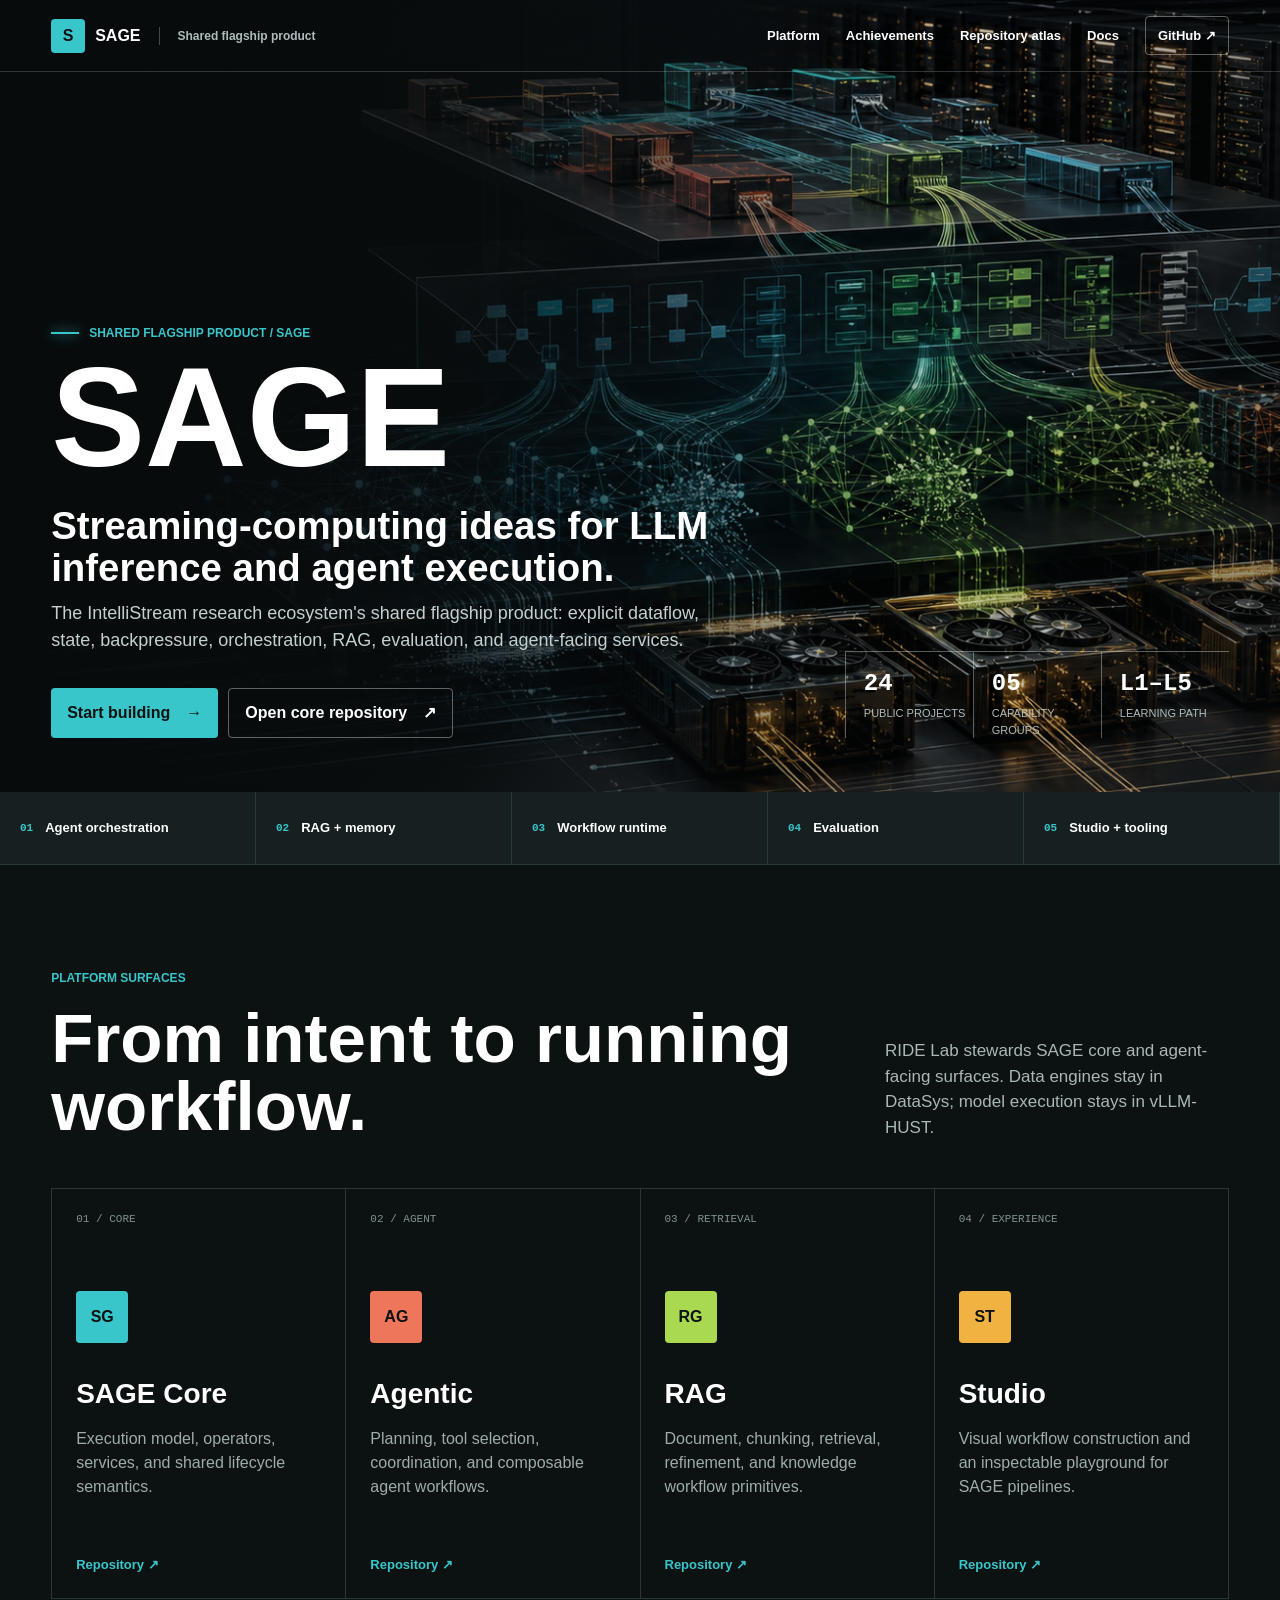
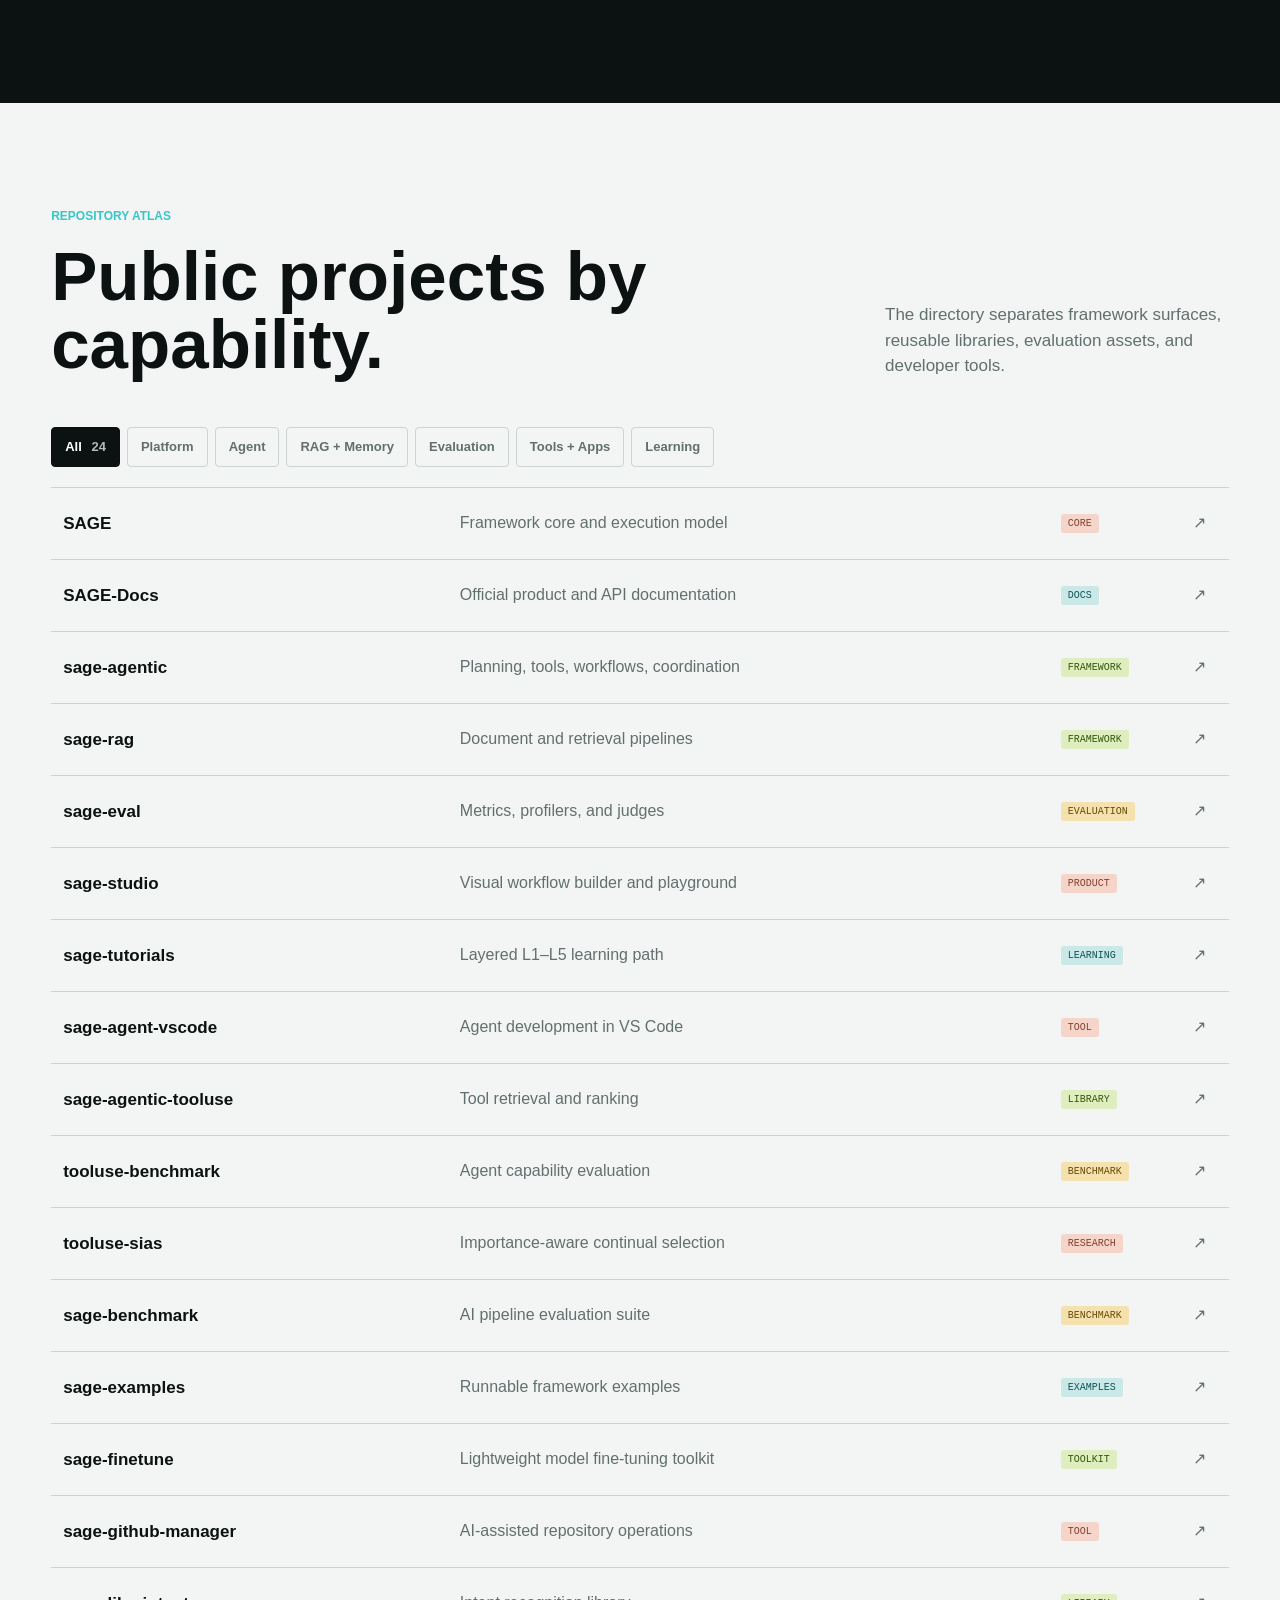
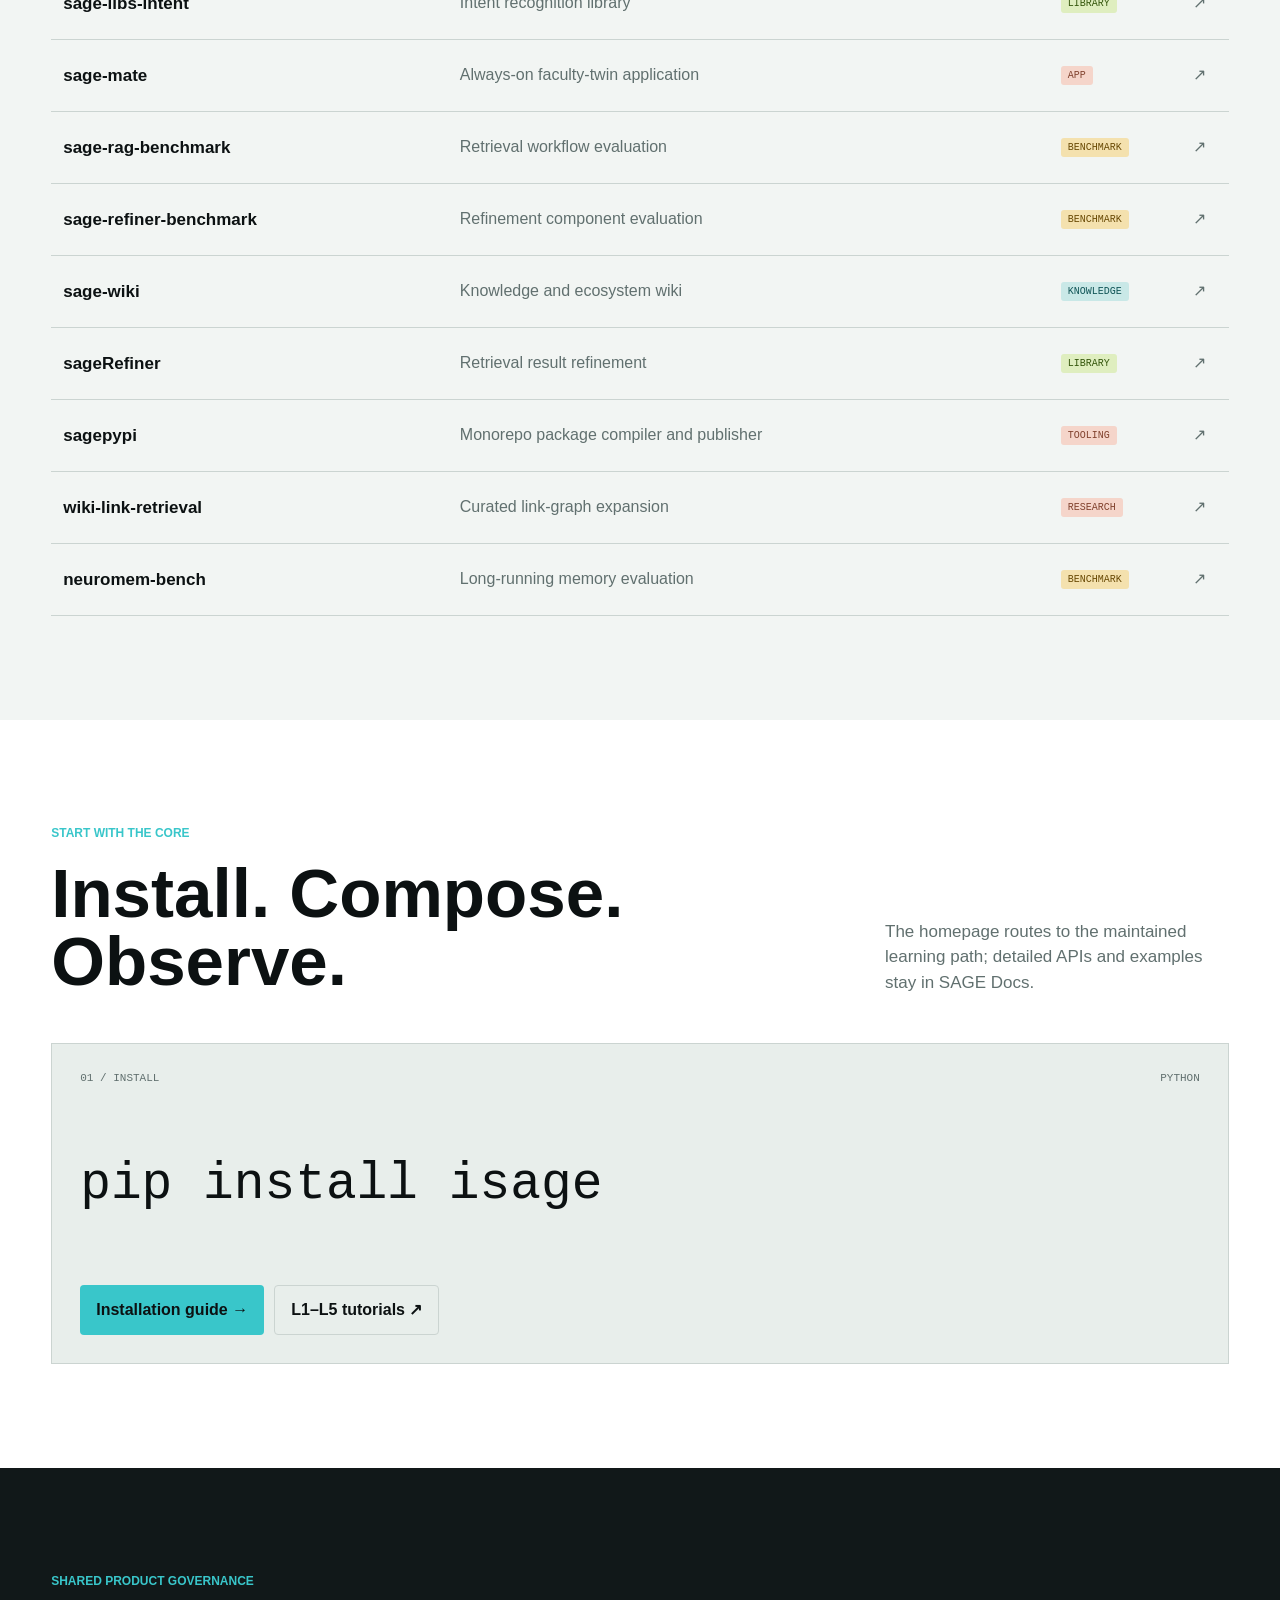
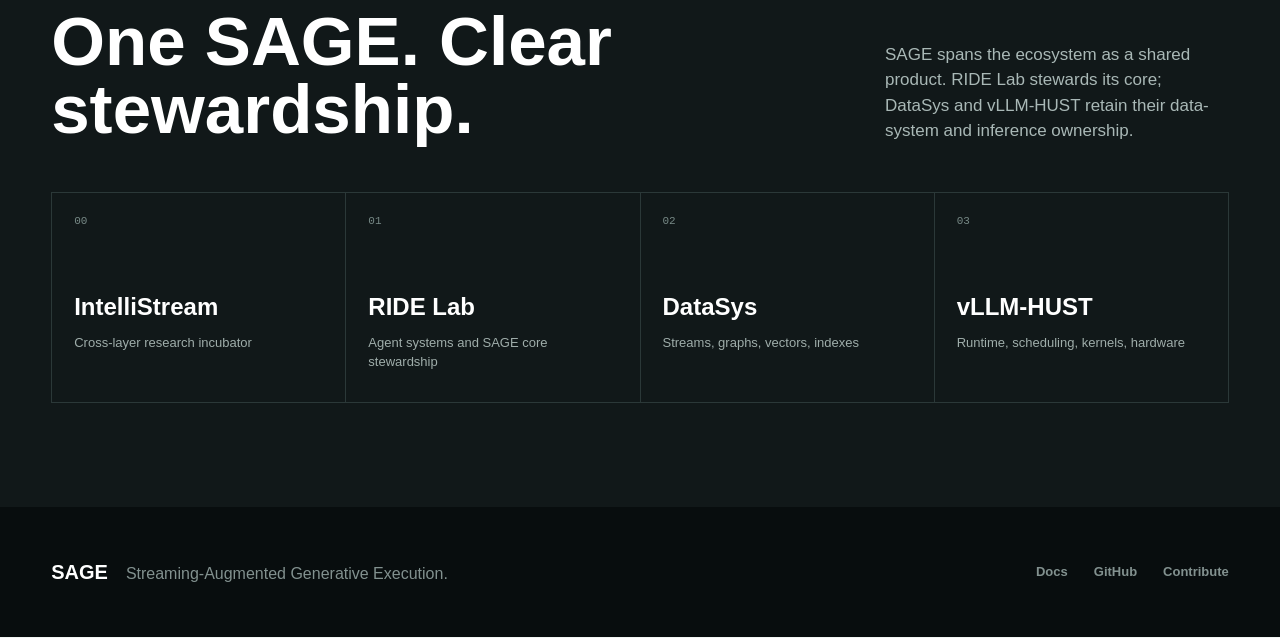
<file: index.html>
<!doctype html>
<html lang="en">
<head>
  <meta charset="utf-8">
  <meta name="viewport" content="width=device-width, initial-scale=1">
  <meta name="description" content="SAGE is the shared Streaming-Augmented Generative Execution product of the IntelliStream research ecosystem.">
  <meta property="og:url" content="https://sage.org.ai/">
  <meta property="og:image" content="https://sage.org.ai/assets/img/ecosystem-infrastructure.png">
  <link rel="canonical" href="https://sage.org.ai/">
  <link rel="icon" href="/assets/img/isage_light.svg">
  <link rel="stylesheet" href="/portal.css">
  <title>SAGE | Streaming-Augmented Generative Execution</title>
</head>
<body class="portal portal-sage">
  <header class="site-header">
    <a class="brand" href="#top" aria-label="SAGE home">
      <span class="brand-mark" aria-hidden="true">S</span>
      <span>SAGE</span>
      <small>Shared flagship product</small>
    </a>
    <nav aria-label="Primary navigation">
      <a href="#platform">Platform</a>
      <a href="/achievements/">Achievements</a>
      <a href="#directory">Repository atlas</a>
      <a href="/getting-started/installation/">Docs</a>
      <a class="nav-action" href="https://github.com/RIDE-Lab">GitHub <span aria-hidden="true">↗</span></a>
    </nav>
  </header>

  <main id="top">
    <section class="hero" aria-labelledby="page-title">
      <img class="hero-media" src="/assets/img/ecosystem-infrastructure.png" alt="" width="1944" height="809">
      <div class="hero-shade"></div>
      <div class="hero-copy">
        <p class="signal"><span></span> Shared flagship product / SAGE</p>
        <h1 id="page-title">SAGE</h1>
        <p class="hero-kicker">Streaming-computing ideas for LLM inference and agent execution.</p>
        <p class="hero-summary">The IntelliStream research ecosystem's shared flagship product: explicit dataflow, state, backpressure, orchestration, RAG, evaluation, and agent-facing services.</p>
        <div class="hero-actions">
          <a class="button button-primary" href="/getting-started/installation/">Start building <span aria-hidden="true">→</span></a>
          <a class="button button-quiet" href="https://github.com/RIDE-Lab/SAGE">Open core repository <span aria-hidden="true">↗</span></a>
        </div>
      </div>
      <dl class="hero-metrics" aria-label="Organization overview">
        <div><dt>24</dt><dd>public projects</dd></div>
        <div><dt>05</dt><dd>capability groups</dd></div>
        <div><dt>L1–L5</dt><dd>learning path</dd></div>
      </dl>
    </section>

    <section class="scope-rail" aria-label="SAGE technical scope">
      <span data-code="01">Agent orchestration</span>
      <span data-code="02">RAG + memory</span>
      <span data-code="03">Workflow runtime</span>
      <span data-code="04">Evaluation</span>
      <span data-code="05">Studio + tooling</span>
    </section>

    <section class="section section-dark" id="platform">
      <div class="section-head">
        <div><p class="eyebrow">Platform surfaces</p><h2>From intent to running workflow.</h2></div>
        <p>RIDE Lab stewards SAGE core and agent-facing surfaces. Data engines stay in DataSys; model execution stays in vLLM-HUST.</p>
      </div>
      <div class="surface-grid">
        <a class="surface" href="https://github.com/RIDE-Lab/SAGE">
          <span class="index">01 / CORE</span><div class="surface-mark">SG</div>
          <h3>SAGE Core</h3><p>Execution model, operators, services, and shared lifecycle semantics.</p><span class="open">Repository ↗</span>
        </a>
        <a class="surface" href="https://github.com/RIDE-Lab/sage-agentic">
          <span class="index">02 / AGENT</span><div class="surface-mark">AG</div>
          <h3>Agentic</h3><p>Planning, tool selection, coordination, and composable agent workflows.</p><span class="open">Repository ↗</span>
        </a>
        <a class="surface" href="https://github.com/RIDE-Lab/sage-rag">
          <span class="index">03 / RETRIEVAL</span><div class="surface-mark">RG</div>
          <h3>RAG</h3><p>Document, chunking, retrieval, refinement, and knowledge workflow primitives.</p><span class="open">Repository ↗</span>
        </a>
        <a class="surface" href="https://github.com/RIDE-Lab/sage-studio">
          <span class="index">04 / EXPERIENCE</span><div class="surface-mark">ST</div>
          <h3>Studio</h3><p>Visual workflow construction and an inspectable playground for SAGE pipelines.</p><span class="open">Repository ↗</span>
        </a>
      </div>
    </section>

    <section class="section directory" id="directory">
      <div class="section-head">
        <div><p class="eyebrow">Repository atlas</p><h2>Public projects by capability.</h2></div>
        <p>The directory separates framework surfaces, reusable libraries, evaluation assets, and developer tools.</p>
      </div>
      <div class="filterbar" role="group" aria-label="Filter repositories">
        <button class="filter active" type="button" data-filter="all" aria-pressed="true">All <span>24</span></button>
        <button class="filter" type="button" data-filter="platform" aria-pressed="false">Platform</button>
        <button class="filter" type="button" data-filter="agent" aria-pressed="false">Agent</button>
        <button class="filter" type="button" data-filter="rag" aria-pressed="false">RAG + Memory</button>
        <button class="filter" type="button" data-filter="evaluation" aria-pressed="false">Evaluation</button>
        <button class="filter" type="button" data-filter="tools" aria-pressed="false">Tools + Apps</button>
        <button class="filter" type="button" data-filter="learning" aria-pressed="false">Learning</button>
      </div>
      <div class="repo-list" aria-live="polite">
        <a class="repo-row" data-categories="platform" href="https://github.com/RIDE-Lab/SAGE"><span class="repo-name">SAGE</span><span class="repo-role">Framework core and execution model</span><span class="tag">core</span><span class="arrow">↗</span></a>
        <a class="repo-row" data-categories="platform learning" href="https://github.com/RIDE-Lab/SAGE-Docs"><span class="repo-name">SAGE-Docs</span><span class="repo-role">Official product and API documentation</span><span class="tag tag-cyan">docs</span><span class="arrow">↗</span></a>
        <a class="repo-row" data-categories="agent platform" href="https://github.com/RIDE-Lab/sage-agentic"><span class="repo-name">sage-agentic</span><span class="repo-role">Planning, tools, workflows, coordination</span><span class="tag tag-green">framework</span><span class="arrow">↗</span></a>
        <a class="repo-row" data-categories="rag platform" href="https://github.com/RIDE-Lab/sage-rag"><span class="repo-name">sage-rag</span><span class="repo-role">Document and retrieval pipelines</span><span class="tag tag-green">framework</span><span class="arrow">↗</span></a>
        <a class="repo-row" data-categories="evaluation platform" href="https://github.com/RIDE-Lab/sage-eval"><span class="repo-name">sage-eval</span><span class="repo-role">Metrics, profilers, and judges</span><span class="tag tag-amber">evaluation</span><span class="arrow">↗</span></a>
        <a class="repo-row" data-categories="tools platform" href="https://github.com/RIDE-Lab/sage-studio"><span class="repo-name">sage-studio</span><span class="repo-role">Visual workflow builder and playground</span><span class="tag tag-coral">product</span><span class="arrow">↗</span></a>
        <a class="repo-row" data-categories="learning" href="https://github.com/RIDE-Lab/sage-tutorials"><span class="repo-name">sage-tutorials</span><span class="repo-role">Layered L1–L5 learning path</span><span class="tag tag-cyan">learning</span><span class="arrow">↗</span></a>
        <a class="repo-row" data-categories="agent tools" href="https://github.com/RIDE-Lab/sage-agent-vscode"><span class="repo-name">sage-agent-vscode</span><span class="repo-role">Agent development in VS Code</span><span class="tag tag-coral">tool</span><span class="arrow">↗</span></a>
        <a class="repo-row" data-categories="agent" href="https://github.com/RIDE-Lab/sage-agentic-tooluse"><span class="repo-name">sage-agentic-tooluse</span><span class="repo-role">Tool retrieval and ranking</span><span class="tag tag-green">library</span><span class="arrow">↗</span></a>
        <a class="repo-row" data-categories="agent evaluation" href="https://github.com/RIDE-Lab/sage-agentic-tooluse-benchmark"><span class="repo-name">tooluse-benchmark</span><span class="repo-role">Agent capability evaluation</span><span class="tag tag-amber">benchmark</span><span class="arrow">↗</span></a>
        <a class="repo-row" data-categories="agent evaluation" href="https://github.com/RIDE-Lab/sage-agentic-tooluse-sias"><span class="repo-name">tooluse-sias</span><span class="repo-role">Importance-aware continual selection</span><span class="tag">research</span><span class="arrow">↗</span></a>
        <a class="repo-row" data-categories="evaluation" href="https://github.com/RIDE-Lab/sage-benchmark"><span class="repo-name">sage-benchmark</span><span class="repo-role">AI pipeline evaluation suite</span><span class="tag tag-amber">benchmark</span><span class="arrow">↗</span></a>
        <a class="repo-row" data-categories="learning platform" href="https://github.com/RIDE-Lab/sage-examples"><span class="repo-name">sage-examples</span><span class="repo-role">Runnable framework examples</span><span class="tag tag-cyan">examples</span><span class="arrow">↗</span></a>
        <a class="repo-row" data-categories="tools" href="https://github.com/RIDE-Lab/sage-finetune"><span class="repo-name">sage-finetune</span><span class="repo-role">Lightweight model fine-tuning toolkit</span><span class="tag tag-green">toolkit</span><span class="arrow">↗</span></a>
        <a class="repo-row" data-categories="tools" href="https://github.com/RIDE-Lab/sage-github-manager"><span class="repo-name">sage-github-manager</span><span class="repo-role">AI-assisted repository operations</span><span class="tag tag-coral">tool</span><span class="arrow">↗</span></a>
        <a class="repo-row" data-categories="agent" href="https://github.com/RIDE-Lab/sage-libs-intent"><span class="repo-name">sage-libs-intent</span><span class="repo-role">Intent recognition library</span><span class="tag tag-green">library</span><span class="arrow">↗</span></a>
        <a class="repo-row" data-categories="tools agent" href="https://github.com/RIDE-Lab/sage-mate"><span class="repo-name">sage-mate</span><span class="repo-role">Always-on faculty-twin application</span><span class="tag tag-coral">app</span><span class="arrow">↗</span></a>
        <a class="repo-row" data-categories="rag evaluation" href="https://github.com/RIDE-Lab/sage-rag-benchmark"><span class="repo-name">sage-rag-benchmark</span><span class="repo-role">Retrieval workflow evaluation</span><span class="tag tag-amber">benchmark</span><span class="arrow">↗</span></a>
        <a class="repo-row" data-categories="rag evaluation" href="https://github.com/RIDE-Lab/sage-refiner-benchmark"><span class="repo-name">sage-refiner-benchmark</span><span class="repo-role">Refinement component evaluation</span><span class="tag tag-amber">benchmark</span><span class="arrow">↗</span></a>
        <a class="repo-row" data-categories="rag learning" href="https://github.com/RIDE-Lab/sage-wiki"><span class="repo-name">sage-wiki</span><span class="repo-role">Knowledge and ecosystem wiki</span><span class="tag tag-cyan">knowledge</span><span class="arrow">↗</span></a>
        <a class="repo-row" data-categories="rag" href="https://github.com/RIDE-Lab/sageRefiner"><span class="repo-name">sageRefiner</span><span class="repo-role">Retrieval result refinement</span><span class="tag tag-green">library</span><span class="arrow">↗</span></a>
        <a class="repo-row" data-categories="tools" href="https://github.com/RIDE-Lab/sagepypi"><span class="repo-name">sagepypi</span><span class="repo-role">Monorepo package compiler and publisher</span><span class="tag tag-coral">tooling</span><span class="arrow">↗</span></a>
        <a class="repo-row" data-categories="rag" href="https://github.com/RIDE-Lab/wiki-link-retrieval"><span class="repo-name">wiki-link-retrieval</span><span class="repo-role">Curated link-graph expansion</span><span class="tag">research</span><span class="arrow">↗</span></a>
        <a class="repo-row" data-categories="rag evaluation" href="https://github.com/RIDE-Lab/neuromem-bench"><span class="repo-name">neuromem-bench</span><span class="repo-role">Long-running memory evaluation</span><span class="tag tag-amber">benchmark</span><span class="arrow">↗</span></a>
      </div>
    </section>

    <section class="section quickstart" id="quickstart">
      <div class="section-head">
        <div><p class="eyebrow">Start with the core</p><h2>Install. Compose. Observe.</h2></div>
        <p>The homepage routes to the maintained learning path; detailed APIs and examples stay in SAGE Docs.</p>
      </div>
      <div class="command-shell">
        <div class="command-meta"><span>01 / INSTALL</span><span>PYTHON</span></div>
        <pre><code>pip install isage</code></pre>
        <div class="command-actions">
          <a class="button button-primary" href="/getting-started/installation/">Installation guide →</a>
          <a class="button button-line" href="https://github.com/RIDE-Lab/sage-tutorials">L1–L5 tutorials ↗</a>
        </div>
      </div>
    </section>

    <section class="section ecosystem" id="ecosystem">
      <div class="section-head">
        <div><p class="eyebrow">Shared product governance</p><h2>One SAGE. Clear stewardship.</h2></div>
        <p>SAGE spans the ecosystem as a shared product. RIDE Lab stewards its core; DataSys and vLLM-HUST retain their data-system and inference ownership.</p>
      </div>
      <div class="architecture">
        <a href="https://lab.sage.org.ai/"><span>00</span><strong>IntelliStream</strong><small>Cross-layer research incubator</small></a>
        <a href="https://ride-lab.github.io/"><span>01</span><strong>RIDE Lab</strong><small>Agent systems and SAGE core stewardship</small></a>
        <a href="https://datasys.sage.org.ai/"><span>02</span><strong>DataSys</strong><small>Streams, graphs, vectors, indexes</small></a>
        <a href="https://vllm-hust.sage.org.ai/"><span>03</span><strong>vLLM-HUST</strong><small>Runtime, scheduling, kernels, hardware</small></a>
      </div>
    </section>
  </main>

  <footer>
    <div><strong>SAGE</strong><span>Streaming-Augmented Generative Execution.</span></div>
    <nav aria-label="Footer navigation"><a href="/getting-started/installation/">Docs</a><a href="https://github.com/RIDE-Lab">GitHub</a><a href="https://github.com/RIDE-Lab/.github/blob/main/CONTRIBUTING.md">Contribute</a></nav>
  </footer>
  <script src="/portal.js"></script>
</body>
</html>
</file>
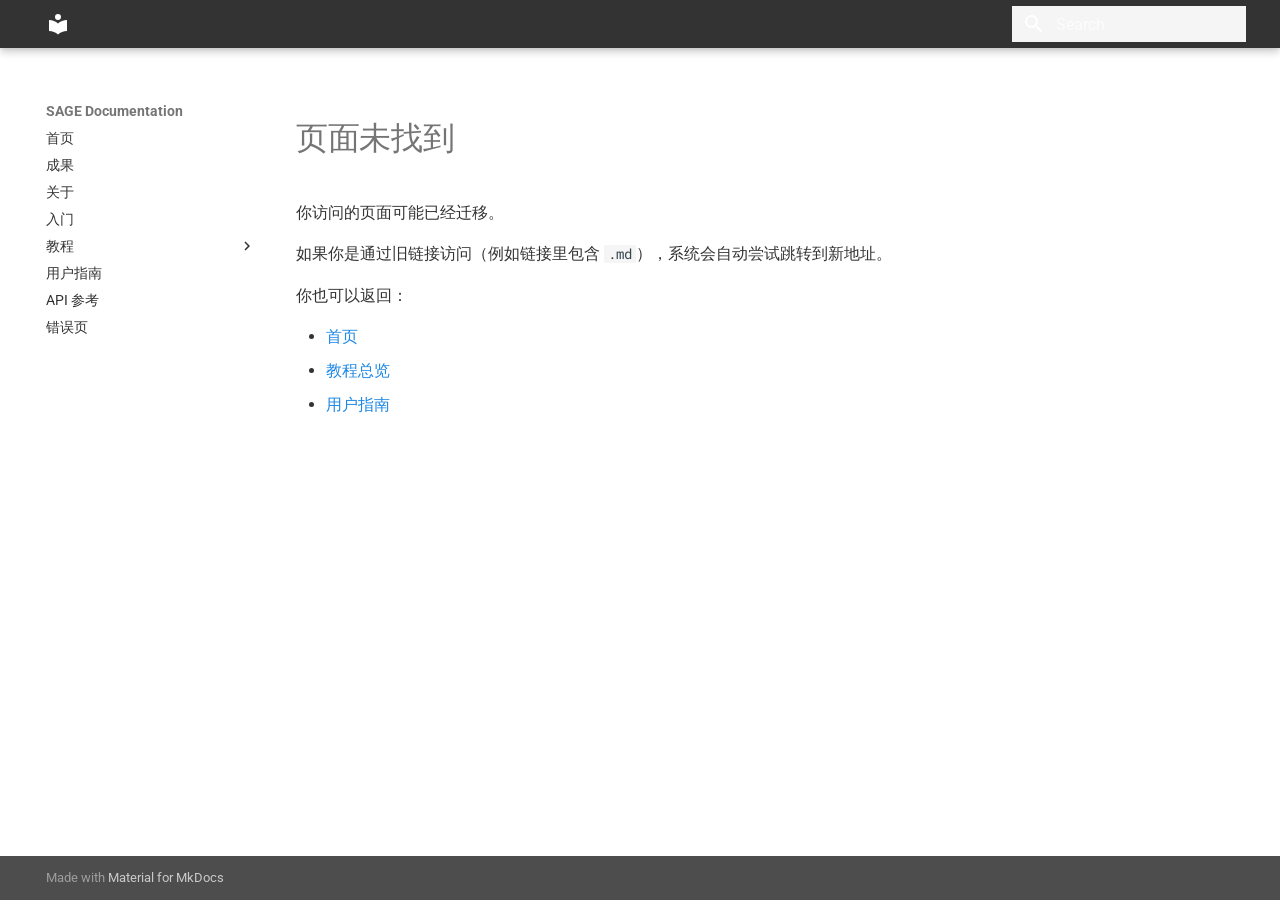
<file: 404/index.html>
<!doctype html>
<html lang="en" class="no-js">
  <head>
    
      <meta charset="utf-8">
      <meta name="viewport" content="width=device-width,initial-scale=1">
      
        <meta name="description" content="SAGE - Streaming-Augmented Generative Execution">
      
      
        <meta name="author" content="IntelliStream research ecosystem">
      
      
        <link rel="canonical" href="https://sage.org.ai/404/">
      
      
        <link rel="prev" href="../api-reference/">
      
      
      
        
      
      
      <link rel="icon" href="../assets/images/favicon.png">
      <meta name="generator" content="mkdocs-1.6.1, mkdocs-material-9.7.7">
    
    
  
    <title>错误页</title>
  

    
      <link rel="stylesheet" href="../assets/stylesheets/main.ec1eaa64.min.css">
      
      


    
    
      
    
    
      
        
        
        <link rel="preconnect" href="https://fonts.gstatic.com" crossorigin>
        <link rel="stylesheet" href="https://fonts.googleapis.com/css?family=Roboto:300,300i,400,400i,700,700i%7CRoboto+Mono:400,400i,700,700i&display=fallback">
        <style>:root{--md-text-font:"Roboto";--md-code-font:"Roboto Mono"}</style>
      
    
    
    <script>__md_scope=new URL("..",location),__md_hash=e=>[...e].reduce(((e,_)=>(e<<5)-e+_.charCodeAt(0)),0),__md_get=(e,_=localStorage,t=__md_scope)=>JSON.parse(_.getItem(t.pathname+"."+e)),__md_set=(e,_,t=localStorage,a=__md_scope)=>{try{t.setItem(a.pathname+"."+e,JSON.stringify(_))}catch(e){}}</script>
    
<!-- Google Tag Manager -->
<script>(function(w,d,s,l,i){w[l]=w[l]||[];w[l].push({'gtm.start':
new Date().getTime(),event:'gtm.js'});var f=d.getElementsByTagName(s)[0],
j=d.createElement(s),dl=l!='dataLayer'?'&l='+l:'';j.async=true;j.src=
'https://www.googletagmanager.com/gtm.js?id='+i+dl;f.parentNode.insertBefore(j,f);
})(window,document,'script','dataLayer','GTM-T35S4S46');</script>
<!-- End Google Tag Manager -->

    
  <!-- pragma: allowlist secret -->
  <meta name="algolia-site-verification" content="165B7E7C89E49946" />
  <style>
    @import url("https://fonts.googleapis.com/css2?family=Public+Sans&display=swap");
    :root {
      --md-primary-fg-color: #333333;
      --md-accent-fg-color: #1E88E5;
      --md-default-bg-color: #FFFFFF;
      --md-default-fg-color: #333333;
      --md-text-font-family: "Public Sans", sans-serif;
    }

    body {
      font-family: var(--md-text-font-family);
      background-color: var(--md-default-bg-color);
      color: var(--md-default-fg-color);
    }

    .md-main {
      background-color: #FFFFFF;
    }

    .md-footer {
      background-color: #F5F5F5;
      color: #666666;
    }

    .md-footer-meta {
      background-color: #4d4d4d;
    }

    .md-typeset a {
      color: #1E88E5;
    }

    .md-typeset a:hover {
      color: #1565C0;
    }

    .md-nav__link--active,
    .md-nav__link:active {
      color: #1E88E5;
    }

    .md-search__input {
      background-color: #F5F5F5;
      color: #333333;
    }

    .md-search__input:hover,
    .md-search__input:focus {
      background-color: #EEEEEE;
    }
    /* Table of contents styles */
    .md-nav--secondary .md-nav__item--active > .md-nav__link {
      font-weight: bold;
      color: var(--md-primary-fg-color);
    }

    .md-nav--secondary .md-nav__item--nested > .md-nav__link {
      font-weight: normal;
      color: var(--md-default-fg-color);
    }

    .md-header__button.md-logo img {
      height: 30px;
      max-height: 30px;
      width: auto;
      vertical-align: middle;
    }

    .md-nav--secondary .md-nav__item--nested > .md-nav__link::before {
      content: "";
      display: inline-block;
      width: 6px;
      height: 6px;
      background-color: var(--md-default-fg-color);
      border-radius: 50%;
      margin-right: 0.5rem;
    }

    [data-md-color-scheme="slate"] {
      --md-default-bg-color: #1E1E1E;
      --md-default-fg-color: #FFFFFF;
      --md-accent-fg-color: #64B5F6;
    }

    [data-md-color-scheme="slate"] .md-main {
      background-color: #1E1E1E;
    }

    [data-md-color-scheme="slate"] .navbar {
      background-color: #1E1E1E;
      color: #FFFFFF;
      box-shadow: none;
    }

    [data-md-color-scheme="slate"] .md-footer {
      background-color: #1E1E1E;
      color: #BDBDBD;
    }

    [data-md-color-scheme="slate"] .md-header {
      background-color: #1E1E1E;
      color: #BDBDBD;
    }

    [data-md-color-scheme="slate"] .md-tabs {
      background-color: #1E1E1E;
      color: #BDBDBD;
    }

    [data-md-color-scheme="slate"] .md-search__input {
      background-color: #F5F5F5;
      color: #333333;
    }

    [data-md-color-scheme="slate"] .md-search__icon {
      color: #333333;
    }

    [data-md-color-scheme="slate"] .md-search__input::placeholder {
      color: #333333;
    }

    [data-md-color-scheme="slate"] .md-footer-meta {
      background-color: #4d4d4d;
    }

    [data-md-color-scheme="slate"] .md-typeset a {
      color: #64B5F6;
    }

    [data-md-color-scheme="slate"] .md-typeset a:hover {
      color: #90CAF9;
    }

    .notebook-links {
      display: flex;
      justify-content: flex-end;
      margin-bottom: 1rem;
    }
    .notebook-links .md-content__button {
      margin-left: 0.5rem;
    }

    [data-md-color-scheme=default] .logo-dark {
      display: none !important;
    }

    [data-md-color-scheme=slate] .logo-light {
      display: none !important;
    }

    .jupyter-wrapper .jp-CodeCell .jp-Cell-inputWrapper .jp-InputPrompt.jp-InputArea-prompt {
      display: none !important;
    }

    .jupyter-wrapper .jp-Notebook .jp-Cell .jp-OutputPrompt {
      display: none !important;
    }

    .md-banner {
      background-color: #CFC9FA;
      color: #000000;
    }

    .md-banner a {
      color: #000000;
      text-decoration: underline;
    }

    .md-banner a:hover {
      color: #000000;
    }

    .md-header__title {
      visibility: hidden;
    }

    /* Dark mode banner styling */
    [data-md-color-scheme="slate"] .md-banner {
      background-color: #CFC9FA; /* Same light purple for both modes */
      color: #000000;
    }

    [data-md-color-scheme="slate"] .md-banner a {
      color: #000000;
    }

    [data-md-color-scheme="slate"] .md-banner a:hover {
      color: #000000;
    }

  </style>

  </head>
  
  
    <body dir="ltr">
  
    
    <input class="md-toggle" data-md-toggle="drawer" type="checkbox" id="__drawer" autocomplete="off">
    <input class="md-toggle" data-md-toggle="search" type="checkbox" id="__search" autocomplete="off">
    <label class="md-overlay" for="__drawer"></label>
    <div data-md-component="skip">
      
        
        <a href="#_1" class="md-skip">
          Skip to content
        </a>
      
    </div>
    <div data-md-component="announce">
      
    </div>
    
    
      

  

<header class="md-header md-header--shadow" data-md-component="header">
  <nav class="md-header__inner md-grid" aria-label="Header">
    <a href=".." title="SAGE Documentation" class="md-header__button md-logo" aria-label="SAGE Documentation" data-md-component="logo">
      
  
  <svg xmlns="http://www.w3.org/2000/svg" viewBox="0 0 24 24"><path d="M12 8a3 3 0 0 0 3-3 3 3 0 0 0-3-3 3 3 0 0 0-3 3 3 3 0 0 0 3 3m0 3.54C9.64 9.35 6.5 8 3 8v11c3.5 0 6.64 1.35 9 3.54 2.36-2.19 5.5-3.54 9-3.54V8c-3.5 0-6.64 1.35-9 3.54"/></svg>

    </a>
    <label class="md-header__button md-icon" for="__drawer">
      
      <svg xmlns="http://www.w3.org/2000/svg" viewBox="0 0 24 24"><path d="M3 6h18v2H3zm0 5h18v2H3zm0 5h18v2H3z"/></svg>
    </label>
    <div class="md-header__title" data-md-component="header-title">
      <div class="md-header__ellipsis">
        <div class="md-header__topic">
          <span class="md-ellipsis">
            SAGE Documentation
          </span>
        </div>
        <div class="md-header__topic" data-md-component="header-topic">
          <span class="md-ellipsis">
            
              错误页
            
          </span>
        </div>
      </div>
    </div>
    
    
      <script>var palette=__md_get("__palette");if(palette&&palette.color){if("(prefers-color-scheme)"===palette.color.media){var media=matchMedia("(prefers-color-scheme: light)"),input=document.querySelector(media.matches?"[data-md-color-media='(prefers-color-scheme: light)']":"[data-md-color-media='(prefers-color-scheme: dark)']");palette.color.media=input.getAttribute("data-md-color-media"),palette.color.scheme=input.getAttribute("data-md-color-scheme"),palette.color.primary=input.getAttribute("data-md-color-primary"),palette.color.accent=input.getAttribute("data-md-color-accent")}for(var[key,value]of Object.entries(palette.color))document.body.setAttribute("data-md-color-"+key,value)}</script>
    
    
    
      
      
        <label class="md-header__button md-icon" for="__search">
          
          <svg xmlns="http://www.w3.org/2000/svg" viewBox="0 0 24 24"><path d="M9.5 3A6.5 6.5 0 0 1 16 9.5c0 1.61-.59 3.09-1.56 4.23l.27.27h.79l5 5-1.5 1.5-5-5v-.79l-.27-.27A6.52 6.52 0 0 1 9.5 16 6.5 6.5 0 0 1 3 9.5 6.5 6.5 0 0 1 9.5 3m0 2C7 5 5 7 5 9.5S7 14 9.5 14 14 12 14 9.5 12 5 9.5 5"/></svg>
        </label>
        <div class="md-search" data-md-component="search" role="dialog">
  <label class="md-search__overlay" for="__search"></label>
  <div class="md-search__inner" role="search">
    <form class="md-search__form" name="search">
      <input type="text" class="md-search__input" name="query" aria-label="Search" placeholder="Search" autocapitalize="off" autocorrect="off" autocomplete="off" spellcheck="false" data-md-component="search-query" required>
      <label class="md-search__icon md-icon" for="__search">
        
        <svg xmlns="http://www.w3.org/2000/svg" viewBox="0 0 24 24"><path d="M9.5 3A6.5 6.5 0 0 1 16 9.5c0 1.61-.59 3.09-1.56 4.23l.27.27h.79l5 5-1.5 1.5-5-5v-.79l-.27-.27A6.52 6.52 0 0 1 9.5 16 6.5 6.5 0 0 1 3 9.5 6.5 6.5 0 0 1 9.5 3m0 2C7 5 5 7 5 9.5S7 14 9.5 14 14 12 14 9.5 12 5 9.5 5"/></svg>
        
        <svg xmlns="http://www.w3.org/2000/svg" viewBox="0 0 24 24"><path d="M20 11v2H8l5.5 5.5-1.42 1.42L4.16 12l7.92-7.92L13.5 5.5 8 11z"/></svg>
      </label>
      <nav class="md-search__options" aria-label="Search">
        
        <button type="reset" class="md-search__icon md-icon" title="Clear" aria-label="Clear" tabindex="-1">
          
          <svg xmlns="http://www.w3.org/2000/svg" viewBox="0 0 24 24"><path d="M19 6.41 17.59 5 12 10.59 6.41 5 5 6.41 10.59 12 5 17.59 6.41 19 12 13.41 17.59 19 19 17.59 13.41 12z"/></svg>
        </button>
      </nav>
      
    </form>
    <div class="md-search__output">
      <div class="md-search__scrollwrap" tabindex="0" data-md-scrollfix>
        <div class="md-search-result" data-md-component="search-result">
          <div class="md-search-result__meta">
            Initializing search
          </div>
          <ol class="md-search-result__list" role="presentation"></ol>
        </div>
      </div>
    </div>
  </div>
</div>
      
    
    
  </nav>
  
</header>
    
    <div class="md-container" data-md-component="container">
      
      
        
          
        
      
      <main class="md-main" data-md-component="main">
        <div class="md-main__inner md-grid">
          
            
              
              <div class="md-sidebar md-sidebar--primary" data-md-component="sidebar" data-md-type="navigation" >
                <div class="md-sidebar__scrollwrap">
                  <div class="md-sidebar__inner">
                    



<nav class="md-nav md-nav--primary" aria-label="Navigation" data-md-level="0">
  <label class="md-nav__title" for="__drawer">
    <a href=".." title="SAGE Documentation" class="md-nav__button md-logo" aria-label="SAGE Documentation" data-md-component="logo">
      
  
  <svg xmlns="http://www.w3.org/2000/svg" viewBox="0 0 24 24"><path d="M12 8a3 3 0 0 0 3-3 3 3 0 0 0-3-3 3 3 0 0 0-3 3 3 3 0 0 0 3 3m0 3.54C9.64 9.35 6.5 8 3 8v11c3.5 0 6.64 1.35 9 3.54 2.36-2.19 5.5-3.54 9-3.54V8c-3.5 0-6.64 1.35-9 3.54"/></svg>

    </a>
    SAGE Documentation
  </label>
  
  <ul class="md-nav__list" data-md-scrollfix>
    
      
      
  
  
  
  
    <li class="md-nav__item">
      <a href=".." class="md-nav__link">
        
  
  
  <span class="md-ellipsis">
    
  
    首页
  

    
  </span>
  
  

      </a>
    </li>
  

    
      
      
  
  
  
  
    <li class="md-nav__item">
      <a href="../achievements/" class="md-nav__link">
        
  
  
  <span class="md-ellipsis">
    
  
    成果
  

    
  </span>
  
  

      </a>
    </li>
  

    
      
      
  
  
  
  
    <li class="md-nav__item">
      <a href="../about/" class="md-nav__link">
        
  
  
  <span class="md-ellipsis">
    
  
    关于
  

    
  </span>
  
  

      </a>
    </li>
  

    
      
      
  
  
  
  
    <li class="md-nav__item">
      <a href="../getting-started/" class="md-nav__link">
        
  
  
  <span class="md-ellipsis">
    
  
    入门
  

    
  </span>
  
  

      </a>
    </li>
  

    
      
      
  
  
  
  
    
    
    
    
    
    <li class="md-nav__item md-nav__item--nested">
      
        
        
        <input class="md-nav__toggle md-toggle " type="checkbox" id="__nav_5" >
        
          
          <label class="md-nav__link" for="__nav_5" id="__nav_5_label" tabindex="0">
            
  
  
  <span class="md-ellipsis">
    
  
    教程
  

    
  </span>
  
  

            <span class="md-nav__icon md-icon"></span>
          </label>
        
        <nav class="md-nav" data-md-level="1" aria-labelledby="__nav_5_label" aria-expanded="false">
          <label class="md-nav__title" for="__nav_5">
            <span class="md-nav__icon md-icon"></span>
            
  
    教程
  

          </label>
          <ul class="md-nav__list" data-md-scrollfix>
            
              
                
  
  
  
  
    <li class="md-nav__item">
      <a href="../tutorials/" class="md-nav__link">
        
  
  
  <span class="md-ellipsis">
    
  
    教程总览
  

    
  </span>
  
  

      </a>
    </li>
  

              
            
              
                
  
  
  
  
    <li class="md-nav__item">
      <a href="../tutorials/basic/streaming-101/" class="md-nav__link">
        
  
  
  <span class="md-ellipsis">
    
  
    基础教程
  

    
  </span>
  
  

      </a>
    </li>
  

              
            
              
                
  
  
  
  
    <li class="md-nav__item">
      <a href="../tutorials/advanced/" class="md-nav__link">
        
  
  
  <span class="md-ellipsis">
    
  
    高级教程
  

    
  </span>
  
  

      </a>
    </li>
  

              
            
          </ul>
        </nav>
      
    </li>
  

    
      
      
  
  
  
  
    <li class="md-nav__item">
      <a href="../guides/" class="md-nav__link">
        
  
  
  <span class="md-ellipsis">
    
  
    用户指南
  

    
  </span>
  
  

      </a>
    </li>
  

    
      
      
  
  
  
  
    <li class="md-nav__item">
      <a href="../api-reference/" class="md-nav__link">
        
  
  
  <span class="md-ellipsis">
    
  
    API 参考
  

    
  </span>
  
  

      </a>
    </li>
  

    
      
      
  
  
    
  
  
  
    <li class="md-nav__item md-nav__item--active">
      
      <input class="md-nav__toggle md-toggle" type="checkbox" id="__toc">
      
      
        
      
      
      <a href="./" class="md-nav__link md-nav__link--active">
        
  
  
  <span class="md-ellipsis">
    
  
    错误页
  

    
  </span>
  
  

      </a>
      
    </li>
  

    
  </ul>
</nav>
                  </div>
                </div>
              </div>
            
            
              
              <div class="md-sidebar md-sidebar--secondary" data-md-component="sidebar" data-md-type="toc" >
                <div class="md-sidebar__scrollwrap">
                  <div class="md-sidebar__inner">
                    

<nav class="md-nav md-nav--secondary" aria-label="Table of contents">
  
  
  
    
  
  
</nav>
                  </div>
                </div>
              </div>
            
          
          
            <div class="md-content" data-md-component="content">
              
              <article class="md-content__inner md-typeset">
                
<div class="notebook-links">
  
</div>


                  



<h1 id="_1">页面未找到</h1>
<p>你访问的页面可能已经迁移。</p>
<p>如果你是通过旧链接访问（例如链接里包含 <code>.md</code>），系统会自动尝试跳转到新地址。</p>
<script>
(function () {
  var path = window.location.pathname || "";

  // 1) 兼容旧式 markdown 链接：/a/b/index.md -> /a/b/
  if (path.endsWith('/index.md')) {
    var target = path.replace(/\/index\.md$/, '/');
    window.location.replace(target + window.location.search + window.location.hash);
    return;
  }

  // 2) 兼容其他 markdown 链接：/a/b/page.md -> /a/b/page/
  if (path.endsWith('.md')) {
    var target2 = path.replace(/\.md$/, '/');
    window.location.replace(target2 + window.location.search + window.location.hash);
    return;
  }
})();
</script>

<p>你也可以返回：</p>
<ul>
<li><a href="../">首页</a></li>
<li><a href="../tutorials/">教程总览</a></li>
<li><a href="../guides/">用户指南</a></li>
</ul>












                

              </article>
            </div>
          
          
<script>var target=document.getElementById(location.hash.slice(1));target&&target.name&&(target.checked=target.name.startsWith("__tabbed_"))</script>
        </div>
        
      </main>
      
        <footer class="md-footer">
  
  <div class="md-footer-meta md-typeset">
    <div class="md-footer-meta__inner md-grid">
      <div class="md-copyright">
  
  
    Made with
    <a href="https://squidfunk.github.io/mkdocs-material/" target="_blank" rel="noopener">
      Material for MkDocs
    </a>
  
</div>
      
    </div>
  </div>
</footer>
      
    </div>
    <div class="md-dialog" data-md-component="dialog">
      <div class="md-dialog__inner md-typeset"></div>
    </div>
    
    
    
      
      
      <script id="__config" type="application/json">{"annotate": null, "base": "..", "features": [], "search": "../assets/javascripts/workers/search.2c215733.min.js", "tags": null, "translations": {"clipboard.copied": "Copied to clipboard", "clipboard.copy": "Copy to clipboard", "search.result.more.one": "1 more on this page", "search.result.more.other": "# more on this page", "search.result.none": "No matching documents", "search.result.one": "1 matching document", "search.result.other": "# matching documents", "search.result.placeholder": "Type to start searching", "search.result.term.missing": "Missing", "select.version": "Select version"}, "version": null}</script>
    
    
      <script src="../assets/javascripts/bundle.d7400e89.min.js"></script>
      
    
  </body>
</html>
</file>
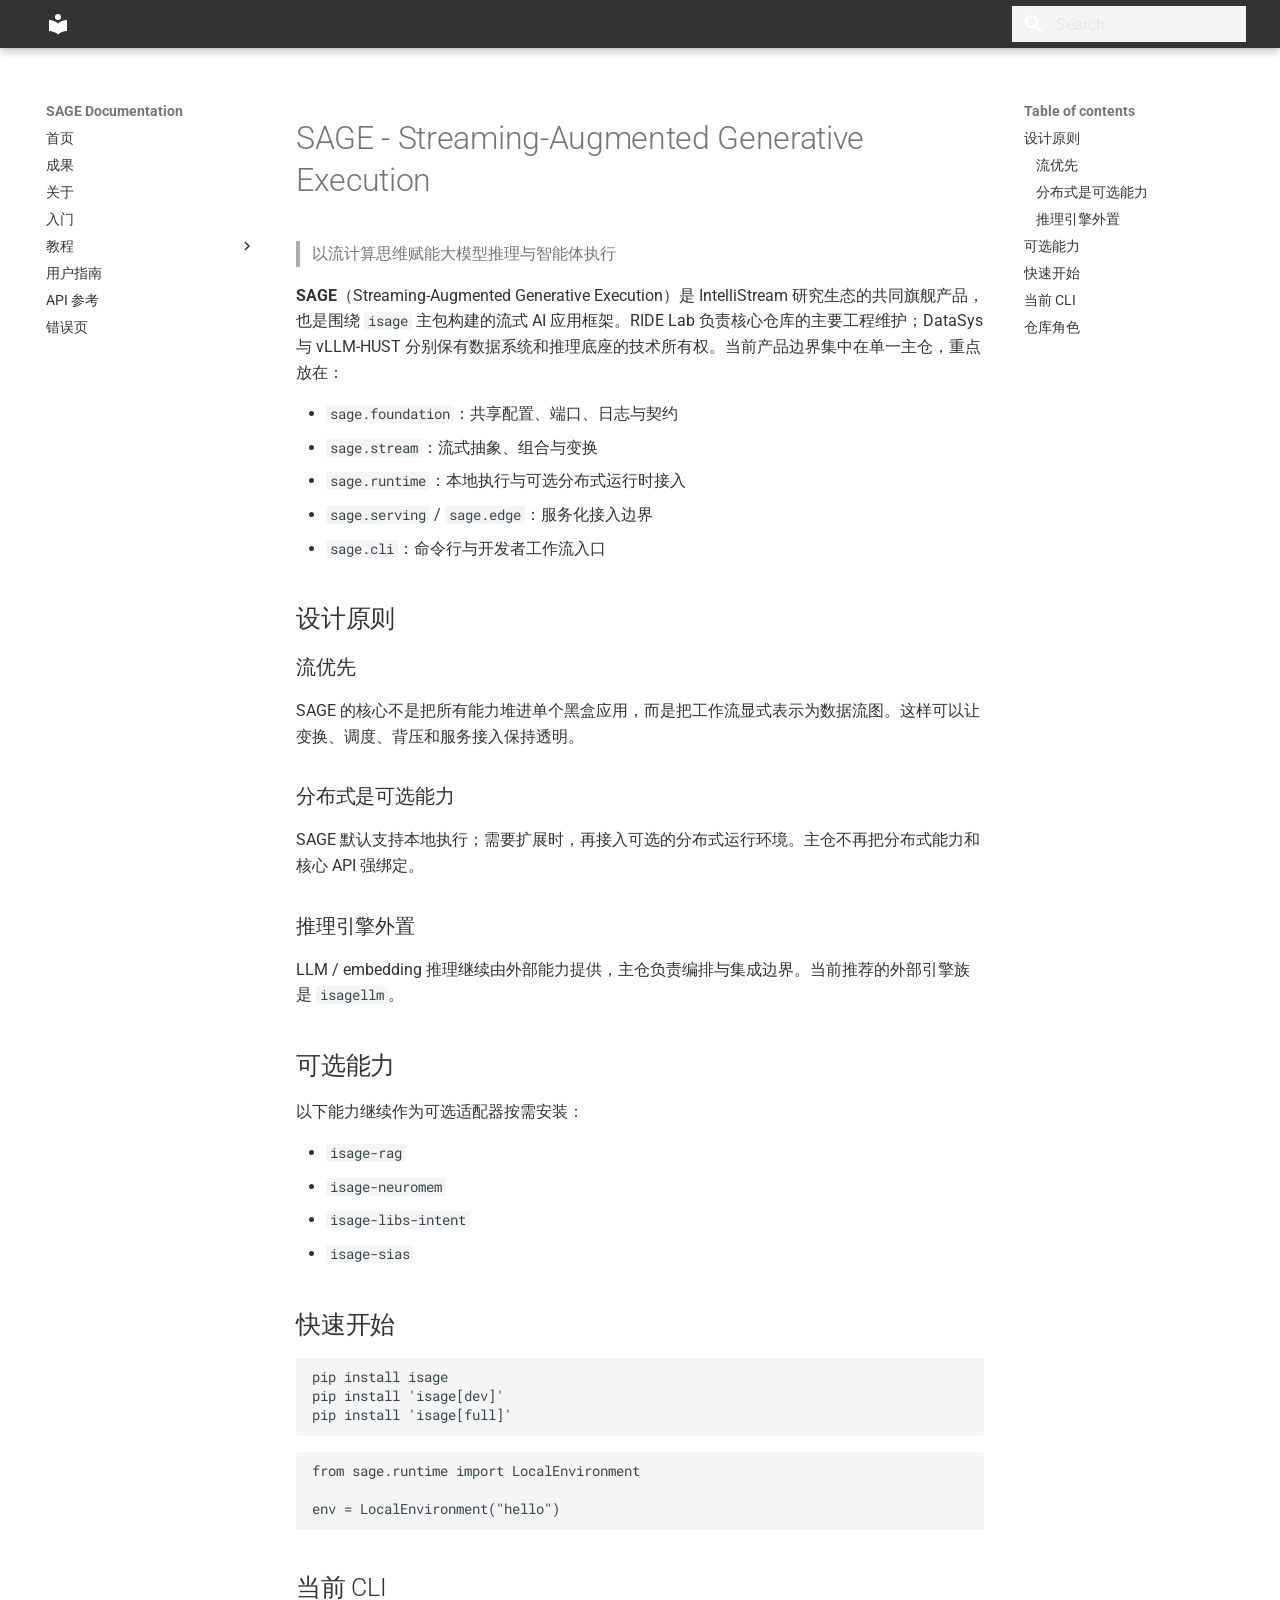
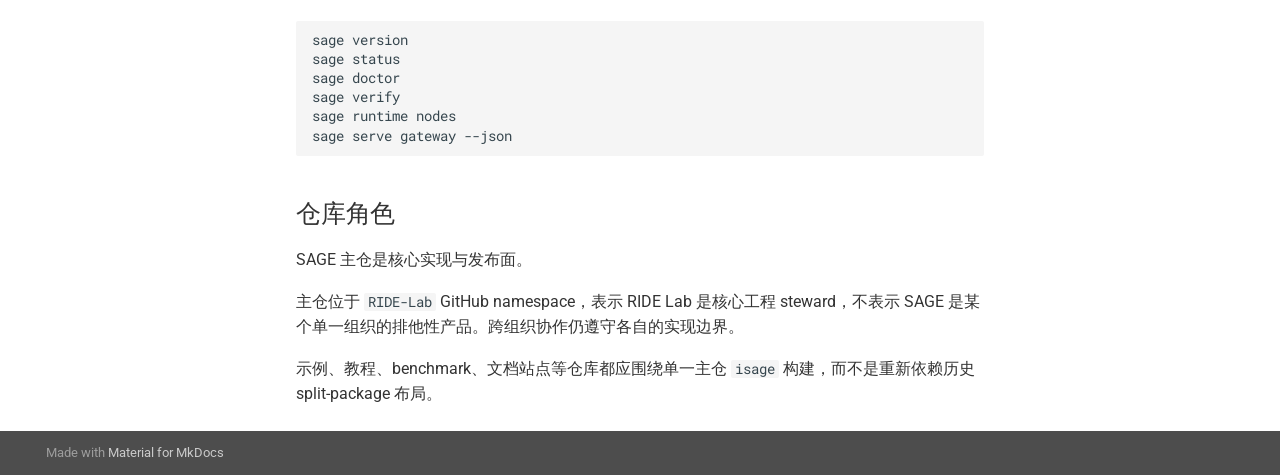
<file: about/index.html>
<!doctype html>
<html lang="en" class="no-js">
  <head>
    
      <meta charset="utf-8">
      <meta name="viewport" content="width=device-width,initial-scale=1">
      
        <meta name="description" content="SAGE - Streaming-Augmented Generative Execution">
      
      
        <meta name="author" content="IntelliStream research ecosystem">
      
      
        <link rel="canonical" href="https://sage.org.ai/about/">
      
      
        <link rel="prev" href="../achievements/">
      
      
        <link rel="next" href="../getting-started/">
      
      
        
      
      
      <link rel="icon" href="../assets/images/favicon.png">
      <meta name="generator" content="mkdocs-1.6.1, mkdocs-material-9.7.7">
    
    
  
    <title>关于</title>
  

    
      <link rel="stylesheet" href="../assets/stylesheets/main.ec1eaa64.min.css">
      
      


    
    
      
    
    
      
        
        
        <link rel="preconnect" href="https://fonts.gstatic.com" crossorigin>
        <link rel="stylesheet" href="https://fonts.googleapis.com/css?family=Roboto:300,300i,400,400i,700,700i%7CRoboto+Mono:400,400i,700,700i&display=fallback">
        <style>:root{--md-text-font:"Roboto";--md-code-font:"Roboto Mono"}</style>
      
    
    
    <script>__md_scope=new URL("..",location),__md_hash=e=>[...e].reduce(((e,_)=>(e<<5)-e+_.charCodeAt(0)),0),__md_get=(e,_=localStorage,t=__md_scope)=>JSON.parse(_.getItem(t.pathname+"."+e)),__md_set=(e,_,t=localStorage,a=__md_scope)=>{try{t.setItem(a.pathname+"."+e,JSON.stringify(_))}catch(e){}}</script>
    
<!-- Google Tag Manager -->
<script>(function(w,d,s,l,i){w[l]=w[l]||[];w[l].push({'gtm.start':
new Date().getTime(),event:'gtm.js'});var f=d.getElementsByTagName(s)[0],
j=d.createElement(s),dl=l!='dataLayer'?'&l='+l:'';j.async=true;j.src=
'https://www.googletagmanager.com/gtm.js?id='+i+dl;f.parentNode.insertBefore(j,f);
})(window,document,'script','dataLayer','GTM-T35S4S46');</script>
<!-- End Google Tag Manager -->

    
  <!-- pragma: allowlist secret -->
  <meta name="algolia-site-verification" content="165B7E7C89E49946" />
  <style>
    @import url("https://fonts.googleapis.com/css2?family=Public+Sans&display=swap");
    :root {
      --md-primary-fg-color: #333333;
      --md-accent-fg-color: #1E88E5;
      --md-default-bg-color: #FFFFFF;
      --md-default-fg-color: #333333;
      --md-text-font-family: "Public Sans", sans-serif;
    }

    body {
      font-family: var(--md-text-font-family);
      background-color: var(--md-default-bg-color);
      color: var(--md-default-fg-color);
    }

    .md-main {
      background-color: #FFFFFF;
    }

    .md-footer {
      background-color: #F5F5F5;
      color: #666666;
    }

    .md-footer-meta {
      background-color: #4d4d4d;
    }

    .md-typeset a {
      color: #1E88E5;
    }

    .md-typeset a:hover {
      color: #1565C0;
    }

    .md-nav__link--active,
    .md-nav__link:active {
      color: #1E88E5;
    }

    .md-search__input {
      background-color: #F5F5F5;
      color: #333333;
    }

    .md-search__input:hover,
    .md-search__input:focus {
      background-color: #EEEEEE;
    }
    /* Table of contents styles */
    .md-nav--secondary .md-nav__item--active > .md-nav__link {
      font-weight: bold;
      color: var(--md-primary-fg-color);
    }

    .md-nav--secondary .md-nav__item--nested > .md-nav__link {
      font-weight: normal;
      color: var(--md-default-fg-color);
    }

    .md-header__button.md-logo img {
      height: 30px;
      max-height: 30px;
      width: auto;
      vertical-align: middle;
    }

    .md-nav--secondary .md-nav__item--nested > .md-nav__link::before {
      content: "";
      display: inline-block;
      width: 6px;
      height: 6px;
      background-color: var(--md-default-fg-color);
      border-radius: 50%;
      margin-right: 0.5rem;
    }

    [data-md-color-scheme="slate"] {
      --md-default-bg-color: #1E1E1E;
      --md-default-fg-color: #FFFFFF;
      --md-accent-fg-color: #64B5F6;
    }

    [data-md-color-scheme="slate"] .md-main {
      background-color: #1E1E1E;
    }

    [data-md-color-scheme="slate"] .navbar {
      background-color: #1E1E1E;
      color: #FFFFFF;
      box-shadow: none;
    }

    [data-md-color-scheme="slate"] .md-footer {
      background-color: #1E1E1E;
      color: #BDBDBD;
    }

    [data-md-color-scheme="slate"] .md-header {
      background-color: #1E1E1E;
      color: #BDBDBD;
    }

    [data-md-color-scheme="slate"] .md-tabs {
      background-color: #1E1E1E;
      color: #BDBDBD;
    }

    [data-md-color-scheme="slate"] .md-search__input {
      background-color: #F5F5F5;
      color: #333333;
    }

    [data-md-color-scheme="slate"] .md-search__icon {
      color: #333333;
    }

    [data-md-color-scheme="slate"] .md-search__input::placeholder {
      color: #333333;
    }

    [data-md-color-scheme="slate"] .md-footer-meta {
      background-color: #4d4d4d;
    }

    [data-md-color-scheme="slate"] .md-typeset a {
      color: #64B5F6;
    }

    [data-md-color-scheme="slate"] .md-typeset a:hover {
      color: #90CAF9;
    }

    .notebook-links {
      display: flex;
      justify-content: flex-end;
      margin-bottom: 1rem;
    }
    .notebook-links .md-content__button {
      margin-left: 0.5rem;
    }

    [data-md-color-scheme=default] .logo-dark {
      display: none !important;
    }

    [data-md-color-scheme=slate] .logo-light {
      display: none !important;
    }

    .jupyter-wrapper .jp-CodeCell .jp-Cell-inputWrapper .jp-InputPrompt.jp-InputArea-prompt {
      display: none !important;
    }

    .jupyter-wrapper .jp-Notebook .jp-Cell .jp-OutputPrompt {
      display: none !important;
    }

    .md-banner {
      background-color: #CFC9FA;
      color: #000000;
    }

    .md-banner a {
      color: #000000;
      text-decoration: underline;
    }

    .md-banner a:hover {
      color: #000000;
    }

    .md-header__title {
      visibility: hidden;
    }

    /* Dark mode banner styling */
    [data-md-color-scheme="slate"] .md-banner {
      background-color: #CFC9FA; /* Same light purple for both modes */
      color: #000000;
    }

    [data-md-color-scheme="slate"] .md-banner a {
      color: #000000;
    }

    [data-md-color-scheme="slate"] .md-banner a:hover {
      color: #000000;
    }

  </style>

  </head>
  
  
    <body dir="ltr">
  
    
    <input class="md-toggle" data-md-toggle="drawer" type="checkbox" id="__drawer" autocomplete="off">
    <input class="md-toggle" data-md-toggle="search" type="checkbox" id="__search" autocomplete="off">
    <label class="md-overlay" for="__drawer"></label>
    <div data-md-component="skip">
      
        
        <a href="#sage-streaming-augmented-generative-execution" class="md-skip">
          Skip to content
        </a>
      
    </div>
    <div data-md-component="announce">
      
    </div>
    
    
      

  

<header class="md-header md-header--shadow" data-md-component="header">
  <nav class="md-header__inner md-grid" aria-label="Header">
    <a href=".." title="SAGE Documentation" class="md-header__button md-logo" aria-label="SAGE Documentation" data-md-component="logo">
      
  
  <svg xmlns="http://www.w3.org/2000/svg" viewBox="0 0 24 24"><path d="M12 8a3 3 0 0 0 3-3 3 3 0 0 0-3-3 3 3 0 0 0-3 3 3 3 0 0 0 3 3m0 3.54C9.64 9.35 6.5 8 3 8v11c3.5 0 6.64 1.35 9 3.54 2.36-2.19 5.5-3.54 9-3.54V8c-3.5 0-6.64 1.35-9 3.54"/></svg>

    </a>
    <label class="md-header__button md-icon" for="__drawer">
      
      <svg xmlns="http://www.w3.org/2000/svg" viewBox="0 0 24 24"><path d="M3 6h18v2H3zm0 5h18v2H3zm0 5h18v2H3z"/></svg>
    </label>
    <div class="md-header__title" data-md-component="header-title">
      <div class="md-header__ellipsis">
        <div class="md-header__topic">
          <span class="md-ellipsis">
            SAGE Documentation
          </span>
        </div>
        <div class="md-header__topic" data-md-component="header-topic">
          <span class="md-ellipsis">
            
              关于
            
          </span>
        </div>
      </div>
    </div>
    
    
      <script>var palette=__md_get("__palette");if(palette&&palette.color){if("(prefers-color-scheme)"===palette.color.media){var media=matchMedia("(prefers-color-scheme: light)"),input=document.querySelector(media.matches?"[data-md-color-media='(prefers-color-scheme: light)']":"[data-md-color-media='(prefers-color-scheme: dark)']");palette.color.media=input.getAttribute("data-md-color-media"),palette.color.scheme=input.getAttribute("data-md-color-scheme"),palette.color.primary=input.getAttribute("data-md-color-primary"),palette.color.accent=input.getAttribute("data-md-color-accent")}for(var[key,value]of Object.entries(palette.color))document.body.setAttribute("data-md-color-"+key,value)}</script>
    
    
    
      
      
        <label class="md-header__button md-icon" for="__search">
          
          <svg xmlns="http://www.w3.org/2000/svg" viewBox="0 0 24 24"><path d="M9.5 3A6.5 6.5 0 0 1 16 9.5c0 1.61-.59 3.09-1.56 4.23l.27.27h.79l5 5-1.5 1.5-5-5v-.79l-.27-.27A6.52 6.52 0 0 1 9.5 16 6.5 6.5 0 0 1 3 9.5 6.5 6.5 0 0 1 9.5 3m0 2C7 5 5 7 5 9.5S7 14 9.5 14 14 12 14 9.5 12 5 9.5 5"/></svg>
        </label>
        <div class="md-search" data-md-component="search" role="dialog">
  <label class="md-search__overlay" for="__search"></label>
  <div class="md-search__inner" role="search">
    <form class="md-search__form" name="search">
      <input type="text" class="md-search__input" name="query" aria-label="Search" placeholder="Search" autocapitalize="off" autocorrect="off" autocomplete="off" spellcheck="false" data-md-component="search-query" required>
      <label class="md-search__icon md-icon" for="__search">
        
        <svg xmlns="http://www.w3.org/2000/svg" viewBox="0 0 24 24"><path d="M9.5 3A6.5 6.5 0 0 1 16 9.5c0 1.61-.59 3.09-1.56 4.23l.27.27h.79l5 5-1.5 1.5-5-5v-.79l-.27-.27A6.52 6.52 0 0 1 9.5 16 6.5 6.5 0 0 1 3 9.5 6.5 6.5 0 0 1 9.5 3m0 2C7 5 5 7 5 9.5S7 14 9.5 14 14 12 14 9.5 12 5 9.5 5"/></svg>
        
        <svg xmlns="http://www.w3.org/2000/svg" viewBox="0 0 24 24"><path d="M20 11v2H8l5.5 5.5-1.42 1.42L4.16 12l7.92-7.92L13.5 5.5 8 11z"/></svg>
      </label>
      <nav class="md-search__options" aria-label="Search">
        
        <button type="reset" class="md-search__icon md-icon" title="Clear" aria-label="Clear" tabindex="-1">
          
          <svg xmlns="http://www.w3.org/2000/svg" viewBox="0 0 24 24"><path d="M19 6.41 17.59 5 12 10.59 6.41 5 5 6.41 10.59 12 5 17.59 6.41 19 12 13.41 17.59 19 19 17.59 13.41 12z"/></svg>
        </button>
      </nav>
      
    </form>
    <div class="md-search__output">
      <div class="md-search__scrollwrap" tabindex="0" data-md-scrollfix>
        <div class="md-search-result" data-md-component="search-result">
          <div class="md-search-result__meta">
            Initializing search
          </div>
          <ol class="md-search-result__list" role="presentation"></ol>
        </div>
      </div>
    </div>
  </div>
</div>
      
    
    
  </nav>
  
</header>
    
    <div class="md-container" data-md-component="container">
      
      
        
          
        
      
      <main class="md-main" data-md-component="main">
        <div class="md-main__inner md-grid">
          
            
              
              <div class="md-sidebar md-sidebar--primary" data-md-component="sidebar" data-md-type="navigation" >
                <div class="md-sidebar__scrollwrap">
                  <div class="md-sidebar__inner">
                    



<nav class="md-nav md-nav--primary" aria-label="Navigation" data-md-level="0">
  <label class="md-nav__title" for="__drawer">
    <a href=".." title="SAGE Documentation" class="md-nav__button md-logo" aria-label="SAGE Documentation" data-md-component="logo">
      
  
  <svg xmlns="http://www.w3.org/2000/svg" viewBox="0 0 24 24"><path d="M12 8a3 3 0 0 0 3-3 3 3 0 0 0-3-3 3 3 0 0 0-3 3 3 3 0 0 0 3 3m0 3.54C9.64 9.35 6.5 8 3 8v11c3.5 0 6.64 1.35 9 3.54 2.36-2.19 5.5-3.54 9-3.54V8c-3.5 0-6.64 1.35-9 3.54"/></svg>

    </a>
    SAGE Documentation
  </label>
  
  <ul class="md-nav__list" data-md-scrollfix>
    
      
      
  
  
  
  
    <li class="md-nav__item">
      <a href=".." class="md-nav__link">
        
  
  
  <span class="md-ellipsis">
    
  
    首页
  

    
  </span>
  
  

      </a>
    </li>
  

    
      
      
  
  
  
  
    <li class="md-nav__item">
      <a href="../achievements/" class="md-nav__link">
        
  
  
  <span class="md-ellipsis">
    
  
    成果
  

    
  </span>
  
  

      </a>
    </li>
  

    
      
      
  
  
    
  
  
  
    <li class="md-nav__item md-nav__item--active">
      
      <input class="md-nav__toggle md-toggle" type="checkbox" id="__toc">
      
      
        
      
      
        <label class="md-nav__link md-nav__link--active" for="__toc">
          
  
  
  <span class="md-ellipsis">
    
  
    关于
  

    
  </span>
  
  

          <span class="md-nav__icon md-icon"></span>
        </label>
      
      <a href="./" class="md-nav__link md-nav__link--active">
        
  
  
  <span class="md-ellipsis">
    
  
    关于
  

    
  </span>
  
  

      </a>
      
        

<nav class="md-nav md-nav--secondary" aria-label="Table of contents">
  
  
  
    
  
  
    <label class="md-nav__title" for="__toc">
      <span class="md-nav__icon md-icon"></span>
      Table of contents
    </label>
    <ul class="md-nav__list" data-md-component="toc" data-md-scrollfix>
      
        <li class="md-nav__item">
  <a href="#_1" class="md-nav__link">
    <span class="md-ellipsis">
      
        设计原则
      
    </span>
  </a>
  
    <nav class="md-nav" aria-label="设计原则">
      <ul class="md-nav__list">
        
          <li class="md-nav__item">
  <a href="#_2" class="md-nav__link">
    <span class="md-ellipsis">
      
        流优先
      
    </span>
  </a>
  
</li>
        
          <li class="md-nav__item">
  <a href="#_3" class="md-nav__link">
    <span class="md-ellipsis">
      
        分布式是可选能力
      
    </span>
  </a>
  
</li>
        
          <li class="md-nav__item">
  <a href="#_4" class="md-nav__link">
    <span class="md-ellipsis">
      
        推理引擎外置
      
    </span>
  </a>
  
</li>
        
      </ul>
    </nav>
  
</li>
      
        <li class="md-nav__item">
  <a href="#_5" class="md-nav__link">
    <span class="md-ellipsis">
      
        可选能力
      
    </span>
  </a>
  
</li>
      
        <li class="md-nav__item">
  <a href="#_6" class="md-nav__link">
    <span class="md-ellipsis">
      
        快速开始
      
    </span>
  </a>
  
</li>
      
        <li class="md-nav__item">
  <a href="#cli" class="md-nav__link">
    <span class="md-ellipsis">
      
        当前 CLI
      
    </span>
  </a>
  
</li>
      
        <li class="md-nav__item">
  <a href="#_7" class="md-nav__link">
    <span class="md-ellipsis">
      
        仓库角色
      
    </span>
  </a>
  
</li>
      
    </ul>
  
</nav>
      
    </li>
  

    
      
      
  
  
  
  
    <li class="md-nav__item">
      <a href="../getting-started/" class="md-nav__link">
        
  
  
  <span class="md-ellipsis">
    
  
    入门
  

    
  </span>
  
  

      </a>
    </li>
  

    
      
      
  
  
  
  
    
    
    
    
    
    <li class="md-nav__item md-nav__item--nested">
      
        
        
        <input class="md-nav__toggle md-toggle " type="checkbox" id="__nav_5" >
        
          
          <label class="md-nav__link" for="__nav_5" id="__nav_5_label" tabindex="0">
            
  
  
  <span class="md-ellipsis">
    
  
    教程
  

    
  </span>
  
  

            <span class="md-nav__icon md-icon"></span>
          </label>
        
        <nav class="md-nav" data-md-level="1" aria-labelledby="__nav_5_label" aria-expanded="false">
          <label class="md-nav__title" for="__nav_5">
            <span class="md-nav__icon md-icon"></span>
            
  
    教程
  

          </label>
          <ul class="md-nav__list" data-md-scrollfix>
            
              
                
  
  
  
  
    <li class="md-nav__item">
      <a href="../tutorials/" class="md-nav__link">
        
  
  
  <span class="md-ellipsis">
    
  
    教程总览
  

    
  </span>
  
  

      </a>
    </li>
  

              
            
              
                
  
  
  
  
    <li class="md-nav__item">
      <a href="../tutorials/basic/streaming-101/" class="md-nav__link">
        
  
  
  <span class="md-ellipsis">
    
  
    基础教程
  

    
  </span>
  
  

      </a>
    </li>
  

              
            
              
                
  
  
  
  
    <li class="md-nav__item">
      <a href="../tutorials/advanced/" class="md-nav__link">
        
  
  
  <span class="md-ellipsis">
    
  
    高级教程
  

    
  </span>
  
  

      </a>
    </li>
  

              
            
          </ul>
        </nav>
      
    </li>
  

    
      
      
  
  
  
  
    <li class="md-nav__item">
      <a href="../guides/" class="md-nav__link">
        
  
  
  <span class="md-ellipsis">
    
  
    用户指南
  

    
  </span>
  
  

      </a>
    </li>
  

    
      
      
  
  
  
  
    <li class="md-nav__item">
      <a href="../api-reference/" class="md-nav__link">
        
  
  
  <span class="md-ellipsis">
    
  
    API 参考
  

    
  </span>
  
  

      </a>
    </li>
  

    
      
      
  
  
  
  
    <li class="md-nav__item">
      <a href="../404/" class="md-nav__link">
        
  
  
  <span class="md-ellipsis">
    
  
    错误页
  

    
  </span>
  
  

      </a>
    </li>
  

    
  </ul>
</nav>
                  </div>
                </div>
              </div>
            
            
              
              <div class="md-sidebar md-sidebar--secondary" data-md-component="sidebar" data-md-type="toc" >
                <div class="md-sidebar__scrollwrap">
                  <div class="md-sidebar__inner">
                    

<nav class="md-nav md-nav--secondary" aria-label="Table of contents">
  
  
  
    
  
  
    <label class="md-nav__title" for="__toc">
      <span class="md-nav__icon md-icon"></span>
      Table of contents
    </label>
    <ul class="md-nav__list" data-md-component="toc" data-md-scrollfix>
      
        <li class="md-nav__item">
  <a href="#_1" class="md-nav__link">
    <span class="md-ellipsis">
      
        设计原则
      
    </span>
  </a>
  
    <nav class="md-nav" aria-label="设计原则">
      <ul class="md-nav__list">
        
          <li class="md-nav__item">
  <a href="#_2" class="md-nav__link">
    <span class="md-ellipsis">
      
        流优先
      
    </span>
  </a>
  
</li>
        
          <li class="md-nav__item">
  <a href="#_3" class="md-nav__link">
    <span class="md-ellipsis">
      
        分布式是可选能力
      
    </span>
  </a>
  
</li>
        
          <li class="md-nav__item">
  <a href="#_4" class="md-nav__link">
    <span class="md-ellipsis">
      
        推理引擎外置
      
    </span>
  </a>
  
</li>
        
      </ul>
    </nav>
  
</li>
      
        <li class="md-nav__item">
  <a href="#_5" class="md-nav__link">
    <span class="md-ellipsis">
      
        可选能力
      
    </span>
  </a>
  
</li>
      
        <li class="md-nav__item">
  <a href="#_6" class="md-nav__link">
    <span class="md-ellipsis">
      
        快速开始
      
    </span>
  </a>
  
</li>
      
        <li class="md-nav__item">
  <a href="#cli" class="md-nav__link">
    <span class="md-ellipsis">
      
        当前 CLI
      
    </span>
  </a>
  
</li>
      
        <li class="md-nav__item">
  <a href="#_7" class="md-nav__link">
    <span class="md-ellipsis">
      
        仓库角色
      
    </span>
  </a>
  
</li>
      
    </ul>
  
</nav>
                  </div>
                </div>
              </div>
            
          
          
            <div class="md-content" data-md-component="content">
              
              <article class="md-content__inner md-typeset">
                
<div class="notebook-links">
  
</div>


                  



<h1 id="sage-streaming-augmented-generative-execution">SAGE - Streaming-Augmented Generative Execution</h1>
<blockquote>
<p>以流计算思维赋能大模型推理与智能体执行</p>
</blockquote>
<p><strong>SAGE</strong>（Streaming-Augmented Generative Execution）是 IntelliStream 研究生态的共同旗舰产品，也是围绕 <code>isage</code> 主包构建的流式 AI 应用框架。RIDE Lab 负责核心仓库的主要工程维护；DataSys 与 vLLM-HUST 分别保有数据系统和推理底座的技术所有权。当前产品边界集中在单一主仓，重点放在：</p>
<ul>
<li><code>sage.foundation</code>：共享配置、端口、日志与契约</li>
<li><code>sage.stream</code>：流式抽象、组合与变换</li>
<li><code>sage.runtime</code>：本地执行与可选分布式运行时接入</li>
<li><code>sage.serving</code> / <code>sage.edge</code>：服务化接入边界</li>
<li><code>sage.cli</code>：命令行与开发者工作流入口</li>
</ul>
<h2 id="_1">设计原则</h2>
<h3 id="_2">流优先</h3>
<p>SAGE 的核心不是把所有能力堆进单个黑盒应用，而是把工作流显式表示为数据流图。这样可以让变换、调度、背压和服务接入保持透明。</p>
<h3 id="_3">分布式是可选能力</h3>
<p>SAGE 默认支持本地执行；需要扩展时，再接入可选的分布式运行环境。主仓不再把分布式能力和核心 API 强绑定。</p>
<h3 id="_4">推理引擎外置</h3>
<p>LLM / embedding 推理继续由外部能力提供，主仓负责编排与集成边界。当前推荐的外部引擎族是 <code>isagellm</code>。</p>
<h2 id="_5">可选能力</h2>
<p>以下能力继续作为可选适配器按需安装：</p>
<ul>
<li><code>isage-rag</code></li>
<li><code>isage-neuromem</code></li>
<li><code>isage-libs-intent</code></li>
<li><code>isage-sias</code></li>
</ul>
<h2 id="_6">快速开始</h2>
<pre><code class="language-bash">pip install isage
pip install 'isage[dev]'
pip install 'isage[full]'
</code></pre>
<pre><code class="language-python">from sage.runtime import LocalEnvironment

env = LocalEnvironment(&quot;hello&quot;)
</code></pre>
<h2 id="cli">当前 CLI</h2>
<pre><code class="language-bash">sage version
sage status
sage doctor
sage verify
sage runtime nodes
sage serve gateway --json
</code></pre>
<h2 id="_7">仓库角色</h2>
<p>SAGE 主仓是核心实现与发布面。</p>
<p>主仓位于 <code>RIDE-Lab</code> GitHub namespace，表示 RIDE Lab 是核心工程 steward，不表示 SAGE 是某个单一组织的排他性产品。跨组织协作仍遵守各自的实现边界。</p>
<p>示例、教程、benchmark、文档站点等仓库都应围绕单一主仓 <code>isage</code> 构建，而不是重新依赖历史 split-package 布局。</p>












                

              </article>
            </div>
          
          
<script>var target=document.getElementById(location.hash.slice(1));target&&target.name&&(target.checked=target.name.startsWith("__tabbed_"))</script>
        </div>
        
      </main>
      
        <footer class="md-footer">
  
  <div class="md-footer-meta md-typeset">
    <div class="md-footer-meta__inner md-grid">
      <div class="md-copyright">
  
  
    Made with
    <a href="https://squidfunk.github.io/mkdocs-material/" target="_blank" rel="noopener">
      Material for MkDocs
    </a>
  
</div>
      
    </div>
  </div>
</footer>
      
    </div>
    <div class="md-dialog" data-md-component="dialog">
      <div class="md-dialog__inner md-typeset"></div>
    </div>
    
    
    
      
      
      <script id="__config" type="application/json">{"annotate": null, "base": "..", "features": [], "search": "../assets/javascripts/workers/search.2c215733.min.js", "tags": null, "translations": {"clipboard.copied": "Copied to clipboard", "clipboard.copy": "Copy to clipboard", "search.result.more.one": "1 more on this page", "search.result.more.other": "# more on this page", "search.result.none": "No matching documents", "search.result.one": "1 matching document", "search.result.other": "# matching documents", "search.result.placeholder": "Type to start searching", "search.result.term.missing": "Missing", "select.version": "Select version"}, "version": null}</script>
    
    
      <script src="../assets/javascripts/bundle.d7400e89.min.js"></script>
      
    
  </body>
</html>
</file>
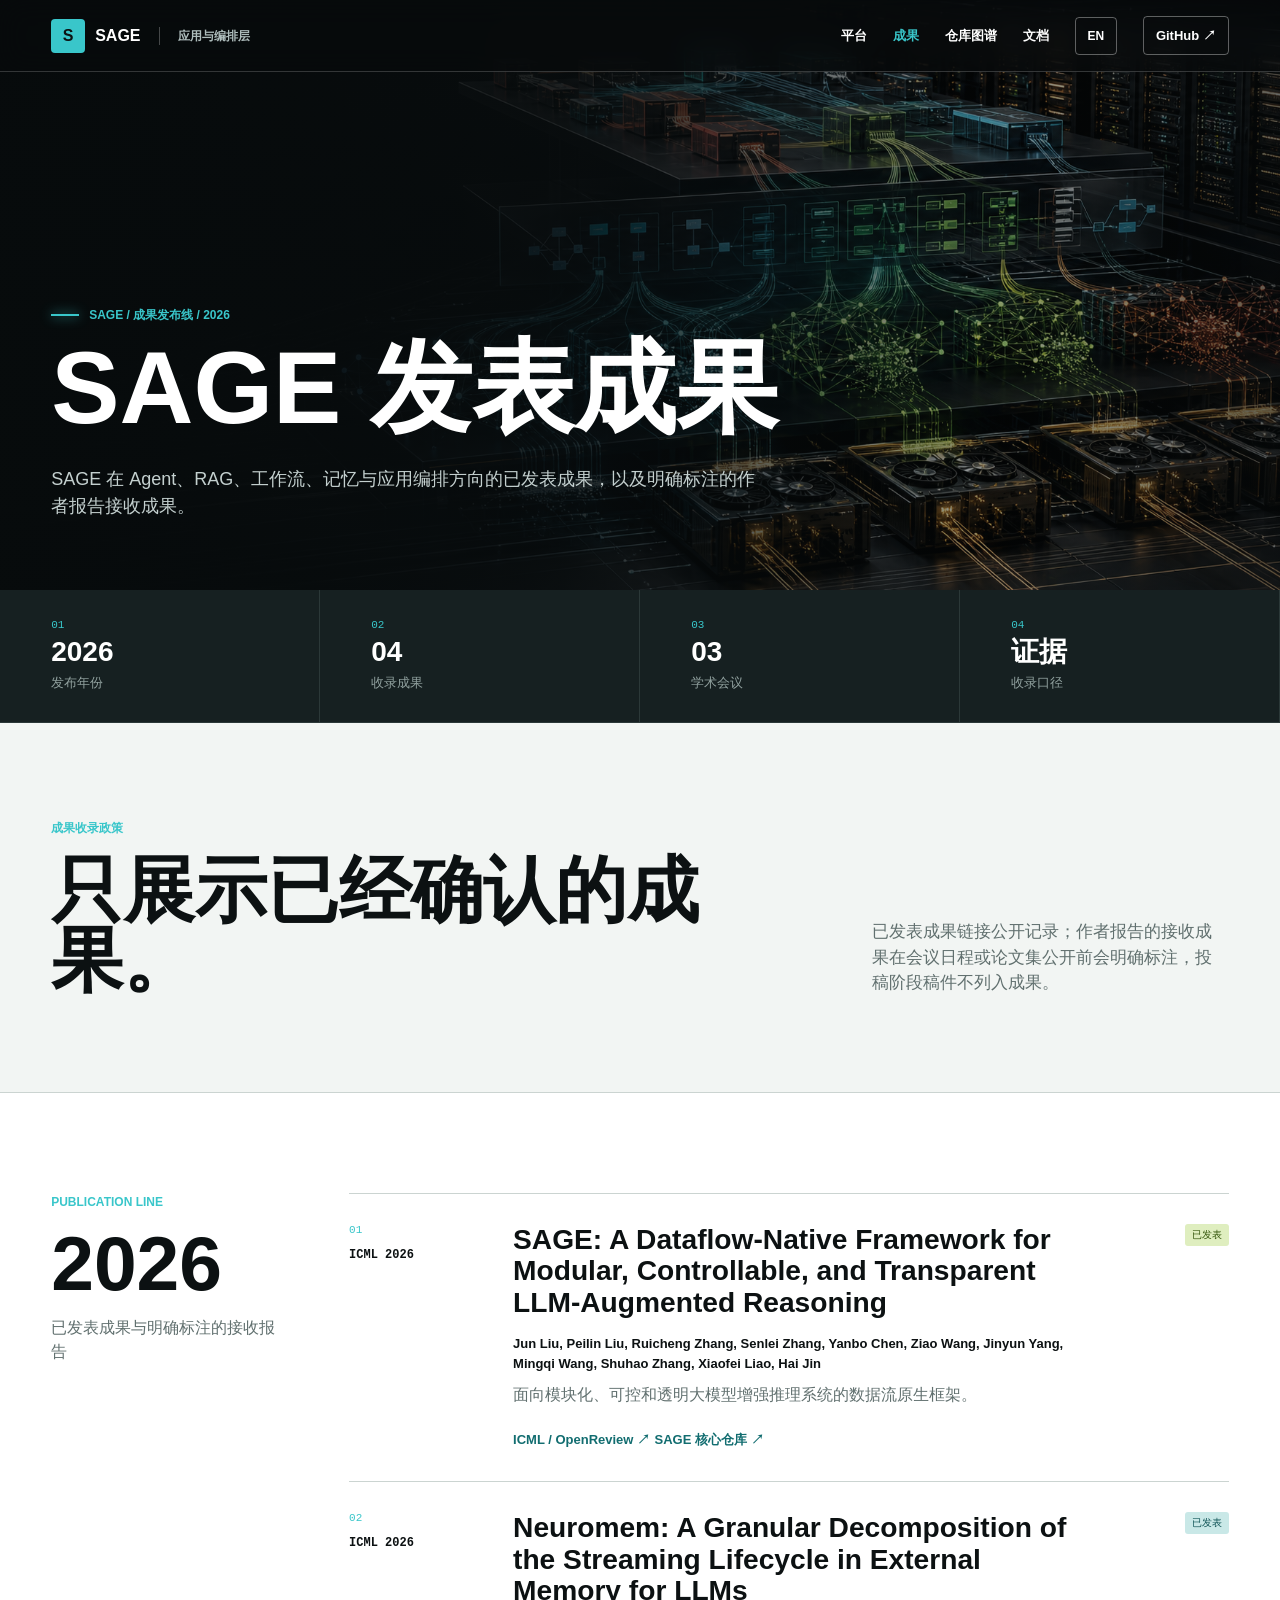
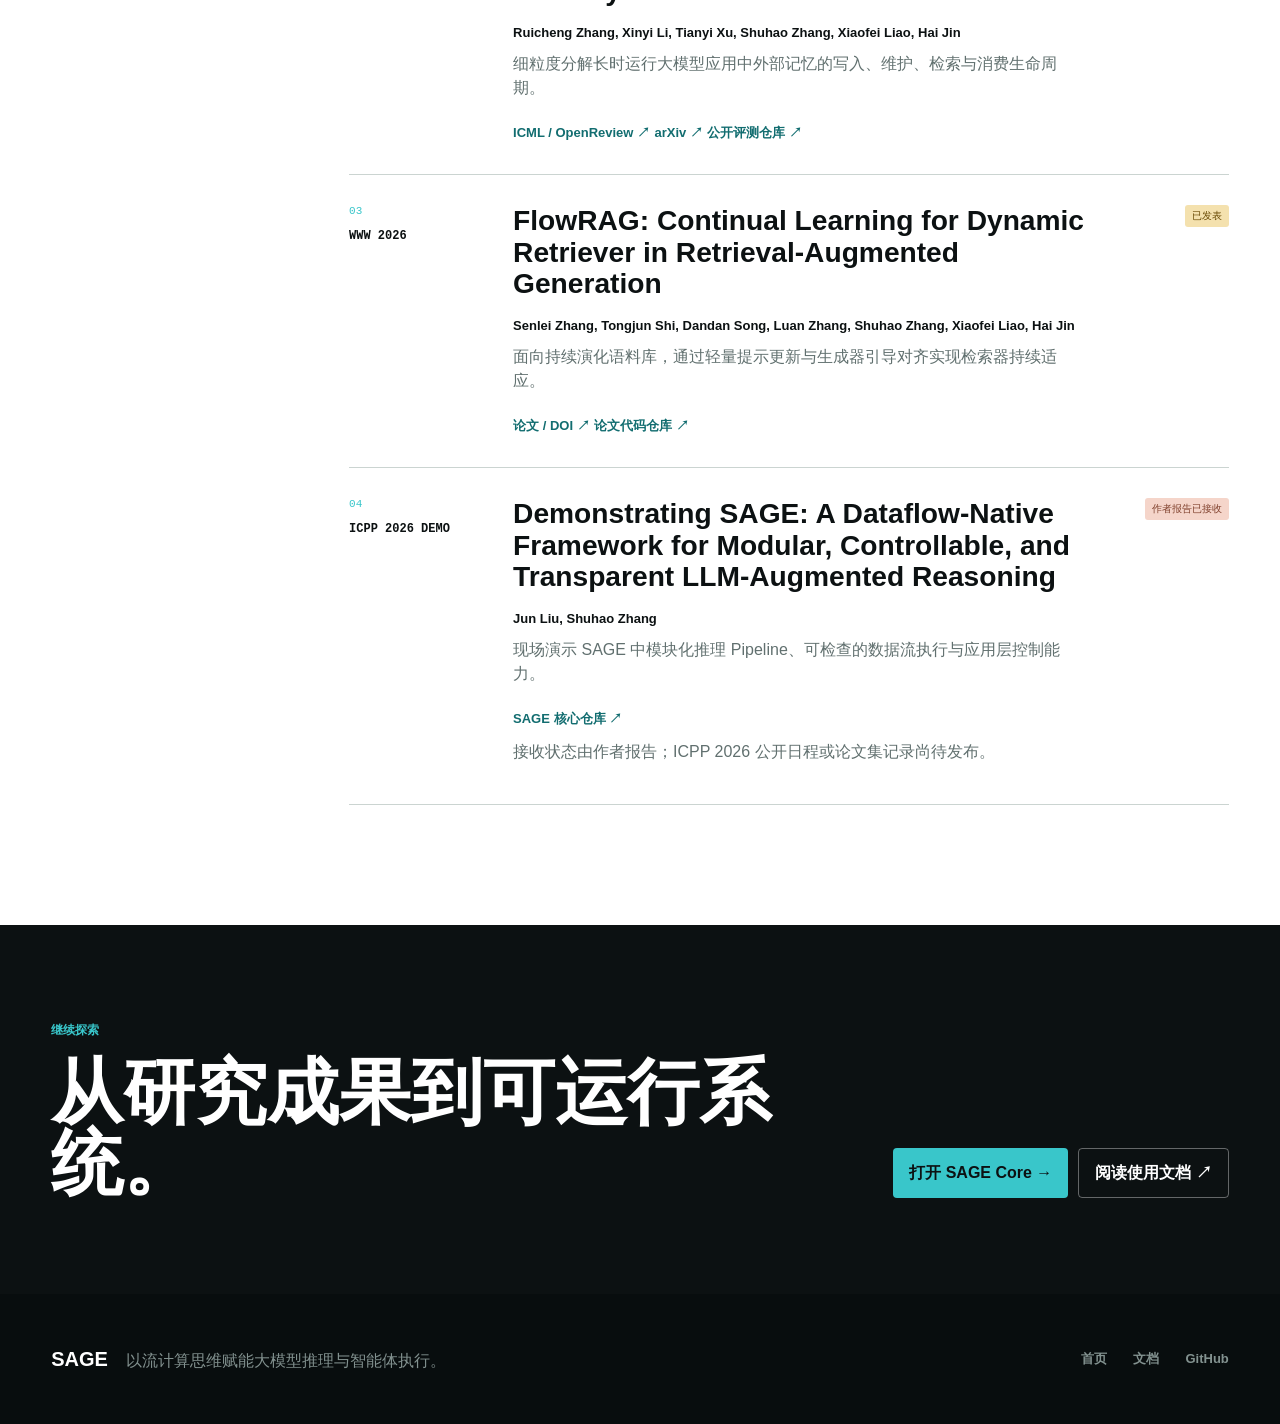
<file: achievements/index.html>
<!doctype html>
<html lang="zh-CN">
<head>
  <meta charset="utf-8">
  <meta name="viewport" content="width=device-width, initial-scale=1">
  <meta name="description" content="SAGE publications and author-reported accepted demonstrations in agent, RAG, workflow, memory, and application orchestration.">
  <meta property="og:url" content="https://sage.org.ai/achievements/">
  <meta property="og:image" content="https://sage.org.ai/assets/img/ecosystem-infrastructure.png">
  <link rel="canonical" href="https://sage.org.ai/achievements/">
  <link rel="icon" href="/assets/img/isage_light.svg">
  <link rel="stylesheet" href="/portal.css">
  <link rel="stylesheet" href="/achievements.css">
  <title>SAGE Publications</title>
</head>
<body class="portal portal-sage publications-page">
  <header class="site-header">
    <a class="brand" href="/" aria-label="SAGE home">
      <span class="brand-mark" aria-hidden="true">S</span>
      <span>SAGE</span>
      <small data-en="Application layer" data-zh="应用与编排层">应用与编排层</small>
    </a>
    <nav aria-label="Primary navigation">
      <a href="/#platform" data-en="Platform" data-zh="平台">平台</a>
      <a class="nav-current" href="/achievements/" data-en="Publications" data-zh="成果">成果</a>
      <a href="/#directory" data-en="Repository atlas" data-zh="仓库图谱">仓库图谱</a>
      <a href="/getting-started/installation/" data-en="Docs" data-zh="文档">文档</a>
      <button id="sage-language-toggle" class="language-toggle" type="button" aria-label="Switch to English">EN</button>
      <a class="nav-action" href="https://github.com/RIDE-Lab">GitHub <span aria-hidden="true">↗</span></a>
    </nav>
  </header>
  <nav class="mobile-nav" aria-label="Mobile navigation">
    <a href="/" data-en="Home" data-zh="首页">首页</a>
    <a class="active" href="/achievements/" data-en="Publications" data-zh="成果">成果</a>
    <a href="/getting-started/installation/" data-en="Docs" data-zh="文档">文档</a>
    <a href="https://github.com/RIDE-Lab">GitHub <span aria-hidden="true">↗</span></a>
  </nav>

  <main id="top">
    <section class="publication-hero" aria-labelledby="page-title">
      <img class="publication-hero-media" src="/assets/img/ecosystem-infrastructure.png" alt="" width="1944" height="809">
      <div class="publication-hero-shade"></div>
      <div class="publication-hero-copy">
        <p class="signal"><span></span><span data-en="SAGE / PUBLICATION LINE / 2026" data-zh="SAGE / 成果发布线 / 2026">SAGE / 成果发布线 / 2026</span></p>
        <h1 id="page-title" data-en="SAGE Publications" data-zh="SAGE 发表成果">SAGE 发表成果</h1>
        <p class="publication-hero-summary" data-en="Published work and clearly labeled author-reported acceptances in agent, RAG, workflow, memory, and application orchestration." data-zh="SAGE 在 Agent、RAG、工作流、记忆与应用编排方向的已发表成果，以及明确标注的作者报告接收成果。">SAGE 在 Agent、RAG、工作流、记忆与应用编排方向的已发表成果，以及明确标注的作者报告接收成果。</p>
      </div>
    </section>

    <section class="publication-rail" aria-label="Publication overview">
      <div><span>01</span><strong>2026</strong><small data-en="release year" data-zh="发布年份">发布年份</small></div>
      <div><span>02</span><strong>04</strong><small data-en="listed outputs" data-zh="收录成果">收录成果</small></div>
      <div><span>03</span><strong>03</strong><small data-en="research venues" data-zh="学术会议">学术会议</small></div>
      <div><span>04</span><strong data-en="EVIDENCE" data-zh="证据">证据</strong><small data-en="publication policy" data-zh="收录口径">收录口径</small></div>
    </section>

    <section class="publication-intro">
      <div class="publication-intro-copy">
        <p class="eyebrow" data-en="Publication policy" data-zh="成果收录政策">成果收录政策</p>
        <h2 data-en="Published work, without the noise." data-zh="只展示已经确认的成果。">只展示已经确认的成果。</h2>
      </div>
      <p data-en="Published work is linked to public records. Author-reported acceptances remain explicitly labeled until the conference program or proceedings becomes public; submission-stage manuscripts are excluded." data-zh="已发表成果链接公开记录；作者报告的接收成果在会议日程或论文集公开前会明确标注，投稿阶段稿件不列入成果。">已发表成果链接公开记录；作者报告的接收成果在会议日程或论文集公开前会明确标注，投稿阶段稿件不列入成果。</p>
    </section>

    <section class="publication-section" aria-labelledby="year-2026">
      <div class="publication-year">
        <p class="eyebrow">PUBLICATION LINE</p>
        <h2 id="year-2026">2026</h2>
        <p data-en="Published work and labeled acceptance reports" data-zh="已发表成果与明确标注的接收报告">已发表成果与明确标注的接收报告</p>
      </div>

      <div class="publication-list">
        <article class="publication-entry">
          <div class="publication-meta"><span>01</span><strong>ICML 2026</strong></div>
          <div class="publication-copy">
            <h3>SAGE: A Dataflow-Native Framework for Modular, Controllable, and Transparent LLM-Augmented Reasoning</h3>
            <p class="publication-authors">Jun Liu, Peilin Liu, Ruicheng Zhang, Senlei Zhang, Yanbo Chen, Ziao Wang, Jinyun Yang, Mingqi Wang, Shuhao Zhang, Xiaofei Liao, Hai Jin</p>
            <p data-en="A dataflow-native framework for composing modular, controllable, and transparent LLM-augmented reasoning systems." data-zh="面向模块化、可控和透明大模型增强推理系统的数据流原生框架。">面向模块化、可控和透明大模型增强推理系统的数据流原生框架。</p>
            <a class="publication-link" href="https://openreview.net/forum?id=TXcFJdT7at" data-en="ICML / OpenReview ↗" data-zh="ICML / OpenReview ↗">ICML / OpenReview ↗</a>
            <a class="publication-link" href="https://github.com/RIDE-Lab/SAGE" data-en="SAGE core repository ↗" data-zh="SAGE 核心仓库 ↗">SAGE 核心仓库 ↗</a>
          </div>
          <span class="tag tag-green" data-en="Published" data-zh="已发表">已发表</span>
        </article>

        <article class="publication-entry">
          <div class="publication-meta"><span>02</span><strong>ICML 2026</strong></div>
          <div class="publication-copy">
            <h3>Neuromem: A Granular Decomposition of the Streaming Lifecycle in External Memory for LLMs</h3>
            <p class="publication-authors">Ruicheng Zhang, Xinyi Li, Tianyi Xu, Shuhao Zhang, Xiaofei Liao, Hai Jin</p>
            <p data-en="A granular decomposition of how external memory is written, maintained, retrieved, and consumed across long-running LLM applications." data-zh="细粒度分解长时运行大模型应用中外部记忆的写入、维护、检索与消费生命周期。">细粒度分解长时运行大模型应用中外部记忆的写入、维护、检索与消费生命周期。</p>
            <a class="publication-link" href="https://openreview.net/forum?id=mO7DgwFFVe" data-en="ICML / OpenReview ↗" data-zh="ICML / OpenReview ↗">ICML / OpenReview ↗</a>
            <a class="publication-link" href="https://arxiv.org/abs/2602.13967" data-en="arXiv ↗" data-zh="arXiv ↗">arXiv ↗</a>
            <a class="publication-link" href="https://github.com/RIDE-Lab/neuromem-bench" data-en="Public benchmark ↗" data-zh="公开评测仓库 ↗">公开评测仓库 ↗</a>
          </div>
          <span class="tag tag-cyan" data-en="Published" data-zh="已发表">已发表</span>
        </article>

        <article class="publication-entry">
          <div class="publication-meta"><span>03</span><strong>WWW 2026</strong></div>
          <div class="publication-copy">
            <h3>FlowRAG: Continual Learning for Dynamic Retriever in Retrieval-Augmented Generation</h3>
            <p class="publication-authors">Senlei Zhang, Tongjun Shi, Dandan Song, Luan Zhang, Shuhao Zhang, Xiaofei Liao, Hai Jin</p>
            <p data-en="Continual retriever adaptation for evolving corpora using lightweight prompt updates and generator-guided alignment." data-zh="面向持续演化语料库，通过轻量提示更新与生成器引导对齐实现检索器持续适应。">面向持续演化语料库，通过轻量提示更新与生成器引导对齐实现检索器持续适应。</p>
            <a class="publication-link" href="https://doi.org/10.1145/3774904.3792361" data-en="Paper / DOI ↗" data-zh="论文 / DOI ↗">论文 / DOI ↗</a>
            <a class="publication-link" href="https://github.com/CGCL-codes/FlowRAG" data-en="Canonical code repository ↗" data-zh="论文代码仓库 ↗">论文代码仓库 ↗</a>
          </div>
          <span class="tag tag-amber" data-en="Published" data-zh="已发表">已发表</span>
        </article>

        <article class="publication-entry">
          <div class="publication-meta"><span>04</span><strong>ICPP 2026 DEMO</strong></div>
          <div class="publication-copy">
            <h3>Demonstrating SAGE: A Dataflow-Native Framework for Modular, Controllable, and Transparent LLM-Augmented Reasoning</h3>
            <p class="publication-authors">Jun Liu, Shuhao Zhang</p>
            <p data-en="A live demonstration of modular reasoning pipelines, inspectable dataflow execution, and application-level control in SAGE." data-zh="现场演示 SAGE 中模块化推理 Pipeline、可检查的数据流执行与应用层控制能力。">现场演示 SAGE 中模块化推理 Pipeline、可检查的数据流执行与应用层控制能力。</p>
            <a class="publication-link" href="https://github.com/RIDE-Lab/SAGE" data-en="SAGE core repository ↗" data-zh="SAGE 核心仓库 ↗">SAGE 核心仓库 ↗</a>
            <p data-en="Acceptance is reported by the authors; the public ICPP 2026 program or proceedings record is pending." data-zh="接收状态由作者报告；ICPP 2026 公开日程或论文集记录尚待发布。">接收状态由作者报告；ICPP 2026 公开日程或论文集记录尚待发布。</p>
          </div>
          <span class="tag tag-coral" data-en="Author-reported acceptance" data-zh="作者报告已接收">作者报告已接收</span>
        </article>
      </div>
    </section>

    <section class="publication-ecosystem">
      <div>
        <p class="eyebrow" data-en="Continue exploring" data-zh="继续探索">继续探索</p>
        <h2 data-en="From research result to running system." data-zh="从研究成果到可运行系统。">从研究成果到可运行系统。</h2>
      </div>
      <div class="publication-actions">
        <a class="button button-primary" href="https://github.com/RIDE-Lab/SAGE" data-en="Open SAGE Core →" data-zh="打开 SAGE Core →">打开 SAGE Core →</a>
        <a class="button button-quiet" href="/getting-started/installation/" data-en="Read the documentation ↗" data-zh="阅读使用文档 ↗">阅读使用文档 ↗</a>
      </div>
    </section>
  </main>

  <footer>
    <div><strong>SAGE</strong><span data-en="Streaming-Augmented Generative Execution." data-zh="以流计算思维赋能大模型推理与智能体执行。">以流计算思维赋能大模型推理与智能体执行。</span></div>
    <nav aria-label="Footer navigation"><a href="/" data-en="Home" data-zh="首页">首页</a><a href="/getting-started/installation/" data-en="Docs" data-zh="文档">文档</a><a href="https://github.com/RIDE-Lab">GitHub</a></nav>
  </footer>
  <script src="/achievements.js"></script>
</body>
</html>
</file>
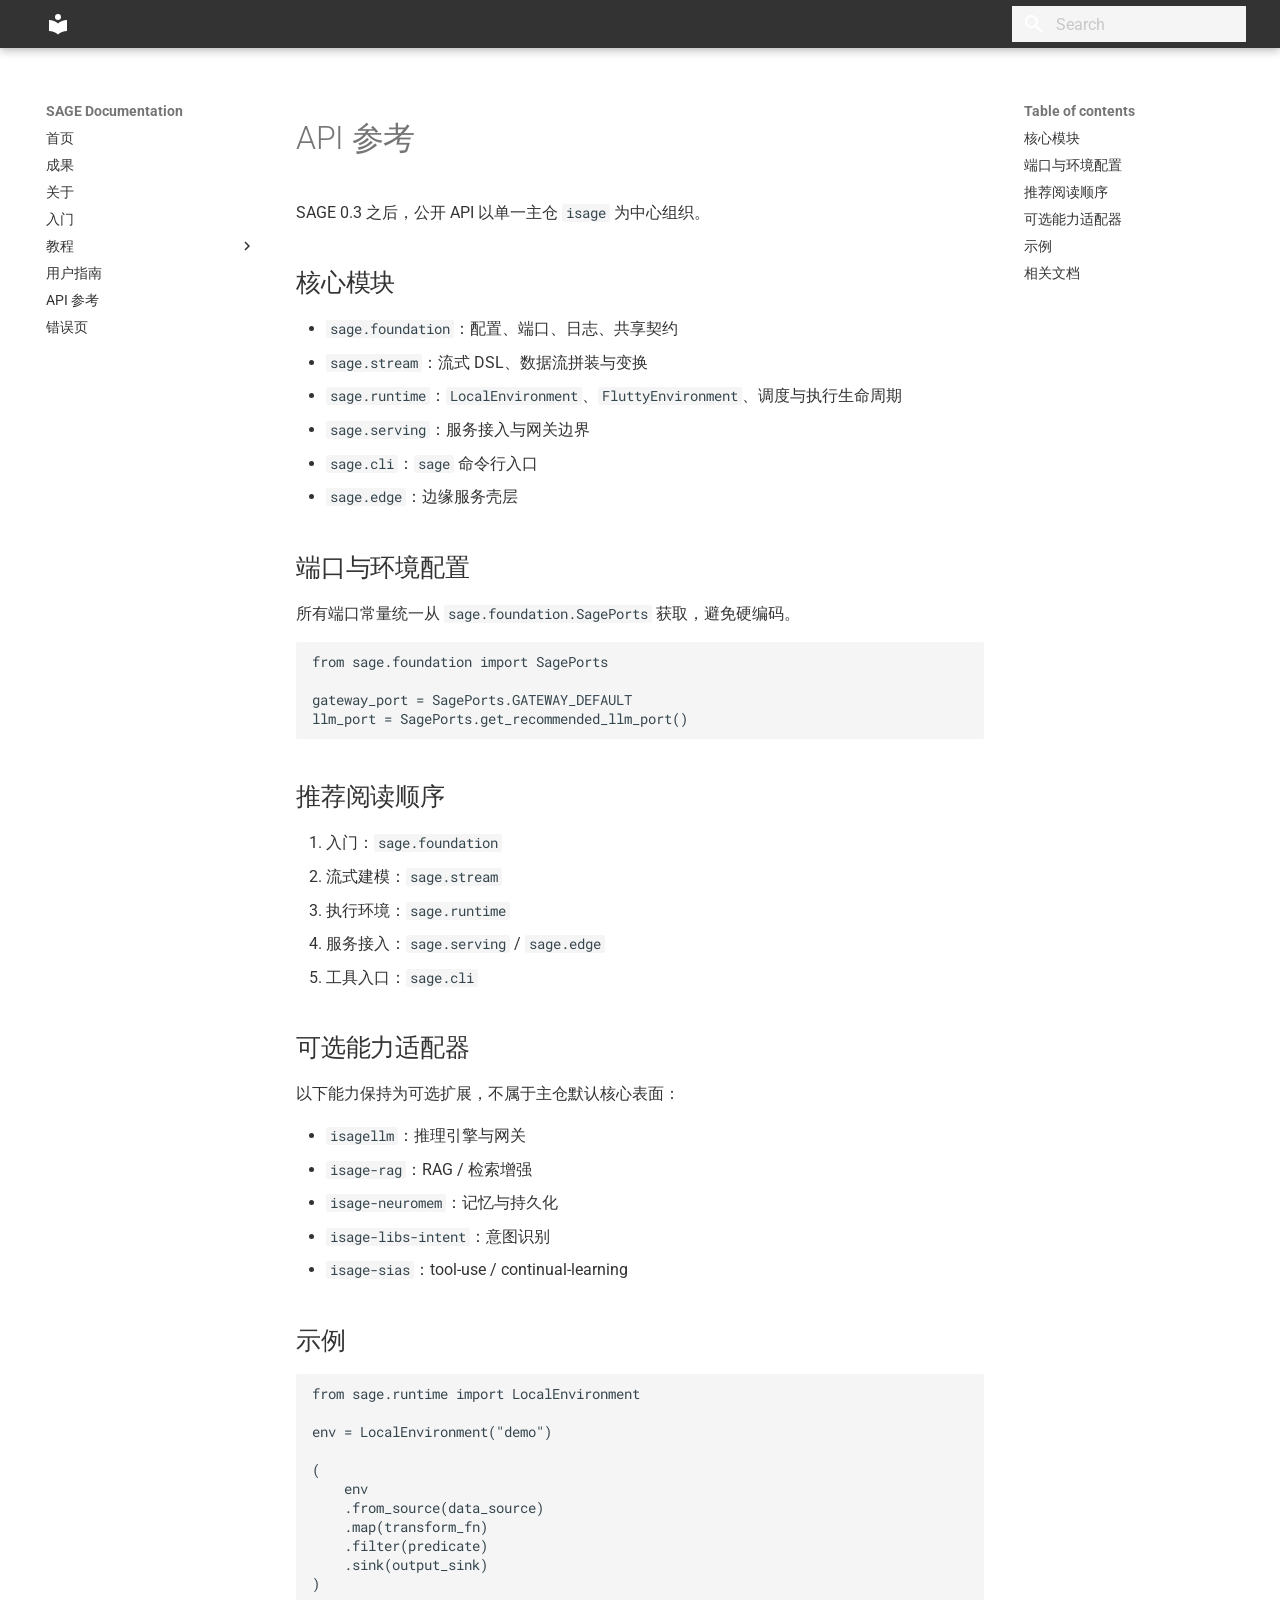
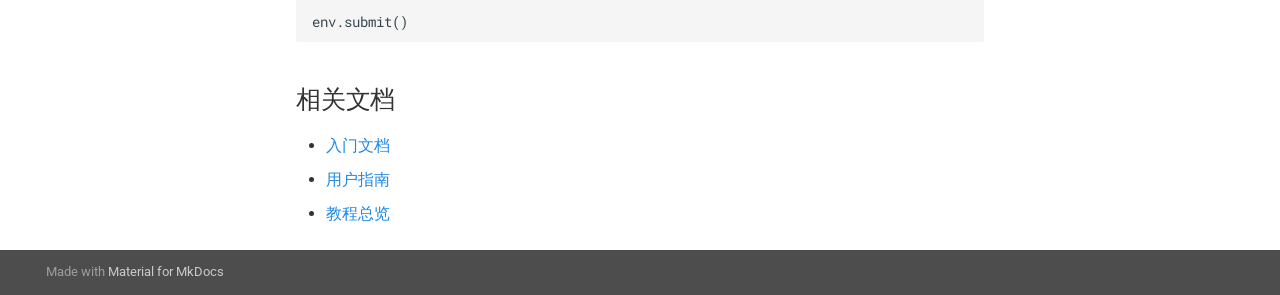
<file: api-reference/index.html>
<!doctype html>
<html lang="en" class="no-js">
  <head>
    
      <meta charset="utf-8">
      <meta name="viewport" content="width=device-width,initial-scale=1">
      
        <meta name="description" content="SAGE - Streaming-Augmented Generative Execution">
      
      
        <meta name="author" content="IntelliStream research ecosystem">
      
      
        <link rel="canonical" href="https://sage.org.ai/api-reference/">
      
      
        <link rel="prev" href="../guides/">
      
      
        <link rel="next" href="../404/">
      
      
        
      
      
      <link rel="icon" href="../assets/images/favicon.png">
      <meta name="generator" content="mkdocs-1.6.1, mkdocs-material-9.7.7">
    
    
  
    <title>API 参考</title>
  

    
      <link rel="stylesheet" href="../assets/stylesheets/main.ec1eaa64.min.css">
      
      


    
    
      
    
    
      
        
        
        <link rel="preconnect" href="https://fonts.gstatic.com" crossorigin>
        <link rel="stylesheet" href="https://fonts.googleapis.com/css?family=Roboto:300,300i,400,400i,700,700i%7CRoboto+Mono:400,400i,700,700i&display=fallback">
        <style>:root{--md-text-font:"Roboto";--md-code-font:"Roboto Mono"}</style>
      
    
    
    <script>__md_scope=new URL("..",location),__md_hash=e=>[...e].reduce(((e,_)=>(e<<5)-e+_.charCodeAt(0)),0),__md_get=(e,_=localStorage,t=__md_scope)=>JSON.parse(_.getItem(t.pathname+"."+e)),__md_set=(e,_,t=localStorage,a=__md_scope)=>{try{t.setItem(a.pathname+"."+e,JSON.stringify(_))}catch(e){}}</script>
    
<!-- Google Tag Manager -->
<script>(function(w,d,s,l,i){w[l]=w[l]||[];w[l].push({'gtm.start':
new Date().getTime(),event:'gtm.js'});var f=d.getElementsByTagName(s)[0],
j=d.createElement(s),dl=l!='dataLayer'?'&l='+l:'';j.async=true;j.src=
'https://www.googletagmanager.com/gtm.js?id='+i+dl;f.parentNode.insertBefore(j,f);
})(window,document,'script','dataLayer','GTM-T35S4S46');</script>
<!-- End Google Tag Manager -->

    
  <!-- pragma: allowlist secret -->
  <meta name="algolia-site-verification" content="165B7E7C89E49946" />
  <style>
    @import url("https://fonts.googleapis.com/css2?family=Public+Sans&display=swap");
    :root {
      --md-primary-fg-color: #333333;
      --md-accent-fg-color: #1E88E5;
      --md-default-bg-color: #FFFFFF;
      --md-default-fg-color: #333333;
      --md-text-font-family: "Public Sans", sans-serif;
    }

    body {
      font-family: var(--md-text-font-family);
      background-color: var(--md-default-bg-color);
      color: var(--md-default-fg-color);
    }

    .md-main {
      background-color: #FFFFFF;
    }

    .md-footer {
      background-color: #F5F5F5;
      color: #666666;
    }

    .md-footer-meta {
      background-color: #4d4d4d;
    }

    .md-typeset a {
      color: #1E88E5;
    }

    .md-typeset a:hover {
      color: #1565C0;
    }

    .md-nav__link--active,
    .md-nav__link:active {
      color: #1E88E5;
    }

    .md-search__input {
      background-color: #F5F5F5;
      color: #333333;
    }

    .md-search__input:hover,
    .md-search__input:focus {
      background-color: #EEEEEE;
    }
    /* Table of contents styles */
    .md-nav--secondary .md-nav__item--active > .md-nav__link {
      font-weight: bold;
      color: var(--md-primary-fg-color);
    }

    .md-nav--secondary .md-nav__item--nested > .md-nav__link {
      font-weight: normal;
      color: var(--md-default-fg-color);
    }

    .md-header__button.md-logo img {
      height: 30px;
      max-height: 30px;
      width: auto;
      vertical-align: middle;
    }

    .md-nav--secondary .md-nav__item--nested > .md-nav__link::before {
      content: "";
      display: inline-block;
      width: 6px;
      height: 6px;
      background-color: var(--md-default-fg-color);
      border-radius: 50%;
      margin-right: 0.5rem;
    }

    [data-md-color-scheme="slate"] {
      --md-default-bg-color: #1E1E1E;
      --md-default-fg-color: #FFFFFF;
      --md-accent-fg-color: #64B5F6;
    }

    [data-md-color-scheme="slate"] .md-main {
      background-color: #1E1E1E;
    }

    [data-md-color-scheme="slate"] .navbar {
      background-color: #1E1E1E;
      color: #FFFFFF;
      box-shadow: none;
    }

    [data-md-color-scheme="slate"] .md-footer {
      background-color: #1E1E1E;
      color: #BDBDBD;
    }

    [data-md-color-scheme="slate"] .md-header {
      background-color: #1E1E1E;
      color: #BDBDBD;
    }

    [data-md-color-scheme="slate"] .md-tabs {
      background-color: #1E1E1E;
      color: #BDBDBD;
    }

    [data-md-color-scheme="slate"] .md-search__input {
      background-color: #F5F5F5;
      color: #333333;
    }

    [data-md-color-scheme="slate"] .md-search__icon {
      color: #333333;
    }

    [data-md-color-scheme="slate"] .md-search__input::placeholder {
      color: #333333;
    }

    [data-md-color-scheme="slate"] .md-footer-meta {
      background-color: #4d4d4d;
    }

    [data-md-color-scheme="slate"] .md-typeset a {
      color: #64B5F6;
    }

    [data-md-color-scheme="slate"] .md-typeset a:hover {
      color: #90CAF9;
    }

    .notebook-links {
      display: flex;
      justify-content: flex-end;
      margin-bottom: 1rem;
    }
    .notebook-links .md-content__button {
      margin-left: 0.5rem;
    }

    [data-md-color-scheme=default] .logo-dark {
      display: none !important;
    }

    [data-md-color-scheme=slate] .logo-light {
      display: none !important;
    }

    .jupyter-wrapper .jp-CodeCell .jp-Cell-inputWrapper .jp-InputPrompt.jp-InputArea-prompt {
      display: none !important;
    }

    .jupyter-wrapper .jp-Notebook .jp-Cell .jp-OutputPrompt {
      display: none !important;
    }

    .md-banner {
      background-color: #CFC9FA;
      color: #000000;
    }

    .md-banner a {
      color: #000000;
      text-decoration: underline;
    }

    .md-banner a:hover {
      color: #000000;
    }

    .md-header__title {
      visibility: hidden;
    }

    /* Dark mode banner styling */
    [data-md-color-scheme="slate"] .md-banner {
      background-color: #CFC9FA; /* Same light purple for both modes */
      color: #000000;
    }

    [data-md-color-scheme="slate"] .md-banner a {
      color: #000000;
    }

    [data-md-color-scheme="slate"] .md-banner a:hover {
      color: #000000;
    }

  </style>

  </head>
  
  
    <body dir="ltr">
  
    
    <input class="md-toggle" data-md-toggle="drawer" type="checkbox" id="__drawer" autocomplete="off">
    <input class="md-toggle" data-md-toggle="search" type="checkbox" id="__search" autocomplete="off">
    <label class="md-overlay" for="__drawer"></label>
    <div data-md-component="skip">
      
        
        <a href="#api" class="md-skip">
          Skip to content
        </a>
      
    </div>
    <div data-md-component="announce">
      
    </div>
    
    
      

  

<header class="md-header md-header--shadow" data-md-component="header">
  <nav class="md-header__inner md-grid" aria-label="Header">
    <a href=".." title="SAGE Documentation" class="md-header__button md-logo" aria-label="SAGE Documentation" data-md-component="logo">
      
  
  <svg xmlns="http://www.w3.org/2000/svg" viewBox="0 0 24 24"><path d="M12 8a3 3 0 0 0 3-3 3 3 0 0 0-3-3 3 3 0 0 0-3 3 3 3 0 0 0 3 3m0 3.54C9.64 9.35 6.5 8 3 8v11c3.5 0 6.64 1.35 9 3.54 2.36-2.19 5.5-3.54 9-3.54V8c-3.5 0-6.64 1.35-9 3.54"/></svg>

    </a>
    <label class="md-header__button md-icon" for="__drawer">
      
      <svg xmlns="http://www.w3.org/2000/svg" viewBox="0 0 24 24"><path d="M3 6h18v2H3zm0 5h18v2H3zm0 5h18v2H3z"/></svg>
    </label>
    <div class="md-header__title" data-md-component="header-title">
      <div class="md-header__ellipsis">
        <div class="md-header__topic">
          <span class="md-ellipsis">
            SAGE Documentation
          </span>
        </div>
        <div class="md-header__topic" data-md-component="header-topic">
          <span class="md-ellipsis">
            
              API 参考
            
          </span>
        </div>
      </div>
    </div>
    
    
      <script>var palette=__md_get("__palette");if(palette&&palette.color){if("(prefers-color-scheme)"===palette.color.media){var media=matchMedia("(prefers-color-scheme: light)"),input=document.querySelector(media.matches?"[data-md-color-media='(prefers-color-scheme: light)']":"[data-md-color-media='(prefers-color-scheme: dark)']");palette.color.media=input.getAttribute("data-md-color-media"),palette.color.scheme=input.getAttribute("data-md-color-scheme"),palette.color.primary=input.getAttribute("data-md-color-primary"),palette.color.accent=input.getAttribute("data-md-color-accent")}for(var[key,value]of Object.entries(palette.color))document.body.setAttribute("data-md-color-"+key,value)}</script>
    
    
    
      
      
        <label class="md-header__button md-icon" for="__search">
          
          <svg xmlns="http://www.w3.org/2000/svg" viewBox="0 0 24 24"><path d="M9.5 3A6.5 6.5 0 0 1 16 9.5c0 1.61-.59 3.09-1.56 4.23l.27.27h.79l5 5-1.5 1.5-5-5v-.79l-.27-.27A6.52 6.52 0 0 1 9.5 16 6.5 6.5 0 0 1 3 9.5 6.5 6.5 0 0 1 9.5 3m0 2C7 5 5 7 5 9.5S7 14 9.5 14 14 12 14 9.5 12 5 9.5 5"/></svg>
        </label>
        <div class="md-search" data-md-component="search" role="dialog">
  <label class="md-search__overlay" for="__search"></label>
  <div class="md-search__inner" role="search">
    <form class="md-search__form" name="search">
      <input type="text" class="md-search__input" name="query" aria-label="Search" placeholder="Search" autocapitalize="off" autocorrect="off" autocomplete="off" spellcheck="false" data-md-component="search-query" required>
      <label class="md-search__icon md-icon" for="__search">
        
        <svg xmlns="http://www.w3.org/2000/svg" viewBox="0 0 24 24"><path d="M9.5 3A6.5 6.5 0 0 1 16 9.5c0 1.61-.59 3.09-1.56 4.23l.27.27h.79l5 5-1.5 1.5-5-5v-.79l-.27-.27A6.52 6.52 0 0 1 9.5 16 6.5 6.5 0 0 1 3 9.5 6.5 6.5 0 0 1 9.5 3m0 2C7 5 5 7 5 9.5S7 14 9.5 14 14 12 14 9.5 12 5 9.5 5"/></svg>
        
        <svg xmlns="http://www.w3.org/2000/svg" viewBox="0 0 24 24"><path d="M20 11v2H8l5.5 5.5-1.42 1.42L4.16 12l7.92-7.92L13.5 5.5 8 11z"/></svg>
      </label>
      <nav class="md-search__options" aria-label="Search">
        
        <button type="reset" class="md-search__icon md-icon" title="Clear" aria-label="Clear" tabindex="-1">
          
          <svg xmlns="http://www.w3.org/2000/svg" viewBox="0 0 24 24"><path d="M19 6.41 17.59 5 12 10.59 6.41 5 5 6.41 10.59 12 5 17.59 6.41 19 12 13.41 17.59 19 19 17.59 13.41 12z"/></svg>
        </button>
      </nav>
      
    </form>
    <div class="md-search__output">
      <div class="md-search__scrollwrap" tabindex="0" data-md-scrollfix>
        <div class="md-search-result" data-md-component="search-result">
          <div class="md-search-result__meta">
            Initializing search
          </div>
          <ol class="md-search-result__list" role="presentation"></ol>
        </div>
      </div>
    </div>
  </div>
</div>
      
    
    
  </nav>
  
</header>
    
    <div class="md-container" data-md-component="container">
      
      
        
          
        
      
      <main class="md-main" data-md-component="main">
        <div class="md-main__inner md-grid">
          
            
              
              <div class="md-sidebar md-sidebar--primary" data-md-component="sidebar" data-md-type="navigation" >
                <div class="md-sidebar__scrollwrap">
                  <div class="md-sidebar__inner">
                    



<nav class="md-nav md-nav--primary" aria-label="Navigation" data-md-level="0">
  <label class="md-nav__title" for="__drawer">
    <a href=".." title="SAGE Documentation" class="md-nav__button md-logo" aria-label="SAGE Documentation" data-md-component="logo">
      
  
  <svg xmlns="http://www.w3.org/2000/svg" viewBox="0 0 24 24"><path d="M12 8a3 3 0 0 0 3-3 3 3 0 0 0-3-3 3 3 0 0 0-3 3 3 3 0 0 0 3 3m0 3.54C9.64 9.35 6.5 8 3 8v11c3.5 0 6.64 1.35 9 3.54 2.36-2.19 5.5-3.54 9-3.54V8c-3.5 0-6.64 1.35-9 3.54"/></svg>

    </a>
    SAGE Documentation
  </label>
  
  <ul class="md-nav__list" data-md-scrollfix>
    
      
      
  
  
  
  
    <li class="md-nav__item">
      <a href=".." class="md-nav__link">
        
  
  
  <span class="md-ellipsis">
    
  
    首页
  

    
  </span>
  
  

      </a>
    </li>
  

    
      
      
  
  
  
  
    <li class="md-nav__item">
      <a href="../achievements/" class="md-nav__link">
        
  
  
  <span class="md-ellipsis">
    
  
    成果
  

    
  </span>
  
  

      </a>
    </li>
  

    
      
      
  
  
  
  
    <li class="md-nav__item">
      <a href="../about/" class="md-nav__link">
        
  
  
  <span class="md-ellipsis">
    
  
    关于
  

    
  </span>
  
  

      </a>
    </li>
  

    
      
      
  
  
  
  
    <li class="md-nav__item">
      <a href="../getting-started/" class="md-nav__link">
        
  
  
  <span class="md-ellipsis">
    
  
    入门
  

    
  </span>
  
  

      </a>
    </li>
  

    
      
      
  
  
  
  
    
    
    
    
    
    <li class="md-nav__item md-nav__item--nested">
      
        
        
        <input class="md-nav__toggle md-toggle " type="checkbox" id="__nav_5" >
        
          
          <label class="md-nav__link" for="__nav_5" id="__nav_5_label" tabindex="0">
            
  
  
  <span class="md-ellipsis">
    
  
    教程
  

    
  </span>
  
  

            <span class="md-nav__icon md-icon"></span>
          </label>
        
        <nav class="md-nav" data-md-level="1" aria-labelledby="__nav_5_label" aria-expanded="false">
          <label class="md-nav__title" for="__nav_5">
            <span class="md-nav__icon md-icon"></span>
            
  
    教程
  

          </label>
          <ul class="md-nav__list" data-md-scrollfix>
            
              
                
  
  
  
  
    <li class="md-nav__item">
      <a href="../tutorials/" class="md-nav__link">
        
  
  
  <span class="md-ellipsis">
    
  
    教程总览
  

    
  </span>
  
  

      </a>
    </li>
  

              
            
              
                
  
  
  
  
    <li class="md-nav__item">
      <a href="../tutorials/basic/streaming-101/" class="md-nav__link">
        
  
  
  <span class="md-ellipsis">
    
  
    基础教程
  

    
  </span>
  
  

      </a>
    </li>
  

              
            
              
                
  
  
  
  
    <li class="md-nav__item">
      <a href="../tutorials/advanced/" class="md-nav__link">
        
  
  
  <span class="md-ellipsis">
    
  
    高级教程
  

    
  </span>
  
  

      </a>
    </li>
  

              
            
          </ul>
        </nav>
      
    </li>
  

    
      
      
  
  
  
  
    <li class="md-nav__item">
      <a href="../guides/" class="md-nav__link">
        
  
  
  <span class="md-ellipsis">
    
  
    用户指南
  

    
  </span>
  
  

      </a>
    </li>
  

    
      
      
  
  
    
  
  
  
    <li class="md-nav__item md-nav__item--active">
      
      <input class="md-nav__toggle md-toggle" type="checkbox" id="__toc">
      
      
        
      
      
        <label class="md-nav__link md-nav__link--active" for="__toc">
          
  
  
  <span class="md-ellipsis">
    
  
    API 参考
  

    
  </span>
  
  

          <span class="md-nav__icon md-icon"></span>
        </label>
      
      <a href="./" class="md-nav__link md-nav__link--active">
        
  
  
  <span class="md-ellipsis">
    
  
    API 参考
  

    
  </span>
  
  

      </a>
      
        

<nav class="md-nav md-nav--secondary" aria-label="Table of contents">
  
  
  
    
  
  
    <label class="md-nav__title" for="__toc">
      <span class="md-nav__icon md-icon"></span>
      Table of contents
    </label>
    <ul class="md-nav__list" data-md-component="toc" data-md-scrollfix>
      
        <li class="md-nav__item">
  <a href="#_1" class="md-nav__link">
    <span class="md-ellipsis">
      
        核心模块
      
    </span>
  </a>
  
</li>
      
        <li class="md-nav__item">
  <a href="#_2" class="md-nav__link">
    <span class="md-ellipsis">
      
        端口与环境配置
      
    </span>
  </a>
  
</li>
      
        <li class="md-nav__item">
  <a href="#_3" class="md-nav__link">
    <span class="md-ellipsis">
      
        推荐阅读顺序
      
    </span>
  </a>
  
</li>
      
        <li class="md-nav__item">
  <a href="#_4" class="md-nav__link">
    <span class="md-ellipsis">
      
        可选能力适配器
      
    </span>
  </a>
  
</li>
      
        <li class="md-nav__item">
  <a href="#_5" class="md-nav__link">
    <span class="md-ellipsis">
      
        示例
      
    </span>
  </a>
  
</li>
      
        <li class="md-nav__item">
  <a href="#_6" class="md-nav__link">
    <span class="md-ellipsis">
      
        相关文档
      
    </span>
  </a>
  
</li>
      
    </ul>
  
</nav>
      
    </li>
  

    
      
      
  
  
  
  
    <li class="md-nav__item">
      <a href="../404/" class="md-nav__link">
        
  
  
  <span class="md-ellipsis">
    
  
    错误页
  

    
  </span>
  
  

      </a>
    </li>
  

    
  </ul>
</nav>
                  </div>
                </div>
              </div>
            
            
              
              <div class="md-sidebar md-sidebar--secondary" data-md-component="sidebar" data-md-type="toc" >
                <div class="md-sidebar__scrollwrap">
                  <div class="md-sidebar__inner">
                    

<nav class="md-nav md-nav--secondary" aria-label="Table of contents">
  
  
  
    
  
  
    <label class="md-nav__title" for="__toc">
      <span class="md-nav__icon md-icon"></span>
      Table of contents
    </label>
    <ul class="md-nav__list" data-md-component="toc" data-md-scrollfix>
      
        <li class="md-nav__item">
  <a href="#_1" class="md-nav__link">
    <span class="md-ellipsis">
      
        核心模块
      
    </span>
  </a>
  
</li>
      
        <li class="md-nav__item">
  <a href="#_2" class="md-nav__link">
    <span class="md-ellipsis">
      
        端口与环境配置
      
    </span>
  </a>
  
</li>
      
        <li class="md-nav__item">
  <a href="#_3" class="md-nav__link">
    <span class="md-ellipsis">
      
        推荐阅读顺序
      
    </span>
  </a>
  
</li>
      
        <li class="md-nav__item">
  <a href="#_4" class="md-nav__link">
    <span class="md-ellipsis">
      
        可选能力适配器
      
    </span>
  </a>
  
</li>
      
        <li class="md-nav__item">
  <a href="#_5" class="md-nav__link">
    <span class="md-ellipsis">
      
        示例
      
    </span>
  </a>
  
</li>
      
        <li class="md-nav__item">
  <a href="#_6" class="md-nav__link">
    <span class="md-ellipsis">
      
        相关文档
      
    </span>
  </a>
  
</li>
      
    </ul>
  
</nav>
                  </div>
                </div>
              </div>
            
          
          
            <div class="md-content" data-md-component="content">
              
              <article class="md-content__inner md-typeset">
                
<div class="notebook-links">
  
</div>


                  



<h1 id="api">API 参考</h1>
<p>SAGE 0.3 之后，公开 API 以单一主仓 <code>isage</code> 为中心组织。</p>
<h2 id="_1">核心模块</h2>
<ul>
<li><code>sage.foundation</code>：配置、端口、日志、共享契约</li>
<li><code>sage.stream</code>：流式 DSL、数据流拼装与变换</li>
<li><code>sage.runtime</code>：<code>LocalEnvironment</code>、<code>FluttyEnvironment</code>、调度与执行生命周期</li>
<li><code>sage.serving</code>：服务接入与网关边界</li>
<li><code>sage.cli</code>：<code>sage</code> 命令行入口</li>
<li><code>sage.edge</code>：边缘服务壳层</li>
</ul>
<h2 id="_2">端口与环境配置</h2>
<p>所有端口常量统一从 <code>sage.foundation.SagePorts</code> 获取，避免硬编码。</p>
<pre><code class="language-python">from sage.foundation import SagePorts

gateway_port = SagePorts.GATEWAY_DEFAULT
llm_port = SagePorts.get_recommended_llm_port()
</code></pre>
<h2 id="_3">推荐阅读顺序</h2>
<ol>
<li>入门：<code>sage.foundation</code></li>
<li>流式建模：<code>sage.stream</code></li>
<li>执行环境：<code>sage.runtime</code></li>
<li>服务接入：<code>sage.serving</code> / <code>sage.edge</code></li>
<li>工具入口：<code>sage.cli</code></li>
</ol>
<h2 id="_4">可选能力适配器</h2>
<p>以下能力保持为可选扩展，不属于主仓默认核心表面：</p>
<ul>
<li><code>isagellm</code>：推理引擎与网关</li>
<li><code>isage-rag</code>：RAG / 检索增强</li>
<li><code>isage-neuromem</code>：记忆与持久化</li>
<li><code>isage-libs-intent</code>：意图识别</li>
<li><code>isage-sias</code>：tool-use / continual-learning</li>
</ul>
<h2 id="_5">示例</h2>
<pre><code class="language-python">from sage.runtime import LocalEnvironment

env = LocalEnvironment(&quot;demo&quot;)

(
    env
    .from_source(data_source)
    .map(transform_fn)
    .filter(predicate)
    .sink(output_sink)
)

env.submit()
</code></pre>
<h2 id="_6">相关文档</h2>
<ul>
<li><a href="../getting-started/">入门文档</a></li>
<li><a href="../guides/">用户指南</a></li>
<li><a href="../tutorials/">教程总览</a></li>
</ul>












                

              </article>
            </div>
          
          
<script>var target=document.getElementById(location.hash.slice(1));target&&target.name&&(target.checked=target.name.startsWith("__tabbed_"))</script>
        </div>
        
      </main>
      
        <footer class="md-footer">
  
  <div class="md-footer-meta md-typeset">
    <div class="md-footer-meta__inner md-grid">
      <div class="md-copyright">
  
  
    Made with
    <a href="https://squidfunk.github.io/mkdocs-material/" target="_blank" rel="noopener">
      Material for MkDocs
    </a>
  
</div>
      
    </div>
  </div>
</footer>
      
    </div>
    <div class="md-dialog" data-md-component="dialog">
      <div class="md-dialog__inner md-typeset"></div>
    </div>
    
    
    
      
      
      <script id="__config" type="application/json">{"annotate": null, "base": "..", "features": [], "search": "../assets/javascripts/workers/search.2c215733.min.js", "tags": null, "translations": {"clipboard.copied": "Copied to clipboard", "clipboard.copy": "Copy to clipboard", "search.result.more.one": "1 more on this page", "search.result.more.other": "# more on this page", "search.result.none": "No matching documents", "search.result.one": "1 matching document", "search.result.other": "# matching documents", "search.result.placeholder": "Type to start searching", "search.result.term.missing": "Missing", "select.version": "Select version"}, "version": null}</script>
    
    
      <script src="../assets/javascripts/bundle.d7400e89.min.js"></script>
      
    
  </body>
</html>
</file>
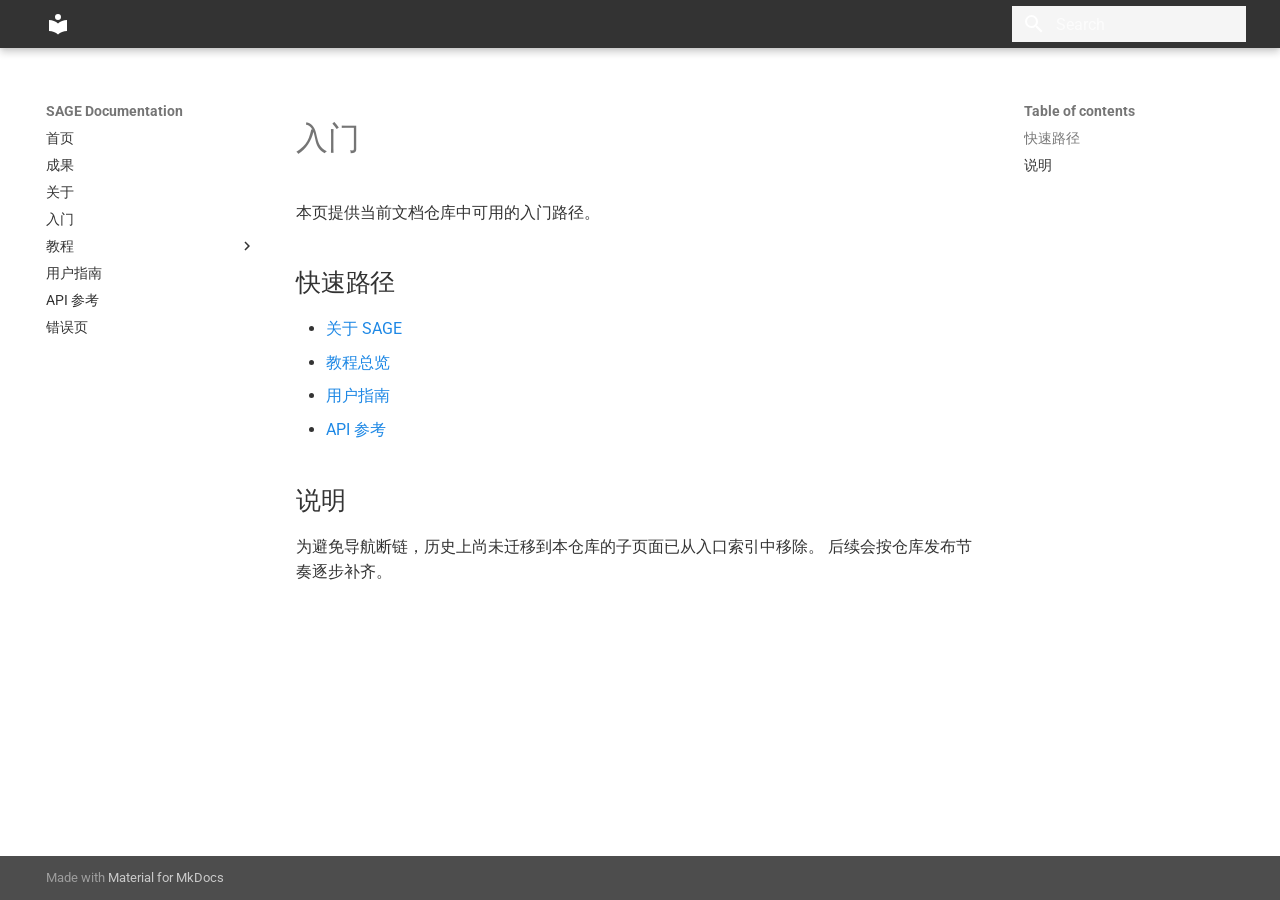
<file: getting-started/index.html>
<!doctype html>
<html lang="en" class="no-js">
  <head>
    
      <meta charset="utf-8">
      <meta name="viewport" content="width=device-width,initial-scale=1">
      
        <meta name="description" content="SAGE - Streaming-Augmented Generative Execution">
      
      
        <meta name="author" content="IntelliStream research ecosystem">
      
      
        <link rel="canonical" href="https://sage.org.ai/getting-started/">
      
      
        <link rel="prev" href="../about/">
      
      
        <link rel="next" href="../tutorials/">
      
      
        
      
      
      <link rel="icon" href="../assets/images/favicon.png">
      <meta name="generator" content="mkdocs-1.6.1, mkdocs-material-9.7.7">
    
    
  
    <title>入门</title>
  

    
      <link rel="stylesheet" href="../assets/stylesheets/main.ec1eaa64.min.css">
      
      


    
    
      
    
    
      
        
        
        <link rel="preconnect" href="https://fonts.gstatic.com" crossorigin>
        <link rel="stylesheet" href="https://fonts.googleapis.com/css?family=Roboto:300,300i,400,400i,700,700i%7CRoboto+Mono:400,400i,700,700i&display=fallback">
        <style>:root{--md-text-font:"Roboto";--md-code-font:"Roboto Mono"}</style>
      
    
    
    <script>__md_scope=new URL("..",location),__md_hash=e=>[...e].reduce(((e,_)=>(e<<5)-e+_.charCodeAt(0)),0),__md_get=(e,_=localStorage,t=__md_scope)=>JSON.parse(_.getItem(t.pathname+"."+e)),__md_set=(e,_,t=localStorage,a=__md_scope)=>{try{t.setItem(a.pathname+"."+e,JSON.stringify(_))}catch(e){}}</script>
    
<!-- Google Tag Manager -->
<script>(function(w,d,s,l,i){w[l]=w[l]||[];w[l].push({'gtm.start':
new Date().getTime(),event:'gtm.js'});var f=d.getElementsByTagName(s)[0],
j=d.createElement(s),dl=l!='dataLayer'?'&l='+l:'';j.async=true;j.src=
'https://www.googletagmanager.com/gtm.js?id='+i+dl;f.parentNode.insertBefore(j,f);
})(window,document,'script','dataLayer','GTM-T35S4S46');</script>
<!-- End Google Tag Manager -->

    
  <!-- pragma: allowlist secret -->
  <meta name="algolia-site-verification" content="165B7E7C89E49946" />
  <style>
    @import url("https://fonts.googleapis.com/css2?family=Public+Sans&display=swap");
    :root {
      --md-primary-fg-color: #333333;
      --md-accent-fg-color: #1E88E5;
      --md-default-bg-color: #FFFFFF;
      --md-default-fg-color: #333333;
      --md-text-font-family: "Public Sans", sans-serif;
    }

    body {
      font-family: var(--md-text-font-family);
      background-color: var(--md-default-bg-color);
      color: var(--md-default-fg-color);
    }

    .md-main {
      background-color: #FFFFFF;
    }

    .md-footer {
      background-color: #F5F5F5;
      color: #666666;
    }

    .md-footer-meta {
      background-color: #4d4d4d;
    }

    .md-typeset a {
      color: #1E88E5;
    }

    .md-typeset a:hover {
      color: #1565C0;
    }

    .md-nav__link--active,
    .md-nav__link:active {
      color: #1E88E5;
    }

    .md-search__input {
      background-color: #F5F5F5;
      color: #333333;
    }

    .md-search__input:hover,
    .md-search__input:focus {
      background-color: #EEEEEE;
    }
    /* Table of contents styles */
    .md-nav--secondary .md-nav__item--active > .md-nav__link {
      font-weight: bold;
      color: var(--md-primary-fg-color);
    }

    .md-nav--secondary .md-nav__item--nested > .md-nav__link {
      font-weight: normal;
      color: var(--md-default-fg-color);
    }

    .md-header__button.md-logo img {
      height: 30px;
      max-height: 30px;
      width: auto;
      vertical-align: middle;
    }

    .md-nav--secondary .md-nav__item--nested > .md-nav__link::before {
      content: "";
      display: inline-block;
      width: 6px;
      height: 6px;
      background-color: var(--md-default-fg-color);
      border-radius: 50%;
      margin-right: 0.5rem;
    }

    [data-md-color-scheme="slate"] {
      --md-default-bg-color: #1E1E1E;
      --md-default-fg-color: #FFFFFF;
      --md-accent-fg-color: #64B5F6;
    }

    [data-md-color-scheme="slate"] .md-main {
      background-color: #1E1E1E;
    }

    [data-md-color-scheme="slate"] .navbar {
      background-color: #1E1E1E;
      color: #FFFFFF;
      box-shadow: none;
    }

    [data-md-color-scheme="slate"] .md-footer {
      background-color: #1E1E1E;
      color: #BDBDBD;
    }

    [data-md-color-scheme="slate"] .md-header {
      background-color: #1E1E1E;
      color: #BDBDBD;
    }

    [data-md-color-scheme="slate"] .md-tabs {
      background-color: #1E1E1E;
      color: #BDBDBD;
    }

    [data-md-color-scheme="slate"] .md-search__input {
      background-color: #F5F5F5;
      color: #333333;
    }

    [data-md-color-scheme="slate"] .md-search__icon {
      color: #333333;
    }

    [data-md-color-scheme="slate"] .md-search__input::placeholder {
      color: #333333;
    }

    [data-md-color-scheme="slate"] .md-footer-meta {
      background-color: #4d4d4d;
    }

    [data-md-color-scheme="slate"] .md-typeset a {
      color: #64B5F6;
    }

    [data-md-color-scheme="slate"] .md-typeset a:hover {
      color: #90CAF9;
    }

    .notebook-links {
      display: flex;
      justify-content: flex-end;
      margin-bottom: 1rem;
    }
    .notebook-links .md-content__button {
      margin-left: 0.5rem;
    }

    [data-md-color-scheme=default] .logo-dark {
      display: none !important;
    }

    [data-md-color-scheme=slate] .logo-light {
      display: none !important;
    }

    .jupyter-wrapper .jp-CodeCell .jp-Cell-inputWrapper .jp-InputPrompt.jp-InputArea-prompt {
      display: none !important;
    }

    .jupyter-wrapper .jp-Notebook .jp-Cell .jp-OutputPrompt {
      display: none !important;
    }

    .md-banner {
      background-color: #CFC9FA;
      color: #000000;
    }

    .md-banner a {
      color: #000000;
      text-decoration: underline;
    }

    .md-banner a:hover {
      color: #000000;
    }

    .md-header__title {
      visibility: hidden;
    }

    /* Dark mode banner styling */
    [data-md-color-scheme="slate"] .md-banner {
      background-color: #CFC9FA; /* Same light purple for both modes */
      color: #000000;
    }

    [data-md-color-scheme="slate"] .md-banner a {
      color: #000000;
    }

    [data-md-color-scheme="slate"] .md-banner a:hover {
      color: #000000;
    }

  </style>

  </head>
  
  
    <body dir="ltr">
  
    
    <input class="md-toggle" data-md-toggle="drawer" type="checkbox" id="__drawer" autocomplete="off">
    <input class="md-toggle" data-md-toggle="search" type="checkbox" id="__search" autocomplete="off">
    <label class="md-overlay" for="__drawer"></label>
    <div data-md-component="skip">
      
        
        <a href="#_1" class="md-skip">
          Skip to content
        </a>
      
    </div>
    <div data-md-component="announce">
      
    </div>
    
    
      

  

<header class="md-header md-header--shadow" data-md-component="header">
  <nav class="md-header__inner md-grid" aria-label="Header">
    <a href=".." title="SAGE Documentation" class="md-header__button md-logo" aria-label="SAGE Documentation" data-md-component="logo">
      
  
  <svg xmlns="http://www.w3.org/2000/svg" viewBox="0 0 24 24"><path d="M12 8a3 3 0 0 0 3-3 3 3 0 0 0-3-3 3 3 0 0 0-3 3 3 3 0 0 0 3 3m0 3.54C9.64 9.35 6.5 8 3 8v11c3.5 0 6.64 1.35 9 3.54 2.36-2.19 5.5-3.54 9-3.54V8c-3.5 0-6.64 1.35-9 3.54"/></svg>

    </a>
    <label class="md-header__button md-icon" for="__drawer">
      
      <svg xmlns="http://www.w3.org/2000/svg" viewBox="0 0 24 24"><path d="M3 6h18v2H3zm0 5h18v2H3zm0 5h18v2H3z"/></svg>
    </label>
    <div class="md-header__title" data-md-component="header-title">
      <div class="md-header__ellipsis">
        <div class="md-header__topic">
          <span class="md-ellipsis">
            SAGE Documentation
          </span>
        </div>
        <div class="md-header__topic" data-md-component="header-topic">
          <span class="md-ellipsis">
            
              入门
            
          </span>
        </div>
      </div>
    </div>
    
    
      <script>var palette=__md_get("__palette");if(palette&&palette.color){if("(prefers-color-scheme)"===palette.color.media){var media=matchMedia("(prefers-color-scheme: light)"),input=document.querySelector(media.matches?"[data-md-color-media='(prefers-color-scheme: light)']":"[data-md-color-media='(prefers-color-scheme: dark)']");palette.color.media=input.getAttribute("data-md-color-media"),palette.color.scheme=input.getAttribute("data-md-color-scheme"),palette.color.primary=input.getAttribute("data-md-color-primary"),palette.color.accent=input.getAttribute("data-md-color-accent")}for(var[key,value]of Object.entries(palette.color))document.body.setAttribute("data-md-color-"+key,value)}</script>
    
    
    
      
      
        <label class="md-header__button md-icon" for="__search">
          
          <svg xmlns="http://www.w3.org/2000/svg" viewBox="0 0 24 24"><path d="M9.5 3A6.5 6.5 0 0 1 16 9.5c0 1.61-.59 3.09-1.56 4.23l.27.27h.79l5 5-1.5 1.5-5-5v-.79l-.27-.27A6.52 6.52 0 0 1 9.5 16 6.5 6.5 0 0 1 3 9.5 6.5 6.5 0 0 1 9.5 3m0 2C7 5 5 7 5 9.5S7 14 9.5 14 14 12 14 9.5 12 5 9.5 5"/></svg>
        </label>
        <div class="md-search" data-md-component="search" role="dialog">
  <label class="md-search__overlay" for="__search"></label>
  <div class="md-search__inner" role="search">
    <form class="md-search__form" name="search">
      <input type="text" class="md-search__input" name="query" aria-label="Search" placeholder="Search" autocapitalize="off" autocorrect="off" autocomplete="off" spellcheck="false" data-md-component="search-query" required>
      <label class="md-search__icon md-icon" for="__search">
        
        <svg xmlns="http://www.w3.org/2000/svg" viewBox="0 0 24 24"><path d="M9.5 3A6.5 6.5 0 0 1 16 9.5c0 1.61-.59 3.09-1.56 4.23l.27.27h.79l5 5-1.5 1.5-5-5v-.79l-.27-.27A6.52 6.52 0 0 1 9.5 16 6.5 6.5 0 0 1 3 9.5 6.5 6.5 0 0 1 9.5 3m0 2C7 5 5 7 5 9.5S7 14 9.5 14 14 12 14 9.5 12 5 9.5 5"/></svg>
        
        <svg xmlns="http://www.w3.org/2000/svg" viewBox="0 0 24 24"><path d="M20 11v2H8l5.5 5.5-1.42 1.42L4.16 12l7.92-7.92L13.5 5.5 8 11z"/></svg>
      </label>
      <nav class="md-search__options" aria-label="Search">
        
        <button type="reset" class="md-search__icon md-icon" title="Clear" aria-label="Clear" tabindex="-1">
          
          <svg xmlns="http://www.w3.org/2000/svg" viewBox="0 0 24 24"><path d="M19 6.41 17.59 5 12 10.59 6.41 5 5 6.41 10.59 12 5 17.59 6.41 19 12 13.41 17.59 19 19 17.59 13.41 12z"/></svg>
        </button>
      </nav>
      
    </form>
    <div class="md-search__output">
      <div class="md-search__scrollwrap" tabindex="0" data-md-scrollfix>
        <div class="md-search-result" data-md-component="search-result">
          <div class="md-search-result__meta">
            Initializing search
          </div>
          <ol class="md-search-result__list" role="presentation"></ol>
        </div>
      </div>
    </div>
  </div>
</div>
      
    
    
  </nav>
  
</header>
    
    <div class="md-container" data-md-component="container">
      
      
        
          
        
      
      <main class="md-main" data-md-component="main">
        <div class="md-main__inner md-grid">
          
            
              
              <div class="md-sidebar md-sidebar--primary" data-md-component="sidebar" data-md-type="navigation" >
                <div class="md-sidebar__scrollwrap">
                  <div class="md-sidebar__inner">
                    



<nav class="md-nav md-nav--primary" aria-label="Navigation" data-md-level="0">
  <label class="md-nav__title" for="__drawer">
    <a href=".." title="SAGE Documentation" class="md-nav__button md-logo" aria-label="SAGE Documentation" data-md-component="logo">
      
  
  <svg xmlns="http://www.w3.org/2000/svg" viewBox="0 0 24 24"><path d="M12 8a3 3 0 0 0 3-3 3 3 0 0 0-3-3 3 3 0 0 0-3 3 3 3 0 0 0 3 3m0 3.54C9.64 9.35 6.5 8 3 8v11c3.5 0 6.64 1.35 9 3.54 2.36-2.19 5.5-3.54 9-3.54V8c-3.5 0-6.64 1.35-9 3.54"/></svg>

    </a>
    SAGE Documentation
  </label>
  
  <ul class="md-nav__list" data-md-scrollfix>
    
      
      
  
  
  
  
    <li class="md-nav__item">
      <a href=".." class="md-nav__link">
        
  
  
  <span class="md-ellipsis">
    
  
    首页
  

    
  </span>
  
  

      </a>
    </li>
  

    
      
      
  
  
  
  
    <li class="md-nav__item">
      <a href="../achievements/" class="md-nav__link">
        
  
  
  <span class="md-ellipsis">
    
  
    成果
  

    
  </span>
  
  

      </a>
    </li>
  

    
      
      
  
  
  
  
    <li class="md-nav__item">
      <a href="../about/" class="md-nav__link">
        
  
  
  <span class="md-ellipsis">
    
  
    关于
  

    
  </span>
  
  

      </a>
    </li>
  

    
      
      
  
  
    
  
  
  
    <li class="md-nav__item md-nav__item--active">
      
      <input class="md-nav__toggle md-toggle" type="checkbox" id="__toc">
      
      
        
      
      
        <label class="md-nav__link md-nav__link--active" for="__toc">
          
  
  
  <span class="md-ellipsis">
    
  
    入门
  

    
  </span>
  
  

          <span class="md-nav__icon md-icon"></span>
        </label>
      
      <a href="./" class="md-nav__link md-nav__link--active">
        
  
  
  <span class="md-ellipsis">
    
  
    入门
  

    
  </span>
  
  

      </a>
      
        

<nav class="md-nav md-nav--secondary" aria-label="Table of contents">
  
  
  
    
  
  
    <label class="md-nav__title" for="__toc">
      <span class="md-nav__icon md-icon"></span>
      Table of contents
    </label>
    <ul class="md-nav__list" data-md-component="toc" data-md-scrollfix>
      
        <li class="md-nav__item">
  <a href="#_2" class="md-nav__link">
    <span class="md-ellipsis">
      
        快速路径
      
    </span>
  </a>
  
</li>
      
        <li class="md-nav__item">
  <a href="#_3" class="md-nav__link">
    <span class="md-ellipsis">
      
        说明
      
    </span>
  </a>
  
</li>
      
    </ul>
  
</nav>
      
    </li>
  

    
      
      
  
  
  
  
    
    
    
    
    
    <li class="md-nav__item md-nav__item--nested">
      
        
        
        <input class="md-nav__toggle md-toggle " type="checkbox" id="__nav_5" >
        
          
          <label class="md-nav__link" for="__nav_5" id="__nav_5_label" tabindex="0">
            
  
  
  <span class="md-ellipsis">
    
  
    教程
  

    
  </span>
  
  

            <span class="md-nav__icon md-icon"></span>
          </label>
        
        <nav class="md-nav" data-md-level="1" aria-labelledby="__nav_5_label" aria-expanded="false">
          <label class="md-nav__title" for="__nav_5">
            <span class="md-nav__icon md-icon"></span>
            
  
    教程
  

          </label>
          <ul class="md-nav__list" data-md-scrollfix>
            
              
                
  
  
  
  
    <li class="md-nav__item">
      <a href="../tutorials/" class="md-nav__link">
        
  
  
  <span class="md-ellipsis">
    
  
    教程总览
  

    
  </span>
  
  

      </a>
    </li>
  

              
            
              
                
  
  
  
  
    <li class="md-nav__item">
      <a href="../tutorials/basic/streaming-101/" class="md-nav__link">
        
  
  
  <span class="md-ellipsis">
    
  
    基础教程
  

    
  </span>
  
  

      </a>
    </li>
  

              
            
              
                
  
  
  
  
    <li class="md-nav__item">
      <a href="../tutorials/advanced/" class="md-nav__link">
        
  
  
  <span class="md-ellipsis">
    
  
    高级教程
  

    
  </span>
  
  

      </a>
    </li>
  

              
            
          </ul>
        </nav>
      
    </li>
  

    
      
      
  
  
  
  
    <li class="md-nav__item">
      <a href="../guides/" class="md-nav__link">
        
  
  
  <span class="md-ellipsis">
    
  
    用户指南
  

    
  </span>
  
  

      </a>
    </li>
  

    
      
      
  
  
  
  
    <li class="md-nav__item">
      <a href="../api-reference/" class="md-nav__link">
        
  
  
  <span class="md-ellipsis">
    
  
    API 参考
  

    
  </span>
  
  

      </a>
    </li>
  

    
      
      
  
  
  
  
    <li class="md-nav__item">
      <a href="../404/" class="md-nav__link">
        
  
  
  <span class="md-ellipsis">
    
  
    错误页
  

    
  </span>
  
  

      </a>
    </li>
  

    
  </ul>
</nav>
                  </div>
                </div>
              </div>
            
            
              
              <div class="md-sidebar md-sidebar--secondary" data-md-component="sidebar" data-md-type="toc" >
                <div class="md-sidebar__scrollwrap">
                  <div class="md-sidebar__inner">
                    

<nav class="md-nav md-nav--secondary" aria-label="Table of contents">
  
  
  
    
  
  
    <label class="md-nav__title" for="__toc">
      <span class="md-nav__icon md-icon"></span>
      Table of contents
    </label>
    <ul class="md-nav__list" data-md-component="toc" data-md-scrollfix>
      
        <li class="md-nav__item">
  <a href="#_2" class="md-nav__link">
    <span class="md-ellipsis">
      
        快速路径
      
    </span>
  </a>
  
</li>
      
        <li class="md-nav__item">
  <a href="#_3" class="md-nav__link">
    <span class="md-ellipsis">
      
        说明
      
    </span>
  </a>
  
</li>
      
    </ul>
  
</nav>
                  </div>
                </div>
              </div>
            
          
          
            <div class="md-content" data-md-component="content">
              
              <article class="md-content__inner md-typeset">
                
<div class="notebook-links">
  
</div>


                  



<h1 id="_1">入门</h1>
<p>本页提供当前文档仓库中可用的入门路径。</p>
<h2 id="_2">快速路径</h2>
<ul>
<li><a href="../about/">关于 SAGE</a></li>
<li><a href="../tutorials/">教程总览</a></li>
<li><a href="../guides/">用户指南</a></li>
<li><a href="../api-reference/">API 参考</a></li>
</ul>
<h2 id="_3">说明</h2>
<p>为避免导航断链，历史上尚未迁移到本仓库的子页面已从入口索引中移除。
后续会按仓库发布节奏逐步补齐。</p>












                

              </article>
            </div>
          
          
<script>var target=document.getElementById(location.hash.slice(1));target&&target.name&&(target.checked=target.name.startsWith("__tabbed_"))</script>
        </div>
        
      </main>
      
        <footer class="md-footer">
  
  <div class="md-footer-meta md-typeset">
    <div class="md-footer-meta__inner md-grid">
      <div class="md-copyright">
  
  
    Made with
    <a href="https://squidfunk.github.io/mkdocs-material/" target="_blank" rel="noopener">
      Material for MkDocs
    </a>
  
</div>
      
    </div>
  </div>
</footer>
      
    </div>
    <div class="md-dialog" data-md-component="dialog">
      <div class="md-dialog__inner md-typeset"></div>
    </div>
    
    
    
      
      
      <script id="__config" type="application/json">{"annotate": null, "base": "..", "features": [], "search": "../assets/javascripts/workers/search.2c215733.min.js", "tags": null, "translations": {"clipboard.copied": "Copied to clipboard", "clipboard.copy": "Copy to clipboard", "search.result.more.one": "1 more on this page", "search.result.more.other": "# more on this page", "search.result.none": "No matching documents", "search.result.one": "1 matching document", "search.result.other": "# matching documents", "search.result.placeholder": "Type to start searching", "search.result.term.missing": "Missing", "select.version": "Select version"}, "version": null}</script>
    
    
      <script src="../assets/javascripts/bundle.d7400e89.min.js"></script>
      
    
  </body>
</html>
</file>
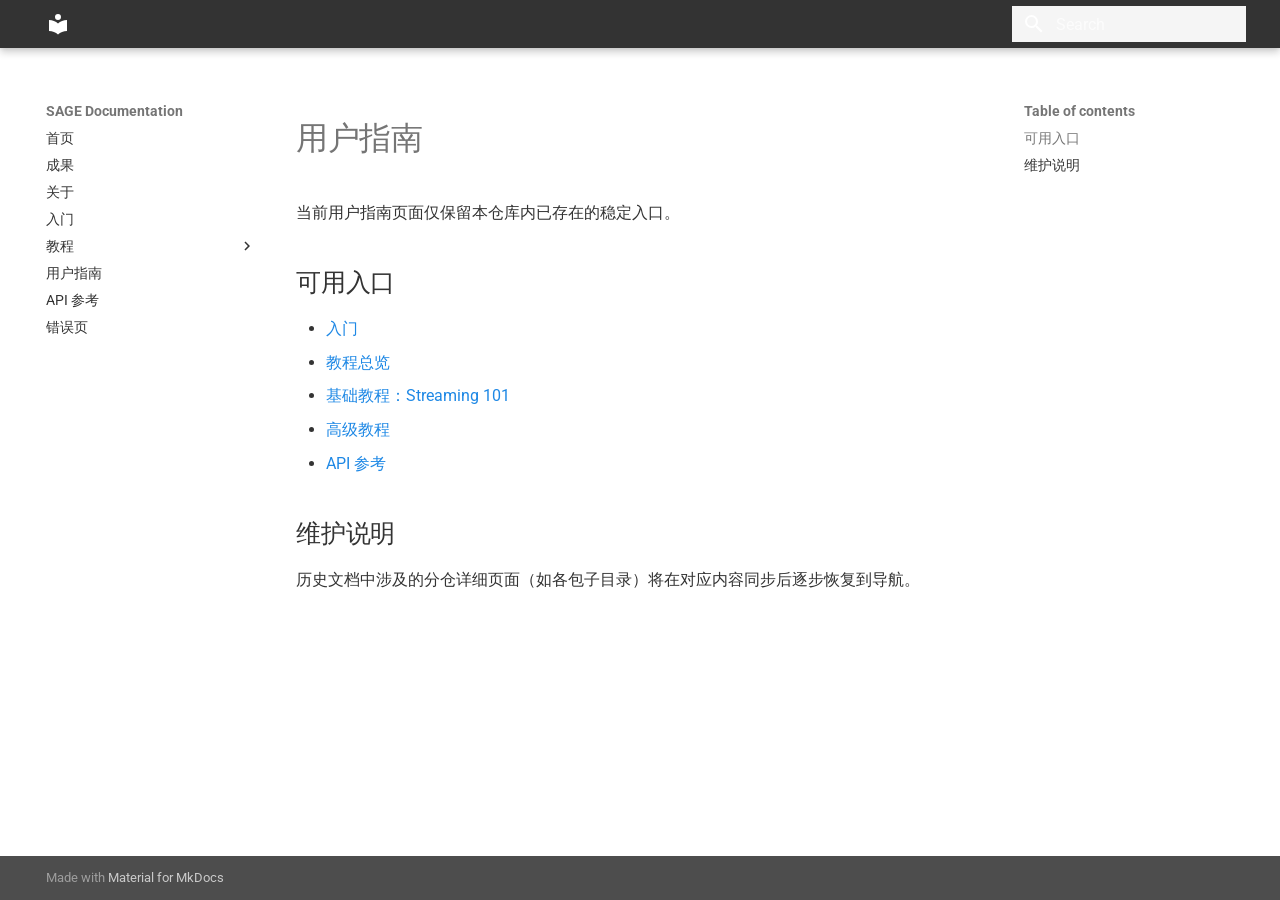
<file: guides/index.html>
<!doctype html>
<html lang="en" class="no-js">
  <head>
    
      <meta charset="utf-8">
      <meta name="viewport" content="width=device-width,initial-scale=1">
      
        <meta name="description" content="SAGE - Streaming-Augmented Generative Execution">
      
      
        <meta name="author" content="IntelliStream research ecosystem">
      
      
        <link rel="canonical" href="https://sage.org.ai/guides/">
      
      
        <link rel="prev" href="../tutorials/advanced/">
      
      
        <link rel="next" href="../api-reference/">
      
      
        
      
      
      <link rel="icon" href="../assets/images/favicon.png">
      <meta name="generator" content="mkdocs-1.6.1, mkdocs-material-9.7.7">
    
    
  
    <title>用户指南</title>
  

    
      <link rel="stylesheet" href="../assets/stylesheets/main.ec1eaa64.min.css">
      
      


    
    
      
    
    
      
        
        
        <link rel="preconnect" href="https://fonts.gstatic.com" crossorigin>
        <link rel="stylesheet" href="https://fonts.googleapis.com/css?family=Roboto:300,300i,400,400i,700,700i%7CRoboto+Mono:400,400i,700,700i&display=fallback">
        <style>:root{--md-text-font:"Roboto";--md-code-font:"Roboto Mono"}</style>
      
    
    
    <script>__md_scope=new URL("..",location),__md_hash=e=>[...e].reduce(((e,_)=>(e<<5)-e+_.charCodeAt(0)),0),__md_get=(e,_=localStorage,t=__md_scope)=>JSON.parse(_.getItem(t.pathname+"."+e)),__md_set=(e,_,t=localStorage,a=__md_scope)=>{try{t.setItem(a.pathname+"."+e,JSON.stringify(_))}catch(e){}}</script>
    
<!-- Google Tag Manager -->
<script>(function(w,d,s,l,i){w[l]=w[l]||[];w[l].push({'gtm.start':
new Date().getTime(),event:'gtm.js'});var f=d.getElementsByTagName(s)[0],
j=d.createElement(s),dl=l!='dataLayer'?'&l='+l:'';j.async=true;j.src=
'https://www.googletagmanager.com/gtm.js?id='+i+dl;f.parentNode.insertBefore(j,f);
})(window,document,'script','dataLayer','GTM-T35S4S46');</script>
<!-- End Google Tag Manager -->

    
  <!-- pragma: allowlist secret -->
  <meta name="algolia-site-verification" content="165B7E7C89E49946" />
  <style>
    @import url("https://fonts.googleapis.com/css2?family=Public+Sans&display=swap");
    :root {
      --md-primary-fg-color: #333333;
      --md-accent-fg-color: #1E88E5;
      --md-default-bg-color: #FFFFFF;
      --md-default-fg-color: #333333;
      --md-text-font-family: "Public Sans", sans-serif;
    }

    body {
      font-family: var(--md-text-font-family);
      background-color: var(--md-default-bg-color);
      color: var(--md-default-fg-color);
    }

    .md-main {
      background-color: #FFFFFF;
    }

    .md-footer {
      background-color: #F5F5F5;
      color: #666666;
    }

    .md-footer-meta {
      background-color: #4d4d4d;
    }

    .md-typeset a {
      color: #1E88E5;
    }

    .md-typeset a:hover {
      color: #1565C0;
    }

    .md-nav__link--active,
    .md-nav__link:active {
      color: #1E88E5;
    }

    .md-search__input {
      background-color: #F5F5F5;
      color: #333333;
    }

    .md-search__input:hover,
    .md-search__input:focus {
      background-color: #EEEEEE;
    }
    /* Table of contents styles */
    .md-nav--secondary .md-nav__item--active > .md-nav__link {
      font-weight: bold;
      color: var(--md-primary-fg-color);
    }

    .md-nav--secondary .md-nav__item--nested > .md-nav__link {
      font-weight: normal;
      color: var(--md-default-fg-color);
    }

    .md-header__button.md-logo img {
      height: 30px;
      max-height: 30px;
      width: auto;
      vertical-align: middle;
    }

    .md-nav--secondary .md-nav__item--nested > .md-nav__link::before {
      content: "";
      display: inline-block;
      width: 6px;
      height: 6px;
      background-color: var(--md-default-fg-color);
      border-radius: 50%;
      margin-right: 0.5rem;
    }

    [data-md-color-scheme="slate"] {
      --md-default-bg-color: #1E1E1E;
      --md-default-fg-color: #FFFFFF;
      --md-accent-fg-color: #64B5F6;
    }

    [data-md-color-scheme="slate"] .md-main {
      background-color: #1E1E1E;
    }

    [data-md-color-scheme="slate"] .navbar {
      background-color: #1E1E1E;
      color: #FFFFFF;
      box-shadow: none;
    }

    [data-md-color-scheme="slate"] .md-footer {
      background-color: #1E1E1E;
      color: #BDBDBD;
    }

    [data-md-color-scheme="slate"] .md-header {
      background-color: #1E1E1E;
      color: #BDBDBD;
    }

    [data-md-color-scheme="slate"] .md-tabs {
      background-color: #1E1E1E;
      color: #BDBDBD;
    }

    [data-md-color-scheme="slate"] .md-search__input {
      background-color: #F5F5F5;
      color: #333333;
    }

    [data-md-color-scheme="slate"] .md-search__icon {
      color: #333333;
    }

    [data-md-color-scheme="slate"] .md-search__input::placeholder {
      color: #333333;
    }

    [data-md-color-scheme="slate"] .md-footer-meta {
      background-color: #4d4d4d;
    }

    [data-md-color-scheme="slate"] .md-typeset a {
      color: #64B5F6;
    }

    [data-md-color-scheme="slate"] .md-typeset a:hover {
      color: #90CAF9;
    }

    .notebook-links {
      display: flex;
      justify-content: flex-end;
      margin-bottom: 1rem;
    }
    .notebook-links .md-content__button {
      margin-left: 0.5rem;
    }

    [data-md-color-scheme=default] .logo-dark {
      display: none !important;
    }

    [data-md-color-scheme=slate] .logo-light {
      display: none !important;
    }

    .jupyter-wrapper .jp-CodeCell .jp-Cell-inputWrapper .jp-InputPrompt.jp-InputArea-prompt {
      display: none !important;
    }

    .jupyter-wrapper .jp-Notebook .jp-Cell .jp-OutputPrompt {
      display: none !important;
    }

    .md-banner {
      background-color: #CFC9FA;
      color: #000000;
    }

    .md-banner a {
      color: #000000;
      text-decoration: underline;
    }

    .md-banner a:hover {
      color: #000000;
    }

    .md-header__title {
      visibility: hidden;
    }

    /* Dark mode banner styling */
    [data-md-color-scheme="slate"] .md-banner {
      background-color: #CFC9FA; /* Same light purple for both modes */
      color: #000000;
    }

    [data-md-color-scheme="slate"] .md-banner a {
      color: #000000;
    }

    [data-md-color-scheme="slate"] .md-banner a:hover {
      color: #000000;
    }

  </style>

  </head>
  
  
    <body dir="ltr">
  
    
    <input class="md-toggle" data-md-toggle="drawer" type="checkbox" id="__drawer" autocomplete="off">
    <input class="md-toggle" data-md-toggle="search" type="checkbox" id="__search" autocomplete="off">
    <label class="md-overlay" for="__drawer"></label>
    <div data-md-component="skip">
      
        
        <a href="#_1" class="md-skip">
          Skip to content
        </a>
      
    </div>
    <div data-md-component="announce">
      
    </div>
    
    
      

  

<header class="md-header md-header--shadow" data-md-component="header">
  <nav class="md-header__inner md-grid" aria-label="Header">
    <a href=".." title="SAGE Documentation" class="md-header__button md-logo" aria-label="SAGE Documentation" data-md-component="logo">
      
  
  <svg xmlns="http://www.w3.org/2000/svg" viewBox="0 0 24 24"><path d="M12 8a3 3 0 0 0 3-3 3 3 0 0 0-3-3 3 3 0 0 0-3 3 3 3 0 0 0 3 3m0 3.54C9.64 9.35 6.5 8 3 8v11c3.5 0 6.64 1.35 9 3.54 2.36-2.19 5.5-3.54 9-3.54V8c-3.5 0-6.64 1.35-9 3.54"/></svg>

    </a>
    <label class="md-header__button md-icon" for="__drawer">
      
      <svg xmlns="http://www.w3.org/2000/svg" viewBox="0 0 24 24"><path d="M3 6h18v2H3zm0 5h18v2H3zm0 5h18v2H3z"/></svg>
    </label>
    <div class="md-header__title" data-md-component="header-title">
      <div class="md-header__ellipsis">
        <div class="md-header__topic">
          <span class="md-ellipsis">
            SAGE Documentation
          </span>
        </div>
        <div class="md-header__topic" data-md-component="header-topic">
          <span class="md-ellipsis">
            
              用户指南
            
          </span>
        </div>
      </div>
    </div>
    
    
      <script>var palette=__md_get("__palette");if(palette&&palette.color){if("(prefers-color-scheme)"===palette.color.media){var media=matchMedia("(prefers-color-scheme: light)"),input=document.querySelector(media.matches?"[data-md-color-media='(prefers-color-scheme: light)']":"[data-md-color-media='(prefers-color-scheme: dark)']");palette.color.media=input.getAttribute("data-md-color-media"),palette.color.scheme=input.getAttribute("data-md-color-scheme"),palette.color.primary=input.getAttribute("data-md-color-primary"),palette.color.accent=input.getAttribute("data-md-color-accent")}for(var[key,value]of Object.entries(palette.color))document.body.setAttribute("data-md-color-"+key,value)}</script>
    
    
    
      
      
        <label class="md-header__button md-icon" for="__search">
          
          <svg xmlns="http://www.w3.org/2000/svg" viewBox="0 0 24 24"><path d="M9.5 3A6.5 6.5 0 0 1 16 9.5c0 1.61-.59 3.09-1.56 4.23l.27.27h.79l5 5-1.5 1.5-5-5v-.79l-.27-.27A6.52 6.52 0 0 1 9.5 16 6.5 6.5 0 0 1 3 9.5 6.5 6.5 0 0 1 9.5 3m0 2C7 5 5 7 5 9.5S7 14 9.5 14 14 12 14 9.5 12 5 9.5 5"/></svg>
        </label>
        <div class="md-search" data-md-component="search" role="dialog">
  <label class="md-search__overlay" for="__search"></label>
  <div class="md-search__inner" role="search">
    <form class="md-search__form" name="search">
      <input type="text" class="md-search__input" name="query" aria-label="Search" placeholder="Search" autocapitalize="off" autocorrect="off" autocomplete="off" spellcheck="false" data-md-component="search-query" required>
      <label class="md-search__icon md-icon" for="__search">
        
        <svg xmlns="http://www.w3.org/2000/svg" viewBox="0 0 24 24"><path d="M9.5 3A6.5 6.5 0 0 1 16 9.5c0 1.61-.59 3.09-1.56 4.23l.27.27h.79l5 5-1.5 1.5-5-5v-.79l-.27-.27A6.52 6.52 0 0 1 9.5 16 6.5 6.5 0 0 1 3 9.5 6.5 6.5 0 0 1 9.5 3m0 2C7 5 5 7 5 9.5S7 14 9.5 14 14 12 14 9.5 12 5 9.5 5"/></svg>
        
        <svg xmlns="http://www.w3.org/2000/svg" viewBox="0 0 24 24"><path d="M20 11v2H8l5.5 5.5-1.42 1.42L4.16 12l7.92-7.92L13.5 5.5 8 11z"/></svg>
      </label>
      <nav class="md-search__options" aria-label="Search">
        
        <button type="reset" class="md-search__icon md-icon" title="Clear" aria-label="Clear" tabindex="-1">
          
          <svg xmlns="http://www.w3.org/2000/svg" viewBox="0 0 24 24"><path d="M19 6.41 17.59 5 12 10.59 6.41 5 5 6.41 10.59 12 5 17.59 6.41 19 12 13.41 17.59 19 19 17.59 13.41 12z"/></svg>
        </button>
      </nav>
      
    </form>
    <div class="md-search__output">
      <div class="md-search__scrollwrap" tabindex="0" data-md-scrollfix>
        <div class="md-search-result" data-md-component="search-result">
          <div class="md-search-result__meta">
            Initializing search
          </div>
          <ol class="md-search-result__list" role="presentation"></ol>
        </div>
      </div>
    </div>
  </div>
</div>
      
    
    
  </nav>
  
</header>
    
    <div class="md-container" data-md-component="container">
      
      
        
          
        
      
      <main class="md-main" data-md-component="main">
        <div class="md-main__inner md-grid">
          
            
              
              <div class="md-sidebar md-sidebar--primary" data-md-component="sidebar" data-md-type="navigation" >
                <div class="md-sidebar__scrollwrap">
                  <div class="md-sidebar__inner">
                    



<nav class="md-nav md-nav--primary" aria-label="Navigation" data-md-level="0">
  <label class="md-nav__title" for="__drawer">
    <a href=".." title="SAGE Documentation" class="md-nav__button md-logo" aria-label="SAGE Documentation" data-md-component="logo">
      
  
  <svg xmlns="http://www.w3.org/2000/svg" viewBox="0 0 24 24"><path d="M12 8a3 3 0 0 0 3-3 3 3 0 0 0-3-3 3 3 0 0 0-3 3 3 3 0 0 0 3 3m0 3.54C9.64 9.35 6.5 8 3 8v11c3.5 0 6.64 1.35 9 3.54 2.36-2.19 5.5-3.54 9-3.54V8c-3.5 0-6.64 1.35-9 3.54"/></svg>

    </a>
    SAGE Documentation
  </label>
  
  <ul class="md-nav__list" data-md-scrollfix>
    
      
      
  
  
  
  
    <li class="md-nav__item">
      <a href=".." class="md-nav__link">
        
  
  
  <span class="md-ellipsis">
    
  
    首页
  

    
  </span>
  
  

      </a>
    </li>
  

    
      
      
  
  
  
  
    <li class="md-nav__item">
      <a href="../achievements/" class="md-nav__link">
        
  
  
  <span class="md-ellipsis">
    
  
    成果
  

    
  </span>
  
  

      </a>
    </li>
  

    
      
      
  
  
  
  
    <li class="md-nav__item">
      <a href="../about/" class="md-nav__link">
        
  
  
  <span class="md-ellipsis">
    
  
    关于
  

    
  </span>
  
  

      </a>
    </li>
  

    
      
      
  
  
  
  
    <li class="md-nav__item">
      <a href="../getting-started/" class="md-nav__link">
        
  
  
  <span class="md-ellipsis">
    
  
    入门
  

    
  </span>
  
  

      </a>
    </li>
  

    
      
      
  
  
  
  
    
    
    
    
    
    <li class="md-nav__item md-nav__item--nested">
      
        
        
        <input class="md-nav__toggle md-toggle " type="checkbox" id="__nav_5" >
        
          
          <label class="md-nav__link" for="__nav_5" id="__nav_5_label" tabindex="0">
            
  
  
  <span class="md-ellipsis">
    
  
    教程
  

    
  </span>
  
  

            <span class="md-nav__icon md-icon"></span>
          </label>
        
        <nav class="md-nav" data-md-level="1" aria-labelledby="__nav_5_label" aria-expanded="false">
          <label class="md-nav__title" for="__nav_5">
            <span class="md-nav__icon md-icon"></span>
            
  
    教程
  

          </label>
          <ul class="md-nav__list" data-md-scrollfix>
            
              
                
  
  
  
  
    <li class="md-nav__item">
      <a href="../tutorials/" class="md-nav__link">
        
  
  
  <span class="md-ellipsis">
    
  
    教程总览
  

    
  </span>
  
  

      </a>
    </li>
  

              
            
              
                
  
  
  
  
    <li class="md-nav__item">
      <a href="../tutorials/basic/streaming-101/" class="md-nav__link">
        
  
  
  <span class="md-ellipsis">
    
  
    基础教程
  

    
  </span>
  
  

      </a>
    </li>
  

              
            
              
                
  
  
  
  
    <li class="md-nav__item">
      <a href="../tutorials/advanced/" class="md-nav__link">
        
  
  
  <span class="md-ellipsis">
    
  
    高级教程
  

    
  </span>
  
  

      </a>
    </li>
  

              
            
          </ul>
        </nav>
      
    </li>
  

    
      
      
  
  
    
  
  
  
    <li class="md-nav__item md-nav__item--active">
      
      <input class="md-nav__toggle md-toggle" type="checkbox" id="__toc">
      
      
        
      
      
        <label class="md-nav__link md-nav__link--active" for="__toc">
          
  
  
  <span class="md-ellipsis">
    
  
    用户指南
  

    
  </span>
  
  

          <span class="md-nav__icon md-icon"></span>
        </label>
      
      <a href="./" class="md-nav__link md-nav__link--active">
        
  
  
  <span class="md-ellipsis">
    
  
    用户指南
  

    
  </span>
  
  

      </a>
      
        

<nav class="md-nav md-nav--secondary" aria-label="Table of contents">
  
  
  
    
  
  
    <label class="md-nav__title" for="__toc">
      <span class="md-nav__icon md-icon"></span>
      Table of contents
    </label>
    <ul class="md-nav__list" data-md-component="toc" data-md-scrollfix>
      
        <li class="md-nav__item">
  <a href="#_2" class="md-nav__link">
    <span class="md-ellipsis">
      
        可用入口
      
    </span>
  </a>
  
</li>
      
        <li class="md-nav__item">
  <a href="#_3" class="md-nav__link">
    <span class="md-ellipsis">
      
        维护说明
      
    </span>
  </a>
  
</li>
      
    </ul>
  
</nav>
      
    </li>
  

    
      
      
  
  
  
  
    <li class="md-nav__item">
      <a href="../api-reference/" class="md-nav__link">
        
  
  
  <span class="md-ellipsis">
    
  
    API 参考
  

    
  </span>
  
  

      </a>
    </li>
  

    
      
      
  
  
  
  
    <li class="md-nav__item">
      <a href="../404/" class="md-nav__link">
        
  
  
  <span class="md-ellipsis">
    
  
    错误页
  

    
  </span>
  
  

      </a>
    </li>
  

    
  </ul>
</nav>
                  </div>
                </div>
              </div>
            
            
              
              <div class="md-sidebar md-sidebar--secondary" data-md-component="sidebar" data-md-type="toc" >
                <div class="md-sidebar__scrollwrap">
                  <div class="md-sidebar__inner">
                    

<nav class="md-nav md-nav--secondary" aria-label="Table of contents">
  
  
  
    
  
  
    <label class="md-nav__title" for="__toc">
      <span class="md-nav__icon md-icon"></span>
      Table of contents
    </label>
    <ul class="md-nav__list" data-md-component="toc" data-md-scrollfix>
      
        <li class="md-nav__item">
  <a href="#_2" class="md-nav__link">
    <span class="md-ellipsis">
      
        可用入口
      
    </span>
  </a>
  
</li>
      
        <li class="md-nav__item">
  <a href="#_3" class="md-nav__link">
    <span class="md-ellipsis">
      
        维护说明
      
    </span>
  </a>
  
</li>
      
    </ul>
  
</nav>
                  </div>
                </div>
              </div>
            
          
          
            <div class="md-content" data-md-component="content">
              
              <article class="md-content__inner md-typeset">
                
<div class="notebook-links">
  
</div>


                  



<h1 id="_1">用户指南</h1>
<p>当前用户指南页面仅保留本仓库内已存在的稳定入口。</p>
<h2 id="_2">可用入口</h2>
<ul>
<li><a href="../getting-started/">入门</a></li>
<li><a href="../tutorials/">教程总览</a></li>
<li><a href="../tutorials/basic/streaming-101/">基础教程：Streaming 101</a></li>
<li><a href="../tutorials/advanced/">高级教程</a></li>
<li><a href="../api-reference/">API 参考</a></li>
</ul>
<h2 id="_3">维护说明</h2>
<p>历史文档中涉及的分仓详细页面（如各包子目录）将在对应内容同步后逐步恢复到导航。</p>












                

              </article>
            </div>
          
          
<script>var target=document.getElementById(location.hash.slice(1));target&&target.name&&(target.checked=target.name.startsWith("__tabbed_"))</script>
        </div>
        
      </main>
      
        <footer class="md-footer">
  
  <div class="md-footer-meta md-typeset">
    <div class="md-footer-meta__inner md-grid">
      <div class="md-copyright">
  
  
    Made with
    <a href="https://squidfunk.github.io/mkdocs-material/" target="_blank" rel="noopener">
      Material for MkDocs
    </a>
  
</div>
      
    </div>
  </div>
</footer>
      
    </div>
    <div class="md-dialog" data-md-component="dialog">
      <div class="md-dialog__inner md-typeset"></div>
    </div>
    
    
    
      
      
      <script id="__config" type="application/json">{"annotate": null, "base": "..", "features": [], "search": "../assets/javascripts/workers/search.2c215733.min.js", "tags": null, "translations": {"clipboard.copied": "Copied to clipboard", "clipboard.copy": "Copy to clipboard", "search.result.more.one": "1 more on this page", "search.result.more.other": "# more on this page", "search.result.none": "No matching documents", "search.result.one": "1 matching document", "search.result.other": "# matching documents", "search.result.placeholder": "Type to start searching", "search.result.term.missing": "Missing", "select.version": "Select version"}, "version": null}</script>
    
    
      <script src="../assets/javascripts/bundle.d7400e89.min.js"></script>
      
    
  </body>
</html>
</file>
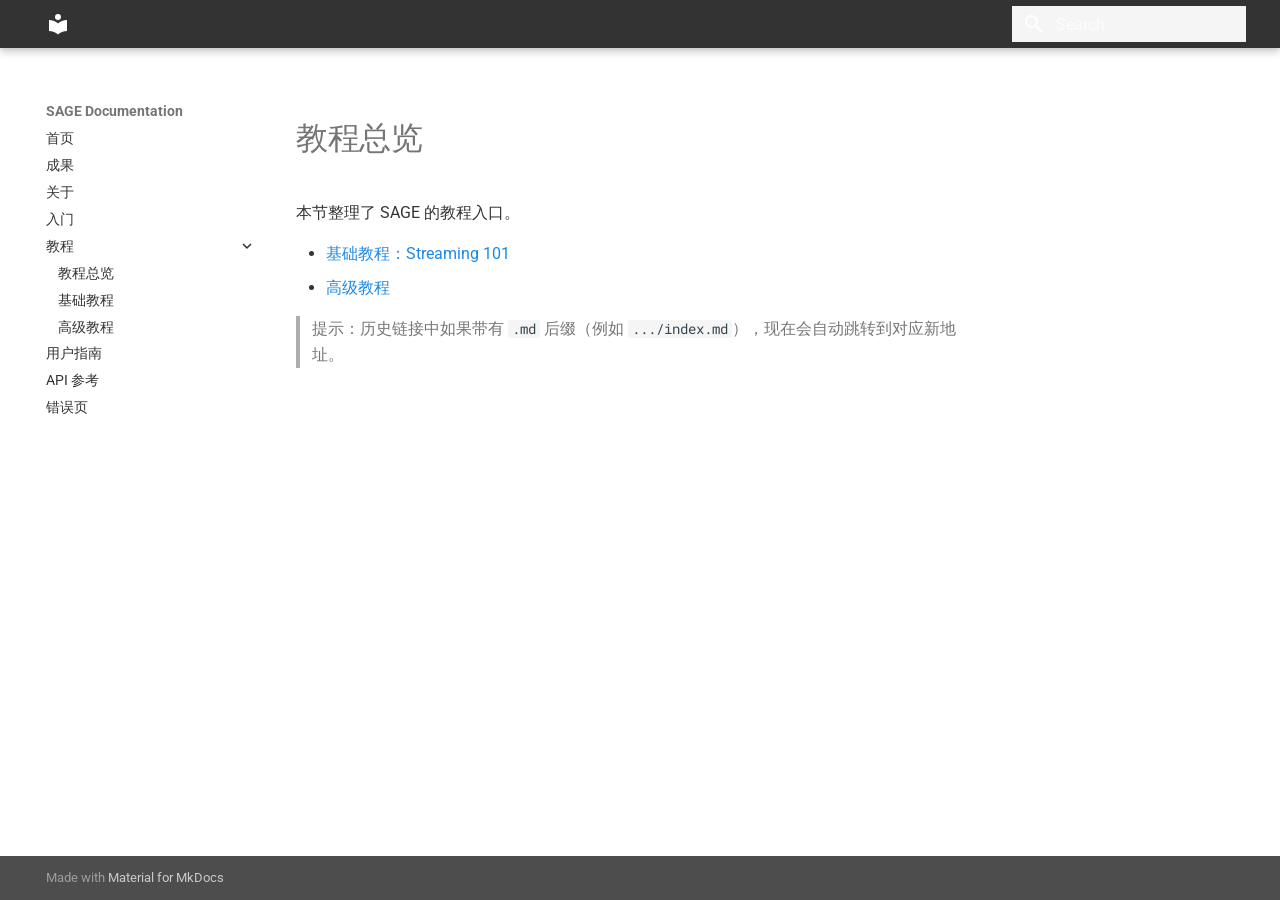
<file: tutorials/index.html>
<!doctype html>
<html lang="en" class="no-js">
  <head>
    
      <meta charset="utf-8">
      <meta name="viewport" content="width=device-width,initial-scale=1">
      
        <meta name="description" content="SAGE - Streaming-Augmented Generative Execution">
      
      
        <meta name="author" content="IntelliStream research ecosystem">
      
      
        <link rel="canonical" href="https://sage.org.ai/tutorials/">
      
      
        <link rel="prev" href="../getting-started/">
      
      
        <link rel="next" href="basic/streaming-101/">
      
      
        
      
      
      <link rel="icon" href="../assets/images/favicon.png">
      <meta name="generator" content="mkdocs-1.6.1, mkdocs-material-9.7.7">
    
    
  
    <title>教程总览</title>
  

    
      <link rel="stylesheet" href="../assets/stylesheets/main.ec1eaa64.min.css">
      
      


    
    
      
    
    
      
        
        
        <link rel="preconnect" href="https://fonts.gstatic.com" crossorigin>
        <link rel="stylesheet" href="https://fonts.googleapis.com/css?family=Roboto:300,300i,400,400i,700,700i%7CRoboto+Mono:400,400i,700,700i&display=fallback">
        <style>:root{--md-text-font:"Roboto";--md-code-font:"Roboto Mono"}</style>
      
    
    
    <script>__md_scope=new URL("..",location),__md_hash=e=>[...e].reduce(((e,_)=>(e<<5)-e+_.charCodeAt(0)),0),__md_get=(e,_=localStorage,t=__md_scope)=>JSON.parse(_.getItem(t.pathname+"."+e)),__md_set=(e,_,t=localStorage,a=__md_scope)=>{try{t.setItem(a.pathname+"."+e,JSON.stringify(_))}catch(e){}}</script>
    
<!-- Google Tag Manager -->
<script>(function(w,d,s,l,i){w[l]=w[l]||[];w[l].push({'gtm.start':
new Date().getTime(),event:'gtm.js'});var f=d.getElementsByTagName(s)[0],
j=d.createElement(s),dl=l!='dataLayer'?'&l='+l:'';j.async=true;j.src=
'https://www.googletagmanager.com/gtm.js?id='+i+dl;f.parentNode.insertBefore(j,f);
})(window,document,'script','dataLayer','GTM-T35S4S46');</script>
<!-- End Google Tag Manager -->

    
  <!-- pragma: allowlist secret -->
  <meta name="algolia-site-verification" content="165B7E7C89E49946" />
  <style>
    @import url("https://fonts.googleapis.com/css2?family=Public+Sans&display=swap");
    :root {
      --md-primary-fg-color: #333333;
      --md-accent-fg-color: #1E88E5;
      --md-default-bg-color: #FFFFFF;
      --md-default-fg-color: #333333;
      --md-text-font-family: "Public Sans", sans-serif;
    }

    body {
      font-family: var(--md-text-font-family);
      background-color: var(--md-default-bg-color);
      color: var(--md-default-fg-color);
    }

    .md-main {
      background-color: #FFFFFF;
    }

    .md-footer {
      background-color: #F5F5F5;
      color: #666666;
    }

    .md-footer-meta {
      background-color: #4d4d4d;
    }

    .md-typeset a {
      color: #1E88E5;
    }

    .md-typeset a:hover {
      color: #1565C0;
    }

    .md-nav__link--active,
    .md-nav__link:active {
      color: #1E88E5;
    }

    .md-search__input {
      background-color: #F5F5F5;
      color: #333333;
    }

    .md-search__input:hover,
    .md-search__input:focus {
      background-color: #EEEEEE;
    }
    /* Table of contents styles */
    .md-nav--secondary .md-nav__item--active > .md-nav__link {
      font-weight: bold;
      color: var(--md-primary-fg-color);
    }

    .md-nav--secondary .md-nav__item--nested > .md-nav__link {
      font-weight: normal;
      color: var(--md-default-fg-color);
    }

    .md-header__button.md-logo img {
      height: 30px;
      max-height: 30px;
      width: auto;
      vertical-align: middle;
    }

    .md-nav--secondary .md-nav__item--nested > .md-nav__link::before {
      content: "";
      display: inline-block;
      width: 6px;
      height: 6px;
      background-color: var(--md-default-fg-color);
      border-radius: 50%;
      margin-right: 0.5rem;
    }

    [data-md-color-scheme="slate"] {
      --md-default-bg-color: #1E1E1E;
      --md-default-fg-color: #FFFFFF;
      --md-accent-fg-color: #64B5F6;
    }

    [data-md-color-scheme="slate"] .md-main {
      background-color: #1E1E1E;
    }

    [data-md-color-scheme="slate"] .navbar {
      background-color: #1E1E1E;
      color: #FFFFFF;
      box-shadow: none;
    }

    [data-md-color-scheme="slate"] .md-footer {
      background-color: #1E1E1E;
      color: #BDBDBD;
    }

    [data-md-color-scheme="slate"] .md-header {
      background-color: #1E1E1E;
      color: #BDBDBD;
    }

    [data-md-color-scheme="slate"] .md-tabs {
      background-color: #1E1E1E;
      color: #BDBDBD;
    }

    [data-md-color-scheme="slate"] .md-search__input {
      background-color: #F5F5F5;
      color: #333333;
    }

    [data-md-color-scheme="slate"] .md-search__icon {
      color: #333333;
    }

    [data-md-color-scheme="slate"] .md-search__input::placeholder {
      color: #333333;
    }

    [data-md-color-scheme="slate"] .md-footer-meta {
      background-color: #4d4d4d;
    }

    [data-md-color-scheme="slate"] .md-typeset a {
      color: #64B5F6;
    }

    [data-md-color-scheme="slate"] .md-typeset a:hover {
      color: #90CAF9;
    }

    .notebook-links {
      display: flex;
      justify-content: flex-end;
      margin-bottom: 1rem;
    }
    .notebook-links .md-content__button {
      margin-left: 0.5rem;
    }

    [data-md-color-scheme=default] .logo-dark {
      display: none !important;
    }

    [data-md-color-scheme=slate] .logo-light {
      display: none !important;
    }

    .jupyter-wrapper .jp-CodeCell .jp-Cell-inputWrapper .jp-InputPrompt.jp-InputArea-prompt {
      display: none !important;
    }

    .jupyter-wrapper .jp-Notebook .jp-Cell .jp-OutputPrompt {
      display: none !important;
    }

    .md-banner {
      background-color: #CFC9FA;
      color: #000000;
    }

    .md-banner a {
      color: #000000;
      text-decoration: underline;
    }

    .md-banner a:hover {
      color: #000000;
    }

    .md-header__title {
      visibility: hidden;
    }

    /* Dark mode banner styling */
    [data-md-color-scheme="slate"] .md-banner {
      background-color: #CFC9FA; /* Same light purple for both modes */
      color: #000000;
    }

    [data-md-color-scheme="slate"] .md-banner a {
      color: #000000;
    }

    [data-md-color-scheme="slate"] .md-banner a:hover {
      color: #000000;
    }

  </style>

  </head>
  
  
    <body dir="ltr">
  
    
    <input class="md-toggle" data-md-toggle="drawer" type="checkbox" id="__drawer" autocomplete="off">
    <input class="md-toggle" data-md-toggle="search" type="checkbox" id="__search" autocomplete="off">
    <label class="md-overlay" for="__drawer"></label>
    <div data-md-component="skip">
      
        
        <a href="#_1" class="md-skip">
          Skip to content
        </a>
      
    </div>
    <div data-md-component="announce">
      
    </div>
    
    
      

  

<header class="md-header md-header--shadow" data-md-component="header">
  <nav class="md-header__inner md-grid" aria-label="Header">
    <a href=".." title="SAGE Documentation" class="md-header__button md-logo" aria-label="SAGE Documentation" data-md-component="logo">
      
  
  <svg xmlns="http://www.w3.org/2000/svg" viewBox="0 0 24 24"><path d="M12 8a3 3 0 0 0 3-3 3 3 0 0 0-3-3 3 3 0 0 0-3 3 3 3 0 0 0 3 3m0 3.54C9.64 9.35 6.5 8 3 8v11c3.5 0 6.64 1.35 9 3.54 2.36-2.19 5.5-3.54 9-3.54V8c-3.5 0-6.64 1.35-9 3.54"/></svg>

    </a>
    <label class="md-header__button md-icon" for="__drawer">
      
      <svg xmlns="http://www.w3.org/2000/svg" viewBox="0 0 24 24"><path d="M3 6h18v2H3zm0 5h18v2H3zm0 5h18v2H3z"/></svg>
    </label>
    <div class="md-header__title" data-md-component="header-title">
      <div class="md-header__ellipsis">
        <div class="md-header__topic">
          <span class="md-ellipsis">
            SAGE Documentation
          </span>
        </div>
        <div class="md-header__topic" data-md-component="header-topic">
          <span class="md-ellipsis">
            
              教程总览
            
          </span>
        </div>
      </div>
    </div>
    
    
      <script>var palette=__md_get("__palette");if(palette&&palette.color){if("(prefers-color-scheme)"===palette.color.media){var media=matchMedia("(prefers-color-scheme: light)"),input=document.querySelector(media.matches?"[data-md-color-media='(prefers-color-scheme: light)']":"[data-md-color-media='(prefers-color-scheme: dark)']");palette.color.media=input.getAttribute("data-md-color-media"),palette.color.scheme=input.getAttribute("data-md-color-scheme"),palette.color.primary=input.getAttribute("data-md-color-primary"),palette.color.accent=input.getAttribute("data-md-color-accent")}for(var[key,value]of Object.entries(palette.color))document.body.setAttribute("data-md-color-"+key,value)}</script>
    
    
    
      
      
        <label class="md-header__button md-icon" for="__search">
          
          <svg xmlns="http://www.w3.org/2000/svg" viewBox="0 0 24 24"><path d="M9.5 3A6.5 6.5 0 0 1 16 9.5c0 1.61-.59 3.09-1.56 4.23l.27.27h.79l5 5-1.5 1.5-5-5v-.79l-.27-.27A6.52 6.52 0 0 1 9.5 16 6.5 6.5 0 0 1 3 9.5 6.5 6.5 0 0 1 9.5 3m0 2C7 5 5 7 5 9.5S7 14 9.5 14 14 12 14 9.5 12 5 9.5 5"/></svg>
        </label>
        <div class="md-search" data-md-component="search" role="dialog">
  <label class="md-search__overlay" for="__search"></label>
  <div class="md-search__inner" role="search">
    <form class="md-search__form" name="search">
      <input type="text" class="md-search__input" name="query" aria-label="Search" placeholder="Search" autocapitalize="off" autocorrect="off" autocomplete="off" spellcheck="false" data-md-component="search-query" required>
      <label class="md-search__icon md-icon" for="__search">
        
        <svg xmlns="http://www.w3.org/2000/svg" viewBox="0 0 24 24"><path d="M9.5 3A6.5 6.5 0 0 1 16 9.5c0 1.61-.59 3.09-1.56 4.23l.27.27h.79l5 5-1.5 1.5-5-5v-.79l-.27-.27A6.52 6.52 0 0 1 9.5 16 6.5 6.5 0 0 1 3 9.5 6.5 6.5 0 0 1 9.5 3m0 2C7 5 5 7 5 9.5S7 14 9.5 14 14 12 14 9.5 12 5 9.5 5"/></svg>
        
        <svg xmlns="http://www.w3.org/2000/svg" viewBox="0 0 24 24"><path d="M20 11v2H8l5.5 5.5-1.42 1.42L4.16 12l7.92-7.92L13.5 5.5 8 11z"/></svg>
      </label>
      <nav class="md-search__options" aria-label="Search">
        
        <button type="reset" class="md-search__icon md-icon" title="Clear" aria-label="Clear" tabindex="-1">
          
          <svg xmlns="http://www.w3.org/2000/svg" viewBox="0 0 24 24"><path d="M19 6.41 17.59 5 12 10.59 6.41 5 5 6.41 10.59 12 5 17.59 6.41 19 12 13.41 17.59 19 19 17.59 13.41 12z"/></svg>
        </button>
      </nav>
      
    </form>
    <div class="md-search__output">
      <div class="md-search__scrollwrap" tabindex="0" data-md-scrollfix>
        <div class="md-search-result" data-md-component="search-result">
          <div class="md-search-result__meta">
            Initializing search
          </div>
          <ol class="md-search-result__list" role="presentation"></ol>
        </div>
      </div>
    </div>
  </div>
</div>
      
    
    
  </nav>
  
</header>
    
    <div class="md-container" data-md-component="container">
      
      
        
          
        
      
      <main class="md-main" data-md-component="main">
        <div class="md-main__inner md-grid">
          
            
              
              <div class="md-sidebar md-sidebar--primary" data-md-component="sidebar" data-md-type="navigation" >
                <div class="md-sidebar__scrollwrap">
                  <div class="md-sidebar__inner">
                    



<nav class="md-nav md-nav--primary" aria-label="Navigation" data-md-level="0">
  <label class="md-nav__title" for="__drawer">
    <a href=".." title="SAGE Documentation" class="md-nav__button md-logo" aria-label="SAGE Documentation" data-md-component="logo">
      
  
  <svg xmlns="http://www.w3.org/2000/svg" viewBox="0 0 24 24"><path d="M12 8a3 3 0 0 0 3-3 3 3 0 0 0-3-3 3 3 0 0 0-3 3 3 3 0 0 0 3 3m0 3.54C9.64 9.35 6.5 8 3 8v11c3.5 0 6.64 1.35 9 3.54 2.36-2.19 5.5-3.54 9-3.54V8c-3.5 0-6.64 1.35-9 3.54"/></svg>

    </a>
    SAGE Documentation
  </label>
  
  <ul class="md-nav__list" data-md-scrollfix>
    
      
      
  
  
  
  
    <li class="md-nav__item">
      <a href=".." class="md-nav__link">
        
  
  
  <span class="md-ellipsis">
    
  
    首页
  

    
  </span>
  
  

      </a>
    </li>
  

    
      
      
  
  
  
  
    <li class="md-nav__item">
      <a href="../achievements/" class="md-nav__link">
        
  
  
  <span class="md-ellipsis">
    
  
    成果
  

    
  </span>
  
  

      </a>
    </li>
  

    
      
      
  
  
  
  
    <li class="md-nav__item">
      <a href="../about/" class="md-nav__link">
        
  
  
  <span class="md-ellipsis">
    
  
    关于
  

    
  </span>
  
  

      </a>
    </li>
  

    
      
      
  
  
  
  
    <li class="md-nav__item">
      <a href="../getting-started/" class="md-nav__link">
        
  
  
  <span class="md-ellipsis">
    
  
    入门
  

    
  </span>
  
  

      </a>
    </li>
  

    
      
      
  
  
    
  
  
  
    
    
    
    
    
    <li class="md-nav__item md-nav__item--active md-nav__item--nested">
      
        
        
        <input class="md-nav__toggle md-toggle " type="checkbox" id="__nav_5" checked>
        
          
          <label class="md-nav__link" for="__nav_5" id="__nav_5_label" tabindex="0">
            
  
  
  <span class="md-ellipsis">
    
  
    教程
  

    
  </span>
  
  

            <span class="md-nav__icon md-icon"></span>
          </label>
        
        <nav class="md-nav" data-md-level="1" aria-labelledby="__nav_5_label" aria-expanded="true">
          <label class="md-nav__title" for="__nav_5">
            <span class="md-nav__icon md-icon"></span>
            
  
    教程
  

          </label>
          <ul class="md-nav__list" data-md-scrollfix>
            
              
                
  
  
    
  
  
  
    <li class="md-nav__item md-nav__item--active">
      
      <input class="md-nav__toggle md-toggle" type="checkbox" id="__toc">
      
      
        
      
      
      <a href="./" class="md-nav__link md-nav__link--active">
        
  
  
  <span class="md-ellipsis">
    
  
    教程总览
  

    
  </span>
  
  

      </a>
      
    </li>
  

              
            
              
                
  
  
  
  
    <li class="md-nav__item">
      <a href="basic/streaming-101/" class="md-nav__link">
        
  
  
  <span class="md-ellipsis">
    
  
    基础教程
  

    
  </span>
  
  

      </a>
    </li>
  

              
            
              
                
  
  
  
  
    <li class="md-nav__item">
      <a href="advanced/" class="md-nav__link">
        
  
  
  <span class="md-ellipsis">
    
  
    高级教程
  

    
  </span>
  
  

      </a>
    </li>
  

              
            
          </ul>
        </nav>
      
    </li>
  

    
      
      
  
  
  
  
    <li class="md-nav__item">
      <a href="../guides/" class="md-nav__link">
        
  
  
  <span class="md-ellipsis">
    
  
    用户指南
  

    
  </span>
  
  

      </a>
    </li>
  

    
      
      
  
  
  
  
    <li class="md-nav__item">
      <a href="../api-reference/" class="md-nav__link">
        
  
  
  <span class="md-ellipsis">
    
  
    API 参考
  

    
  </span>
  
  

      </a>
    </li>
  

    
      
      
  
  
  
  
    <li class="md-nav__item">
      <a href="../404/" class="md-nav__link">
        
  
  
  <span class="md-ellipsis">
    
  
    错误页
  

    
  </span>
  
  

      </a>
    </li>
  

    
  </ul>
</nav>
                  </div>
                </div>
              </div>
            
            
              
              <div class="md-sidebar md-sidebar--secondary" data-md-component="sidebar" data-md-type="toc" >
                <div class="md-sidebar__scrollwrap">
                  <div class="md-sidebar__inner">
                    

<nav class="md-nav md-nav--secondary" aria-label="Table of contents">
  
  
  
    
  
  
</nav>
                  </div>
                </div>
              </div>
            
          
          
            <div class="md-content" data-md-component="content">
              
              <article class="md-content__inner md-typeset">
                
<div class="notebook-links">
  
</div>


                  



<h1 id="_1">教程总览</h1>
<p>本节整理了 SAGE 的教程入口。</p>
<ul>
<li><a href="basic/streaming-101/">基础教程：Streaming 101</a></li>
<li><a href="advanced/">高级教程</a></li>
</ul>
<blockquote>
<p>提示：历史链接中如果带有 <code>.md</code> 后缀（例如 <code>.../index.md</code>），现在会自动跳转到对应新地址。</p>
</blockquote>












                

              </article>
            </div>
          
          
<script>var target=document.getElementById(location.hash.slice(1));target&&target.name&&(target.checked=target.name.startsWith("__tabbed_"))</script>
        </div>
        
      </main>
      
        <footer class="md-footer">
  
  <div class="md-footer-meta md-typeset">
    <div class="md-footer-meta__inner md-grid">
      <div class="md-copyright">
  
  
    Made with
    <a href="https://squidfunk.github.io/mkdocs-material/" target="_blank" rel="noopener">
      Material for MkDocs
    </a>
  
</div>
      
    </div>
  </div>
</footer>
      
    </div>
    <div class="md-dialog" data-md-component="dialog">
      <div class="md-dialog__inner md-typeset"></div>
    </div>
    
    
    
      
      
      <script id="__config" type="application/json">{"annotate": null, "base": "..", "features": [], "search": "../assets/javascripts/workers/search.2c215733.min.js", "tags": null, "translations": {"clipboard.copied": "Copied to clipboard", "clipboard.copy": "Copy to clipboard", "search.result.more.one": "1 more on this page", "search.result.more.other": "# more on this page", "search.result.none": "No matching documents", "search.result.one": "1 matching document", "search.result.other": "# matching documents", "search.result.placeholder": "Type to start searching", "search.result.term.missing": "Missing", "select.version": "Select version"}, "version": null}</script>
    
    
      <script src="../assets/javascripts/bundle.d7400e89.min.js"></script>
      
    
  </body>
</html>
</file>
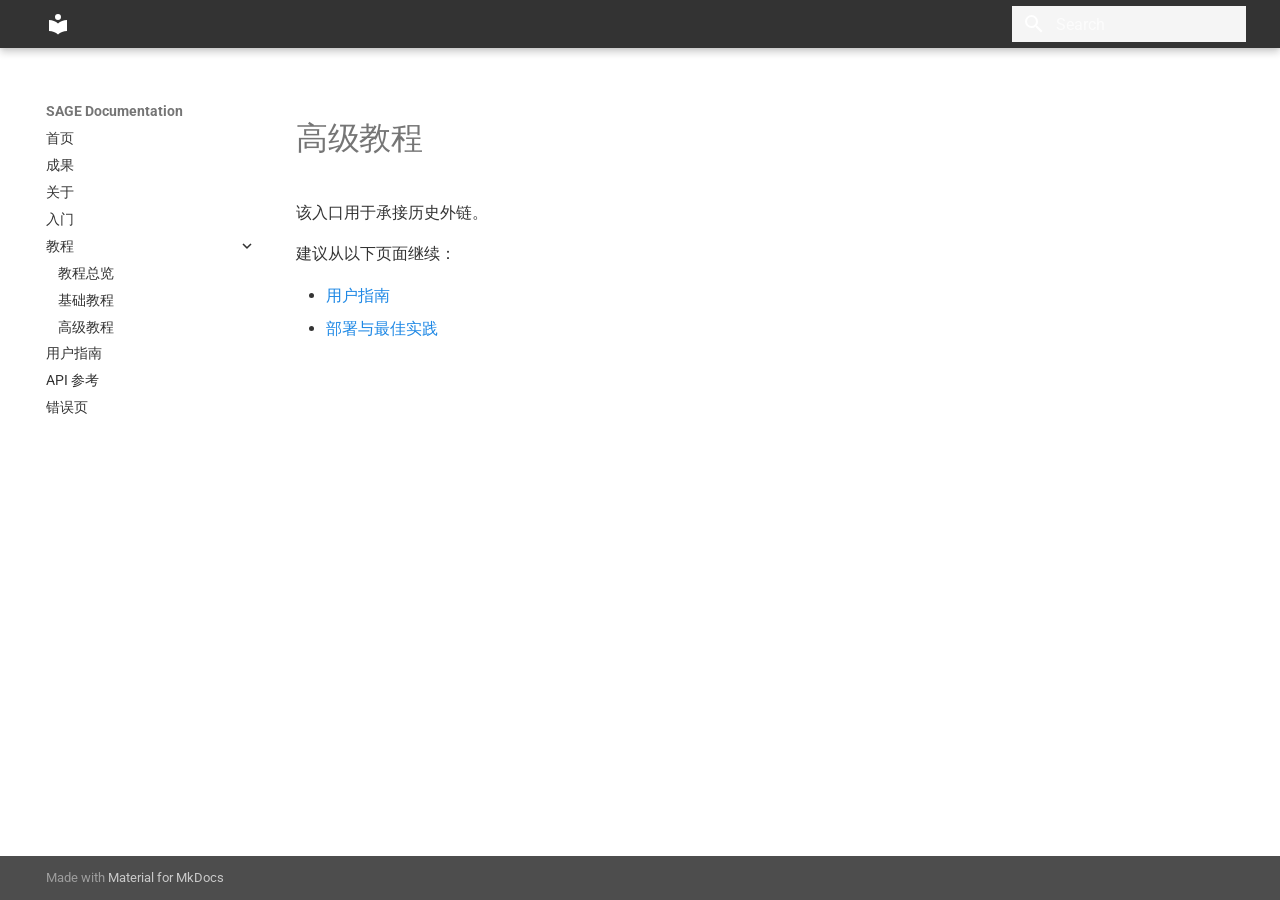
<file: tutorials/advanced/index.html>
<!doctype html>
<html lang="en" class="no-js">
  <head>
    
      <meta charset="utf-8">
      <meta name="viewport" content="width=device-width,initial-scale=1">
      
        <meta name="description" content="SAGE - Streaming-Augmented Generative Execution">
      
      
        <meta name="author" content="IntelliStream research ecosystem">
      
      
        <link rel="canonical" href="https://sage.org.ai/tutorials/advanced/">
      
      
        <link rel="prev" href="../basic/streaming-101/">
      
      
        <link rel="next" href="../../guides/">
      
      
        
      
      
      <link rel="icon" href="../../assets/images/favicon.png">
      <meta name="generator" content="mkdocs-1.6.1, mkdocs-material-9.7.7">
    
    
  
    <title>高级教程</title>
  

    
      <link rel="stylesheet" href="../../assets/stylesheets/main.ec1eaa64.min.css">
      
      


    
    
      
    
    
      
        
        
        <link rel="preconnect" href="https://fonts.gstatic.com" crossorigin>
        <link rel="stylesheet" href="https://fonts.googleapis.com/css?family=Roboto:300,300i,400,400i,700,700i%7CRoboto+Mono:400,400i,700,700i&display=fallback">
        <style>:root{--md-text-font:"Roboto";--md-code-font:"Roboto Mono"}</style>
      
    
    
    <script>__md_scope=new URL("../..",location),__md_hash=e=>[...e].reduce(((e,_)=>(e<<5)-e+_.charCodeAt(0)),0),__md_get=(e,_=localStorage,t=__md_scope)=>JSON.parse(_.getItem(t.pathname+"."+e)),__md_set=(e,_,t=localStorage,a=__md_scope)=>{try{t.setItem(a.pathname+"."+e,JSON.stringify(_))}catch(e){}}</script>
    
<!-- Google Tag Manager -->
<script>(function(w,d,s,l,i){w[l]=w[l]||[];w[l].push({'gtm.start':
new Date().getTime(),event:'gtm.js'});var f=d.getElementsByTagName(s)[0],
j=d.createElement(s),dl=l!='dataLayer'?'&l='+l:'';j.async=true;j.src=
'https://www.googletagmanager.com/gtm.js?id='+i+dl;f.parentNode.insertBefore(j,f);
})(window,document,'script','dataLayer','GTM-T35S4S46');</script>
<!-- End Google Tag Manager -->

    
  <!-- pragma: allowlist secret -->
  <meta name="algolia-site-verification" content="165B7E7C89E49946" />
  <style>
    @import url("https://fonts.googleapis.com/css2?family=Public+Sans&display=swap");
    :root {
      --md-primary-fg-color: #333333;
      --md-accent-fg-color: #1E88E5;
      --md-default-bg-color: #FFFFFF;
      --md-default-fg-color: #333333;
      --md-text-font-family: "Public Sans", sans-serif;
    }

    body {
      font-family: var(--md-text-font-family);
      background-color: var(--md-default-bg-color);
      color: var(--md-default-fg-color);
    }

    .md-main {
      background-color: #FFFFFF;
    }

    .md-footer {
      background-color: #F5F5F5;
      color: #666666;
    }

    .md-footer-meta {
      background-color: #4d4d4d;
    }

    .md-typeset a {
      color: #1E88E5;
    }

    .md-typeset a:hover {
      color: #1565C0;
    }

    .md-nav__link--active,
    .md-nav__link:active {
      color: #1E88E5;
    }

    .md-search__input {
      background-color: #F5F5F5;
      color: #333333;
    }

    .md-search__input:hover,
    .md-search__input:focus {
      background-color: #EEEEEE;
    }
    /* Table of contents styles */
    .md-nav--secondary .md-nav__item--active > .md-nav__link {
      font-weight: bold;
      color: var(--md-primary-fg-color);
    }

    .md-nav--secondary .md-nav__item--nested > .md-nav__link {
      font-weight: normal;
      color: var(--md-default-fg-color);
    }

    .md-header__button.md-logo img {
      height: 30px;
      max-height: 30px;
      width: auto;
      vertical-align: middle;
    }

    .md-nav--secondary .md-nav__item--nested > .md-nav__link::before {
      content: "";
      display: inline-block;
      width: 6px;
      height: 6px;
      background-color: var(--md-default-fg-color);
      border-radius: 50%;
      margin-right: 0.5rem;
    }

    [data-md-color-scheme="slate"] {
      --md-default-bg-color: #1E1E1E;
      --md-default-fg-color: #FFFFFF;
      --md-accent-fg-color: #64B5F6;
    }

    [data-md-color-scheme="slate"] .md-main {
      background-color: #1E1E1E;
    }

    [data-md-color-scheme="slate"] .navbar {
      background-color: #1E1E1E;
      color: #FFFFFF;
      box-shadow: none;
    }

    [data-md-color-scheme="slate"] .md-footer {
      background-color: #1E1E1E;
      color: #BDBDBD;
    }

    [data-md-color-scheme="slate"] .md-header {
      background-color: #1E1E1E;
      color: #BDBDBD;
    }

    [data-md-color-scheme="slate"] .md-tabs {
      background-color: #1E1E1E;
      color: #BDBDBD;
    }

    [data-md-color-scheme="slate"] .md-search__input {
      background-color: #F5F5F5;
      color: #333333;
    }

    [data-md-color-scheme="slate"] .md-search__icon {
      color: #333333;
    }

    [data-md-color-scheme="slate"] .md-search__input::placeholder {
      color: #333333;
    }

    [data-md-color-scheme="slate"] .md-footer-meta {
      background-color: #4d4d4d;
    }

    [data-md-color-scheme="slate"] .md-typeset a {
      color: #64B5F6;
    }

    [data-md-color-scheme="slate"] .md-typeset a:hover {
      color: #90CAF9;
    }

    .notebook-links {
      display: flex;
      justify-content: flex-end;
      margin-bottom: 1rem;
    }
    .notebook-links .md-content__button {
      margin-left: 0.5rem;
    }

    [data-md-color-scheme=default] .logo-dark {
      display: none !important;
    }

    [data-md-color-scheme=slate] .logo-light {
      display: none !important;
    }

    .jupyter-wrapper .jp-CodeCell .jp-Cell-inputWrapper .jp-InputPrompt.jp-InputArea-prompt {
      display: none !important;
    }

    .jupyter-wrapper .jp-Notebook .jp-Cell .jp-OutputPrompt {
      display: none !important;
    }

    .md-banner {
      background-color: #CFC9FA;
      color: #000000;
    }

    .md-banner a {
      color: #000000;
      text-decoration: underline;
    }

    .md-banner a:hover {
      color: #000000;
    }

    .md-header__title {
      visibility: hidden;
    }

    /* Dark mode banner styling */
    [data-md-color-scheme="slate"] .md-banner {
      background-color: #CFC9FA; /* Same light purple for both modes */
      color: #000000;
    }

    [data-md-color-scheme="slate"] .md-banner a {
      color: #000000;
    }

    [data-md-color-scheme="slate"] .md-banner a:hover {
      color: #000000;
    }

  </style>

  </head>
  
  
    <body dir="ltr">
  
    
    <input class="md-toggle" data-md-toggle="drawer" type="checkbox" id="__drawer" autocomplete="off">
    <input class="md-toggle" data-md-toggle="search" type="checkbox" id="__search" autocomplete="off">
    <label class="md-overlay" for="__drawer"></label>
    <div data-md-component="skip">
      
        
        <a href="#_1" class="md-skip">
          Skip to content
        </a>
      
    </div>
    <div data-md-component="announce">
      
    </div>
    
    
      

  

<header class="md-header md-header--shadow" data-md-component="header">
  <nav class="md-header__inner md-grid" aria-label="Header">
    <a href="../.." title="SAGE Documentation" class="md-header__button md-logo" aria-label="SAGE Documentation" data-md-component="logo">
      
  
  <svg xmlns="http://www.w3.org/2000/svg" viewBox="0 0 24 24"><path d="M12 8a3 3 0 0 0 3-3 3 3 0 0 0-3-3 3 3 0 0 0-3 3 3 3 0 0 0 3 3m0 3.54C9.64 9.35 6.5 8 3 8v11c3.5 0 6.64 1.35 9 3.54 2.36-2.19 5.5-3.54 9-3.54V8c-3.5 0-6.64 1.35-9 3.54"/></svg>

    </a>
    <label class="md-header__button md-icon" for="__drawer">
      
      <svg xmlns="http://www.w3.org/2000/svg" viewBox="0 0 24 24"><path d="M3 6h18v2H3zm0 5h18v2H3zm0 5h18v2H3z"/></svg>
    </label>
    <div class="md-header__title" data-md-component="header-title">
      <div class="md-header__ellipsis">
        <div class="md-header__topic">
          <span class="md-ellipsis">
            SAGE Documentation
          </span>
        </div>
        <div class="md-header__topic" data-md-component="header-topic">
          <span class="md-ellipsis">
            
              高级教程
            
          </span>
        </div>
      </div>
    </div>
    
    
      <script>var palette=__md_get("__palette");if(palette&&palette.color){if("(prefers-color-scheme)"===palette.color.media){var media=matchMedia("(prefers-color-scheme: light)"),input=document.querySelector(media.matches?"[data-md-color-media='(prefers-color-scheme: light)']":"[data-md-color-media='(prefers-color-scheme: dark)']");palette.color.media=input.getAttribute("data-md-color-media"),palette.color.scheme=input.getAttribute("data-md-color-scheme"),palette.color.primary=input.getAttribute("data-md-color-primary"),palette.color.accent=input.getAttribute("data-md-color-accent")}for(var[key,value]of Object.entries(palette.color))document.body.setAttribute("data-md-color-"+key,value)}</script>
    
    
    
      
      
        <label class="md-header__button md-icon" for="__search">
          
          <svg xmlns="http://www.w3.org/2000/svg" viewBox="0 0 24 24"><path d="M9.5 3A6.5 6.5 0 0 1 16 9.5c0 1.61-.59 3.09-1.56 4.23l.27.27h.79l5 5-1.5 1.5-5-5v-.79l-.27-.27A6.52 6.52 0 0 1 9.5 16 6.5 6.5 0 0 1 3 9.5 6.5 6.5 0 0 1 9.5 3m0 2C7 5 5 7 5 9.5S7 14 9.5 14 14 12 14 9.5 12 5 9.5 5"/></svg>
        </label>
        <div class="md-search" data-md-component="search" role="dialog">
  <label class="md-search__overlay" for="__search"></label>
  <div class="md-search__inner" role="search">
    <form class="md-search__form" name="search">
      <input type="text" class="md-search__input" name="query" aria-label="Search" placeholder="Search" autocapitalize="off" autocorrect="off" autocomplete="off" spellcheck="false" data-md-component="search-query" required>
      <label class="md-search__icon md-icon" for="__search">
        
        <svg xmlns="http://www.w3.org/2000/svg" viewBox="0 0 24 24"><path d="M9.5 3A6.5 6.5 0 0 1 16 9.5c0 1.61-.59 3.09-1.56 4.23l.27.27h.79l5 5-1.5 1.5-5-5v-.79l-.27-.27A6.52 6.52 0 0 1 9.5 16 6.5 6.5 0 0 1 3 9.5 6.5 6.5 0 0 1 9.5 3m0 2C7 5 5 7 5 9.5S7 14 9.5 14 14 12 14 9.5 12 5 9.5 5"/></svg>
        
        <svg xmlns="http://www.w3.org/2000/svg" viewBox="0 0 24 24"><path d="M20 11v2H8l5.5 5.5-1.42 1.42L4.16 12l7.92-7.92L13.5 5.5 8 11z"/></svg>
      </label>
      <nav class="md-search__options" aria-label="Search">
        
        <button type="reset" class="md-search__icon md-icon" title="Clear" aria-label="Clear" tabindex="-1">
          
          <svg xmlns="http://www.w3.org/2000/svg" viewBox="0 0 24 24"><path d="M19 6.41 17.59 5 12 10.59 6.41 5 5 6.41 10.59 12 5 17.59 6.41 19 12 13.41 17.59 19 19 17.59 13.41 12z"/></svg>
        </button>
      </nav>
      
    </form>
    <div class="md-search__output">
      <div class="md-search__scrollwrap" tabindex="0" data-md-scrollfix>
        <div class="md-search-result" data-md-component="search-result">
          <div class="md-search-result__meta">
            Initializing search
          </div>
          <ol class="md-search-result__list" role="presentation"></ol>
        </div>
      </div>
    </div>
  </div>
</div>
      
    
    
  </nav>
  
</header>
    
    <div class="md-container" data-md-component="container">
      
      
        
          
        
      
      <main class="md-main" data-md-component="main">
        <div class="md-main__inner md-grid">
          
            
              
              <div class="md-sidebar md-sidebar--primary" data-md-component="sidebar" data-md-type="navigation" >
                <div class="md-sidebar__scrollwrap">
                  <div class="md-sidebar__inner">
                    



<nav class="md-nav md-nav--primary" aria-label="Navigation" data-md-level="0">
  <label class="md-nav__title" for="__drawer">
    <a href="../.." title="SAGE Documentation" class="md-nav__button md-logo" aria-label="SAGE Documentation" data-md-component="logo">
      
  
  <svg xmlns="http://www.w3.org/2000/svg" viewBox="0 0 24 24"><path d="M12 8a3 3 0 0 0 3-3 3 3 0 0 0-3-3 3 3 0 0 0-3 3 3 3 0 0 0 3 3m0 3.54C9.64 9.35 6.5 8 3 8v11c3.5 0 6.64 1.35 9 3.54 2.36-2.19 5.5-3.54 9-3.54V8c-3.5 0-6.64 1.35-9 3.54"/></svg>

    </a>
    SAGE Documentation
  </label>
  
  <ul class="md-nav__list" data-md-scrollfix>
    
      
      
  
  
  
  
    <li class="md-nav__item">
      <a href="../.." class="md-nav__link">
        
  
  
  <span class="md-ellipsis">
    
  
    首页
  

    
  </span>
  
  

      </a>
    </li>
  

    
      
      
  
  
  
  
    <li class="md-nav__item">
      <a href="../../achievements/" class="md-nav__link">
        
  
  
  <span class="md-ellipsis">
    
  
    成果
  

    
  </span>
  
  

      </a>
    </li>
  

    
      
      
  
  
  
  
    <li class="md-nav__item">
      <a href="../../about/" class="md-nav__link">
        
  
  
  <span class="md-ellipsis">
    
  
    关于
  

    
  </span>
  
  

      </a>
    </li>
  

    
      
      
  
  
  
  
    <li class="md-nav__item">
      <a href="../../getting-started/" class="md-nav__link">
        
  
  
  <span class="md-ellipsis">
    
  
    入门
  

    
  </span>
  
  

      </a>
    </li>
  

    
      
      
  
  
    
  
  
  
    
    
    
    
    
    <li class="md-nav__item md-nav__item--active md-nav__item--nested">
      
        
        
        <input class="md-nav__toggle md-toggle " type="checkbox" id="__nav_5" checked>
        
          
          <label class="md-nav__link" for="__nav_5" id="__nav_5_label" tabindex="0">
            
  
  
  <span class="md-ellipsis">
    
  
    教程
  

    
  </span>
  
  

            <span class="md-nav__icon md-icon"></span>
          </label>
        
        <nav class="md-nav" data-md-level="1" aria-labelledby="__nav_5_label" aria-expanded="true">
          <label class="md-nav__title" for="__nav_5">
            <span class="md-nav__icon md-icon"></span>
            
  
    教程
  

          </label>
          <ul class="md-nav__list" data-md-scrollfix>
            
              
                
  
  
  
  
    <li class="md-nav__item">
      <a href="../" class="md-nav__link">
        
  
  
  <span class="md-ellipsis">
    
  
    教程总览
  

    
  </span>
  
  

      </a>
    </li>
  

              
            
              
                
  
  
  
  
    <li class="md-nav__item">
      <a href="../basic/streaming-101/" class="md-nav__link">
        
  
  
  <span class="md-ellipsis">
    
  
    基础教程
  

    
  </span>
  
  

      </a>
    </li>
  

              
            
              
                
  
  
    
  
  
  
    <li class="md-nav__item md-nav__item--active">
      
      <input class="md-nav__toggle md-toggle" type="checkbox" id="__toc">
      
      
        
      
      
      <a href="./" class="md-nav__link md-nav__link--active">
        
  
  
  <span class="md-ellipsis">
    
  
    高级教程
  

    
  </span>
  
  

      </a>
      
    </li>
  

              
            
          </ul>
        </nav>
      
    </li>
  

    
      
      
  
  
  
  
    <li class="md-nav__item">
      <a href="../../guides/" class="md-nav__link">
        
  
  
  <span class="md-ellipsis">
    
  
    用户指南
  

    
  </span>
  
  

      </a>
    </li>
  

    
      
      
  
  
  
  
    <li class="md-nav__item">
      <a href="../../api-reference/" class="md-nav__link">
        
  
  
  <span class="md-ellipsis">
    
  
    API 参考
  

    
  </span>
  
  

      </a>
    </li>
  

    
      
      
  
  
  
  
    <li class="md-nav__item">
      <a href="../../404/" class="md-nav__link">
        
  
  
  <span class="md-ellipsis">
    
  
    错误页
  

    
  </span>
  
  

      </a>
    </li>
  

    
  </ul>
</nav>
                  </div>
                </div>
              </div>
            
            
              
              <div class="md-sidebar md-sidebar--secondary" data-md-component="sidebar" data-md-type="toc" >
                <div class="md-sidebar__scrollwrap">
                  <div class="md-sidebar__inner">
                    

<nav class="md-nav md-nav--secondary" aria-label="Table of contents">
  
  
  
    
  
  
</nav>
                  </div>
                </div>
              </div>
            
          
          
            <div class="md-content" data-md-component="content">
              
              <article class="md-content__inner md-typeset">
                
<div class="notebook-links">
  
</div>


                  



<h1 id="_1">高级教程</h1>
<p>该入口用于承接历史外链。</p>
<p>建议从以下页面继续：</p>
<ul>
<li><a href="../../guides/">用户指南</a></li>
<li><a href="../../guides/">部署与最佳实践</a></li>
</ul>












                

              </article>
            </div>
          
          
<script>var target=document.getElementById(location.hash.slice(1));target&&target.name&&(target.checked=target.name.startsWith("__tabbed_"))</script>
        </div>
        
      </main>
      
        <footer class="md-footer">
  
  <div class="md-footer-meta md-typeset">
    <div class="md-footer-meta__inner md-grid">
      <div class="md-copyright">
  
  
    Made with
    <a href="https://squidfunk.github.io/mkdocs-material/" target="_blank" rel="noopener">
      Material for MkDocs
    </a>
  
</div>
      
    </div>
  </div>
</footer>
      
    </div>
    <div class="md-dialog" data-md-component="dialog">
      <div class="md-dialog__inner md-typeset"></div>
    </div>
    
    
    
      
      
      <script id="__config" type="application/json">{"annotate": null, "base": "../..", "features": [], "search": "../../assets/javascripts/workers/search.2c215733.min.js", "tags": null, "translations": {"clipboard.copied": "Copied to clipboard", "clipboard.copy": "Copy to clipboard", "search.result.more.one": "1 more on this page", "search.result.more.other": "# more on this page", "search.result.none": "No matching documents", "search.result.one": "1 matching document", "search.result.other": "# matching documents", "search.result.placeholder": "Type to start searching", "search.result.term.missing": "Missing", "select.version": "Select version"}, "version": null}</script>
    
    
      <script src="../../assets/javascripts/bundle.d7400e89.min.js"></script>
      
    
  </body>
</html>
</file>
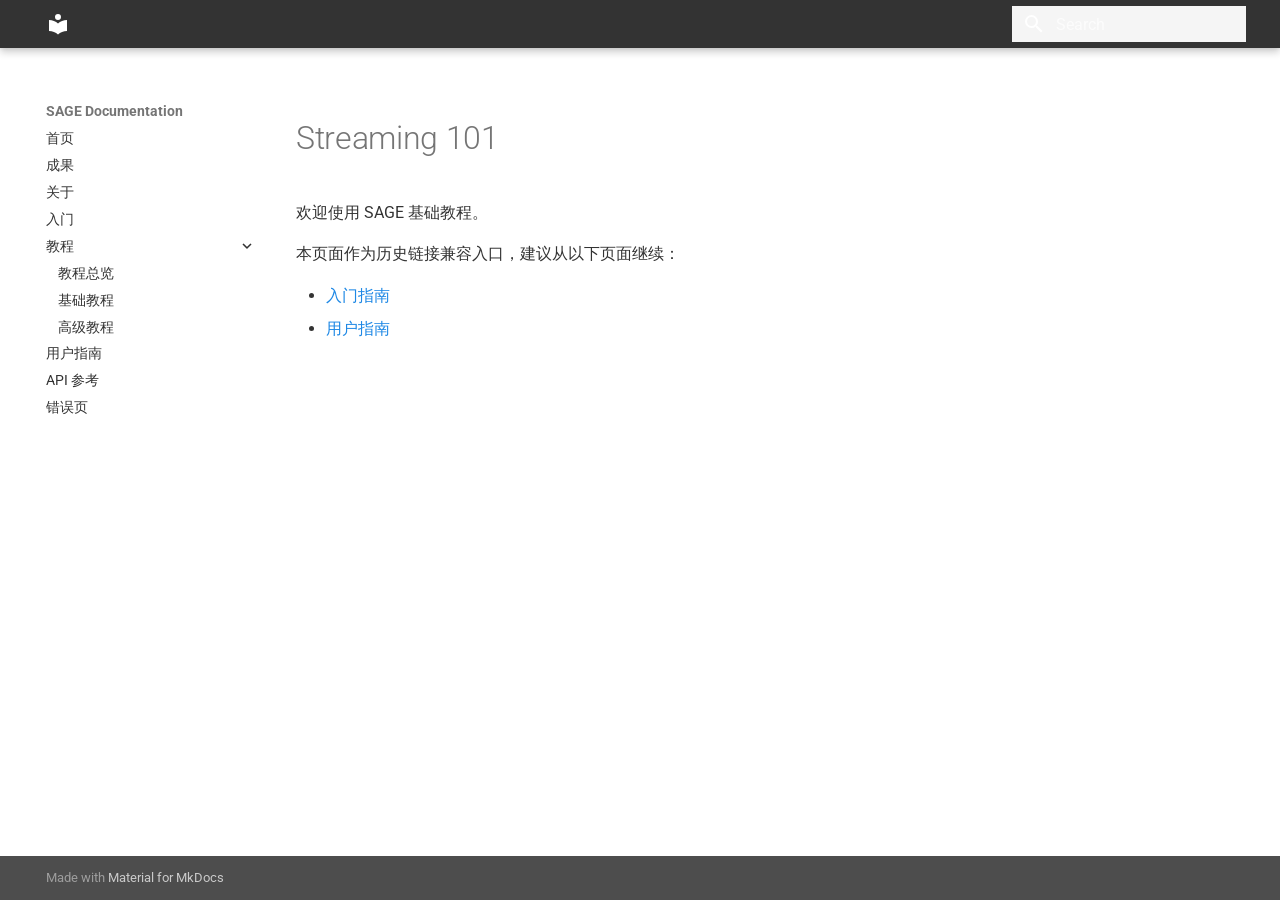
<file: tutorials/basic/streaming-101/index.html>
<!doctype html>
<html lang="en" class="no-js">
  <head>
    
      <meta charset="utf-8">
      <meta name="viewport" content="width=device-width,initial-scale=1">
      
        <meta name="description" content="SAGE - Streaming-Augmented Generative Execution">
      
      
        <meta name="author" content="IntelliStream research ecosystem">
      
      
        <link rel="canonical" href="https://sage.org.ai/tutorials/basic/streaming-101/">
      
      
        <link rel="prev" href="../../">
      
      
        <link rel="next" href="../../advanced/">
      
      
        
      
      
      <link rel="icon" href="../../../assets/images/favicon.png">
      <meta name="generator" content="mkdocs-1.6.1, mkdocs-material-9.7.7">
    
    
  
    <title>基础教程</title>
  

    
      <link rel="stylesheet" href="../../../assets/stylesheets/main.ec1eaa64.min.css">
      
      


    
    
      
    
    
      
        
        
        <link rel="preconnect" href="https://fonts.gstatic.com" crossorigin>
        <link rel="stylesheet" href="https://fonts.googleapis.com/css?family=Roboto:300,300i,400,400i,700,700i%7CRoboto+Mono:400,400i,700,700i&display=fallback">
        <style>:root{--md-text-font:"Roboto";--md-code-font:"Roboto Mono"}</style>
      
    
    
    <script>__md_scope=new URL("../../..",location),__md_hash=e=>[...e].reduce(((e,_)=>(e<<5)-e+_.charCodeAt(0)),0),__md_get=(e,_=localStorage,t=__md_scope)=>JSON.parse(_.getItem(t.pathname+"."+e)),__md_set=(e,_,t=localStorage,a=__md_scope)=>{try{t.setItem(a.pathname+"."+e,JSON.stringify(_))}catch(e){}}</script>
    
<!-- Google Tag Manager -->
<script>(function(w,d,s,l,i){w[l]=w[l]||[];w[l].push({'gtm.start':
new Date().getTime(),event:'gtm.js'});var f=d.getElementsByTagName(s)[0],
j=d.createElement(s),dl=l!='dataLayer'?'&l='+l:'';j.async=true;j.src=
'https://www.googletagmanager.com/gtm.js?id='+i+dl;f.parentNode.insertBefore(j,f);
})(window,document,'script','dataLayer','GTM-T35S4S46');</script>
<!-- End Google Tag Manager -->

    
  <!-- pragma: allowlist secret -->
  <meta name="algolia-site-verification" content="165B7E7C89E49946" />
  <style>
    @import url("https://fonts.googleapis.com/css2?family=Public+Sans&display=swap");
    :root {
      --md-primary-fg-color: #333333;
      --md-accent-fg-color: #1E88E5;
      --md-default-bg-color: #FFFFFF;
      --md-default-fg-color: #333333;
      --md-text-font-family: "Public Sans", sans-serif;
    }

    body {
      font-family: var(--md-text-font-family);
      background-color: var(--md-default-bg-color);
      color: var(--md-default-fg-color);
    }

    .md-main {
      background-color: #FFFFFF;
    }

    .md-footer {
      background-color: #F5F5F5;
      color: #666666;
    }

    .md-footer-meta {
      background-color: #4d4d4d;
    }

    .md-typeset a {
      color: #1E88E5;
    }

    .md-typeset a:hover {
      color: #1565C0;
    }

    .md-nav__link--active,
    .md-nav__link:active {
      color: #1E88E5;
    }

    .md-search__input {
      background-color: #F5F5F5;
      color: #333333;
    }

    .md-search__input:hover,
    .md-search__input:focus {
      background-color: #EEEEEE;
    }
    /* Table of contents styles */
    .md-nav--secondary .md-nav__item--active > .md-nav__link {
      font-weight: bold;
      color: var(--md-primary-fg-color);
    }

    .md-nav--secondary .md-nav__item--nested > .md-nav__link {
      font-weight: normal;
      color: var(--md-default-fg-color);
    }

    .md-header__button.md-logo img {
      height: 30px;
      max-height: 30px;
      width: auto;
      vertical-align: middle;
    }

    .md-nav--secondary .md-nav__item--nested > .md-nav__link::before {
      content: "";
      display: inline-block;
      width: 6px;
      height: 6px;
      background-color: var(--md-default-fg-color);
      border-radius: 50%;
      margin-right: 0.5rem;
    }

    [data-md-color-scheme="slate"] {
      --md-default-bg-color: #1E1E1E;
      --md-default-fg-color: #FFFFFF;
      --md-accent-fg-color: #64B5F6;
    }

    [data-md-color-scheme="slate"] .md-main {
      background-color: #1E1E1E;
    }

    [data-md-color-scheme="slate"] .navbar {
      background-color: #1E1E1E;
      color: #FFFFFF;
      box-shadow: none;
    }

    [data-md-color-scheme="slate"] .md-footer {
      background-color: #1E1E1E;
      color: #BDBDBD;
    }

    [data-md-color-scheme="slate"] .md-header {
      background-color: #1E1E1E;
      color: #BDBDBD;
    }

    [data-md-color-scheme="slate"] .md-tabs {
      background-color: #1E1E1E;
      color: #BDBDBD;
    }

    [data-md-color-scheme="slate"] .md-search__input {
      background-color: #F5F5F5;
      color: #333333;
    }

    [data-md-color-scheme="slate"] .md-search__icon {
      color: #333333;
    }

    [data-md-color-scheme="slate"] .md-search__input::placeholder {
      color: #333333;
    }

    [data-md-color-scheme="slate"] .md-footer-meta {
      background-color: #4d4d4d;
    }

    [data-md-color-scheme="slate"] .md-typeset a {
      color: #64B5F6;
    }

    [data-md-color-scheme="slate"] .md-typeset a:hover {
      color: #90CAF9;
    }

    .notebook-links {
      display: flex;
      justify-content: flex-end;
      margin-bottom: 1rem;
    }
    .notebook-links .md-content__button {
      margin-left: 0.5rem;
    }

    [data-md-color-scheme=default] .logo-dark {
      display: none !important;
    }

    [data-md-color-scheme=slate] .logo-light {
      display: none !important;
    }

    .jupyter-wrapper .jp-CodeCell .jp-Cell-inputWrapper .jp-InputPrompt.jp-InputArea-prompt {
      display: none !important;
    }

    .jupyter-wrapper .jp-Notebook .jp-Cell .jp-OutputPrompt {
      display: none !important;
    }

    .md-banner {
      background-color: #CFC9FA;
      color: #000000;
    }

    .md-banner a {
      color: #000000;
      text-decoration: underline;
    }

    .md-banner a:hover {
      color: #000000;
    }

    .md-header__title {
      visibility: hidden;
    }

    /* Dark mode banner styling */
    [data-md-color-scheme="slate"] .md-banner {
      background-color: #CFC9FA; /* Same light purple for both modes */
      color: #000000;
    }

    [data-md-color-scheme="slate"] .md-banner a {
      color: #000000;
    }

    [data-md-color-scheme="slate"] .md-banner a:hover {
      color: #000000;
    }

  </style>

  </head>
  
  
    <body dir="ltr">
  
    
    <input class="md-toggle" data-md-toggle="drawer" type="checkbox" id="__drawer" autocomplete="off">
    <input class="md-toggle" data-md-toggle="search" type="checkbox" id="__search" autocomplete="off">
    <label class="md-overlay" for="__drawer"></label>
    <div data-md-component="skip">
      
        
        <a href="#streaming-101" class="md-skip">
          Skip to content
        </a>
      
    </div>
    <div data-md-component="announce">
      
    </div>
    
    
      

  

<header class="md-header md-header--shadow" data-md-component="header">
  <nav class="md-header__inner md-grid" aria-label="Header">
    <a href="../../.." title="SAGE Documentation" class="md-header__button md-logo" aria-label="SAGE Documentation" data-md-component="logo">
      
  
  <svg xmlns="http://www.w3.org/2000/svg" viewBox="0 0 24 24"><path d="M12 8a3 3 0 0 0 3-3 3 3 0 0 0-3-3 3 3 0 0 0-3 3 3 3 0 0 0 3 3m0 3.54C9.64 9.35 6.5 8 3 8v11c3.5 0 6.64 1.35 9 3.54 2.36-2.19 5.5-3.54 9-3.54V8c-3.5 0-6.64 1.35-9 3.54"/></svg>

    </a>
    <label class="md-header__button md-icon" for="__drawer">
      
      <svg xmlns="http://www.w3.org/2000/svg" viewBox="0 0 24 24"><path d="M3 6h18v2H3zm0 5h18v2H3zm0 5h18v2H3z"/></svg>
    </label>
    <div class="md-header__title" data-md-component="header-title">
      <div class="md-header__ellipsis">
        <div class="md-header__topic">
          <span class="md-ellipsis">
            SAGE Documentation
          </span>
        </div>
        <div class="md-header__topic" data-md-component="header-topic">
          <span class="md-ellipsis">
            
              基础教程
            
          </span>
        </div>
      </div>
    </div>
    
    
      <script>var palette=__md_get("__palette");if(palette&&palette.color){if("(prefers-color-scheme)"===palette.color.media){var media=matchMedia("(prefers-color-scheme: light)"),input=document.querySelector(media.matches?"[data-md-color-media='(prefers-color-scheme: light)']":"[data-md-color-media='(prefers-color-scheme: dark)']");palette.color.media=input.getAttribute("data-md-color-media"),palette.color.scheme=input.getAttribute("data-md-color-scheme"),palette.color.primary=input.getAttribute("data-md-color-primary"),palette.color.accent=input.getAttribute("data-md-color-accent")}for(var[key,value]of Object.entries(palette.color))document.body.setAttribute("data-md-color-"+key,value)}</script>
    
    
    
      
      
        <label class="md-header__button md-icon" for="__search">
          
          <svg xmlns="http://www.w3.org/2000/svg" viewBox="0 0 24 24"><path d="M9.5 3A6.5 6.5 0 0 1 16 9.5c0 1.61-.59 3.09-1.56 4.23l.27.27h.79l5 5-1.5 1.5-5-5v-.79l-.27-.27A6.52 6.52 0 0 1 9.5 16 6.5 6.5 0 0 1 3 9.5 6.5 6.5 0 0 1 9.5 3m0 2C7 5 5 7 5 9.5S7 14 9.5 14 14 12 14 9.5 12 5 9.5 5"/></svg>
        </label>
        <div class="md-search" data-md-component="search" role="dialog">
  <label class="md-search__overlay" for="__search"></label>
  <div class="md-search__inner" role="search">
    <form class="md-search__form" name="search">
      <input type="text" class="md-search__input" name="query" aria-label="Search" placeholder="Search" autocapitalize="off" autocorrect="off" autocomplete="off" spellcheck="false" data-md-component="search-query" required>
      <label class="md-search__icon md-icon" for="__search">
        
        <svg xmlns="http://www.w3.org/2000/svg" viewBox="0 0 24 24"><path d="M9.5 3A6.5 6.5 0 0 1 16 9.5c0 1.61-.59 3.09-1.56 4.23l.27.27h.79l5 5-1.5 1.5-5-5v-.79l-.27-.27A6.52 6.52 0 0 1 9.5 16 6.5 6.5 0 0 1 3 9.5 6.5 6.5 0 0 1 9.5 3m0 2C7 5 5 7 5 9.5S7 14 9.5 14 14 12 14 9.5 12 5 9.5 5"/></svg>
        
        <svg xmlns="http://www.w3.org/2000/svg" viewBox="0 0 24 24"><path d="M20 11v2H8l5.5 5.5-1.42 1.42L4.16 12l7.92-7.92L13.5 5.5 8 11z"/></svg>
      </label>
      <nav class="md-search__options" aria-label="Search">
        
        <button type="reset" class="md-search__icon md-icon" title="Clear" aria-label="Clear" tabindex="-1">
          
          <svg xmlns="http://www.w3.org/2000/svg" viewBox="0 0 24 24"><path d="M19 6.41 17.59 5 12 10.59 6.41 5 5 6.41 10.59 12 5 17.59 6.41 19 12 13.41 17.59 19 19 17.59 13.41 12z"/></svg>
        </button>
      </nav>
      
    </form>
    <div class="md-search__output">
      <div class="md-search__scrollwrap" tabindex="0" data-md-scrollfix>
        <div class="md-search-result" data-md-component="search-result">
          <div class="md-search-result__meta">
            Initializing search
          </div>
          <ol class="md-search-result__list" role="presentation"></ol>
        </div>
      </div>
    </div>
  </div>
</div>
      
    
    
  </nav>
  
</header>
    
    <div class="md-container" data-md-component="container">
      
      
        
          
        
      
      <main class="md-main" data-md-component="main">
        <div class="md-main__inner md-grid">
          
            
              
              <div class="md-sidebar md-sidebar--primary" data-md-component="sidebar" data-md-type="navigation" >
                <div class="md-sidebar__scrollwrap">
                  <div class="md-sidebar__inner">
                    



<nav class="md-nav md-nav--primary" aria-label="Navigation" data-md-level="0">
  <label class="md-nav__title" for="__drawer">
    <a href="../../.." title="SAGE Documentation" class="md-nav__button md-logo" aria-label="SAGE Documentation" data-md-component="logo">
      
  
  <svg xmlns="http://www.w3.org/2000/svg" viewBox="0 0 24 24"><path d="M12 8a3 3 0 0 0 3-3 3 3 0 0 0-3-3 3 3 0 0 0-3 3 3 3 0 0 0 3 3m0 3.54C9.64 9.35 6.5 8 3 8v11c3.5 0 6.64 1.35 9 3.54 2.36-2.19 5.5-3.54 9-3.54V8c-3.5 0-6.64 1.35-9 3.54"/></svg>

    </a>
    SAGE Documentation
  </label>
  
  <ul class="md-nav__list" data-md-scrollfix>
    
      
      
  
  
  
  
    <li class="md-nav__item">
      <a href="../../.." class="md-nav__link">
        
  
  
  <span class="md-ellipsis">
    
  
    首页
  

    
  </span>
  
  

      </a>
    </li>
  

    
      
      
  
  
  
  
    <li class="md-nav__item">
      <a href="../../../achievements/" class="md-nav__link">
        
  
  
  <span class="md-ellipsis">
    
  
    成果
  

    
  </span>
  
  

      </a>
    </li>
  

    
      
      
  
  
  
  
    <li class="md-nav__item">
      <a href="../../../about/" class="md-nav__link">
        
  
  
  <span class="md-ellipsis">
    
  
    关于
  

    
  </span>
  
  

      </a>
    </li>
  

    
      
      
  
  
  
  
    <li class="md-nav__item">
      <a href="../../../getting-started/" class="md-nav__link">
        
  
  
  <span class="md-ellipsis">
    
  
    入门
  

    
  </span>
  
  

      </a>
    </li>
  

    
      
      
  
  
    
  
  
  
    
    
    
    
    
    <li class="md-nav__item md-nav__item--active md-nav__item--nested">
      
        
        
        <input class="md-nav__toggle md-toggle " type="checkbox" id="__nav_5" checked>
        
          
          <label class="md-nav__link" for="__nav_5" id="__nav_5_label" tabindex="0">
            
  
  
  <span class="md-ellipsis">
    
  
    教程
  

    
  </span>
  
  

            <span class="md-nav__icon md-icon"></span>
          </label>
        
        <nav class="md-nav" data-md-level="1" aria-labelledby="__nav_5_label" aria-expanded="true">
          <label class="md-nav__title" for="__nav_5">
            <span class="md-nav__icon md-icon"></span>
            
  
    教程
  

          </label>
          <ul class="md-nav__list" data-md-scrollfix>
            
              
                
  
  
  
  
    <li class="md-nav__item">
      <a href="../../" class="md-nav__link">
        
  
  
  <span class="md-ellipsis">
    
  
    教程总览
  

    
  </span>
  
  

      </a>
    </li>
  

              
            
              
                
  
  
    
  
  
  
    <li class="md-nav__item md-nav__item--active">
      
      <input class="md-nav__toggle md-toggle" type="checkbox" id="__toc">
      
      
        
      
      
      <a href="./" class="md-nav__link md-nav__link--active">
        
  
  
  <span class="md-ellipsis">
    
  
    基础教程
  

    
  </span>
  
  

      </a>
      
    </li>
  

              
            
              
                
  
  
  
  
    <li class="md-nav__item">
      <a href="../../advanced/" class="md-nav__link">
        
  
  
  <span class="md-ellipsis">
    
  
    高级教程
  

    
  </span>
  
  

      </a>
    </li>
  

              
            
          </ul>
        </nav>
      
    </li>
  

    
      
      
  
  
  
  
    <li class="md-nav__item">
      <a href="../../../guides/" class="md-nav__link">
        
  
  
  <span class="md-ellipsis">
    
  
    用户指南
  

    
  </span>
  
  

      </a>
    </li>
  

    
      
      
  
  
  
  
    <li class="md-nav__item">
      <a href="../../../api-reference/" class="md-nav__link">
        
  
  
  <span class="md-ellipsis">
    
  
    API 参考
  

    
  </span>
  
  

      </a>
    </li>
  

    
      
      
  
  
  
  
    <li class="md-nav__item">
      <a href="../../../404/" class="md-nav__link">
        
  
  
  <span class="md-ellipsis">
    
  
    错误页
  

    
  </span>
  
  

      </a>
    </li>
  

    
  </ul>
</nav>
                  </div>
                </div>
              </div>
            
            
              
              <div class="md-sidebar md-sidebar--secondary" data-md-component="sidebar" data-md-type="toc" >
                <div class="md-sidebar__scrollwrap">
                  <div class="md-sidebar__inner">
                    

<nav class="md-nav md-nav--secondary" aria-label="Table of contents">
  
  
  
    
  
  
</nav>
                  </div>
                </div>
              </div>
            
          
          
            <div class="md-content" data-md-component="content">
              
              <article class="md-content__inner md-typeset">
                
<div class="notebook-links">
  
</div>


                  



<h1 id="streaming-101">Streaming 101</h1>
<p>欢迎使用 SAGE 基础教程。</p>
<p>本页面作为历史链接兼容入口，建议从以下页面继续：</p>
<ul>
<li><a href="../../../getting-started/">入门指南</a></li>
<li><a href="../../../guides/">用户指南</a></li>
</ul>












                

              </article>
            </div>
          
          
<script>var target=document.getElementById(location.hash.slice(1));target&&target.name&&(target.checked=target.name.startsWith("__tabbed_"))</script>
        </div>
        
      </main>
      
        <footer class="md-footer">
  
  <div class="md-footer-meta md-typeset">
    <div class="md-footer-meta__inner md-grid">
      <div class="md-copyright">
  
  
    Made with
    <a href="https://squidfunk.github.io/mkdocs-material/" target="_blank" rel="noopener">
      Material for MkDocs
    </a>
  
</div>
      
    </div>
  </div>
</footer>
      
    </div>
    <div class="md-dialog" data-md-component="dialog">
      <div class="md-dialog__inner md-typeset"></div>
    </div>
    
    
    
      
      
      <script id="__config" type="application/json">{"annotate": null, "base": "../../..", "features": [], "search": "../../../assets/javascripts/workers/search.2c215733.min.js", "tags": null, "translations": {"clipboard.copied": "Copied to clipboard", "clipboard.copy": "Copy to clipboard", "search.result.more.one": "1 more on this page", "search.result.more.other": "# more on this page", "search.result.none": "No matching documents", "search.result.one": "1 matching document", "search.result.other": "# matching documents", "search.result.placeholder": "Type to start searching", "search.result.term.missing": "Missing", "select.version": "Select version"}, "version": null}</script>
    
    
      <script src="../../../assets/javascripts/bundle.d7400e89.min.js"></script>
      
    
  </body>
</html>
</file>
<file: portal.css>
:root {
  --ink: #0c1112;
  --panel: #12191a;
  --paper: #f2f5f3;
  --white: #fff;
  --muted: #61706f;
  --line: #cbd4d1;
  --dark-line: #2b3838;
  --cyan: #39c6ca;
  --green: #a8d951;
  --amber: #f0b341;
  --coral: #ee765a;
  --accent: var(--cyan);
  --max: 1440px;
}
* { box-sizing: border-box; }
html { scroll-behavior: smooth; }
body { margin: 0; color: var(--ink); background: var(--paper); font-family: Inter, ui-sans-serif, -apple-system, BlinkMacSystemFont, "Segoe UI", sans-serif; font-size: 16px; line-height: 1.5; letter-spacing: 0; }
a { color: inherit; }
button { font: inherit; }

.site-header { position: absolute; inset: 0 0 auto; z-index: 20; min-height: 72px; padding: 0 max(4vw, calc((100vw - var(--max)) / 2)); display: flex; align-items: center; justify-content: space-between; gap: 28px; color: var(--white); border-bottom: 1px solid rgba(255,255,255,.18); }
.brand { display: flex; align-items: center; gap: 10px; color: inherit; font-weight: 800; text-decoration: none; }
.brand-mark { width: 34px; height: 34px; display: grid; place-items: center; color: var(--ink); background: var(--accent); border-radius: 4px; }
.brand small { margin-left: 8px; padding-left: 18px; color: #aebdbc; border-left: 1px solid rgba(255,255,255,.25); font-size: 12px; font-weight: 600; }
.site-header nav, footer nav { display: flex; align-items: center; gap: 26px; }
.site-header nav a, footer nav a { color: inherit; font-size: 13px; font-weight: 700; text-decoration: none; }
.site-header nav a:hover, .site-header nav a:focus-visible { color: var(--accent); }
.nav-action { padding: 9px 12px; border: 1px solid rgba(255,255,255,.35); border-radius: 4px; }

.hero { position: relative; min-height: min(820px, 88svh); padding: 140px max(4vw, calc((100vw - var(--max)) / 2)) 54px; display: grid; align-items: end; overflow: hidden; color: var(--white); background: var(--ink); }
.hero-media { position: absolute; inset: 0; width: 100%; height: 100%; object-fit: cover; object-position: 58% center; }
.hero-shade { position: absolute; inset: 0; background: linear-gradient(90deg, rgba(7,11,12,.98) 0%, rgba(7,11,12,.84) 35%, rgba(7,11,12,.18) 74%, rgba(7,11,12,.44) 100%); }
.hero-copy { position: relative; z-index: 2; max-width: 780px; }
.signal, .eyebrow { margin: 0 0 18px; color: var(--accent); font-size: 12px; font-weight: 850; text-transform: uppercase; letter-spacing: 0; }
.signal { display: flex; align-items: center; gap: 10px; }
.signal > span:first-child { width: 28px; height: 2px; flex: 0 0 28px; background: var(--accent); box-shadow: 0 0 12px var(--accent); }
h1 { margin: 0; font-size: clamp(76px, 11vw, 166px); line-height: .82; letter-spacing: 0; }
.hero-kicker { margin: 30px 0 12px; max-width: 730px; font-size: clamp(25px, 3vw, 42px); font-weight: 700; line-height: 1.08; letter-spacing: 0; }
.hero-summary { margin: 0; max-width: 690px; color: #c4d0cf; font-size: 18px; }
.hero-actions { margin-top: 34px; display: flex; gap: 10px; flex-wrap: wrap; }
.button { min-height: 46px; padding: 12px 16px; display: inline-flex; align-items: center; gap: 16px; border-radius: 4px; font-weight: 800; text-decoration: none; }
.button-primary { color: var(--ink); background: var(--accent); }
.button-primary:hover { background: var(--white); }
.button-quiet, .button-line { color: var(--white); border: 1px solid rgba(255,255,255,.36); }
.button-quiet:hover { border-color: var(--accent); }
.button-line { color: var(--ink); border-color: var(--line); }
.hero-metrics { position: absolute; z-index: 2; right: max(4vw, calc((100vw - var(--max)) / 2)); bottom: 54px; margin: 0; display: grid; grid-template-columns: repeat(3, 128px); border-top: 1px solid rgba(255,255,255,.35); }
.hero-metrics div { padding: 14px 0 0 18px; border-left: 1px solid rgba(255,255,255,.35); }
.hero-metrics dt { font-family: ui-monospace, SFMono-Regular, Menlo, monospace; font-size: 24px; font-weight: 750; }
.hero-metrics dd { margin: 3px 0 0; color: #aebdbc; font-size: 11px; text-transform: uppercase; }

.scope-rail { display: grid; grid-template-columns: repeat(5,minmax(0,1fr)); color: var(--white); background: #162021; border-bottom: 1px solid var(--dark-line); }
.scope-rail span { min-height: 72px; padding: 17px 20px; display: flex; align-items: center; gap: 12px; border-right: 1px solid var(--dark-line); font-size: 13px; font-weight: 750; }
.scope-rail span::before { content: attr(data-code); color: var(--accent); font-family: ui-monospace, SFMono-Regular, Menlo, monospace; font-size: 11px; }

.section { padding: 104px max(4vw, calc((100vw - var(--max)) / 2)); }
.section-dark { color: var(--white); background: var(--ink); }
.section-head { margin-bottom: 48px; display: grid; grid-template-columns: minmax(0,1.6fr) minmax(260px,.7fr); gap: 48px; align-items: end; }
.section-head h2 { margin: 0; max-width: 900px; font-size: clamp(38px,5.4vw,78px); line-height: .98; letter-spacing: 0; }
.section-head > p { margin: 0; color: var(--muted); font-size: 17px; }
.section-dark .section-head > p, .ecosystem .section-head > p { color: #a9b8b6; }

.surface-grid { display: grid; grid-template-columns: repeat(4,minmax(0,1fr)); border-top: 1px solid var(--dark-line); border-left: 1px solid var(--dark-line); }
.surface { min-height: 410px; padding: 24px; display: flex; flex-direction: column; border-right: 1px solid var(--dark-line); border-bottom: 1px solid var(--dark-line); text-decoration: none; transition: background .2s ease; }
.surface:hover { background: #172222; }
.surface .index { color: #7f9290; font: 11px ui-monospace, SFMono-Regular, Menlo, monospace; }
.surface-mark { width: 52px; height: 52px; margin: 66px 0 30px; display: grid; place-items: center; color: var(--ink); background: var(--accent); border-radius: 4px; font-weight: 850; }
.surface:nth-child(2) .surface-mark { background: var(--coral); }
.surface:nth-child(3) .surface-mark { background: var(--green); }
.surface:nth-child(4) .surface-mark { background: var(--amber); }
.surface h3 { margin: 0 0 12px; font-size: 28px; letter-spacing: 0; }
.surface p { margin: 0; color: #9fadaa; }
.surface .open { margin-top: auto; padding-top: 28px; color: var(--accent); font-size: 13px; font-weight: 800; }

.directory { background: var(--paper); }
.filterbar { margin-bottom: 20px; display: flex; gap: 7px; flex-wrap: wrap; }
.filter { min-height: 40px; padding: 8px 13px; color: var(--muted); background: transparent; border: 1px solid var(--line); border-radius: 4px; font-size: 13px; font-weight: 800; cursor: pointer; }
.filter span { margin-left: 6px; opacity: .7; }
.filter:hover, .filter:focus-visible, .filter.active { color: var(--white); background: var(--ink); border-color: var(--ink); }
.repo-list { border-top: 1px solid var(--line); }
.repo-row { min-height: 72px; padding: 15px 12px; display: grid; grid-template-columns: minmax(220px,1.1fr) minmax(260px,1.7fr) 110px 24px; gap: 22px; align-items: center; border-bottom: 1px solid var(--line); text-decoration: none; }
.repo-row:hover { background: var(--white); }
.repo-row[hidden] { display: none; }
.repo-name { font-size: 17px; font-weight: 800; }
.repo-role { color: var(--muted); }
.tag { width: max-content; padding: 4px 7px; color: #81422e; background: #f5d5ca; border-radius: 3px; font: 10px ui-monospace, SFMono-Regular, Menlo, monospace; text-transform: uppercase; }
.tag-green { color: #34560c; background: #dfeebf; }
.tag-amber { color: #694a05; background: #f4e1ae; }
.tag-cyan { color: #105456; background: #c9e8e7; }
.tag-coral { color: #81422e; background: #f5d5ca; }
.arrow { color: var(--muted); }

.quickstart { color: var(--ink); background: var(--white); }
.command-shell { padding: 28px; background: #e8eeeb; border: 1px solid var(--line); }
.command-meta { display: flex; justify-content: space-between; color: var(--muted); font: 11px ui-monospace, SFMono-Regular, Menlo, monospace; }
.command-shell pre { margin: 62px 0; overflow-x: auto; font-size: clamp(24px,4vw,54px); }
.command-shell code { font-family: ui-monospace, SFMono-Regular, Menlo, monospace; }
.command-actions { display: flex; gap: 10px; flex-wrap: wrap; }

.ecosystem { color: var(--white); background: #111819; }
.architecture { display: grid; grid-template-columns: repeat(4,minmax(0,1fr)); border-top: 1px solid var(--dark-line); border-left: 1px solid var(--dark-line); }
.architecture a { min-height: 210px; padding: 22px; display: flex; flex-direction: column; border-right: 1px solid var(--dark-line); border-bottom: 1px solid var(--dark-line); text-decoration: none; }
.architecture a:hover, .architecture .active { background: #1a2626; }
.architecture span { color: #778986; font: 11px ui-monospace, SFMono-Regular, Menlo, monospace; }
.architecture strong { margin-top: 62px; font-size: 24px; }
.architecture small { margin-top: 8px; color: #9fadaa; font-size: 13px; }
.architecture .active { box-shadow: inset 0 4px var(--accent); }
.architecture .active span, .architecture .active strong { color: var(--accent); }

footer { min-height: 130px; padding: 34px max(4vw, calc((100vw - var(--max)) / 2)); display: flex; align-items: center; justify-content: space-between; gap: 28px; color: var(--white); background: #080d0e; }
footer > div { display: flex; align-items: baseline; gap: 18px; }
footer strong { font-size: 20px; }
footer span, footer nav { color: #82918f; }

@media (max-width: 1000px) {
  .site-header nav a:not(.nav-action) { display: none; }
  .hero-metrics { position: relative; right: auto; bottom: auto; margin-top: 46px; }
  .hero { align-content: end; }
  .scope-rail { grid-template-columns: repeat(3,minmax(0,1fr)); }
  .surface-grid, .architecture { grid-template-columns: repeat(2,minmax(0,1fr)); }
}
@media (max-width: 680px) {
  .site-header { min-height: 64px; }
  .brand small { display: none; }
  .hero { min-height: 820px; padding-top: 112px; }
  .hero-media { object-position: 64% center; }
  .hero-shade { background: rgba(7,11,12,.72); }
  h1 { font-size: 72px; }
  .hero-kicker { font-size: 27px; }
  .hero-summary { font-size: 16px; }
  .hero-metrics { grid-template-columns: repeat(3,minmax(0,1fr)); }
  .hero-metrics div { padding-left: 10px; }
  .hero-metrics dt { font-size: 18px; }
  .scope-rail { grid-template-columns: 1fr 1fr; }
  .scope-rail span { min-height: 58px; padding: 14px; }
  .section { padding-top: 74px; padding-bottom: 74px; }
  .section-head { grid-template-columns: 1fr; gap: 22px; }
  .section-head h2 { font-size: 40px; }
  .surface-grid, .architecture { grid-template-columns: 1fr; }
  .surface { min-height: 330px; }
  .surface-mark { margin-top: 38px; }
  .repo-row { min-height: 92px; grid-template-columns: 1fr auto; gap: 6px 12px; }
  .repo-role { grid-column: 1 / -1; grid-row: 2; }
  .repo-row .tag { grid-column: 1; grid-row: 3; }
  .repo-row .arrow { grid-column: 2; grid-row: 1; }
  .command-shell pre { margin: 42px 0; font-size: 24px; }
  footer { align-items: flex-start; flex-direction: column; }
  footer > div { align-items: flex-start; flex-direction: column; gap: 4px; }
}
@media (prefers-reduced-motion: reduce) { html { scroll-behavior: auto; } }
</file>
<file: achievements.css>
.publications-page .site-header {
  background: rgba(7, 11, 12, .72);
  backdrop-filter: blur(14px);
}

.nav-current {
  color: var(--accent) !important;
}

.language-toggle {
  min-width: 42px;
  min-height: 38px;
  padding: 7px 10px;
  color: var(--white);
  background: transparent;
  border: 1px solid rgba(255, 255, 255, .35);
  border-radius: 4px;
  font-size: 12px;
  font-weight: 850;
  cursor: pointer;
}

.language-toggle:hover,
.language-toggle:focus-visible {
  color: var(--ink);
  background: var(--accent);
  border-color: var(--accent);
}

.mobile-nav {
  display: none;
}

.publication-hero {
  position: relative;
  min-height: 590px;
  padding: 158px max(4vw, calc((100vw - var(--max)) / 2)) 70px;
  display: grid;
  align-items: end;
  overflow: hidden;
  color: var(--white);
  background: var(--ink);
}

.publication-hero-media {
  position: absolute;
  inset: 0;
  width: 100%;
  height: 100%;
  object-fit: cover;
  object-position: 58% center;
}

.publication-hero-shade {
  position: absolute;
  inset: 0;
  background: linear-gradient(90deg, rgba(7, 11, 12, .98) 0%, rgba(7, 11, 12, .88) 44%, rgba(7, 11, 12, .38) 78%, rgba(7, 11, 12, .62) 100%);
}

.publication-hero-copy {
  position: relative;
  z-index: 2;
  max-width: 1080px;
}

.publication-hero h1 {
  max-width: 1040px;
  font-size: clamp(52px, 8vw, 118px);
  line-height: .9;
}

.publication-hero-summary {
  margin: 32px 0 0;
  max-width: 720px;
  color: #c4d0cf;
  font-size: 18px;
}

.publication-rail {
  display: grid;
  grid-template-columns: repeat(4, minmax(0, 1fr));
  color: var(--white);
  background: #162021;
  border-bottom: 1px solid var(--dark-line);
}

.publication-rail > div {
  min-height: 132px;
  padding: 22px max(20px, 4vw);
  display: grid;
  align-content: center;
  border-right: 1px solid var(--dark-line);
}

.publication-rail span,
.publication-meta span {
  color: var(--accent);
  font: 11px ui-monospace, SFMono-Regular, Menlo, monospace;
}

.publication-rail strong {
  margin-top: 7px;
  font-size: 28px;
  line-height: 1;
}

.publication-rail small {
  margin-top: 7px;
  color: #91a19f;
}

.publication-intro {
  padding: 96px max(4vw, calc((100vw - var(--max)) / 2));
  display: grid;
  grid-template-columns: minmax(0, 1.5fr) minmax(280px, .7fr);
  gap: 56px;
  align-items: end;
  background: var(--paper);
  border-bottom: 1px solid var(--line);
}

.publication-intro h2,
.publication-ecosystem h2 {
  margin: 0;
  max-width: 850px;
  font-size: clamp(40px, 5.6vw, 76px);
  line-height: .98;
}

.publication-intro > p {
  margin: 0;
  color: var(--muted);
  font-size: 17px;
}

.publication-section {
  padding: 100px max(4vw, calc((100vw - var(--max)) / 2)) 120px;
  display: grid;
  grid-template-columns: minmax(180px, .42fr) minmax(0, 1.58fr);
  gap: 64px;
  background: var(--white);
}

.publication-year {
  align-self: start;
  position: sticky;
  top: 32px;
}

.publication-year h2 {
  margin: 0;
  font-size: clamp(54px, 6vw, 88px);
  line-height: .9;
}

.publication-year > p:last-child {
  margin: 18px 0 0;
  color: var(--muted);
}

.publication-list {
  border-top: 1px solid var(--line);
}

.publication-entry {
  min-height: 270px;
  padding: 30px 0;
  display: grid;
  grid-template-columns: 136px minmax(0, 1fr) 112px;
  gap: 28px;
  align-items: start;
  border-bottom: 1px solid var(--line);
}

.publication-entry:hover {
  background: linear-gradient(90deg, transparent, #f2f5f3 8%, #f2f5f3 92%, transparent);
}

.publication-meta {
  display: grid;
  gap: 12px;
}

.publication-meta strong {
  font: 700 12px ui-monospace, SFMono-Regular, Menlo, monospace;
}

.publication-copy h3 {
  margin: 0 0 16px;
  max-width: 920px;
  font-size: clamp(23px, 2.2vw, 34px);
  line-height: 1.12;
  overflow-wrap: anywhere;
}

.publication-copy p {
  margin: 10px 0;
  max-width: 900px;
  color: var(--muted);
}

.publication-authors {
  color: var(--ink) !important;
  font-size: 13px;
  font-weight: 700;
}

.publication-link {
  display: inline-block;
  margin-top: 13px;
  color: #126d70;
  font-size: 13px;
  font-weight: 850;
  text-decoration: none;
}

.publication-link:hover,
.publication-link:focus-visible {
  text-decoration: underline;
}

.publication-entry > .tag {
  justify-self: end;
}

.publication-ecosystem {
  padding: 96px max(4vw, calc((100vw - var(--max)) / 2));
  display: grid;
  grid-template-columns: minmax(0, 1.5fr) minmax(300px, .7fr);
  gap: 56px;
  align-items: end;
  color: var(--white);
  background: var(--ink);
}

.publication-actions {
  display: flex;
  gap: 10px;
  justify-content: flex-end;
  flex-wrap: wrap;
}

@media (max-width: 1000px) {
  .publications-page .site-header nav a:not(.nav-action):not(.nav-current) {
    display: none;
  }

  .publication-section {
    grid-template-columns: 1fr;
  }

  .publication-year {
    position: static;
  }
}

@media (max-width: 680px) {
  .publications-page .site-header nav {
    gap: 8px;
  }

  .publications-page .nav-current,
  .publications-page .nav-action {
    display: none;
  }

  .mobile-nav {
    position: absolute;
    z-index: 19;
    top: 64px;
    left: 0;
    right: 0;
    min-height: 48px;
    padding: 0 max(4vw, 16px);
    display: grid;
    grid-template-columns: repeat(4, minmax(0, 1fr));
    color: #aebdbc;
    background: rgba(7, 11, 12, .94);
    border-bottom: 1px solid rgba(255, 255, 255, .18);
    backdrop-filter: blur(14px);
  }

  .mobile-nav a {
    min-height: 48px;
    display: flex;
    align-items: center;
    justify-content: center;
    gap: 4px;
    color: inherit;
    border-bottom: 2px solid transparent;
    font-size: 12px;
    font-weight: 800;
    text-decoration: none;
    white-space: nowrap;
  }

  .mobile-nav a:hover,
  .mobile-nav a:focus-visible,
  .mobile-nav .active {
    color: var(--white);
    border-bottom-color: var(--accent);
  }

  .publication-hero {
    min-height: 590px;
    padding-top: 168px;
    padding-bottom: 54px;
  }

  .publication-hero-media {
    object-position: 64% center;
  }

  .publication-hero-shade {
    background: rgba(7, 11, 12, .78);
  }

  .publication-hero h1 {
    font-size: 56px;
  }

  .publication-hero-summary {
    font-size: 16px;
  }

  .publication-rail {
    grid-template-columns: 1fr 1fr;
  }

  .publication-rail > div {
    min-height: 110px;
    padding: 18px;
    border-bottom: 1px solid var(--dark-line);
  }

  .publication-intro,
  .publication-ecosystem {
    padding-top: 74px;
    padding-bottom: 74px;
    grid-template-columns: 1fr;
    gap: 28px;
  }

  .publication-intro h2,
  .publication-ecosystem h2 {
    font-size: 40px;
  }

  .publication-section {
    padding-top: 72px;
    padding-bottom: 82px;
    gap: 42px;
  }

  .publication-entry {
    min-height: 0;
    grid-template-columns: 1fr;
    gap: 16px;
  }

  .publication-entry > .tag {
    justify-self: start;
    grid-row: 2;
  }

  .publication-copy {
    grid-row: 3;
  }

  .publication-actions {
    justify-content: flex-start;
  }
}
</file>
<file: assets/stylesheets/main.ec1eaa64.min.css>
@charset "UTF-8";html{-webkit-text-size-adjust:none;-moz-text-size-adjust:none;text-size-adjust:none;box-sizing:border-box}*,:after,:before{box-sizing:inherit}@media (prefers-reduced-motion){*,:after,:before{transition:none!important}}body{margin:0}a,button,input,label{-webkit-tap-highlight-color:transparent}a{color:inherit;text-decoration:none}hr{border:0;box-sizing:initial;display:block;height:.05rem;overflow:visible;padding:0}small{font-size:80%}sub,sup{line-height:1em}img{border-style:none}table{border-collapse:initial;border-spacing:0}td,th{font-weight:400;vertical-align:top}button{background:#0000;border:0;font-family:inherit;font-size:inherit;margin:0;padding:0}input{border:0;outline:none}:root{--md-primary-fg-color:#4051b5;--md-primary-fg-color--light:#5d6cc0;--md-primary-fg-color--dark:#303fa1;--md-primary-bg-color:#fff;--md-primary-bg-color--light:#ffffffb3;--md-accent-fg-color:#526cfe;--md-accent-fg-color--transparent:#526cfe1a;--md-accent-bg-color:#fff;--md-accent-bg-color--light:#ffffffb3}[data-md-color-scheme=default]{color-scheme:light}[data-md-color-scheme=default] img[src$="#gh-dark-mode-only"],[data-md-color-scheme=default] img[src$="#only-dark"]{display:none}:root,[data-md-color-scheme=default]{--md-hue:225deg;--md-default-fg-color:#000000de;--md-default-fg-color--light:#0000008a;--md-default-fg-color--lighter:#00000052;--md-default-fg-color--lightest:#00000012;--md-default-bg-color:#fff;--md-default-bg-color--light:#ffffffb3;--md-default-bg-color--lighter:#ffffff4d;--md-default-bg-color--lightest:#ffffff1f;--md-code-fg-color:#36464e;--md-code-bg-color:#f5f5f5;--md-code-bg-color--light:#f5f5f5b3;--md-code-bg-color--lighter:#f5f5f54d;--md-code-hl-color:#4287ff;--md-code-hl-color--light:#4287ff1a;--md-code-hl-number-color:#d52a2a;--md-code-hl-special-color:#db1457;--md-code-hl-function-color:#a846b9;--md-code-hl-constant-color:#6e59d9;--md-code-hl-keyword-color:#3f6ec6;--md-code-hl-string-color:#1c7d4d;--md-code-hl-name-color:var(--md-code-fg-color);--md-code-hl-operator-color:var(--md-default-fg-color--light);--md-code-hl-punctuation-color:var(--md-default-fg-color--light);--md-code-hl-comment-color:var(--md-default-fg-color--light);--md-code-hl-generic-color:var(--md-default-fg-color--light);--md-code-hl-variable-color:var(--md-default-fg-color--light);--md-typeset-color:var(--md-default-fg-color);--md-typeset-a-color:var(--md-primary-fg-color);--md-typeset-del-color:#f5503d26;--md-typeset-ins-color:#0bd57026;--md-typeset-kbd-color:#fafafa;--md-typeset-kbd-accent-color:#fff;--md-typeset-kbd-border-color:#b8b8b8;--md-typeset-mark-color:#ffff0080;--md-typeset-table-color:#0000001f;--md-typeset-table-color--light:rgba(0,0,0,.035);--md-admonition-fg-color:var(--md-default-fg-color);--md-admonition-bg-color:var(--md-default-bg-color);--md-warning-fg-color:#000000de;--md-warning-bg-color:#ff9;--md-footer-fg-color:#fff;--md-footer-fg-color--light:#ffffffb3;--md-footer-fg-color--lighter:#ffffff73;--md-footer-bg-color:#000000de;--md-footer-bg-color--dark:#00000052;--md-shadow-z1:0 0.2rem 0.5rem #0000000d,0 0 0.05rem #0000001a;--md-shadow-z2:0 0.2rem 0.5rem #0000001a,0 0 0.05rem #00000040;--md-shadow-z3:0 0.2rem 0.5rem #0003,0 0 0.05rem #00000059}.md-icon svg{fill:currentcolor;display:block;height:1.2rem;width:1.2rem}body{-webkit-font-smoothing:antialiased;-moz-osx-font-smoothing:grayscale;--md-text-font-family:var(--md-text-font,_),-apple-system,BlinkMacSystemFont,Helvetica,Arial,sans-serif;--md-code-font-family:var(--md-code-font,_),SFMono-Regular,Consolas,Menlo,monospace}aside,body,input{font-feature-settings:"kern","liga";color:var(--md-typeset-color);font-family:var(--md-text-font-family)}code,kbd,pre{font-feature-settings:"kern";font-family:var(--md-code-font-family)}:root{--md-typeset-table-sort-icon:url('data:image/svg+xml;charset=utf-8,<svg xmlns="http://www.w3.org/2000/svg" viewBox="0 0 24 24"><path d="m18 21-4-4h3V7h-3l4-4 4 4h-3v10h3M2 19v-2h10v2M2 13v-2h7v2M2 7V5h4v2z"/></svg>');--md-typeset-table-sort-icon--asc:url('data:image/svg+xml;charset=utf-8,<svg xmlns="http://www.w3.org/2000/svg" viewBox="0 0 24 24"><path d="M19 17h3l-4 4-4-4h3V3h2M2 17h10v2H2M6 5v2H2V5m0 6h7v2H2z"/></svg>');--md-typeset-table-sort-icon--desc:url('data:image/svg+xml;charset=utf-8,<svg xmlns="http://www.w3.org/2000/svg" viewBox="0 0 24 24"><path d="M19 7h3l-4-4-4 4h3v14h2M2 17h10v2H2M6 5v2H2V5m0 6h7v2H2z"/></svg>')}.md-typeset{-webkit-print-color-adjust:exact;color-adjust:exact;font-size:.8rem;line-height:1.6;overflow-wrap:break-word}@media print{.md-typeset{font-size:.68rem}}.md-typeset blockquote,.md-typeset dl,.md-typeset figure,.md-typeset ol,.md-typeset pre,.md-typeset ul{margin-bottom:1em;margin-top:1em}.md-typeset h1{color:var(--md-default-fg-color--light);font-size:2em;line-height:1.3;margin:0 0 1.25em}.md-typeset h1,.md-typeset h2{font-weight:300;letter-spacing:-.01em}.md-typeset h2{font-size:1.5625em;line-height:1.4;margin:1.6em 0 .64em}.md-typeset h3{font-size:1.25em;font-weight:400;letter-spacing:-.01em;line-height:1.5;margin:1.6em 0 .8em}.md-typeset h2+h3{margin-top:.8em}.md-typeset h4{font-weight:700;letter-spacing:-.01em;margin:1em 0}.md-typeset h5,.md-typeset h6{color:var(--md-default-fg-color--light);font-size:.8em;font-weight:700;letter-spacing:-.01em;margin:1.25em 0}.md-typeset h5{text-transform:uppercase}.md-typeset h5 code{text-transform:none}.md-typeset hr{border-bottom:.05rem solid var(--md-default-fg-color--lightest);display:flow-root;margin:1.5em 0}.md-typeset a{color:var(--md-typeset-a-color);word-break:break-word}.md-typeset a,.md-typeset a:before{transition:color 125ms}.md-typeset a:focus,.md-typeset a:hover{color:var(--md-accent-fg-color)}.md-typeset a:focus code,.md-typeset a:hover code{background-color:var(--md-accent-fg-color--transparent);color:var(--md-accent-fg-color)}.md-typeset a code{color:var(--md-typeset-a-color)}.md-typeset a.focus-visible{outline-color:var(--md-accent-fg-color);outline-offset:.2rem}.md-typeset code,.md-typeset kbd,.md-typeset pre{color:var(--md-code-fg-color);direction:ltr;font-variant-ligatures:none;transition:background-color 125ms}@media print{.md-typeset code,.md-typeset kbd,.md-typeset pre{white-space:pre-wrap}}.md-typeset code{background-color:var(--md-code-bg-color);border-radius:.1rem;-webkit-box-decoration-break:clone;box-decoration-break:clone;font-size:.85em;padding:0 .2941176471em;transition:color 125ms,background-color 125ms;word-break:break-word}.md-typeset code:not(.focus-visible){-webkit-tap-highlight-color:transparent;outline:none}.md-typeset pre{display:flow-root;line-height:1.4;position:relative}.md-typeset pre>code{-webkit-box-decoration-break:slice;box-decoration-break:slice;box-shadow:none;display:block;margin:0;outline-color:var(--md-accent-fg-color);overflow:auto;padding:.7720588235em 1.1764705882em;scrollbar-color:var(--md-default-fg-color--lighter) #0000;scrollbar-width:thin;touch-action:auto;word-break:normal}.md-typeset pre>code:hover{scrollbar-color:var(--md-accent-fg-color) #0000}.md-typeset pre>code::-webkit-scrollbar{height:.2rem;width:.2rem}.md-typeset pre>code::-webkit-scrollbar-thumb{background-color:var(--md-default-fg-color--lighter)}.md-typeset pre>code::-webkit-scrollbar-thumb:hover{background-color:var(--md-accent-fg-color)}.md-typeset kbd{background-color:var(--md-typeset-kbd-color);border-radius:.1rem;box-shadow:0 .1rem 0 .05rem var(--md-typeset-kbd-border-color),0 .1rem 0 var(--md-typeset-kbd-border-color),0 -.1rem .2rem var(--md-typeset-kbd-accent-color) inset;color:var(--md-default-fg-color);display:inline-block;font-size:.75em;padding:0 .6666666667em;vertical-align:text-top;word-break:break-word}.md-typeset mark{background-color:var(--md-typeset-mark-color);-webkit-box-decoration-break:clone;box-decoration-break:clone;color:inherit;word-break:break-word}.md-typeset abbr{cursor:help;text-decoration:none}.md-typeset [data-preview],.md-typeset abbr{border-bottom:.05rem dotted var(--md-default-fg-color--light)}.md-typeset small{opacity:.75}[dir=ltr] .md-typeset sub,[dir=ltr] .md-typeset sup{margin-left:.078125em}[dir=rtl] .md-typeset sub,[dir=rtl] .md-typeset sup{margin-right:.078125em}[dir=ltr] .md-typeset blockquote{padding-left:.6rem}[dir=rtl] .md-typeset blockquote{padding-right:.6rem}[dir=ltr] .md-typeset blockquote{border-left:.2rem solid var(--md-default-fg-color--lighter)}[dir=rtl] .md-typeset blockquote{border-right:.2rem solid var(--md-default-fg-color--lighter)}.md-typeset blockquote{color:var(--md-default-fg-color--light);margin-left:0;margin-right:0}.md-typeset ul{list-style-type:disc}.md-typeset ul[type]{list-style-type:revert-layer}[dir=ltr] .md-typeset ol,[dir=ltr] .md-typeset ul{margin-left:.625em}[dir=rtl] .md-typeset ol,[dir=rtl] .md-typeset ul{margin-right:.625em}.md-typeset ol,.md-typeset ul{padding:0}.md-typeset ol:not([hidden]),.md-typeset ul:not([hidden]){display:flow-root}.md-typeset ol ol,.md-typeset ul ol{list-style-type:lower-alpha}.md-typeset ol ol ol,.md-typeset ul ol ol{list-style-type:lower-roman}.md-typeset ol ol ol ol,.md-typeset ul ol ol ol{list-style-type:upper-alpha}.md-typeset ol ol ol ol ol,.md-typeset ul ol ol ol ol{list-style-type:upper-roman}.md-typeset ol[type],.md-typeset ul[type]{list-style-type:revert-layer}[dir=ltr] .md-typeset ol li,[dir=ltr] .md-typeset ul li{margin-left:1.25em}[dir=rtl] .md-typeset ol li,[dir=rtl] .md-typeset ul li{margin-right:1.25em}.md-typeset ol li,.md-typeset ul li{margin-bottom:.5em}.md-typeset ol li blockquote,.md-typeset ol li p,.md-typeset ul li blockquote,.md-typeset ul li p{margin:.5em 0}.md-typeset ol li:last-child,.md-typeset ul li:last-child{margin-bottom:0}[dir=ltr] .md-typeset ol li ol,[dir=ltr] .md-typeset ol li ul,[dir=ltr] .md-typeset ul li ol,[dir=ltr] .md-typeset ul li ul{margin-left:.625em}[dir=rtl] .md-typeset ol li ol,[dir=rtl] .md-typeset ol li ul,[dir=rtl] .md-typeset ul li ol,[dir=rtl] .md-typeset ul li ul{margin-right:.625em}.md-typeset ol li ol,.md-typeset ol li ul,.md-typeset ul li ol,.md-typeset ul li ul{margin-bottom:.5em;margin-top:.5em}[dir=ltr] .md-typeset dd{margin-left:1.875em}[dir=rtl] .md-typeset dd{margin-right:1.875em}.md-typeset dd{margin-bottom:1.5em;margin-top:1em}.md-typeset img,.md-typeset svg,.md-typeset video{height:auto;max-width:100%}.md-typeset img[align=left]{margin:1em 1em 1em 0}.md-typeset img[align=right]{margin:1em 0 1em 1em}.md-typeset img[align]:only-child{margin-top:0}.md-typeset figure{display:flow-root;margin:1em auto;max-width:100%;text-align:center;width:fit-content}.md-typeset figure img{display:block;margin:0 auto}.md-typeset figcaption{font-style:italic;margin:1em auto;max-width:24rem}.md-typeset iframe{max-width:100%}.md-typeset table:not([class]){background-color:var(--md-default-bg-color);border:.05rem solid var(--md-typeset-table-color);border-radius:.1rem;display:inline-block;font-size:.64rem;max-width:100%;overflow:auto;touch-action:auto}@media print{.md-typeset table:not([class]){display:table}}.md-typeset table:not([class])+*{margin-top:1.5em}.md-typeset table:not([class]) td>:first-child,.md-typeset table:not([class]) th>:first-child{margin-top:0}.md-typeset table:not([class]) td>:last-child,.md-typeset table:not([class]) th>:last-child{margin-bottom:0}.md-typeset table:not([class]) td:not([align]),.md-typeset table:not([class]) th:not([align]){text-align:left}[dir=rtl] .md-typeset table:not([class]) td:not([align]),[dir=rtl] .md-typeset table:not([class]) th:not([align]){text-align:right}.md-typeset table:not([class]) th{font-weight:700;min-width:5rem;padding:.9375em 1.25em;vertical-align:top}.md-typeset table:not([class]) td{border-top:.05rem solid var(--md-typeset-table-color);padding:.9375em 1.25em;vertical-align:top}.md-typeset table:not([class]) tbody tr{transition:background-color 125ms}.md-typeset table:not([class]) tbody tr:hover{background-color:var(--md-typeset-table-color--light);box-shadow:0 .05rem 0 var(--md-default-bg-color) inset}.md-typeset table:not([class]) a{word-break:normal}.md-typeset table th[role=columnheader]{cursor:pointer}[dir=ltr] .md-typeset table th[role=columnheader]:after{margin-left:.5em}[dir=rtl] .md-typeset table th[role=columnheader]:after{margin-right:.5em}.md-typeset table th[role=columnheader]:after{content:"";display:inline-block;height:1.2em;-webkit-mask-image:var(--md-typeset-table-sort-icon);mask-image:var(--md-typeset-table-sort-icon);-webkit-mask-repeat:no-repeat;mask-repeat:no-repeat;-webkit-mask-size:contain;mask-size:contain;transition:background-color 125ms;vertical-align:text-bottom;width:1.2em}.md-typeset table th[role=columnheader]:hover:after{background-color:var(--md-default-fg-color--lighter)}.md-typeset table th[role=columnheader][aria-sort=ascending]:after{background-color:var(--md-default-fg-color--light);-webkit-mask-image:var(--md-typeset-table-sort-icon--asc);mask-image:var(--md-typeset-table-sort-icon--asc)}.md-typeset table th[role=columnheader][aria-sort=descending]:after{background-color:var(--md-default-fg-color--light);-webkit-mask-image:var(--md-typeset-table-sort-icon--desc);mask-image:var(--md-typeset-table-sort-icon--desc)}.md-typeset__scrollwrap{margin:1em -.8rem;overflow-x:auto;touch-action:auto}.md-typeset__table{display:inline-block;margin-bottom:.5em;padding:0 .8rem}@media print{.md-typeset__table{display:block}}html .md-typeset__table table{display:table;margin:0;overflow:hidden;width:100%}@media screen and (max-width:44.984375em){.md-content__inner>pre{margin:1em -.8rem}.md-content__inner>pre code{border-radius:0}}.md-typeset .md-author{border-radius:100%;display:block;flex-shrink:0;height:1.6rem;overflow:hidden;position:relative;transition:color 125ms,transform 125ms;width:1.6rem}.md-typeset .md-author img{display:block}.md-typeset .md-author--more{background:var(--md-default-fg-color--lightest);color:var(--md-default-fg-color--lighter);font-size:.6rem;font-weight:700;line-height:1.6rem;text-align:center}.md-typeset .md-author--long{height:2.4rem;width:2.4rem}.md-typeset a.md-author{transform:scale(1)}.md-typeset a.md-author img{border-radius:100%;filter:grayscale(100%) opacity(75%);transition:filter 125ms}.md-typeset a.md-author:focus,.md-typeset a.md-author:hover{transform:scale(1.1);z-index:1}.md-typeset a.md-author:focus img,.md-typeset a.md-author:hover img{filter:grayscale(0)}.md-banner{background-color:var(--md-footer-bg-color);color:var(--md-footer-fg-color);overflow:auto}@media print{.md-banner{display:none}}.md-banner--warning{background-color:var(--md-warning-bg-color);color:var(--md-warning-fg-color)}.md-banner__inner{font-size:.7rem;margin:.6rem auto;padding:0 .8rem}[dir=ltr] .md-banner__button{float:right}[dir=rtl] .md-banner__button{float:left}.md-banner__button{color:inherit;cursor:pointer;transition:opacity .25s}.no-js .md-banner__button{display:none}.md-banner__button:hover{opacity:.7}html{font-size:125%;height:100%;overflow-x:hidden}@media screen and (min-width:100em){html{font-size:137.5%}}@media screen and (min-width:125em){html{font-size:150%}}body{background-color:var(--md-default-bg-color);display:flex;flex-direction:column;font-size:.5rem;min-height:100%;position:relative;width:100%}@media print{body{display:block}}@media screen and (max-width:59.984375em){body[data-md-scrolllock]{position:fixed}}.md-grid{margin-left:auto;margin-right:auto;max-width:61rem}.md-container{display:flex;flex-direction:column;flex-grow:1}@media print{.md-container{display:block}}.md-main{flex-grow:1}.md-main__inner{display:flex;height:100%;margin-top:1.5rem}.md-ellipsis{overflow:hidden;text-overflow:ellipsis}.md-toggle{display:none}.md-option{height:0;opacity:0;position:absolute;width:0}.md-option:checked+label:not([hidden]){display:block}.md-option.focus-visible+label{outline-color:var(--md-accent-fg-color);outline-style:auto}.md-skip{background-color:var(--md-default-fg-color);border-radius:.1rem;color:var(--md-default-bg-color);font-size:.64rem;margin:.5rem;opacity:0;outline-color:var(--md-accent-fg-color);padding:.3rem .5rem;position:fixed;transform:translateY(.4rem);z-index:-1}.md-skip:focus{opacity:1;transform:translateY(0);transition:transform .25s cubic-bezier(.4,0,.2,1),opacity 175ms 75ms;z-index:10}@page{margin:25mm}:root{--md-clipboard-icon:url('data:image/svg+xml;charset=utf-8,<svg xmlns="http://www.w3.org/2000/svg" viewBox="0 0 24 24"><path d="M19 21H8V7h11m0-2H8a2 2 0 0 0-2 2v14a2 2 0 0 0 2 2h11a2 2 0 0 0 2-2V7a2 2 0 0 0-2-2m-3-4H4a2 2 0 0 0-2 2v14h2V3h12z"/></svg>')}.md-clipboard{border-radius:.1rem;color:var(--md-default-fg-color--lightest);cursor:pointer;height:1.5em;outline-color:var(--md-accent-fg-color);outline-offset:.1rem;transition:color .25s;width:1.5em;z-index:1}@media print{.md-clipboard{display:none}}.md-clipboard:not(.focus-visible){-webkit-tap-highlight-color:transparent;outline:none}:hover>.md-clipboard{color:var(--md-default-fg-color--light)}.md-clipboard:focus,.md-clipboard:hover{color:var(--md-accent-fg-color)}.md-clipboard:after{background-color:currentcolor;content:"";display:block;height:1.125em;margin:0 auto;-webkit-mask-image:var(--md-clipboard-icon);mask-image:var(--md-clipboard-icon);-webkit-mask-position:center;mask-position:center;-webkit-mask-repeat:no-repeat;mask-repeat:no-repeat;-webkit-mask-size:contain;mask-size:contain;width:1.125em}.md-clipboard--inline{cursor:pointer}.md-clipboard--inline code{transition:color .25s,background-color .25s}.md-clipboard--inline:focus code,.md-clipboard--inline:hover code{background-color:var(--md-accent-fg-color--transparent);color:var(--md-accent-fg-color)}:root{--md-code-select-icon:url('data:image/svg+xml;charset=utf-8,<svg xmlns="http://www.w3.org/2000/svg" viewBox="0 0 24 24"><path d="M19 19h-4v2h4c1.1 0 2-.9 2-2v-4h-2m0-12h-4v2h4v4h2V5c0-1.1-.9-2-2-2M5 5h4V3H5c-1.1 0-2 .9-2 2v4h2m0 6H3v4c0 1.1.9 2 2 2h4v-2H5zm2-4h2v2H7zm4 0h2v2h-2zm4 0h2v2h-2zM7 7h2v2H7zm4 0h2v2h-2zm4 0h2v2h-2zm-8 8h2v2H7zm4 0h2v2h-2zm4 0h2v2h-2z"/></svg>');--md-code-copy-icon:url('data:image/svg+xml;charset=utf-8,<svg xmlns="http://www.w3.org/2000/svg" viewBox="0 0 24 24"><path d="M19 21H8V7h11m0-2H8a2 2 0 0 0-2 2v14a2 2 0 0 0 2 2h11a2 2 0 0 0 2-2V7a2 2 0 0 0-2-2m-3-4H4a2 2 0 0 0-2 2v14h2V3h12z"/></svg>')}.md-typeset .md-code__content{display:grid}.md-code__nav{background-color:var(--md-code-bg-color--lighter);border-radius:.1rem;display:flex;gap:.2rem;padding:.2rem;position:absolute;right:.25em;top:.25em;transition:background-color .25s;z-index:1}:hover>.md-code__nav{background-color:var(--md-code-bg-color--light)}.md-code__button{color:var(--md-default-fg-color--lightest);cursor:pointer;display:block;height:1.5em;outline-color:var(--md-accent-fg-color);outline-offset:.1rem;transition:color .25s;width:1.5em}:hover>*>.md-code__button{color:var(--md-default-fg-color--light)}.md-code__button.focus-visible,.md-code__button:hover{color:var(--md-accent-fg-color)}.md-code__button--active{color:var(--md-default-fg-color)!important}.md-code__button:after{background-color:currentcolor;content:"";display:block;height:1.125em;margin:0 auto;-webkit-mask-position:center;mask-position:center;-webkit-mask-repeat:no-repeat;mask-repeat:no-repeat;-webkit-mask-size:contain;mask-size:contain;width:1.125em}.md-code__button[data-md-type=select]:after{-webkit-mask-image:var(--md-code-select-icon);mask-image:var(--md-code-select-icon)}.md-code__button[data-md-type=copy]:after{-webkit-mask-image:var(--md-code-copy-icon);mask-image:var(--md-code-copy-icon)}@keyframes consent{0%{opacity:0;transform:translateY(100%)}to{opacity:1;transform:translateY(0)}}@keyframes overlay{0%{opacity:0}to{opacity:1}}.md-consent__overlay{animation:overlay .25s both;-webkit-backdrop-filter:blur(.1rem);backdrop-filter:blur(.1rem);background-color:#0000008a;height:100%;opacity:1;position:fixed;top:0;width:100%;z-index:5}.md-consent__inner{animation:consent .5s cubic-bezier(.1,.7,.1,1) both;background-color:var(--md-default-bg-color);border:0;border-radius:.1rem;bottom:0;box-shadow:0 0 .2rem #0000001a,0 .2rem .4rem #0003;max-height:100%;overflow:auto;padding:0;position:fixed;width:100%;z-index:5}.md-consent__form{padding:.8rem}.md-consent__settings{display:none;margin:1em 0}input:checked+.md-consent__settings{display:block}.md-consent__controls{margin-bottom:.8rem}.md-typeset .md-consent__controls .md-button{display:inline}@media screen and (max-width:44.984375em){.md-typeset .md-consent__controls .md-button{display:block;margin-top:.4rem;text-align:center;width:100%}}.md-consent label{cursor:pointer}.md-content{flex-grow:1;min-width:0}.md-content__inner{margin:0 .8rem 1.2rem;padding-top:.6rem}@media screen and (min-width:76.25em){[dir=ltr] .md-sidebar--primary:not([hidden])~.md-content>.md-content__inner{margin-left:1.2rem}[dir=ltr] .md-sidebar--secondary:not([hidden])~.md-content>.md-content__inner,[dir=rtl] .md-sidebar--primary:not([hidden])~.md-content>.md-content__inner{margin-right:1.2rem}[dir=rtl] .md-sidebar--secondary:not([hidden])~.md-content>.md-content__inner{margin-left:1.2rem}}.md-content__inner:before{content:"";display:block;height:.4rem}.md-content__inner>:last-child{margin-bottom:0}[dir=ltr] .md-content__button{float:right}[dir=rtl] .md-content__button{float:left}[dir=ltr] .md-content__button{margin-left:.4rem}[dir=rtl] .md-content__button{margin-right:.4rem}.md-content__button{margin:.4rem 0;padding:0}@media print{.md-content__button{display:none}}.md-typeset .md-content__button{color:var(--md-default-fg-color--lighter)}.md-content__button svg{display:inline;vertical-align:top}[dir=rtl] .md-content__button svg{transform:scaleX(-1)}[dir=ltr] .md-dialog{right:.8rem}[dir=rtl] .md-dialog{left:.8rem}.md-dialog{background-color:var(--md-default-fg-color);border-radius:.1rem;bottom:.8rem;box-shadow:var(--md-shadow-z3);min-width:11.1rem;opacity:0;padding:.4rem .6rem;pointer-events:none;position:fixed;transform:translateY(100%);transition:transform 0ms .4s,opacity .4s;z-index:4}@media print{.md-dialog{display:none}}.md-dialog--active{opacity:1;pointer-events:auto;transform:translateY(0);transition:transform .4s cubic-bezier(.075,.85,.175,1),opacity .4s}.md-dialog__inner{color:var(--md-default-bg-color);font-size:.7rem}.md-feedback{margin:2em 0 1em;text-align:center}.md-feedback fieldset{border:none;margin:0;padding:0}.md-feedback__title{font-weight:700;margin:1em auto}.md-feedback__inner{position:relative}.md-feedback__list{display:flex;flex-wrap:wrap;place-content:baseline center;position:relative}.md-feedback__list:hover .md-icon:not(:disabled){color:var(--md-default-fg-color--lighter)}:disabled .md-feedback__list{min-height:1.8rem}.md-feedback__icon{color:var(--md-default-fg-color--light);cursor:pointer;flex-shrink:0;margin:0 .1rem;transition:color 125ms}.md-feedback__icon:not(:disabled).md-icon:hover{color:var(--md-accent-fg-color)}.md-feedback__icon:disabled{color:var(--md-default-fg-color--lightest);pointer-events:none}.md-feedback__note{opacity:0;position:relative;transform:translateY(.4rem);transition:transform .4s cubic-bezier(.1,.7,.1,1),opacity .15s}.md-feedback__note>*{margin:0 auto;max-width:16rem}:disabled .md-feedback__note{opacity:1;transform:translateY(0)}@media print{.md-feedback{display:none}}.md-footer{background-color:var(--md-footer-bg-color);color:var(--md-footer-fg-color)}@media print{.md-footer{display:none}}.md-footer__inner{justify-content:space-between;overflow:auto;padding:.2rem}.md-footer__inner:not([hidden]){display:flex}.md-footer__link{align-items:end;display:flex;flex-grow:0.01;margin-bottom:.4rem;margin-top:1rem;max-width:100%;outline-color:var(--md-accent-fg-color);overflow:hidden;transition:opacity .25s}.md-footer__link:focus,.md-footer__link:hover{opacity:.7}[dir=rtl] .md-footer__link svg{transform:scaleX(-1)}@media screen and (max-width:44.984375em){.md-footer__link--prev{flex-shrink:0}.md-footer__link--prev .md-footer__title{display:none}}[dir=ltr] .md-footer__link--next{margin-left:auto}[dir=rtl] .md-footer__link--next{margin-right:auto}.md-footer__link--next{text-align:right}[dir=rtl] .md-footer__link--next{text-align:left}.md-footer__title{flex-grow:1;font-size:.9rem;margin-bottom:.7rem;max-width:calc(100% - 2.4rem);padding:0 1rem;white-space:nowrap}.md-footer__button{margin:.2rem;padding:.4rem}.md-footer__direction{font-size:.64rem;opacity:.7}.md-footer-meta{background-color:var(--md-footer-bg-color--dark)}.md-footer-meta__inner{display:flex;flex-wrap:wrap;justify-content:space-between;padding:.2rem}html .md-footer-meta.md-typeset a{color:var(--md-footer-fg-color--light)}html .md-footer-meta.md-typeset a:focus,html .md-footer-meta.md-typeset a:hover{color:var(--md-footer-fg-color)}.md-copyright{color:var(--md-footer-fg-color--lighter);font-size:.64rem;margin:auto .6rem;padding:.4rem 0;width:100%}@media screen and (min-width:45em){.md-copyright{width:auto}}.md-copyright__highlight{color:var(--md-footer-fg-color--light)}.md-social{display:inline-flex;gap:.2rem;margin:0 .4rem;padding:.2rem 0 .6rem}@media screen and (min-width:45em){.md-social{padding:.6rem 0}}.md-social__link{display:inline-block;height:1.6rem;text-align:center;width:1.6rem}.md-social__link:before{line-height:1.9}.md-social__link svg{fill:currentcolor;max-height:.8rem;vertical-align:-25%}.md-typeset .md-button{border:.1rem solid;border-radius:.1rem;color:var(--md-primary-fg-color);cursor:pointer;display:inline-block;font-weight:700;padding:.625em 2em;transition:color 125ms,background-color 125ms,border-color 125ms}.md-typeset .md-button--primary{background-color:var(--md-primary-fg-color);border-color:var(--md-primary-fg-color);color:var(--md-primary-bg-color)}.md-typeset .md-button:focus,.md-typeset .md-button:hover{background-color:var(--md-accent-fg-color);border-color:var(--md-accent-fg-color);color:var(--md-accent-bg-color)}[dir=ltr] .md-typeset .md-input{border-top-left-radius:.1rem}[dir=ltr] .md-typeset .md-input,[dir=rtl] .md-typeset .md-input{border-top-right-radius:.1rem}[dir=rtl] .md-typeset .md-input{border-top-left-radius:.1rem}.md-typeset .md-input{border-bottom:.1rem solid var(--md-default-fg-color--lighter);box-shadow:var(--md-shadow-z1);font-size:.8rem;height:1.8rem;padding:0 .6rem;transition:border .25s,box-shadow .25s}.md-typeset .md-input:focus,.md-typeset .md-input:hover{border-bottom-color:var(--md-accent-fg-color);box-shadow:var(--md-shadow-z2)}.md-typeset .md-input--stretch{width:100%}.md-header{background-color:var(--md-primary-fg-color);box-shadow:0 0 .2rem #0000,0 .2rem .4rem #0000;color:var(--md-primary-bg-color);display:block;left:0;position:sticky;right:0;top:0;z-index:4}@media print{.md-header{display:none}}.md-header[hidden]{transform:translateY(-100%);transition:transform .25s cubic-bezier(.8,0,.6,1),box-shadow .25s}.md-header--shadow{box-shadow:0 0 .2rem #0000001a,0 .2rem .4rem #0003;transition:transform .25s cubic-bezier(.1,.7,.1,1),box-shadow .25s}.md-header__inner{align-items:center;display:flex;padding:0 .2rem}.md-header__button{color:currentcolor;cursor:pointer;margin:.2rem;outline-color:var(--md-accent-fg-color);padding:.4rem;position:relative;transition:opacity .25s;vertical-align:middle;z-index:1}.md-header__button:hover{opacity:.7}.md-header__button:not([hidden]){display:inline-block}.md-header__button:not(.focus-visible){-webkit-tap-highlight-color:transparent;outline:none}.md-header__button.md-logo{margin:.2rem;padding:.4rem}@media screen and (max-width:76.234375em){.md-header__button.md-logo{display:none}}.md-header__button.md-logo img,.md-header__button.md-logo svg{fill:currentcolor;display:block;height:1.2rem;width:auto}@media screen and (min-width:60em){.md-header__button[for=__search]{display:none}}.no-js .md-header__button[for=__search]{display:none}[dir=rtl] .md-header__button[for=__search] svg{transform:scaleX(-1)}@media screen and (min-width:76.25em){.md-header__button[for=__drawer]{display:none}}.md-header__topic{display:flex;max-width:100%;position:absolute;transition:transform .4s cubic-bezier(.1,.7,.1,1),opacity .15s;white-space:nowrap}.md-header__topic+.md-header__topic{opacity:0;pointer-events:none;transform:translateX(1.25rem);transition:transform .4s cubic-bezier(1,.7,.1,.1),opacity .15s;z-index:-1}[dir=rtl] .md-header__topic+.md-header__topic{transform:translateX(-1.25rem)}.md-header__topic:first-child{font-weight:700}[dir=ltr] .md-header__title{margin-left:1rem;margin-right:.4rem}[dir=rtl] .md-header__title{margin-left:.4rem;margin-right:1rem}.md-header__title{flex-grow:1;font-size:.9rem;height:2.4rem;line-height:2.4rem}.md-header__title--active .md-header__topic{opacity:0;pointer-events:none;transform:translateX(-1.25rem);transition:transform .4s cubic-bezier(1,.7,.1,.1),opacity .15s;z-index:-1}[dir=rtl] .md-header__title--active .md-header__topic{transform:translateX(1.25rem)}.md-header__title--active .md-header__topic+.md-header__topic{opacity:1;pointer-events:auto;transform:translateX(0);transition:transform .4s cubic-bezier(.1,.7,.1,1),opacity .15s;z-index:0}.md-header__title>.md-header__ellipsis{height:100%;position:relative;width:100%}.md-header__option{display:flex;flex-shrink:0;max-width:100%;transition:max-width 0ms .25s,opacity .25s .25s;white-space:nowrap}[data-md-toggle=search]:checked~.md-header .md-header__option{max-width:0;opacity:0;transition:max-width 0ms,opacity 0ms}.md-header__option>input{bottom:0}.md-header__source{display:none}@media screen and (min-width:60em){[dir=ltr] .md-header__source{margin-left:1rem}[dir=rtl] .md-header__source{margin-right:1rem}.md-header__source{display:block;max-width:11.7rem;width:11.7rem}}@media screen and (min-width:76.25em){[dir=ltr] .md-header__source{margin-left:1.4rem}[dir=rtl] .md-header__source{margin-right:1.4rem}}.md-meta{color:var(--md-default-fg-color--light);font-size:.7rem;line-height:1.3}.md-meta__list{display:inline-flex;flex-wrap:wrap;list-style:none;margin:0;padding:0}.md-meta__item:not(:last-child):after{content:"·";margin-left:.2rem;margin-right:.2rem}.md-meta__link{color:var(--md-typeset-a-color)}.md-meta__link:focus,.md-meta__link:hover{color:var(--md-accent-fg-color)}.md-draft{background-color:#ff1744;border-radius:.125em;color:#fff;display:inline-block;font-weight:700;padding-left:.5714285714em;padding-right:.5714285714em}:root{--md-nav-icon--prev:url('data:image/svg+xml;charset=utf-8,<svg xmlns="http://www.w3.org/2000/svg" viewBox="0 0 24 24"><path d="M20 11v2H8l5.5 5.5-1.42 1.42L4.16 12l7.92-7.92L13.5 5.5 8 11z"/></svg>');--md-nav-icon--next:url('data:image/svg+xml;charset=utf-8,<svg xmlns="http://www.w3.org/2000/svg" viewBox="0 0 24 24"><path d="M8.59 16.58 13.17 12 8.59 7.41 10 6l6 6-6 6z"/></svg>');--md-toc-icon:url('data:image/svg+xml;charset=utf-8,<svg xmlns="http://www.w3.org/2000/svg" viewBox="0 0 24 24"><path d="M3 9h14V7H3zm0 4h14v-2H3zm0 4h14v-2H3zm16 0h2v-2h-2zm0-10v2h2V7zm0 6h2v-2h-2z"/></svg>')}.md-nav{font-size:.7rem;line-height:1.3}.md-nav__title{color:var(--md-default-fg-color--light);display:block;font-weight:700;overflow:hidden;padding:0 .6rem;text-overflow:ellipsis}.md-nav__title .md-nav__button{display:none}.md-nav__title .md-nav__button img{height:100%;width:auto}.md-nav__title .md-nav__button.md-logo img,.md-nav__title .md-nav__button.md-logo svg{fill:currentcolor;display:block;height:2.4rem;max-width:100%;object-fit:contain;width:auto}.md-nav__list{list-style:none;margin:0;padding:0}.md-nav__link{align-items:flex-start;display:flex;gap:.4rem;margin-top:.625em;scroll-snap-align:start;transition:color 125ms}.md-nav__link--passed,.md-nav__link--passed code{color:var(--md-default-fg-color--light)}.md-nav__item .md-nav__link--active,.md-nav__item .md-nav__link--active code{color:var(--md-typeset-a-color)}.md-nav__link .md-ellipsis{position:relative}.md-nav__link .md-ellipsis code{word-break:normal}[dir=ltr] .md-nav__link .md-icon:last-child{margin-left:auto}[dir=rtl] .md-nav__link .md-icon:last-child{margin-right:auto}.md-nav__link .md-typeset{font-size:.7rem;line-height:1.3}.md-nav__link svg{fill:currentcolor;flex-shrink:0;height:1.3em;position:relative}.md-nav__link[for]:focus,.md-nav__link[for]:hover,.md-nav__link[href]:focus,.md-nav__link[href]:hover{color:var(--md-accent-fg-color);cursor:pointer}.md-nav__link[for]:focus code,.md-nav__link[for]:hover code,.md-nav__link[href]:focus code,.md-nav__link[href]:hover code{background-color:var(--md-accent-fg-color--transparent);color:var(--md-accent-fg-color)}.md-nav__link.focus-visible{outline-color:var(--md-accent-fg-color);outline-offset:.2rem}.md-nav--primary .md-nav__link[for=__toc]{display:none}.md-nav--primary .md-nav__link[for=__toc] .md-icon:after{background-color:currentcolor;display:block;height:100%;-webkit-mask-image:var(--md-toc-icon);mask-image:var(--md-toc-icon);width:100%}.md-nav--primary .md-nav__link[for=__toc]~.md-nav{display:none}.md-nav__container>.md-nav__link{margin-top:0}.md-nav__container>.md-nav__link:first-child{flex-grow:1;min-width:0}.md-nav__icon{flex-shrink:0}.md-nav__source{display:none}@media screen and (max-width:76.234375em){.md-nav--primary,.md-nav--primary .md-nav{background-color:var(--md-default-bg-color);display:flex;flex-direction:column;height:100%;left:0;position:absolute;right:0;top:0;z-index:1}.md-nav--primary .md-nav__item,.md-nav--primary .md-nav__title{font-size:.8rem;line-height:1.5}.md-nav--primary .md-nav__title{background-color:var(--md-default-fg-color--lightest);color:var(--md-default-fg-color--light);cursor:pointer;height:5.6rem;line-height:2.4rem;padding:3rem .8rem .2rem;position:relative;white-space:nowrap}[dir=ltr] .md-nav--primary .md-nav__title .md-nav__icon{left:.4rem}[dir=rtl] .md-nav--primary .md-nav__title .md-nav__icon{right:.4rem}.md-nav--primary .md-nav__title .md-nav__icon{display:block;height:1.2rem;margin:.2rem;position:absolute;top:.4rem;width:1.2rem}.md-nav--primary .md-nav__title .md-nav__icon:after{background-color:currentcolor;content:"";display:block;height:100%;-webkit-mask-image:var(--md-nav-icon--prev);mask-image:var(--md-nav-icon--prev);-webkit-mask-position:center;mask-position:center;-webkit-mask-repeat:no-repeat;mask-repeat:no-repeat;-webkit-mask-size:contain;mask-size:contain;width:100%}.md-nav--primary .md-nav__title~.md-nav__list{background-color:var(--md-default-bg-color);box-shadow:0 .05rem 0 var(--md-default-fg-color--lightest) inset;overflow-y:auto;scroll-snap-type:y mandatory;touch-action:pan-y}.md-nav--primary .md-nav__title~.md-nav__list>:first-child{border-top:0}.md-nav--primary .md-nav__title[for=__drawer]{background-color:var(--md-primary-fg-color);color:var(--md-primary-bg-color);font-weight:700}.md-nav--primary .md-nav__title .md-logo{display:block;left:.2rem;margin:.2rem;padding:.4rem;position:absolute;right:.2rem;top:.2rem}.md-nav--primary .md-nav__list{flex:1}.md-nav--primary .md-nav__item{border-top:.05rem solid var(--md-default-fg-color--lightest)}.md-nav--primary .md-nav__item--active>.md-nav__link{color:var(--md-typeset-a-color)}.md-nav--primary .md-nav__item--active>.md-nav__link:focus,.md-nav--primary .md-nav__item--active>.md-nav__link:hover{color:var(--md-accent-fg-color)}.md-nav--primary .md-nav__link{margin-top:0;padding:.6rem .8rem}.md-nav--primary .md-nav__link svg{margin-top:.1em}.md-nav--primary .md-nav__link>.md-nav__link{padding:0}[dir=ltr] .md-nav--primary .md-nav__link .md-nav__icon{margin-right:-.2rem}[dir=rtl] .md-nav--primary .md-nav__link .md-nav__icon{margin-left:-.2rem}.md-nav--primary .md-nav__link .md-nav__icon{font-size:1.2rem;height:1.2rem;width:1.2rem}.md-nav--primary .md-nav__link .md-nav__icon:after{background-color:currentcolor;content:"";display:block;height:100%;-webkit-mask-image:var(--md-nav-icon--next);mask-image:var(--md-nav-icon--next);-webkit-mask-position:center;mask-position:center;-webkit-mask-repeat:no-repeat;mask-repeat:no-repeat;-webkit-mask-size:contain;mask-size:contain;width:100%}[dir=rtl] .md-nav--primary .md-nav__icon:after{transform:scale(-1)}.md-nav--primary .md-nav--secondary .md-nav{background-color:initial;position:static}[dir=ltr] .md-nav--primary .md-nav--secondary .md-nav .md-nav__link{padding-left:1.4rem}[dir=rtl] .md-nav--primary .md-nav--secondary .md-nav .md-nav__link{padding-right:1.4rem}[dir=ltr] .md-nav--primary .md-nav--secondary .md-nav .md-nav .md-nav__link{padding-left:2rem}[dir=rtl] .md-nav--primary .md-nav--secondary .md-nav .md-nav .md-nav__link{padding-right:2rem}[dir=ltr] .md-nav--primary .md-nav--secondary .md-nav .md-nav .md-nav .md-nav__link{padding-left:2.6rem}[dir=rtl] .md-nav--primary .md-nav--secondary .md-nav .md-nav .md-nav .md-nav__link{padding-right:2.6rem}[dir=ltr] .md-nav--primary .md-nav--secondary .md-nav .md-nav .md-nav .md-nav .md-nav__link{padding-left:3.2rem}[dir=rtl] .md-nav--primary .md-nav--secondary .md-nav .md-nav .md-nav .md-nav .md-nav__link{padding-right:3.2rem}.md-nav--secondary{background-color:initial}.md-nav__toggle~.md-nav{display:flex;opacity:0;transform:translateX(100%);transition:transform .25s cubic-bezier(.8,0,.6,1),opacity 125ms 50ms}[dir=rtl] .md-nav__toggle~.md-nav{transform:translateX(-100%)}.md-nav__toggle:checked~.md-nav{opacity:1;transform:translateX(0);transition:transform .25s cubic-bezier(.4,0,.2,1),opacity 125ms 125ms}.md-nav__toggle:checked~.md-nav>.md-nav__list{backface-visibility:hidden}}@media screen and (max-width:59.984375em){.md-nav--primary .md-nav__link[for=__toc]{display:flex}.md-nav--primary .md-nav__link[for=__toc] .md-icon:after{content:""}.md-nav--primary .md-nav__link[for=__toc]+.md-nav__link{display:none}.md-nav--primary .md-nav__link[for=__toc]~.md-nav{display:flex}.md-nav__source{background-color:var(--md-primary-fg-color--dark);color:var(--md-primary-bg-color);display:block;padding:0 .2rem}}@media screen and (min-width:60em) and (max-width:76.234375em){.md-nav--integrated .md-nav__link[for=__toc]{display:flex}.md-nav--integrated .md-nav__link[for=__toc] .md-icon:after{content:""}.md-nav--integrated .md-nav__link[for=__toc]+.md-nav__link{display:none}.md-nav--integrated .md-nav__link[for=__toc]~.md-nav{display:flex}}@media screen and (min-width:60em){.md-nav{margin-bottom:-.4rem}.md-nav--secondary .md-nav__title{background:var(--md-default-bg-color);box-shadow:0 0 .4rem .4rem var(--md-default-bg-color);position:sticky;top:0;z-index:1}.md-nav--secondary .md-nav__title[for=__toc]{scroll-snap-align:start}.md-nav--secondary .md-nav__title .md-nav__icon{display:none}[dir=ltr] .md-nav--secondary .md-nav__list{padding-left:.6rem}[dir=rtl] .md-nav--secondary .md-nav__list{padding-right:.6rem}.md-nav--secondary .md-nav__list{padding-bottom:.4rem}[dir=ltr] .md-nav--secondary .md-nav__item>.md-nav__link{margin-right:.4rem}[dir=rtl] .md-nav--secondary .md-nav__item>.md-nav__link{margin-left:.4rem}}@media screen and (min-width:76.25em){.md-nav{margin-bottom:-.4rem;transition:max-height .25s cubic-bezier(.86,0,.07,1)}.md-nav--primary .md-nav__title{background:var(--md-default-bg-color);box-shadow:0 0 .4rem .4rem var(--md-default-bg-color);position:sticky;top:0;z-index:1}.md-nav--primary .md-nav__title[for=__drawer]{scroll-snap-align:start}.md-nav--primary .md-nav__title .md-nav__icon{display:none}[dir=ltr] .md-nav--primary .md-nav__list{padding-left:.6rem}[dir=rtl] .md-nav--primary .md-nav__list{padding-right:.6rem}.md-nav--primary .md-nav__list{padding-bottom:.4rem}[dir=ltr] .md-nav--primary .md-nav__item>.md-nav__link{margin-right:.4rem}[dir=rtl] .md-nav--primary .md-nav__item>.md-nav__link{margin-left:.4rem}.md-nav__toggle~.md-nav{display:grid;grid-template-rows:minmax(.4rem,0fr);opacity:0;transition:grid-template-rows .25s cubic-bezier(.86,0,.07,1),opacity .25s,visibility 0ms .25s;visibility:collapse}.md-nav__toggle~.md-nav>.md-nav__list{overflow:hidden}.md-nav__toggle.md-toggle--indeterminate~.md-nav,.md-nav__toggle:checked~.md-nav{grid-template-rows:minmax(.4rem,1fr);opacity:1;transition:grid-template-rows .25s cubic-bezier(.86,0,.07,1),opacity .15s .1s,visibility 0ms;visibility:visible}.md-nav__toggle.md-toggle--indeterminate~.md-nav{transition:none}.md-nav__item--nested>.md-nav>.md-nav__title{display:none}.md-nav__item--section{display:block;margin:1.25em 0}.md-nav__item--section:last-child{margin-bottom:0}.md-nav__item--section>.md-nav__link{font-weight:700}.md-nav__item--section>.md-nav__link[for]{color:var(--md-default-fg-color--light)}.md-nav__item--section>.md-nav__link:not(.md-nav__container){pointer-events:none}.md-nav__item--section>.md-nav__link .md-icon,.md-nav__item--section>.md-nav__link>[for]{display:none}[dir=ltr] .md-nav__item--section>.md-nav{margin-left:-.6rem}[dir=rtl] .md-nav__item--section>.md-nav{margin-right:-.6rem}.md-nav__item--section>.md-nav{display:block;opacity:1;visibility:visible}.md-nav__item--section>.md-nav>.md-nav__list>.md-nav__item{padding:0}.md-nav__icon{border-radius:100%;height:.9rem;transition:background-color .25s;width:.9rem}.md-nav__icon:hover{background-color:var(--md-accent-fg-color--transparent)}.md-nav__icon:after{background-color:currentcolor;border-radius:100%;content:"";display:inline-block;height:100%;-webkit-mask-image:var(--md-nav-icon--next);mask-image:var(--md-nav-icon--next);-webkit-mask-position:center;mask-position:center;-webkit-mask-repeat:no-repeat;mask-repeat:no-repeat;-webkit-mask-size:contain;mask-size:contain;transition:transform .25s;vertical-align:-.1rem;width:100%}[dir=rtl] .md-nav__icon:after{transform:rotate(180deg)}.md-nav__item--nested .md-nav__toggle:checked~.md-nav__link .md-nav__icon:after,.md-nav__item--nested .md-toggle--indeterminate~.md-nav__link .md-nav__icon:after{transform:rotate(90deg)}.md-nav--lifted>.md-nav__list>.md-nav__item,.md-nav--lifted>.md-nav__title{display:none}.md-nav--lifted>.md-nav__list>.md-nav__item--active{display:block}.md-nav--lifted>.md-nav__list>.md-nav__item--active>.md-nav__link{background:var(--md-default-bg-color);box-shadow:0 0 .4rem .4rem var(--md-default-bg-color);margin-top:0;position:sticky;top:0;z-index:1}.md-nav--lifted>.md-nav__list>.md-nav__item--active>.md-nav__link:not(.md-nav__container){pointer-events:none}.md-nav--lifted>.md-nav__list>.md-nav__item--active.md-nav__item--section{margin:0}[dir=ltr] .md-nav--lifted>.md-nav__list>.md-nav__item>.md-nav:not(.md-nav--secondary){margin-left:-.6rem}[dir=rtl] .md-nav--lifted>.md-nav__list>.md-nav__item>.md-nav:not(.md-nav--secondary){margin-right:-.6rem}.md-nav--lifted>.md-nav__list>.md-nav__item>[for]{color:var(--md-default-fg-color--light)}.md-nav--lifted .md-nav[data-md-level="1"]{grid-template-rows:minmax(.4rem,1fr);opacity:1;visibility:visible}[dir=ltr] .md-nav--integrated>.md-nav__list>.md-nav__item--active .md-nav--secondary{border-left:.05rem solid var(--md-primary-fg-color)}[dir=rtl] .md-nav--integrated>.md-nav__list>.md-nav__item--active .md-nav--secondary{border-right:.05rem solid var(--md-primary-fg-color)}.md-nav--integrated>.md-nav__list>.md-nav__item--active .md-nav--secondary{display:block;margin-bottom:1.25em;opacity:1;visibility:visible}.md-nav--integrated>.md-nav__list>.md-nav__item--active .md-nav--secondary>.md-nav__list{overflow:visible;padding-bottom:0}.md-nav--integrated>.md-nav__list>.md-nav__item--active .md-nav--secondary>.md-nav__title{display:none}}.md-pagination{font-size:.8rem;font-weight:700;gap:.4rem}.md-pagination,.md-pagination>*{align-items:center;display:flex;justify-content:center}.md-pagination>*{border-radius:.2rem;height:1.8rem;min-width:1.8rem;text-align:center}.md-pagination__current{background-color:var(--md-default-fg-color--lightest);color:var(--md-default-fg-color--light)}.md-pagination__link{transition:color 125ms,background-color 125ms}.md-pagination__link:focus,.md-pagination__link:hover{background-color:var(--md-accent-fg-color--transparent);color:var(--md-accent-fg-color)}.md-pagination__link:focus svg,.md-pagination__link:hover svg{color:var(--md-accent-fg-color)}.md-pagination__link.focus-visible{outline-color:var(--md-accent-fg-color);outline-offset:.2rem}.md-pagination__link svg{fill:currentcolor;color:var(--md-default-fg-color--lighter);display:block;max-height:100%;width:1.2rem}:root{--md-path-icon:url('data:image/svg+xml;charset=utf-8,<svg xmlns="http://www.w3.org/2000/svg" viewBox="0 0 24 24"><path d="M8.59 16.58 13.17 12 8.59 7.41 10 6l6 6-6 6z"/></svg>')}.md-path{font-size:.7rem;margin:0 .8rem;overflow:auto;padding-top:1.2rem}.md-path:not([hidden]){display:block}@media screen and (min-width:76.25em){.md-path{margin:0 1.2rem}}.md-path__list{align-items:center;display:flex;gap:.2rem;list-style:none;margin:0;padding:0}.md-path__item:not(:first-child){display:inline-flex;gap:.2rem;white-space:nowrap}.md-path__item:not(:first-child):before{background-color:var(--md-default-fg-color--lighter);content:"";display:inline;height:.8rem;-webkit-mask-image:var(--md-path-icon);mask-image:var(--md-path-icon);width:.8rem}.md-path__link{align-items:center;color:var(--md-default-fg-color--light);display:flex}.md-path__link:focus,.md-path__link:hover{color:var(--md-accent-fg-color)}:root{--md-post-pin-icon:url('data:image/svg+xml;charset=utf-8,<svg xmlns="http://www.w3.org/2000/svg" viewBox="0 0 24 24"><path d="M16 12V4h1V2H7v2h1v8l-2 2v2h5.2v6h1.6v-6H18v-2z"/></svg>')}.md-post__back{border-bottom:.05rem solid var(--md-default-fg-color--lightest);margin-bottom:1.2rem;padding-bottom:1.2rem}@media screen and (max-width:76.234375em){.md-post__back{display:none}}[dir=rtl] .md-post__back svg{transform:scaleX(-1)}.md-post__authors{display:flex;flex-direction:column;gap:.6rem;margin:0 .6rem 1.2rem}.md-post .md-post__meta a{transition:color 125ms}.md-post .md-post__meta a:focus,.md-post .md-post__meta a:hover{color:var(--md-accent-fg-color)}.md-post__title{color:var(--md-default-fg-color--light);font-weight:700}.md-post--excerpt{margin-bottom:3.2rem}.md-post--excerpt .md-post__header{align-items:center;display:flex;gap:.6rem;min-height:1.6rem}.md-post--excerpt .md-post__authors{align-items:center;display:inline-flex;flex-direction:row;gap:.2rem;margin:0;min-height:2.4rem}[dir=ltr] .md-post--excerpt .md-post__meta .md-meta__list{margin-right:.4rem}[dir=rtl] .md-post--excerpt .md-post__meta .md-meta__list{margin-left:.4rem}.md-post--excerpt .md-post__content>:first-child{--md-scroll-margin:6rem;margin-top:0}.md-post>.md-nav--secondary{margin:1em 0}.md-pin{background:var(--md-default-fg-color--lightest);border-radius:1rem;margin-top:-.05rem;padding:.2rem}.md-pin:after{background-color:currentcolor;content:"";display:block;height:.6rem;margin:0 auto;-webkit-mask-image:var(--md-post-pin-icon);mask-image:var(--md-post-pin-icon);-webkit-mask-position:center;mask-position:center;-webkit-mask-repeat:no-repeat;mask-repeat:no-repeat;-webkit-mask-size:contain;mask-size:contain;width:.6rem}.md-profile{align-items:center;display:flex;font-size:.7rem;gap:.6rem;line-height:1.4;width:100%}.md-profile__description{flex-grow:1}.md-content--post{display:flex}@media screen and (max-width:76.234375em){.md-content--post{flex-flow:column-reverse}}.md-content--post>.md-content__inner{flex-grow:1;min-width:0}@media screen and (min-width:76.25em){[dir=ltr] .md-content--post>.md-content__inner{margin-left:1.2rem}[dir=rtl] .md-content--post>.md-content__inner{margin-right:1.2rem}}@media screen and (max-width:76.234375em){.md-sidebar.md-sidebar--post{padding:0;position:static;width:100%}.md-sidebar.md-sidebar--post .md-sidebar__scrollwrap{overflow:visible}.md-sidebar.md-sidebar--post .md-sidebar__inner{padding:0}.md-sidebar.md-sidebar--post .md-post__meta{margin-left:.6rem;margin-right:.6rem}.md-sidebar.md-sidebar--post .md-nav__item{border:none;display:inline}.md-sidebar.md-sidebar--post .md-nav__list{display:inline-flex;flex-wrap:wrap;gap:.6rem;padding-bottom:.6rem;padding-top:.6rem}.md-sidebar.md-sidebar--post .md-nav__link{padding:0}.md-sidebar.md-sidebar--post .md-nav{height:auto;margin-bottom:0;position:static}}:root{--md-progress-value:0;--md-progress-delay:400ms}.md-progress{background:var(--md-primary-bg-color);height:.075rem;opacity:min(clamp(0,var(--md-progress-value),1),clamp(0,100 - var(--md-progress-value),1));position:fixed;top:0;transform:scaleX(calc(var(--md-progress-value)*1%));transform-origin:left;transition:transform .5s cubic-bezier(.19,1,.22,1),opacity .25s var(--md-progress-delay);width:100%;z-index:4}:root{--md-search-result-icon:url('data:image/svg+xml;charset=utf-8,<svg xmlns="http://www.w3.org/2000/svg" viewBox="0 0 24 24"><path d="M14 2H6a2 2 0 0 0-2 2v16a2 2 0 0 0 2 2h7c-.41-.25-.8-.56-1.14-.9-.33-.33-.61-.7-.86-1.1H6V4h7v5h5v1.18c.71.16 1.39.43 2 .82V8zm6.31 16.9c1.33-2.11.69-4.9-1.4-6.22-2.11-1.33-4.91-.68-6.22 1.4-1.34 2.11-.69 4.89 1.4 6.22 1.46.93 3.32.93 4.79.02L22 23.39 23.39 22zm-3.81.1a2.5 2.5 0 0 1-2.5-2.5 2.5 2.5 0 0 1 2.5-2.5 2.5 2.5 0 0 1 2.5 2.5 2.5 2.5 0 0 1-2.5 2.5"/></svg>')}.md-search{position:relative}@media screen and (min-width:60em){.md-search{padding:.2rem 0}}.no-js .md-search{display:none}.md-search__overlay{opacity:0;z-index:1}@media screen and (max-width:59.984375em){[dir=ltr] .md-search__overlay{left:-2.2rem}[dir=rtl] .md-search__overlay{right:-2.2rem}.md-search__overlay{background-color:var(--md-default-bg-color);border-radius:1rem;height:2rem;overflow:hidden;pointer-events:none;position:absolute;top:-1rem;transform-origin:center;transition:transform .3s .1s,opacity .2s .2s;width:2rem}[data-md-toggle=search]:checked~.md-header .md-search__overlay{opacity:1;transition:transform .4s,opacity .1s}}@media screen and (min-width:60em){[dir=ltr] .md-search__overlay{left:0}[dir=rtl] .md-search__overlay{right:0}.md-search__overlay{background-color:#0000008a;cursor:pointer;height:0;position:fixed;top:0;transition:width 0ms .25s,height 0ms .25s,opacity .25s;width:0}[data-md-toggle=search]:checked~.md-header .md-search__overlay{height:200vh;opacity:1;transition:width 0ms,height 0ms,opacity .25s;width:100%}}@media screen and (max-width:29.984375em){[data-md-toggle=search]:checked~.md-header .md-search__overlay{transform:scale(45)}}@media screen and (min-width:30em) and (max-width:44.984375em){[data-md-toggle=search]:checked~.md-header .md-search__overlay{transform:scale(60)}}@media screen and (min-width:45em) and (max-width:59.984375em){[data-md-toggle=search]:checked~.md-header .md-search__overlay{transform:scale(75)}}.md-search__inner{backface-visibility:hidden}@media screen and (max-width:59.984375em){[dir=ltr] .md-search__inner{left:0}[dir=rtl] .md-search__inner{right:0}.md-search__inner{height:0;opacity:0;overflow:hidden;position:fixed;top:0;transform:translateX(5%);transition:width 0ms .3s,height 0ms .3s,transform .15s cubic-bezier(.4,0,.2,1) .15s,opacity .15s .15s;width:0;z-index:2}[dir=rtl] .md-search__inner{transform:translateX(-5%)}[data-md-toggle=search]:checked~.md-header .md-search__inner{height:100%;opacity:1;transform:translateX(0);transition:width 0ms 0ms,height 0ms 0ms,transform .15s cubic-bezier(.1,.7,.1,1) .15s,opacity .15s .15s;width:100%}}@media screen and (min-width:60em){[dir=ltr] .md-search__inner{float:right}[dir=rtl] .md-search__inner{float:left}.md-search__inner{padding:.1rem 0;position:relative;transition:width .25s cubic-bezier(.1,.7,.1,1);width:11.7rem}}@media screen and (min-width:60em) and (max-width:76.234375em){[data-md-toggle=search]:checked~.md-header .md-search__inner{width:23.4rem}}@media screen and (min-width:76.25em){[data-md-toggle=search]:checked~.md-header .md-search__inner{width:34.4rem}}.md-search__form{background-color:var(--md-default-bg-color);box-shadow:0 0 .6rem #0000;height:2.4rem;position:relative;transition:color .25s,background-color .25s;z-index:2}@media screen and (min-width:60em){.md-search__form{background-color:#00000042;border-radius:.1rem;height:1.8rem}.md-search__form:hover{background-color:#ffffff1f}}[data-md-toggle=search]:checked~.md-header .md-search__form{background-color:var(--md-default-bg-color);border-radius:.1rem .1rem 0 0;box-shadow:0 0 .6rem #00000012;color:var(--md-default-fg-color)}[dir=ltr] .md-search__input{padding-left:3.6rem;padding-right:2.2rem}[dir=rtl] .md-search__input{padding-left:2.2rem;padding-right:3.6rem}.md-search__input{background:#0000;font-size:.9rem;height:100%;position:relative;text-overflow:ellipsis;width:100%;z-index:2}.md-search__input::placeholder{transition:color .25s}.md-search__input::placeholder,.md-search__input~.md-search__icon{color:var(--md-default-fg-color--light)}.md-search__input::-ms-clear{display:none}@media screen and (max-width:59.984375em){.md-search__input{font-size:.9rem;height:2.4rem;width:100%}}@media screen and (min-width:60em){[dir=ltr] .md-search__input{padding-left:2.2rem}[dir=rtl] .md-search__input{padding-right:2.2rem}.md-search__input{color:inherit;font-size:.8rem}.md-search__input::placeholder{color:var(--md-primary-bg-color--light)}.md-search__input+.md-search__icon{color:var(--md-primary-bg-color)}[data-md-toggle=search]:checked~.md-header .md-search__input{text-overflow:clip}[data-md-toggle=search]:checked~.md-header .md-search__input+.md-search__icon{color:var(--md-default-fg-color--light)}[data-md-toggle=search]:checked~.md-header .md-search__input::placeholder{color:#0000}}.md-search__icon{cursor:pointer;display:inline-block;height:1.2rem;transition:color .25s,opacity .25s;width:1.2rem}.md-search__icon:hover{opacity:.7}[dir=ltr] .md-search__icon[for=__search]{left:.5rem}[dir=rtl] .md-search__icon[for=__search]{right:.5rem}.md-search__icon[for=__search]{position:absolute;top:.3rem;z-index:2}[dir=rtl] .md-search__icon[for=__search] svg{transform:scaleX(-1)}@media screen and (max-width:59.984375em){[dir=ltr] .md-search__icon[for=__search]{left:.8rem}[dir=rtl] .md-search__icon[for=__search]{right:.8rem}.md-search__icon[for=__search]{top:.6rem}.md-search__icon[for=__search] svg:first-child{display:none}}@media screen and (min-width:60em){.md-search__icon[for=__search]{pointer-events:none}.md-search__icon[for=__search] svg:last-child{display:none}}[dir=ltr] .md-search__options{right:.5rem}[dir=rtl] .md-search__options{left:.5rem}.md-search__options{pointer-events:none;position:absolute;top:.3rem;z-index:2}@media screen and (max-width:59.984375em){[dir=ltr] .md-search__options{right:.8rem}[dir=rtl] .md-search__options{left:.8rem}.md-search__options{top:.6rem}}[dir=ltr] .md-search__options>.md-icon{margin-left:.2rem}[dir=rtl] .md-search__options>.md-icon{margin-right:.2rem}.md-search__options>.md-icon{color:var(--md-default-fg-color--light);opacity:0;transform:scale(.75);transition:transform .15s cubic-bezier(.1,.7,.1,1),opacity .15s}.md-search__options>.md-icon:not(.focus-visible){-webkit-tap-highlight-color:transparent;outline:none}[data-md-toggle=search]:checked~.md-header .md-search__input:valid~.md-search__options>.md-icon{opacity:1;pointer-events:auto;transform:scale(1)}[data-md-toggle=search]:checked~.md-header .md-search__input:valid~.md-search__options>.md-icon:hover{opacity:.7}[dir=ltr] .md-search__suggest{padding-left:3.6rem;padding-right:2.2rem}[dir=rtl] .md-search__suggest{padding-left:2.2rem;padding-right:3.6rem}.md-search__suggest{align-items:center;color:var(--md-default-fg-color--lighter);display:flex;font-size:.9rem;height:100%;opacity:0;position:absolute;top:0;transition:opacity 50ms;white-space:pre;width:100%}@media screen and (min-width:60em){[dir=ltr] .md-search__suggest{padding-left:2.2rem}[dir=rtl] .md-search__suggest{padding-right:2.2rem}.md-search__suggest{font-size:.8rem}}[data-md-toggle=search]:checked~.md-header .md-search__suggest{opacity:1;transition:opacity .3s .1s}[dir=ltr] .md-search__output{border-bottom-left-radius:.1rem}[dir=ltr] .md-search__output,[dir=rtl] .md-search__output{border-bottom-right-radius:.1rem}[dir=rtl] .md-search__output{border-bottom-left-radius:.1rem}.md-search__output{overflow:hidden;position:absolute;width:100%;z-index:1}@media screen and (max-width:59.984375em){.md-search__output{bottom:0;top:2.4rem}}@media screen and (min-width:60em){.md-search__output{opacity:0;top:1.9rem;transition:opacity .4s}[data-md-toggle=search]:checked~.md-header .md-search__output{box-shadow:var(--md-shadow-z3);opacity:1}}.md-search__scrollwrap{backface-visibility:hidden;background-color:var(--md-default-bg-color);height:100%;overflow-y:auto;touch-action:pan-y}@media (-webkit-max-device-pixel-ratio:1),(max-resolution:1dppx){.md-search__scrollwrap{transform:translateZ(0)}}@media screen and (min-width:60em) and (max-width:76.234375em){.md-search__scrollwrap{width:23.4rem}}@media screen and (min-width:76.25em){.md-search__scrollwrap{width:34.4rem}}@media screen and (min-width:60em){.md-search__scrollwrap{max-height:0;scrollbar-color:var(--md-default-fg-color--lighter) #0000;scrollbar-width:thin}[data-md-toggle=search]:checked~.md-header .md-search__scrollwrap{max-height:75vh}.md-search__scrollwrap:hover{scrollbar-color:var(--md-accent-fg-color) #0000}.md-search__scrollwrap::-webkit-scrollbar{height:.2rem;width:.2rem}.md-search__scrollwrap::-webkit-scrollbar-thumb{background-color:var(--md-default-fg-color--lighter)}.md-search__scrollwrap::-webkit-scrollbar-thumb:hover{background-color:var(--md-accent-fg-color)}}.md-search-result{color:var(--md-default-fg-color);word-break:break-word}.md-search-result__meta{background-color:var(--md-default-fg-color--lightest);color:var(--md-default-fg-color--light);font-size:.64rem;line-height:1.8rem;padding:0 .8rem;scroll-snap-align:start}@media screen and (min-width:60em){[dir=ltr] .md-search-result__meta{padding-left:2.2rem}[dir=rtl] .md-search-result__meta{padding-right:2.2rem}}.md-search-result__list{list-style:none;margin:0;padding:0;-webkit-user-select:none;user-select:none}.md-search-result__item{box-shadow:0 -.05rem var(--md-default-fg-color--lightest)}.md-search-result__item:first-child{box-shadow:none}.md-search-result__link{display:block;outline:none;scroll-snap-align:start;transition:background-color .25s}.md-search-result__link:focus,.md-search-result__link:hover{background-color:var(--md-accent-fg-color--transparent)}.md-search-result__link:last-child p:last-child{margin-bottom:.6rem}.md-search-result__more>summary{cursor:pointer;display:block;outline:none;position:sticky;scroll-snap-align:start;top:0;z-index:1}.md-search-result__more>summary::marker{display:none}.md-search-result__more>summary::-webkit-details-marker{display:none}.md-search-result__more>summary>div{color:var(--md-typeset-a-color);font-size:.64rem;padding:.75em .8rem;transition:color .25s,background-color .25s}@media screen and (min-width:60em){[dir=ltr] .md-search-result__more>summary>div{padding-left:2.2rem}[dir=rtl] .md-search-result__more>summary>div{padding-right:2.2rem}}.md-search-result__more>summary:focus>div,.md-search-result__more>summary:hover>div{background-color:var(--md-accent-fg-color--transparent);color:var(--md-accent-fg-color)}.md-search-result__more[open]>summary{background-color:var(--md-default-bg-color)}.md-search-result__article{overflow:hidden;padding:0 .8rem;position:relative}@media screen and (min-width:60em){[dir=ltr] .md-search-result__article{padding-left:2.2rem}[dir=rtl] .md-search-result__article{padding-right:2.2rem}}[dir=ltr] .md-search-result__icon{left:0}[dir=rtl] .md-search-result__icon{right:0}.md-search-result__icon{color:var(--md-default-fg-color--light);height:1.2rem;margin:.5rem;position:absolute;width:1.2rem}@media screen and (max-width:59.984375em){.md-search-result__icon{display:none}}.md-search-result__icon:after{background-color:currentcolor;content:"";display:inline-block;height:100%;-webkit-mask-image:var(--md-search-result-icon);mask-image:var(--md-search-result-icon);-webkit-mask-position:center;mask-position:center;-webkit-mask-repeat:no-repeat;mask-repeat:no-repeat;-webkit-mask-size:contain;mask-size:contain;width:100%}[dir=rtl] .md-search-result__icon:after{transform:scaleX(-1)}.md-search-result .md-typeset{color:var(--md-default-fg-color--light);font-size:.64rem;line-height:1.6}.md-search-result .md-typeset h1{color:var(--md-default-fg-color);font-size:.8rem;font-weight:400;line-height:1.4;margin:.55rem 0}.md-search-result .md-typeset h1 mark{text-decoration:none}.md-search-result .md-typeset h2{color:var(--md-default-fg-color);font-size:.64rem;font-weight:700;line-height:1.6;margin:.5em 0}.md-search-result .md-typeset h2 mark{text-decoration:none}.md-search-result__terms{color:var(--md-default-fg-color);display:block;font-size:.64rem;font-style:italic;margin:.5em 0}.md-search-result mark{background-color:initial;color:var(--md-accent-fg-color);text-decoration:underline}.md-select{position:relative;z-index:1}.md-select__inner{background-color:var(--md-default-bg-color);border-radius:.1rem;box-shadow:var(--md-shadow-z2);color:var(--md-default-fg-color);left:50%;margin-top:.2rem;max-height:0;opacity:0;position:absolute;top:calc(100% - .2rem);transform:translate3d(-50%,.3rem,0);transition:transform .25s 375ms,opacity .25s .25s,max-height 0ms .5s}.md-select:focus-within .md-select__inner,.md-select:hover .md-select__inner{max-height:10rem;opacity:1;transform:translate3d(-50%,0,0);transition:transform .25s cubic-bezier(.1,.7,.1,1),opacity .25s,max-height 0ms}.md-select__inner:after{border-bottom:.2rem solid #0000;border-bottom-color:var(--md-default-bg-color);border-left:.2rem solid #0000;border-right:.2rem solid #0000;border-top:0;content:"";height:0;left:50%;margin-left:-.2rem;margin-top:-.2rem;position:absolute;top:0;width:0}.md-select__list{border-radius:.1rem;font-size:.8rem;list-style-type:none;margin:0;max-height:inherit;overflow:auto;padding:0}.md-select__item{line-height:1.8rem}[dir=ltr] .md-select__link{padding-left:.6rem;padding-right:1.2rem}[dir=rtl] .md-select__link{padding-left:1.2rem;padding-right:.6rem}.md-select__link{cursor:pointer;display:block;outline:none;scroll-snap-align:start;transition:background-color .25s,color .25s;width:100%}.md-select__link:focus,.md-select__link:hover{color:var(--md-accent-fg-color)}.md-select__link:focus{background-color:var(--md-default-fg-color--lightest)}.md-sidebar{align-self:flex-start;flex-shrink:0;padding:1.2rem 0;position:sticky;top:2.4rem;width:12.1rem}@media print{.md-sidebar{display:none}}@media screen and (max-width:76.234375em){[dir=ltr] .md-sidebar--primary{left:-12.1rem}[dir=rtl] .md-sidebar--primary{right:-12.1rem}.md-sidebar--primary{background-color:var(--md-default-bg-color);display:block;height:100%;position:fixed;top:0;transform:translateX(0);transition:transform .25s cubic-bezier(.4,0,.2,1),box-shadow .25s;width:12.1rem;z-index:5}[data-md-toggle=drawer]:checked~.md-container .md-sidebar--primary{box-shadow:var(--md-shadow-z3);transform:translateX(12.1rem)}[dir=rtl] [data-md-toggle=drawer]:checked~.md-container .md-sidebar--primary{transform:translateX(-12.1rem)}.md-sidebar--primary .md-sidebar__scrollwrap{bottom:0;left:0;margin:0;overflow:hidden;position:absolute;right:0;scroll-snap-type:none;top:0}}@media screen and (min-width:76.25em){.md-sidebar{height:0}.no-js .md-sidebar{height:auto}.md-header--lifted~.md-container .md-sidebar{top:4.8rem}}.md-sidebar--secondary{display:none;order:2}@media screen and (min-width:60em){.md-sidebar--secondary{height:0}.no-js .md-sidebar--secondary{height:auto}.md-sidebar--secondary:not([hidden]){display:block}.md-sidebar--secondary .md-sidebar__scrollwrap{touch-action:pan-y}}.md-sidebar__scrollwrap{backface-visibility:hidden;margin:0 .2rem;overflow-y:auto;scrollbar-color:var(--md-default-fg-color--lighter) #0000}@media screen and (min-width:60em){.md-sidebar__scrollwrap{scrollbar-gutter:stable;scrollbar-width:thin}}.md-sidebar__scrollwrap::-webkit-scrollbar{height:.2rem;width:.2rem}.md-sidebar__scrollwrap:focus-within,.md-sidebar__scrollwrap:hover{scrollbar-color:var(--md-accent-fg-color) #0000}.md-sidebar__scrollwrap:focus-within::-webkit-scrollbar-thumb,.md-sidebar__scrollwrap:hover::-webkit-scrollbar-thumb{background-color:var(--md-default-fg-color--lighter)}.md-sidebar__scrollwrap:focus-within::-webkit-scrollbar-thumb:hover,.md-sidebar__scrollwrap:hover::-webkit-scrollbar-thumb:hover{background-color:var(--md-accent-fg-color)}@supports selector(::-webkit-scrollbar){.md-sidebar__scrollwrap{scrollbar-gutter:auto}[dir=ltr] .md-sidebar__inner{padding-right:calc(100% - 11.5rem)}[dir=rtl] .md-sidebar__inner{padding-left:calc(100% - 11.5rem)}}@media screen and (max-width:76.234375em){.md-overlay{background-color:#0000008a;height:0;opacity:0;position:fixed;top:0;transition:width 0ms .25s,height 0ms .25s,opacity .25s;width:0;z-index:5}[data-md-toggle=drawer]:checked~.md-overlay{height:100%;opacity:1;transition:width 0ms,height 0ms,opacity .25s;width:100%}}@keyframes facts{0%{height:0}to{height:.65rem}}@keyframes fact{0%{opacity:0;transform:translateY(100%)}50%{opacity:0}to{opacity:1;transform:translateY(0)}}:root{--md-source-forks-icon:url('data:image/svg+xml;charset=utf-8,<svg xmlns="http://www.w3.org/2000/svg" viewBox="0 0 16 16"><path d="M5 5.372v.878c0 .414.336.75.75.75h4.5a.75.75 0 0 0 .75-.75v-.878a2.25 2.25 0 1 1 1.5 0v.878a2.25 2.25 0 0 1-2.25 2.25h-1.5v2.128a2.251 2.251 0 1 1-1.5 0V8.5h-1.5A2.25 2.25 0 0 1 3.5 6.25v-.878a2.25 2.25 0 1 1 1.5 0M5 3.25a.75.75 0 1 0-1.5 0 .75.75 0 0 0 1.5 0m6.75.75a.75.75 0 1 0 0-1.5.75.75 0 0 0 0 1.5m-3 8.75a.75.75 0 1 0-1.5 0 .75.75 0 0 0 1.5 0"/></svg>');--md-source-repositories-icon:url('data:image/svg+xml;charset=utf-8,<svg xmlns="http://www.w3.org/2000/svg" viewBox="0 0 16 16"><path d="M2 2.5A2.5 2.5 0 0 1 4.5 0h8.75a.75.75 0 0 1 .75.75v12.5a.75.75 0 0 1-.75.75h-2.5a.75.75 0 0 1 0-1.5h1.75v-2h-8a1 1 0 0 0-.714 1.7.75.75 0 1 1-1.072 1.05A2.5 2.5 0 0 1 2 11.5Zm10.5-1h-8a1 1 0 0 0-1 1v6.708A2.5 2.5 0 0 1 4.5 9h8ZM5 12.25a.25.25 0 0 1 .25-.25h3.5a.25.25 0 0 1 .25.25v3.25a.25.25 0 0 1-.4.2l-1.45-1.087a.25.25 0 0 0-.3 0L5.4 15.7a.25.25 0 0 1-.4-.2Z"/></svg>');--md-source-stars-icon:url('data:image/svg+xml;charset=utf-8,<svg xmlns="http://www.w3.org/2000/svg" viewBox="0 0 16 16"><path d="M8 .25a.75.75 0 0 1 .673.418l1.882 3.815 4.21.612a.75.75 0 0 1 .416 1.279l-3.046 2.97.719 4.192a.751.751 0 0 1-1.088.791L8 12.347l-3.766 1.98a.75.75 0 0 1-1.088-.79l.72-4.194L.818 6.374a.75.75 0 0 1 .416-1.28l4.21-.611L7.327.668A.75.75 0 0 1 8 .25m0 2.445L6.615 5.5a.75.75 0 0 1-.564.41l-3.097.45 2.24 2.184a.75.75 0 0 1 .216.664l-.528 3.084 2.769-1.456a.75.75 0 0 1 .698 0l2.77 1.456-.53-3.084a.75.75 0 0 1 .216-.664l2.24-2.183-3.096-.45a.75.75 0 0 1-.564-.41z"/></svg>');--md-source-version-icon:url('data:image/svg+xml;charset=utf-8,<svg xmlns="http://www.w3.org/2000/svg" viewBox="0 0 16 16"><path d="M1 7.775V2.75C1 1.784 1.784 1 2.75 1h5.025c.464 0 .91.184 1.238.513l6.25 6.25a1.75 1.75 0 0 1 0 2.474l-5.026 5.026a1.75 1.75 0 0 1-2.474 0l-6.25-6.25A1.75 1.75 0 0 1 1 7.775m1.5 0c0 .066.026.13.073.177l6.25 6.25a.25.25 0 0 0 .354 0l5.025-5.025a.25.25 0 0 0 0-.354l-6.25-6.25a.25.25 0 0 0-.177-.073H2.75a.25.25 0 0 0-.25.25ZM6 5a1 1 0 1 1 0 2 1 1 0 0 1 0-2"/></svg>')}.md-source{backface-visibility:hidden;display:block;font-size:.65rem;line-height:1.2;outline-color:var(--md-accent-fg-color);transition:opacity .25s;white-space:nowrap}.md-source:hover{opacity:.7}.md-source__icon{display:inline-block;height:2.4rem;vertical-align:middle;width:2rem}[dir=ltr] .md-source__icon svg{margin-left:.6rem}[dir=rtl] .md-source__icon svg{margin-right:.6rem}.md-source__icon svg{margin-top:.6rem}[dir=ltr] .md-source__icon+.md-source__repository{padding-left:2rem}[dir=rtl] .md-source__icon+.md-source__repository{padding-right:2rem}[dir=ltr] .md-source__icon+.md-source__repository{margin-left:-2rem}[dir=rtl] .md-source__icon+.md-source__repository{margin-right:-2rem}[dir=ltr] .md-source__repository{margin-left:.6rem}[dir=rtl] .md-source__repository{margin-right:.6rem}.md-source__repository{display:inline-block;max-width:calc(100% - 1.2rem);overflow:hidden;text-overflow:ellipsis;vertical-align:middle}.md-source__facts{display:flex;font-size:.55rem;gap:.4rem;list-style-type:none;margin:.1rem 0 0;opacity:.75;overflow:hidden;padding:0;width:100%}.md-source__repository--active .md-source__facts{animation:facts .25s ease-in}.md-source__fact{overflow:hidden;text-overflow:ellipsis}.md-source__repository--active .md-source__fact{animation:fact .4s ease-out}[dir=ltr] .md-source__fact:before{margin-right:.1rem}[dir=rtl] .md-source__fact:before{margin-left:.1rem}.md-source__fact:before{background-color:currentcolor;content:"";display:inline-block;height:.6rem;-webkit-mask-position:center;mask-position:center;-webkit-mask-repeat:no-repeat;mask-repeat:no-repeat;-webkit-mask-size:contain;mask-size:contain;vertical-align:text-top;width:.6rem}.md-source__fact:nth-child(1n+2){flex-shrink:0}.md-source__fact--version:before{-webkit-mask-image:var(--md-source-version-icon);mask-image:var(--md-source-version-icon)}.md-source__fact--stars:before{-webkit-mask-image:var(--md-source-stars-icon);mask-image:var(--md-source-stars-icon)}.md-source__fact--forks:before{-webkit-mask-image:var(--md-source-forks-icon);mask-image:var(--md-source-forks-icon)}.md-source__fact--repositories:before{-webkit-mask-image:var(--md-source-repositories-icon);mask-image:var(--md-source-repositories-icon)}.md-source-file{margin:1em 0}[dir=ltr] .md-source-file__fact{margin-right:.6rem}[dir=rtl] .md-source-file__fact{margin-left:.6rem}.md-source-file__fact{align-items:center;color:var(--md-default-fg-color--light);display:inline-flex;font-size:.68rem;gap:.3rem}.md-source-file__fact .md-icon{flex-shrink:0;margin-bottom:.05rem}[dir=ltr] .md-source-file__fact .md-author{float:left}[dir=rtl] .md-source-file__fact .md-author{float:right}.md-source-file__fact .md-author{margin-right:.2rem}.md-source-file__fact svg{width:.9rem}:root{--md-status:url('data:image/svg+xml;charset=utf-8,<svg xmlns="http://www.w3.org/2000/svg" viewBox="0 0 24 24"><path d="M11 9h2V7h-2m1 13c-4.41 0-8-3.59-8-8s3.59-8 8-8 8 3.59 8 8-3.59 8-8 8m0-18A10 10 0 0 0 2 12a10 10 0 0 0 10 10 10 10 0 0 0 10-10A10 10 0 0 0 12 2m-1 15h2v-6h-2z"/></svg>');--md-status--new:url('data:image/svg+xml;charset=utf-8,<svg xmlns="http://www.w3.org/2000/svg" viewBox="0 0 24 24"><path d="m23 12-2.44-2.78.34-3.68-3.61-.82-1.89-3.18L12 3 8.6 1.54 6.71 4.72l-3.61.81.34 3.68L1 12l2.44 2.78-.34 3.69 3.61.82 1.89 3.18L12 21l3.4 1.46 1.89-3.18 3.61-.82-.34-3.68zm-10 5h-2v-2h2zm0-4h-2V7h2z"/></svg>');--md-status--deprecated:url('data:image/svg+xml;charset=utf-8,<svg xmlns="http://www.w3.org/2000/svg" viewBox="0 0 24 24"><path d="M9 3v1H4v2h1v13a2 2 0 0 0 2 2h10a2 2 0 0 0 2-2V6h1V4h-5V3zm0 5h2v9H9zm4 0h2v9h-2z"/></svg>');--md-status--encrypted:url('data:image/svg+xml;charset=utf-8,<svg xmlns="http://www.w3.org/2000/svg" viewBox="0 0 24 24"><path d="M12 1 3 5v6c0 5.55 3.84 10.74 9 12 5.16-1.26 9-6.45 9-12V5zm0 6c1.4 0 2.8 1.1 2.8 2.5V11c.6 0 1.2.6 1.2 1.3v3.5c0 .6-.6 1.2-1.3 1.2H9.2c-.6 0-1.2-.6-1.2-1.3v-3.5c0-.6.6-1.2 1.2-1.2V9.5C9.2 8.1 10.6 7 12 7m0 1.2c-.8 0-1.5.5-1.5 1.3V11h3V9.5c0-.8-.7-1.3-1.5-1.3"/></svg>')}.md-status:after{background-color:var(--md-default-fg-color--light);content:"";display:inline-block;height:1.125em;-webkit-mask-image:var(--md-status);mask-image:var(--md-status);-webkit-mask-position:center;mask-position:center;-webkit-mask-repeat:no-repeat;mask-repeat:no-repeat;-webkit-mask-size:contain;mask-size:contain;vertical-align:text-bottom;width:1.125em}.md-status:hover:after{background-color:currentcolor}.md-status--new:after{-webkit-mask-image:var(--md-status--new);mask-image:var(--md-status--new)}.md-status--deprecated:after{-webkit-mask-image:var(--md-status--deprecated);mask-image:var(--md-status--deprecated)}.md-status--encrypted:after{-webkit-mask-image:var(--md-status--encrypted);mask-image:var(--md-status--encrypted)}.md-tabs{background-color:var(--md-primary-fg-color);color:var(--md-primary-bg-color);display:block;line-height:1.3;overflow:auto;width:100%;z-index:3}@media print{.md-tabs{display:none}}@media screen and (max-width:76.234375em){.md-tabs{display:none}}.md-tabs[hidden]{pointer-events:none}[dir=ltr] .md-tabs__list{margin-left:.2rem}[dir=rtl] .md-tabs__list{margin-right:.2rem}.md-tabs__list{contain:content;display:flex;list-style:none;margin:0;overflow:auto;padding:0;scrollbar-width:none;white-space:nowrap}.md-tabs__list::-webkit-scrollbar{display:none}.md-tabs__item{height:2.4rem;padding-left:.6rem;padding-right:.6rem}.md-tabs__item--active .md-tabs__link{color:inherit;opacity:1}.md-tabs__link{backface-visibility:hidden;display:flex;font-size:.7rem;margin-top:.8rem;opacity:.7;outline-color:var(--md-accent-fg-color);outline-offset:.2rem;transition:transform .4s cubic-bezier(.1,.7,.1,1),opacity .25s}.md-tabs__link:focus,.md-tabs__link:hover{color:inherit;opacity:1}[dir=ltr] .md-tabs__link svg{margin-right:.4rem}[dir=rtl] .md-tabs__link svg{margin-left:.4rem}.md-tabs__link svg{fill:currentcolor;height:1.3em}.md-tabs__item:nth-child(2) .md-tabs__link{transition-delay:20ms}.md-tabs__item:nth-child(3) .md-tabs__link{transition-delay:40ms}.md-tabs__item:nth-child(4) .md-tabs__link{transition-delay:60ms}.md-tabs__item:nth-child(5) .md-tabs__link{transition-delay:80ms}.md-tabs__item:nth-child(6) .md-tabs__link{transition-delay:.1s}.md-tabs__item:nth-child(7) .md-tabs__link{transition-delay:.12s}.md-tabs__item:nth-child(8) .md-tabs__link{transition-delay:.14s}.md-tabs__item:nth-child(9) .md-tabs__link{transition-delay:.16s}.md-tabs__item:nth-child(10) .md-tabs__link{transition-delay:.18s}.md-tabs__item:nth-child(11) .md-tabs__link{transition-delay:.2s}.md-tabs__item:nth-child(12) .md-tabs__link{transition-delay:.22s}.md-tabs__item:nth-child(13) .md-tabs__link{transition-delay:.24s}.md-tabs__item:nth-child(14) .md-tabs__link{transition-delay:.26s}.md-tabs__item:nth-child(15) .md-tabs__link{transition-delay:.28s}.md-tabs__item:nth-child(16) .md-tabs__link{transition-delay:.3s}.md-tabs[hidden] .md-tabs__link{opacity:0;transform:translateY(50%);transition:transform 0ms .1s,opacity .1s}:root{--md-tag-icon:url('data:image/svg+xml;charset=utf-8,<svg xmlns="http://www.w3.org/2000/svg" viewBox="0 0 24 24"><path d="m5.41 21 .71-4h-4l.35-2h4l1.06-6h-4l.35-2h4l.71-4h2l-.71 4h6l.71-4h2l-.71 4h4l-.35 2h-4l-1.06 6h4l-.35 2h-4l-.71 4h-2l.71-4h-6l-.71 4zM9.53 9l-1.06 6h6l1.06-6z"/></svg>')}.md-typeset .md-tags:not([hidden]){display:inline-flex;flex-wrap:wrap;gap:.5em;margin-bottom:.75em;margin-top:-.125em}.md-typeset .md-tag{align-items:center;background:var(--md-default-fg-color--lightest);border-radius:2.4rem;display:inline-flex;font-size:.64rem;font-size:min(.8em,.64rem);font-weight:700;gap:.5em;letter-spacing:normal;line-height:1.6;padding:.3125em .78125em}.md-typeset .md-tag[href]{-webkit-tap-highlight-color:transparent;color:inherit;outline:none;transition:color 125ms,background-color 125ms}.md-typeset .md-tag[href]:focus,.md-typeset .md-tag[href]:hover{background-color:var(--md-accent-fg-color);color:var(--md-accent-bg-color)}[id]>.md-typeset .md-tag{vertical-align:text-top}.md-typeset .md-tag-shadow{opacity:.5}.md-typeset .md-tag-icon:before{background-color:var(--md-default-fg-color--lighter);content:"";display:inline-block;height:1.2em;-webkit-mask-image:var(--md-tag-icon);mask-image:var(--md-tag-icon);-webkit-mask-position:center;mask-position:center;-webkit-mask-repeat:no-repeat;mask-repeat:no-repeat;-webkit-mask-size:contain;mask-size:contain;transition:background-color 125ms;vertical-align:text-bottom;width:1.2em}.md-typeset .md-tag-icon[href]:focus:before,.md-typeset .md-tag-icon[href]:hover:before{background-color:var(--md-accent-bg-color)}@keyframes pulse{0%{transform:scale(.95)}75%{transform:scale(1)}to{transform:scale(.95)}}:root{--md-annotation-bg-icon:url('data:image/svg+xml;charset=utf-8,<svg xmlns="http://www.w3.org/2000/svg" viewBox="0 0 24 24"><path d="M12 2A10 10 0 0 0 2 12a10 10 0 0 0 10 10 10 10 0 0 0 10-10A10 10 0 0 0 12 2"/></svg>');--md-annotation-icon:url('data:image/svg+xml;charset=utf-8,<svg xmlns="http://www.w3.org/2000/svg" viewBox="0 0 24 24"><path d="M17 13h-4v4h-2v-4H7v-2h4V7h2v4h4m-5-9A10 10 0 0 0 2 12a10 10 0 0 0 10 10 10 10 0 0 0 10-10A10 10 0 0 0 12 2"/></svg>')}.md-tooltip{backface-visibility:hidden;background-color:var(--md-default-bg-color);border-radius:.1rem;box-shadow:var(--md-shadow-z2);color:var(--md-default-fg-color);font-family:var(--md-text-font-family);left:clamp(var(--md-tooltip-0,0rem) + .8rem,var(--md-tooltip-x),100vw + var(--md-tooltip-0,0rem) + .8rem - var(--md-tooltip-width) - 2 * .8rem);max-width:calc(100vw - 1.6rem);opacity:0;position:absolute;top:var(--md-tooltip-y);transform:translateY(-.4rem);transition:transform 0ms .25s,opacity .25s,z-index .25s;width:var(--md-tooltip-width);z-index:0}.md-tooltip--active{opacity:1;transform:translateY(0);transition:transform .25s cubic-bezier(.1,.7,.1,1),opacity .25s,z-index 0ms;z-index:2}.md-tooltip--inline{font-weight:700;-webkit-user-select:none;user-select:none;width:auto}.md-tooltip--inline:not(.md-tooltip--active){transform:translateY(.2rem) scale(.9)}.md-tooltip--inline .md-tooltip__inner{font-size:.5rem;padding:.2rem .4rem}[hidden]+.md-tooltip--inline{display:none}.focus-visible>.md-tooltip,.md-tooltip:target{outline:var(--md-accent-fg-color) auto}.md-tooltip__inner{font-size:.64rem;padding:.8rem}.md-tooltip__inner.md-typeset>:first-child{margin-top:0}.md-tooltip__inner.md-typeset>:last-child{margin-bottom:0}.md-annotation{font-style:normal;font-weight:400;outline:none;text-align:initial;vertical-align:text-bottom;white-space:normal}[dir=rtl] .md-annotation{direction:rtl}code .md-annotation{font-family:var(--md-code-font-family);font-size:inherit}.md-annotation:not([hidden]){display:inline-block;line-height:1.25}.md-annotation__index{border-radius:.01px;cursor:pointer;display:inline-block;margin-left:.4ch;margin-right:.4ch;outline:none;overflow:hidden;position:relative;-webkit-user-select:none;user-select:none;vertical-align:text-top;z-index:0}.md-annotation .md-annotation__index{transition:z-index .25s}@media screen{.md-annotation__index{width:2.2ch}[data-md-visible]>.md-annotation__index{animation:pulse 2s infinite}.md-annotation__index:before{background:var(--md-default-bg-color);-webkit-mask-image:var(--md-annotation-bg-icon);mask-image:var(--md-annotation-bg-icon)}.md-annotation__index:after,.md-annotation__index:before{content:"";height:2.2ch;-webkit-mask-position:center;mask-position:center;-webkit-mask-repeat:no-repeat;mask-repeat:no-repeat;-webkit-mask-size:contain;mask-size:contain;position:absolute;top:-.1ch;width:2.2ch;z-index:-1}.md-annotation__index:after{background-color:var(--md-default-fg-color--lighter);-webkit-mask-image:var(--md-annotation-icon);mask-image:var(--md-annotation-icon);transform:scale(1.0001);transition:background-color .25s,transform .25s}.md-tooltip--active+.md-annotation__index:after{transform:rotate(45deg)}.md-tooltip--active+.md-annotation__index:after,:hover>.md-annotation__index:after{background-color:var(--md-accent-fg-color)}}.md-tooltip--active+.md-annotation__index{animation-play-state:paused;transition-duration:0ms;z-index:2}.md-annotation__index [data-md-annotation-id]{display:inline-block}@media print{.md-annotation__index [data-md-annotation-id]{background:var(--md-default-fg-color--lighter);border-radius:2ch;color:var(--md-default-bg-color);font-weight:700;padding:0 .6ch;white-space:nowrap}.md-annotation__index [data-md-annotation-id]:after{content:attr(data-md-annotation-id)}}.md-typeset .md-annotation-list{counter-reset:annotation;list-style:none!important}.md-typeset .md-annotation-list li{position:relative}[dir=ltr] .md-typeset .md-annotation-list li:before{left:-2.125em}[dir=rtl] .md-typeset .md-annotation-list li:before{right:-2.125em}.md-typeset .md-annotation-list li:before{background:var(--md-default-fg-color--lighter);border-radius:2ch;color:var(--md-default-bg-color);content:counter(annotation);counter-increment:annotation;font-size:.8875em;font-weight:700;height:2ch;line-height:1.25;min-width:2ch;padding:0 .6ch;position:absolute;text-align:center;top:.25em}:root{--md-tooltip-width:20rem;--md-tooltip-tail:0.3rem}.md-tooltip2{backface-visibility:hidden;color:var(--md-default-fg-color);font-family:var(--md-text-font-family);opacity:0;pointer-events:none;position:absolute;top:calc(var(--md-tooltip-host-y) + var(--md-tooltip-y));transform:translateY(-.4rem);transform-origin:calc(var(--md-tooltip-host-x) + var(--md-tooltip-x)) 0;transition:transform 0ms .25s,opacity .25s,z-index .25s;width:100%;z-index:0}.md-tooltip2:before{border-left:var(--md-tooltip-tail) solid #0000;border-right:var(--md-tooltip-tail) solid #0000;content:"";display:block;left:clamp(1.5 * .8rem,var(--md-tooltip-host-x) + var(--md-tooltip-x) - var(--md-tooltip-tail),100vw - 2 * var(--md-tooltip-tail) - 1.5 * .8rem);position:absolute;z-index:1}.md-tooltip2--top:before{border-top:var(--md-tooltip-tail) solid var(--md-default-bg-color);bottom:calc(var(--md-tooltip-tail)*-1 + .025rem);filter:drop-shadow(0 1px 0 hsla(0,0%,0%,.05))}.md-tooltip2--bottom:before{border-bottom:var(--md-tooltip-tail) solid var(--md-default-bg-color);filter:drop-shadow(0 -1px 0 hsla(0,0%,0%,.05));top:calc(var(--md-tooltip-tail)*-1 + .025rem)}.md-tooltip2--active{opacity:1;transform:translateY(0);transition:transform .4s cubic-bezier(0,1,.5,1),opacity .25s,z-index 0ms;z-index:2}.md-tooltip2__inner{scrollbar-gutter:stable;background-color:var(--md-default-bg-color);border-radius:.1rem;box-shadow:var(--md-shadow-z2);left:clamp(.8rem,var(--md-tooltip-host-x) - .8rem,100vw - var(--md-tooltip-width) - .8rem);max-height:40vh;max-width:calc(100vw - 1.6rem);position:relative;scrollbar-width:thin}.md-tooltip2__inner::-webkit-scrollbar{height:.2rem;width:.2rem}.md-tooltip2__inner::-webkit-scrollbar-thumb{background-color:var(--md-default-fg-color--lighter)}.md-tooltip2__inner::-webkit-scrollbar-thumb:hover{background-color:var(--md-accent-fg-color)}[role=dialog]>.md-tooltip2__inner{font-size:.64rem;overflow:auto;padding:0 .8rem;pointer-events:auto;width:var(--md-tooltip-width)}[role=dialog]>.md-tooltip2__inner:after,[role=dialog]>.md-tooltip2__inner:before{content:"";display:block;height:.8rem;position:sticky;width:100%;z-index:10}[role=dialog]>.md-tooltip2__inner:before{background:linear-gradient(var(--md-default-bg-color),#0000 75%);top:0}[role=dialog]>.md-tooltip2__inner:after{background:linear-gradient(#0000,var(--md-default-bg-color) 75%);bottom:0}[role=tooltip]>.md-tooltip2__inner{font-size:.5rem;font-weight:700;left:clamp(.8rem,var(--md-tooltip-host-x) + var(--md-tooltip-x) - var(--md-tooltip-width)/2,100vw - var(--md-tooltip-width) - .8rem);max-width:min(100vw - 2 * .8rem,400px);padding:.2rem .4rem;-webkit-user-select:none;user-select:none;width:fit-content}.md-tooltip2__inner.md-typeset>:first-child{margin-top:0}.md-tooltip2__inner.md-typeset>:last-child{margin-bottom:0}[dir=ltr] .md-top{margin-left:50%}[dir=rtl] .md-top{margin-right:50%}.md-top{background-color:var(--md-default-bg-color);border-radius:1.6rem;box-shadow:var(--md-shadow-z2);color:var(--md-default-fg-color--light);cursor:pointer;display:block;font-size:.7rem;outline:none;padding:.4rem .8rem;position:fixed;top:3.2rem;transform:translate(-50%);transition:color 125ms,background-color 125ms,transform 125ms cubic-bezier(.4,0,.2,1),opacity 125ms;z-index:2}@media print{.md-top{display:none}}[dir=rtl] .md-top{transform:translate(50%)}.md-top[hidden]{opacity:0;pointer-events:none;transform:translate(-50%,.2rem);transition-duration:0ms}[dir=rtl] .md-top[hidden]{transform:translate(50%,.2rem)}.md-top:focus,.md-top:hover{background-color:var(--md-accent-fg-color);color:var(--md-accent-bg-color)}.md-top svg{display:inline-block;vertical-align:-.5em}@keyframes hoverfix{0%{pointer-events:none}}:root{--md-version-icon:url('data:image/svg+xml;charset=utf-8,<svg xmlns="http://www.w3.org/2000/svg" viewBox="0 0 320 512"><!--! Font Awesome Free 7.1.0 by @fontawesome - https://fontawesome.com License - https://fontawesome.com/license/free (Icons: CC BY 4.0, Fonts: SIL OFL 1.1, Code: MIT License) Copyright 2025 Fonticons, Inc.--><path d="M140.3 376.8c12.6 10.2 31.1 9.5 42.8-2.2l128-128c9.2-9.2 11.9-22.9 6.9-34.9S301.4 192 288.5 192h-256c-12.9 0-24.6 7.8-29.6 19.8s-2.2 25.7 7 34.8l128 128z"/></svg>')}.md-version{flex-shrink:0;font-size:.8rem;height:2.4rem}[dir=ltr] .md-version__current{margin-left:1.4rem;margin-right:.4rem}[dir=rtl] .md-version__current{margin-left:.4rem;margin-right:1.4rem}.md-version__current{color:inherit;cursor:pointer;outline:none;position:relative;top:.05rem}[dir=ltr] .md-version__current:after{margin-left:.4rem}[dir=rtl] .md-version__current:after{margin-right:.4rem}.md-version__current:after{background-color:currentcolor;content:"";display:inline-block;height:.6rem;-webkit-mask-image:var(--md-version-icon);mask-image:var(--md-version-icon);-webkit-mask-position:center;mask-position:center;-webkit-mask-repeat:no-repeat;mask-repeat:no-repeat;-webkit-mask-size:contain;mask-size:contain;width:.4rem}.md-version__alias{margin-left:.3rem;opacity:.7}.md-version__list{background-color:var(--md-default-bg-color);border-radius:.1rem;box-shadow:var(--md-shadow-z2);color:var(--md-default-fg-color);list-style-type:none;margin:.2rem .8rem;max-height:0;opacity:0;overflow:auto;padding:0;position:absolute;scroll-snap-type:y mandatory;top:.15rem;transition:max-height 0ms .5s,opacity .25s .25s;z-index:3}.md-version:focus-within .md-version__list,.md-version:hover .md-version__list{max-height:10rem;opacity:1;transition:max-height 0ms,opacity .25s}@media (hover:none),(pointer:coarse){.md-version:hover .md-version__list{animation:hoverfix .25s forwards}.md-version:focus-within .md-version__list{animation:none}}.md-version__item{line-height:1.8rem}[dir=ltr] .md-version__link{padding-left:.6rem;padding-right:1.2rem}[dir=rtl] .md-version__link{padding-left:1.2rem;padding-right:.6rem}.md-version__link{cursor:pointer;display:block;outline:none;scroll-snap-align:start;transition:color .25s,background-color .25s;white-space:nowrap;width:100%}.md-version__link:focus,.md-version__link:hover{color:var(--md-accent-fg-color)}.md-version__link:focus{background-color:var(--md-default-fg-color--lightest)}:root{--md-admonition-icon--note:url('data:image/svg+xml;charset=utf-8,<svg xmlns="http://www.w3.org/2000/svg" viewBox="0 0 24 24"><path d="M12 2C6.47 2 2 6.47 2 12s4.47 10 10 10 10-4.47 10-10S17.53 2 12 2m3.1 5.07c.14 0 .28.05.4.16l1.27 1.27c.23.22.23.57 0 .78l-1 1-2.05-2.05 1-1c.1-.11.24-.16.38-.16m-1.97 1.74 2.06 2.06-6.06 6.06H7.07v-2.06z"/></svg>');--md-admonition-icon--abstract:url('data:image/svg+xml;charset=utf-8,<svg xmlns="http://www.w3.org/2000/svg" viewBox="0 0 24 24"><path d="M17 9H7V7h10m0 6H7v-2h10m-3 6H7v-2h7M12 3a1 1 0 0 1 1 1 1 1 0 0 1-1 1 1 1 0 0 1-1-1 1 1 0 0 1 1-1m7 0h-4.18C14.4 1.84 13.3 1 12 1s-2.4.84-2.82 2H5a2 2 0 0 0-2 2v14a2 2 0 0 0 2 2h14a2 2 0 0 0 2-2V5a2 2 0 0 0-2-2"/></svg>');--md-admonition-icon--info:url('data:image/svg+xml;charset=utf-8,<svg xmlns="http://www.w3.org/2000/svg" viewBox="0 0 24 24"><path d="M13 9h-2V7h2m0 10h-2v-6h2m-1-9A10 10 0 0 0 2 12a10 10 0 0 0 10 10 10 10 0 0 0 10-10A10 10 0 0 0 12 2"/></svg>');--md-admonition-icon--tip:url('data:image/svg+xml;charset=utf-8,<svg xmlns="http://www.w3.org/2000/svg" viewBox="0 0 24 24"><path d="M17.66 11.2c-.23-.3-.51-.56-.77-.82-.67-.6-1.43-1.03-2.07-1.66C13.33 7.26 13 4.85 13.95 3c-.95.23-1.78.75-2.49 1.32-2.59 2.08-3.61 5.75-2.39 8.9.04.1.08.2.08.33 0 .22-.15.42-.35.5-.23.1-.47.04-.66-.12a.6.6 0 0 1-.14-.17c-1.13-1.43-1.31-3.48-.55-5.12C5.78 10 4.87 12.3 5 14.47c.06.5.12 1 .29 1.5.14.6.41 1.2.71 1.73 1.08 1.73 2.95 2.97 4.96 3.22 2.14.27 4.43-.12 6.07-1.6 1.83-1.66 2.47-4.32 1.53-6.6l-.13-.26c-.21-.46-.77-1.26-.77-1.26m-3.16 6.3c-.28.24-.74.5-1.1.6-1.12.4-2.24-.16-2.9-.82 1.19-.28 1.9-1.16 2.11-2.05.17-.8-.15-1.46-.28-2.23-.12-.74-.1-1.37.17-2.06.19.38.39.76.63 1.06.77 1 1.98 1.44 2.24 2.8.04.14.06.28.06.43.03.82-.33 1.72-.93 2.27"/></svg>');--md-admonition-icon--success:url('data:image/svg+xml;charset=utf-8,<svg xmlns="http://www.w3.org/2000/svg" viewBox="0 0 24 24"><path d="M21 7 9 19l-5.5-5.5 1.41-1.41L9 16.17 19.59 5.59z"/></svg>');--md-admonition-icon--question:url('data:image/svg+xml;charset=utf-8,<svg xmlns="http://www.w3.org/2000/svg" viewBox="0 0 24 24"><path d="m15.07 11.25-.9.92C13.45 12.89 13 13.5 13 15h-2v-.5c0-1.11.45-2.11 1.17-2.83l1.24-1.26c.37-.36.59-.86.59-1.41a2 2 0 0 0-2-2 2 2 0 0 0-2 2H8a4 4 0 0 1 4-4 4 4 0 0 1 4 4 3.2 3.2 0 0 1-.93 2.25M13 19h-2v-2h2M12 2A10 10 0 0 0 2 12a10 10 0 0 0 10 10 10 10 0 0 0 10-10c0-5.53-4.5-10-10-10"/></svg>');--md-admonition-icon--warning:url('data:image/svg+xml;charset=utf-8,<svg xmlns="http://www.w3.org/2000/svg" viewBox="0 0 24 24"><path d="M13 14h-2V9h2m0 9h-2v-2h2M1 21h22L12 2z"/></svg>');--md-admonition-icon--failure:url('data:image/svg+xml;charset=utf-8,<svg xmlns="http://www.w3.org/2000/svg" viewBox="0 0 24 24"><path d="M19 6.41 17.59 5 12 10.59 6.41 5 5 6.41 10.59 12 5 17.59 6.41 19 12 13.41 17.59 19 19 17.59 13.41 12z"/></svg>');--md-admonition-icon--danger:url('data:image/svg+xml;charset=utf-8,<svg xmlns="http://www.w3.org/2000/svg" viewBox="0 0 24 24"><path d="m11.5 20 4.86-9.73H13V4l-5 9.73h3.5zM12 2c2.75 0 5.1 1 7.05 2.95S22 9.25 22 12s-1 5.1-2.95 7.05S14.75 22 12 22s-5.1-1-7.05-2.95S2 14.75 2 12s1-5.1 2.95-7.05S9.25 2 12 2"/></svg>');--md-admonition-icon--bug:url('data:image/svg+xml;charset=utf-8,<svg xmlns="http://www.w3.org/2000/svg" viewBox="0 0 24 24"><path d="M11 13h2v1h-2zm10-8v6c0 5.5-3.8 10.7-9 12-5.2-1.3-9-6.5-9-12V5l9-4zm-4 5h-2.2c-.2-.6-.6-1.1-1.1-1.5l1.2-1.2-.7-.7L12.8 8H12c-.2 0-.5 0-.7.1L9.9 6.6l-.8.8 1.2 1.2c-.5.3-.9.8-1.1 1.4H7v1h2v1H7v1h2v1H7v1h2.2c.4 1.2 1.5 2 2.8 2s2.4-.8 2.8-2H17v-1h-2v-1h2v-1h-2v-1h2zm-6 2h2v-1h-2z"/></svg>');--md-admonition-icon--example:url('data:image/svg+xml;charset=utf-8,<svg xmlns="http://www.w3.org/2000/svg" viewBox="0 0 24 24"><path d="M7 2v2h1v14a4 4 0 0 0 4 4 4 4 0 0 0 4-4V4h1V2zm4 14c-.6 0-1-.4-1-1s.4-1 1-1 1 .4 1 1-.4 1-1 1m2-4c-.6 0-1-.4-1-1s.4-1 1-1 1 .4 1 1-.4 1-1 1m1-5h-4V4h4z"/></svg>');--md-admonition-icon--quote:url('data:image/svg+xml;charset=utf-8,<svg xmlns="http://www.w3.org/2000/svg" viewBox="0 0 24 24"><path d="M14 17h3l2-4V7h-6v6h3M6 17h3l2-4V7H5v6h3z"/></svg>')}.md-typeset .admonition,.md-typeset details{background-color:var(--md-admonition-bg-color);border:.075rem solid #448aff;border-radius:.2rem;box-shadow:var(--md-shadow-z1);color:var(--md-admonition-fg-color);display:flow-root;font-size:.64rem;margin:1.5625em 0;padding:0 .6rem;page-break-inside:avoid;transition:box-shadow 125ms}@media print{.md-typeset .admonition,.md-typeset details{box-shadow:none}}.md-typeset .admonition:focus-within,.md-typeset details:focus-within{box-shadow:0 0 0 .2rem #448aff1a}.md-typeset .admonition>*,.md-typeset details>*{box-sizing:border-box}.md-typeset .admonition .admonition,.md-typeset .admonition details,.md-typeset details .admonition,.md-typeset details details{margin-bottom:1em;margin-top:1em}.md-typeset .admonition .md-typeset__scrollwrap,.md-typeset details .md-typeset__scrollwrap{margin:1em -.6rem}.md-typeset .admonition .md-typeset__table,.md-typeset details .md-typeset__table{padding:0 .6rem}.md-typeset .admonition>.tabbed-set:only-child,.md-typeset details>.tabbed-set:only-child{margin-top:0}html .md-typeset .admonition>:last-child,html .md-typeset details>:last-child{margin-bottom:.6rem}[dir=ltr] .md-typeset .admonition-title,[dir=ltr] .md-typeset summary{padding-left:2rem;padding-right:.6rem}[dir=rtl] .md-typeset .admonition-title,[dir=rtl] .md-typeset summary{padding-left:.6rem;padding-right:2rem}[dir=ltr] .md-typeset .admonition-title,[dir=ltr] .md-typeset summary{border-left-width:.2rem}[dir=rtl] .md-typeset .admonition-title,[dir=rtl] .md-typeset summary{border-right-width:.2rem}[dir=ltr] .md-typeset .admonition-title,[dir=ltr] .md-typeset summary{border-top-left-radius:.1rem}[dir=ltr] .md-typeset .admonition-title,[dir=ltr] .md-typeset summary,[dir=rtl] .md-typeset .admonition-title,[dir=rtl] .md-typeset summary{border-top-right-radius:.1rem}[dir=rtl] .md-typeset .admonition-title,[dir=rtl] .md-typeset summary{border-top-left-radius:.1rem}.md-typeset .admonition-title,.md-typeset summary{background-color:#448aff1a;border:none;font-weight:700;margin:0 -.6rem;padding-bottom:.4rem;padding-top:.4rem;position:relative}html .md-typeset .admonition-title:last-child,html .md-typeset summary:last-child{margin-bottom:0}[dir=ltr] .md-typeset .admonition-title:before,[dir=ltr] .md-typeset summary:before{left:.6rem}[dir=rtl] .md-typeset .admonition-title:before,[dir=rtl] .md-typeset summary:before{right:.6rem}.md-typeset .admonition-title:before,.md-typeset summary:before{background-color:#448aff;content:"";height:1rem;-webkit-mask-image:var(--md-admonition-icon--note);mask-image:var(--md-admonition-icon--note);-webkit-mask-position:center;mask-position:center;-webkit-mask-repeat:no-repeat;mask-repeat:no-repeat;-webkit-mask-size:contain;mask-size:contain;position:absolute;top:.625em;width:1rem}.md-typeset .admonition-title code,.md-typeset summary code{box-shadow:0 0 0 .05rem var(--md-default-fg-color--lightest)}.md-typeset .admonition.note,.md-typeset details.note{border-color:#448aff}.md-typeset .admonition.note:focus-within,.md-typeset details.note:focus-within{box-shadow:0 0 0 .2rem #448aff1a}.md-typeset .note>.admonition-title,.md-typeset .note>summary{background-color:#448aff1a}.md-typeset .note>.admonition-title:before,.md-typeset .note>summary:before{background-color:#448aff;-webkit-mask-image:var(--md-admonition-icon--note);mask-image:var(--md-admonition-icon--note)}.md-typeset .note>.admonition-title:after,.md-typeset .note>summary:after{color:#448aff}.md-typeset .admonition.abstract,.md-typeset details.abstract{border-color:#00b0ff}.md-typeset .admonition.abstract:focus-within,.md-typeset details.abstract:focus-within{box-shadow:0 0 0 .2rem #00b0ff1a}.md-typeset .abstract>.admonition-title,.md-typeset .abstract>summary{background-color:#00b0ff1a}.md-typeset .abstract>.admonition-title:before,.md-typeset .abstract>summary:before{background-color:#00b0ff;-webkit-mask-image:var(--md-admonition-icon--abstract);mask-image:var(--md-admonition-icon--abstract)}.md-typeset .abstract>.admonition-title:after,.md-typeset .abstract>summary:after{color:#00b0ff}.md-typeset .admonition.info,.md-typeset details.info{border-color:#00b8d4}.md-typeset .admonition.info:focus-within,.md-typeset details.info:focus-within{box-shadow:0 0 0 .2rem #00b8d41a}.md-typeset .info>.admonition-title,.md-typeset .info>summary{background-color:#00b8d41a}.md-typeset .info>.admonition-title:before,.md-typeset .info>summary:before{background-color:#00b8d4;-webkit-mask-image:var(--md-admonition-icon--info);mask-image:var(--md-admonition-icon--info)}.md-typeset .info>.admonition-title:after,.md-typeset .info>summary:after{color:#00b8d4}.md-typeset .admonition.tip,.md-typeset details.tip{border-color:#00bfa5}.md-typeset .admonition.tip:focus-within,.md-typeset details.tip:focus-within{box-shadow:0 0 0 .2rem #00bfa51a}.md-typeset .tip>.admonition-title,.md-typeset .tip>summary{background-color:#00bfa51a}.md-typeset .tip>.admonition-title:before,.md-typeset .tip>summary:before{background-color:#00bfa5;-webkit-mask-image:var(--md-admonition-icon--tip);mask-image:var(--md-admonition-icon--tip)}.md-typeset .tip>.admonition-title:after,.md-typeset .tip>summary:after{color:#00bfa5}.md-typeset .admonition.success,.md-typeset details.success{border-color:#00c853}.md-typeset .admonition.success:focus-within,.md-typeset details.success:focus-within{box-shadow:0 0 0 .2rem #00c8531a}.md-typeset .success>.admonition-title,.md-typeset .success>summary{background-color:#00c8531a}.md-typeset .success>.admonition-title:before,.md-typeset .success>summary:before{background-color:#00c853;-webkit-mask-image:var(--md-admonition-icon--success);mask-image:var(--md-admonition-icon--success)}.md-typeset .success>.admonition-title:after,.md-typeset .success>summary:after{color:#00c853}.md-typeset .admonition.question,.md-typeset details.question{border-color:#64dd17}.md-typeset .admonition.question:focus-within,.md-typeset details.question:focus-within{box-shadow:0 0 0 .2rem #64dd171a}.md-typeset .question>.admonition-title,.md-typeset .question>summary{background-color:#64dd171a}.md-typeset .question>.admonition-title:before,.md-typeset .question>summary:before{background-color:#64dd17;-webkit-mask-image:var(--md-admonition-icon--question);mask-image:var(--md-admonition-icon--question)}.md-typeset .question>.admonition-title:after,.md-typeset .question>summary:after{color:#64dd17}.md-typeset .admonition.warning,.md-typeset details.warning{border-color:#ff9100}.md-typeset .admonition.warning:focus-within,.md-typeset details.warning:focus-within{box-shadow:0 0 0 .2rem #ff91001a}.md-typeset .warning>.admonition-title,.md-typeset .warning>summary{background-color:#ff91001a}.md-typeset .warning>.admonition-title:before,.md-typeset .warning>summary:before{background-color:#ff9100;-webkit-mask-image:var(--md-admonition-icon--warning);mask-image:var(--md-admonition-icon--warning)}.md-typeset .warning>.admonition-title:after,.md-typeset .warning>summary:after{color:#ff9100}.md-typeset .admonition.failure,.md-typeset details.failure{border-color:#ff5252}.md-typeset .admonition.failure:focus-within,.md-typeset details.failure:focus-within{box-shadow:0 0 0 .2rem #ff52521a}.md-typeset .failure>.admonition-title,.md-typeset .failure>summary{background-color:#ff52521a}.md-typeset .failure>.admonition-title:before,.md-typeset .failure>summary:before{background-color:#ff5252;-webkit-mask-image:var(--md-admonition-icon--failure);mask-image:var(--md-admonition-icon--failure)}.md-typeset .failure>.admonition-title:after,.md-typeset .failure>summary:after{color:#ff5252}.md-typeset .admonition.danger,.md-typeset details.danger{border-color:#ff1744}.md-typeset .admonition.danger:focus-within,.md-typeset details.danger:focus-within{box-shadow:0 0 0 .2rem #ff17441a}.md-typeset .danger>.admonition-title,.md-typeset .danger>summary{background-color:#ff17441a}.md-typeset .danger>.admonition-title:before,.md-typeset .danger>summary:before{background-color:#ff1744;-webkit-mask-image:var(--md-admonition-icon--danger);mask-image:var(--md-admonition-icon--danger)}.md-typeset .danger>.admonition-title:after,.md-typeset .danger>summary:after{color:#ff1744}.md-typeset .admonition.bug,.md-typeset details.bug{border-color:#f50057}.md-typeset .admonition.bug:focus-within,.md-typeset details.bug:focus-within{box-shadow:0 0 0 .2rem #f500571a}.md-typeset .bug>.admonition-title,.md-typeset .bug>summary{background-color:#f500571a}.md-typeset .bug>.admonition-title:before,.md-typeset .bug>summary:before{background-color:#f50057;-webkit-mask-image:var(--md-admonition-icon--bug);mask-image:var(--md-admonition-icon--bug)}.md-typeset .bug>.admonition-title:after,.md-typeset .bug>summary:after{color:#f50057}.md-typeset .admonition.example,.md-typeset details.example{border-color:#7c4dff}.md-typeset .admonition.example:focus-within,.md-typeset details.example:focus-within{box-shadow:0 0 0 .2rem #7c4dff1a}.md-typeset .example>.admonition-title,.md-typeset .example>summary{background-color:#7c4dff1a}.md-typeset .example>.admonition-title:before,.md-typeset .example>summary:before{background-color:#7c4dff;-webkit-mask-image:var(--md-admonition-icon--example);mask-image:var(--md-admonition-icon--example)}.md-typeset .example>.admonition-title:after,.md-typeset .example>summary:after{color:#7c4dff}.md-typeset .admonition.quote,.md-typeset details.quote{border-color:#9e9e9e}.md-typeset .admonition.quote:focus-within,.md-typeset details.quote:focus-within{box-shadow:0 0 0 .2rem #9e9e9e1a}.md-typeset .quote>.admonition-title,.md-typeset .quote>summary{background-color:#9e9e9e1a}.md-typeset .quote>.admonition-title:before,.md-typeset .quote>summary:before{background-color:#9e9e9e;-webkit-mask-image:var(--md-admonition-icon--quote);mask-image:var(--md-admonition-icon--quote)}.md-typeset .quote>.admonition-title:after,.md-typeset .quote>summary:after{color:#9e9e9e}:root{--md-footnotes-icon:url('data:image/svg+xml;charset=utf-8,<svg xmlns="http://www.w3.org/2000/svg" viewBox="0 0 24 24"><path d="M19 7v4H5.83l3.58-3.59L8 6l-6 6 6 6 1.41-1.42L5.83 13H21V7z"/></svg>')}.md-typeset .footnote{color:var(--md-default-fg-color--light);font-size:.64rem}[dir=ltr] .md-typeset .footnote>ol{margin-left:0}[dir=rtl] .md-typeset .footnote>ol{margin-right:0}.md-typeset .footnote>ol>li{transition:color 125ms}.md-typeset .footnote>ol>li:target{color:var(--md-default-fg-color)}.md-typeset .footnote>ol>li:focus-within .footnote-backref{opacity:1;transform:translateX(0);transition:none}.md-typeset .footnote>ol>li:hover .footnote-backref,.md-typeset .footnote>ol>li:target .footnote-backref{opacity:1;transform:translateX(0)}.md-typeset .footnote>ol>li>:first-child{margin-top:0}.md-typeset .footnote-ref{font-size:.75em;font-weight:700}html .md-typeset .footnote-ref{outline-offset:.1rem}.md-typeset [id^="fnref:"]:target>.footnote-ref{outline:auto}.md-typeset .footnote-backref{color:var(--md-typeset-a-color);display:inline-block;font-size:0;opacity:0;transform:translateX(.25rem);transition:color .25s,transform .25s .25s,opacity 125ms .25s;vertical-align:text-bottom}@media print{.md-typeset .footnote-backref{color:var(--md-typeset-a-color);opacity:1;transform:translateX(0)}}[dir=rtl] .md-typeset .footnote-backref{transform:translateX(-.25rem)}.md-typeset .footnote-backref:hover{color:var(--md-accent-fg-color)}.md-typeset .footnote-backref:before{background-color:currentcolor;content:"";display:inline-block;height:.8rem;-webkit-mask-image:var(--md-footnotes-icon);mask-image:var(--md-footnotes-icon);-webkit-mask-position:center;mask-position:center;-webkit-mask-repeat:no-repeat;mask-repeat:no-repeat;-webkit-mask-size:contain;mask-size:contain;width:.8rem}[dir=rtl] .md-typeset .footnote-backref:before{transform:scaleX(-1)}[dir=ltr] .md-typeset .headerlink{margin-left:.5rem}[dir=rtl] .md-typeset .headerlink{margin-right:.5rem}.md-typeset .headerlink{color:var(--md-default-fg-color--lighter);display:inline-block;opacity:0;transition:color .25s,opacity 125ms}@media print{.md-typeset .headerlink{display:none}}.md-typeset .headerlink:focus,.md-typeset :hover>.headerlink,.md-typeset :target>.headerlink{opacity:1;transition:color .25s,opacity 125ms}.md-typeset .headerlink:focus,.md-typeset .headerlink:hover,.md-typeset :target>.headerlink{color:var(--md-accent-fg-color)}.md-typeset :target{--md-scroll-margin:3.6rem;--md-scroll-offset:0rem;scroll-margin-top:calc(var(--md-scroll-margin) - var(--md-scroll-offset))}@media screen and (min-width:76.25em){.md-header--lifted~.md-container .md-typeset :target{--md-scroll-margin:6rem}}.md-typeset h1:target,.md-typeset h2:target,.md-typeset h3:target{--md-scroll-offset:0.2rem}.md-typeset h4:target{--md-scroll-offset:0.15rem}.md-typeset div.arithmatex{overflow:auto}@media screen and (max-width:44.984375em){.md-typeset div.arithmatex{margin:0 -.8rem}.md-typeset div.arithmatex>*{width:min-content}}.md-typeset div.arithmatex>*{margin-left:auto!important;margin-right:auto!important;padding:0 .8rem;touch-action:auto}.md-typeset div.arithmatex>* mjx-container{margin:0!important}.md-typeset div.arithmatex mjx-assistive-mml{height:0}.md-typeset .katex-html svg{max-width:revert}.md-typeset del.critic{background-color:var(--md-typeset-del-color)}.md-typeset del.critic,.md-typeset ins.critic{-webkit-box-decoration-break:clone;box-decoration-break:clone}.md-typeset ins.critic{background-color:var(--md-typeset-ins-color)}.md-typeset .critic.comment{-webkit-box-decoration-break:clone;box-decoration-break:clone;color:var(--md-code-hl-comment-color)}.md-typeset .critic.comment:before{content:"/* "}.md-typeset .critic.comment:after{content:" */"}.md-typeset .critic.block{box-shadow:none;display:block;margin:1em 0;overflow:auto;padding-left:.8rem;padding-right:.8rem}.md-typeset .critic.block>:first-child{margin-top:.5em}.md-typeset .critic.block>:last-child{margin-bottom:.5em}:root{--md-details-icon:url('data:image/svg+xml;charset=utf-8,<svg xmlns="http://www.w3.org/2000/svg" viewBox="0 0 24 24"><path d="M8.59 16.58 13.17 12 8.59 7.41 10 6l6 6-6 6z"/></svg>')}.md-typeset details{display:flow-root;overflow:visible;padding-top:0}.md-typeset details[open]>summary:after{transform:rotate(90deg)}.md-typeset details:not([open]){box-shadow:none;padding-bottom:0}.md-typeset details:not([open])>summary{border-radius:.1rem}[dir=ltr] .md-typeset summary{padding-right:1.8rem}[dir=rtl] .md-typeset summary{padding-left:1.8rem}[dir=ltr] .md-typeset summary{border-top-left-radius:.1rem}[dir=ltr] .md-typeset summary,[dir=rtl] .md-typeset summary{border-top-right-radius:.1rem}[dir=rtl] .md-typeset summary{border-top-left-radius:.1rem}.md-typeset summary{cursor:pointer;display:block;min-height:1rem;overflow:hidden}.md-typeset summary.focus-visible{outline-color:var(--md-accent-fg-color);outline-offset:.2rem}.md-typeset summary:not(.focus-visible){-webkit-tap-highlight-color:transparent;outline:none}[dir=ltr] .md-typeset summary:after{right:.4rem}[dir=rtl] .md-typeset summary:after{left:.4rem}.md-typeset summary:after{background-color:currentcolor;content:"";height:1rem;-webkit-mask-image:var(--md-details-icon);mask-image:var(--md-details-icon);-webkit-mask-position:center;mask-position:center;-webkit-mask-repeat:no-repeat;mask-repeat:no-repeat;-webkit-mask-size:contain;mask-size:contain;position:absolute;top:.625em;transform:rotate(0deg);transition:transform .25s;width:1rem}[dir=rtl] .md-typeset summary:after{transform:rotate(180deg)}.md-typeset summary::marker{display:none}.md-typeset summary::-webkit-details-marker{display:none}.md-typeset .emojione,.md-typeset .gemoji,.md-typeset .twemoji{--md-icon-size:1.125em;display:inline-flex;height:var(--md-icon-size);vertical-align:text-top}.md-typeset .emojione svg,.md-typeset .gemoji svg,.md-typeset .twemoji svg{fill:currentcolor;max-height:100%;width:var(--md-icon-size)}.md-typeset .lg,.md-typeset .xl,.md-typeset .xxl,.md-typeset .xxxl{vertical-align:text-bottom}.md-typeset .middle{vertical-align:middle}.md-typeset .lg{--md-icon-size:1.5em}.md-typeset .xl{--md-icon-size:2.25em}.md-typeset .xxl{--md-icon-size:3em}.md-typeset .xxxl{--md-icon-size:4em}.highlight .o,.highlight .ow{color:var(--md-code-hl-operator-color)}.highlight .p{color:var(--md-code-hl-punctuation-color)}.highlight .cpf,.highlight .l,.highlight .s,.highlight .s1,.highlight .s2,.highlight .sb,.highlight .sc,.highlight .si,.highlight .ss{color:var(--md-code-hl-string-color)}.highlight .cp,.highlight .se,.highlight .sh,.highlight .sr,.highlight .sx{color:var(--md-code-hl-special-color)}.highlight .il,.highlight .m,.highlight .mb,.highlight .mf,.highlight .mh,.highlight .mi,.highlight .mo{color:var(--md-code-hl-number-color)}.highlight .k,.highlight .kd,.highlight .kn,.highlight .kp,.highlight .kr,.highlight .kt{color:var(--md-code-hl-keyword-color)}.highlight .kc,.highlight .n{color:var(--md-code-hl-name-color)}.highlight .bp,.highlight .nb,.highlight .no{color:var(--md-code-hl-constant-color)}.highlight .nc,.highlight .ne,.highlight .nf,.highlight .nn{color:var(--md-code-hl-function-color)}.highlight .nd,.highlight .ni,.highlight .nl,.highlight .nt{color:var(--md-code-hl-keyword-color)}.highlight .c,.highlight .c1,.highlight .ch,.highlight .cm,.highlight .cs,.highlight .sd{color:var(--md-code-hl-comment-color)}.highlight .na,.highlight .nv,.highlight .vc,.highlight .vg,.highlight .vi{color:var(--md-code-hl-variable-color)}.highlight .ge,.highlight .gh,.highlight .go,.highlight .gp,.highlight .gr,.highlight .gs,.highlight .gt,.highlight .gu{color:var(--md-code-hl-generic-color)}.highlight .gd,.highlight .gi{border-radius:.1rem;margin:0 -.125em;padding:0 .125em}.highlight .gd{background-color:var(--md-typeset-del-color)}.highlight .gi{background-color:var(--md-typeset-ins-color)}.highlight .hll{background-color:var(--md-code-hl-color--light);box-shadow:2px 0 0 0 var(--md-code-hl-color) inset;display:block;margin:0 -1.1764705882em;padding:0 1.1764705882em}.highlight span.filename{background-color:var(--md-code-bg-color);border-bottom:.05rem solid var(--md-default-fg-color--lightest);border-top-left-radius:.1rem;border-top-right-radius:.1rem;display:flow-root;font-size:.85em;font-weight:700;margin-top:1em;padding:.6617647059em 1.1764705882em;position:relative}.highlight span.filename+pre{margin-top:0}.highlight span.filename+pre>code{border-top-left-radius:0;border-top-right-radius:0}.highlight [data-linenos]:before{background-color:var(--md-code-bg-color);box-shadow:-.05rem 0 var(--md-default-fg-color--lightest) inset;color:var(--md-default-fg-color--light);content:attr(data-linenos);float:left;left:-1.1764705882em;margin-left:-1.1764705882em;margin-right:1.1764705882em;padding-left:1.1764705882em;position:sticky;-webkit-user-select:none;user-select:none;z-index:3}.highlight code a[id]{position:absolute;visibility:hidden}.highlight code[data-md-copying]{display:initial}.highlight code[data-md-copying] .hll{display:contents}.highlight code[data-md-copying] .md-annotation{display:none}.highlighttable{display:flow-root}.highlighttable tbody,.highlighttable td{display:block;padding:0}.highlighttable tr{display:flex}.highlighttable pre{margin:0}.highlighttable th.filename{flex-grow:1;padding:0;text-align:left}.highlighttable th.filename span.filename{margin-top:0}.highlighttable .linenos{background-color:var(--md-code-bg-color);border-bottom-left-radius:.1rem;border-top-left-radius:.1rem;font-size:.85em;padding:.7720588235em 0 .7720588235em 1.1764705882em;-webkit-user-select:none;user-select:none}.highlighttable .linenodiv{box-shadow:-.05rem 0 var(--md-default-fg-color--lightest) inset}.highlighttable .linenodiv pre{color:var(--md-default-fg-color--light);text-align:right}.highlighttable .linenodiv span[class]{padding-right:.5882352941em}.highlighttable .code{flex:1;min-width:0}.linenodiv a{color:inherit}.md-typeset .highlighttable{direction:ltr;margin:1em 0}.md-typeset .highlighttable>tbody>tr>.code>div>pre>code{border-bottom-left-radius:0;border-top-left-radius:0}.md-typeset .highlight+.result{border:.05rem solid var(--md-code-bg-color);border-bottom-left-radius:.1rem;border-bottom-right-radius:.1rem;border-top-width:.1rem;margin-top:-1.125em;overflow:visible;padding:0 1em}.md-typeset .highlight+.result:after{clear:both;content:"";display:block}@media screen and (max-width:44.984375em){.md-content__inner>.highlight{margin:1em -.8rem}.md-content__inner>.highlight>.filename,.md-content__inner>.highlight>.highlighttable>tbody>tr>.code>div>pre>code,.md-content__inner>.highlight>.highlighttable>tbody>tr>.filename span.filename,.md-content__inner>.highlight>.highlighttable>tbody>tr>.linenos,.md-content__inner>.highlight>pre>code{border-radius:0}.md-content__inner>.highlight+.result{border-left-width:0;border-radius:0;border-right-width:0;margin-left:-.8rem;margin-right:-.8rem}}.md-typeset .keys kbd:after,.md-typeset .keys kbd:before{-moz-osx-font-smoothing:initial;-webkit-font-smoothing:initial;color:inherit;margin:0;position:relative}.md-typeset .keys span{color:var(--md-default-fg-color--light);padding:0 .2em}.md-typeset .keys .key-alt:before,.md-typeset .keys .key-left-alt:before,.md-typeset .keys .key-right-alt:before{content:"⎇";padding-right:.4em}.md-typeset .keys .key-command:before,.md-typeset .keys .key-left-command:before,.md-typeset .keys .key-right-command:before{content:"⌘";padding-right:.4em}.md-typeset .keys .key-control:before,.md-typeset .keys .key-left-control:before,.md-typeset .keys .key-right-control:before{content:"⌃";padding-right:.4em}.md-typeset .keys .key-left-meta:before,.md-typeset .keys .key-meta:before,.md-typeset .keys .key-right-meta:before{content:"◆";padding-right:.4em}.md-typeset .keys .key-left-option:before,.md-typeset .keys .key-option:before,.md-typeset .keys .key-right-option:before{content:"⌥";padding-right:.4em}.md-typeset .keys .key-left-shift:before,.md-typeset .keys .key-right-shift:before,.md-typeset .keys .key-shift:before{content:"⇧";padding-right:.4em}.md-typeset .keys .key-left-super:before,.md-typeset .keys .key-right-super:before,.md-typeset .keys .key-super:before{content:"❖";padding-right:.4em}.md-typeset .keys .key-left-windows:before,.md-typeset .keys .key-right-windows:before,.md-typeset .keys .key-windows:before{content:"⊞";padding-right:.4em}.md-typeset .keys .key-arrow-down:before{content:"↓";padding-right:.4em}.md-typeset .keys .key-arrow-left:before{content:"←";padding-right:.4em}.md-typeset .keys .key-arrow-right:before{content:"→";padding-right:.4em}.md-typeset .keys .key-arrow-up:before{content:"↑";padding-right:.4em}.md-typeset .keys .key-backspace:before{content:"⌫";padding-right:.4em}.md-typeset .keys .key-backtab:before{content:"⇤";padding-right:.4em}.md-typeset .keys .key-caps-lock:before{content:"⇪";padding-right:.4em}.md-typeset .keys .key-clear:before{content:"⌧";padding-right:.4em}.md-typeset .keys .key-context-menu:before{content:"☰";padding-right:.4em}.md-typeset .keys .key-delete:before{content:"⌦";padding-right:.4em}.md-typeset .keys .key-eject:before{content:"⏏";padding-right:.4em}.md-typeset .keys .key-end:before{content:"⤓";padding-right:.4em}.md-typeset .keys .key-escape:before{content:"⎋";padding-right:.4em}.md-typeset .keys .key-home:before{content:"⤒";padding-right:.4em}.md-typeset .keys .key-insert:before{content:"⎀";padding-right:.4em}.md-typeset .keys .key-page-down:before{content:"⇟";padding-right:.4em}.md-typeset .keys .key-page-up:before{content:"⇞";padding-right:.4em}.md-typeset .keys .key-print-screen:before{content:"⎙";padding-right:.4em}.md-typeset .keys .key-tab:after{content:"⇥";padding-left:.4em}.md-typeset .keys .key-num-enter:after{content:"⌤";padding-left:.4em}.md-typeset .keys .key-enter:after{content:"⏎";padding-left:.4em}:root{--md-tabbed-icon--prev:url('data:image/svg+xml;charset=utf-8,<svg xmlns="http://www.w3.org/2000/svg" viewBox="0 0 24 24"><path d="M15.41 16.58 10.83 12l4.58-4.59L14 6l-6 6 6 6z"/></svg>');--md-tabbed-icon--next:url('data:image/svg+xml;charset=utf-8,<svg xmlns="http://www.w3.org/2000/svg" viewBox="0 0 24 24"><path d="M8.59 16.58 13.17 12 8.59 7.41 10 6l6 6-6 6z"/></svg>')}.md-typeset .tabbed-set{border-radius:.1rem;display:flex;flex-flow:column wrap;margin:1em 0;position:relative}.md-typeset .tabbed-set>input{height:0;opacity:0;position:absolute;width:0}.md-typeset .tabbed-set>input:target{--md-scroll-offset:0.625em}.md-typeset .tabbed-set>input.focus-visible~.tabbed-labels:before{background-color:var(--md-accent-fg-color)}.md-typeset .tabbed-labels{-ms-overflow-style:none;box-shadow:0 -.05rem var(--md-default-fg-color--lightest) inset;display:flex;max-width:100%;overflow:auto;scrollbar-width:none}@media print{.md-typeset .tabbed-labels{display:contents}}@media screen{.js .md-typeset .tabbed-labels{position:relative}.js .md-typeset .tabbed-labels:before{background:var(--md-default-fg-color);bottom:0;content:"";display:block;height:2px;left:0;position:absolute;transform:translateX(var(--md-indicator-x));transition:width 225ms,background-color .25s,transform .25s;transition-timing-function:cubic-bezier(.4,0,.2,1);width:var(--md-indicator-width)}}.md-typeset .tabbed-labels::-webkit-scrollbar{display:none}.md-typeset .tabbed-labels>label{border-bottom:.1rem solid #0000;border-radius:.1rem .1rem 0 0;color:var(--md-default-fg-color--light);cursor:pointer;flex-shrink:0;font-size:.64rem;font-weight:700;padding:.78125em 1.25em .625em;scroll-margin-inline-start:1rem;transition:background-color .25s,color .25s;white-space:nowrap;width:auto}@media print{.md-typeset .tabbed-labels>label:first-child{order:1}.md-typeset .tabbed-labels>label:nth-child(2){order:2}.md-typeset .tabbed-labels>label:nth-child(3){order:3}.md-typeset .tabbed-labels>label:nth-child(4){order:4}.md-typeset .tabbed-labels>label:nth-child(5){order:5}.md-typeset .tabbed-labels>label:nth-child(6){order:6}.md-typeset .tabbed-labels>label:nth-child(7){order:7}.md-typeset .tabbed-labels>label:nth-child(8){order:8}.md-typeset .tabbed-labels>label:nth-child(9){order:9}.md-typeset .tabbed-labels>label:nth-child(10){order:10}.md-typeset .tabbed-labels>label:nth-child(11){order:11}.md-typeset .tabbed-labels>label:nth-child(12){order:12}.md-typeset .tabbed-labels>label:nth-child(13){order:13}.md-typeset .tabbed-labels>label:nth-child(14){order:14}.md-typeset .tabbed-labels>label:nth-child(15){order:15}.md-typeset .tabbed-labels>label:nth-child(16){order:16}.md-typeset .tabbed-labels>label:nth-child(17){order:17}.md-typeset .tabbed-labels>label:nth-child(18){order:18}.md-typeset .tabbed-labels>label:nth-child(19){order:19}.md-typeset .tabbed-labels>label:nth-child(20){order:20}}.md-typeset .tabbed-labels>label:hover{color:var(--md-default-fg-color)}.md-typeset .tabbed-labels>label>[href]:first-child{color:inherit}.md-typeset .tabbed-labels--linked>label{padding:0}.md-typeset .tabbed-labels--linked>label>a{display:block;padding:.78125em 1.25em .625em}.md-typeset .tabbed-content{width:100%}@media print{.md-typeset .tabbed-content{display:contents}}.md-typeset .tabbed-block{display:none}@media print{.md-typeset .tabbed-block{display:block}.md-typeset .tabbed-block:first-child{order:1}.md-typeset .tabbed-block:nth-child(2){order:2}.md-typeset .tabbed-block:nth-child(3){order:3}.md-typeset .tabbed-block:nth-child(4){order:4}.md-typeset .tabbed-block:nth-child(5){order:5}.md-typeset .tabbed-block:nth-child(6){order:6}.md-typeset .tabbed-block:nth-child(7){order:7}.md-typeset .tabbed-block:nth-child(8){order:8}.md-typeset .tabbed-block:nth-child(9){order:9}.md-typeset .tabbed-block:nth-child(10){order:10}.md-typeset .tabbed-block:nth-child(11){order:11}.md-typeset .tabbed-block:nth-child(12){order:12}.md-typeset .tabbed-block:nth-child(13){order:13}.md-typeset .tabbed-block:nth-child(14){order:14}.md-typeset .tabbed-block:nth-child(15){order:15}.md-typeset .tabbed-block:nth-child(16){order:16}.md-typeset .tabbed-block:nth-child(17){order:17}.md-typeset .tabbed-block:nth-child(18){order:18}.md-typeset .tabbed-block:nth-child(19){order:19}.md-typeset .tabbed-block:nth-child(20){order:20}}.md-typeset .tabbed-block>.highlight:first-child>pre,.md-typeset .tabbed-block>pre:first-child{margin:0}.md-typeset .tabbed-block>.highlight:first-child>pre>code,.md-typeset .tabbed-block>pre:first-child>code{border-top-left-radius:0;border-top-right-radius:0}.md-typeset .tabbed-block>.highlight:first-child>.filename{border-top-left-radius:0;border-top-right-radius:0;margin:0}.md-typeset .tabbed-block>.highlight:first-child>.highlighttable{margin:0}.md-typeset .tabbed-block>.highlight:first-child>.highlighttable>tbody>tr>.filename span.filename,.md-typeset .tabbed-block>.highlight:first-child>.highlighttable>tbody>tr>.linenos{border-top-left-radius:0;border-top-right-radius:0;margin:0}.md-typeset .tabbed-block>.highlight:first-child>.highlighttable>tbody>tr>.code>div>pre>code{border-top-left-radius:0;border-top-right-radius:0}.md-typeset .tabbed-block>.highlight:first-child+.result{margin-top:-.125em}.md-typeset .tabbed-block>.tabbed-set{margin:0}.md-typeset .tabbed-button{align-self:center;border-radius:100%;color:var(--md-default-fg-color--light);cursor:pointer;display:block;height:.9rem;margin-top:.1rem;pointer-events:auto;transition:background-color .25s;width:.9rem}.md-typeset .tabbed-button:hover{background-color:var(--md-accent-fg-color--transparent);color:var(--md-accent-fg-color)}.md-typeset .tabbed-button:after{background-color:currentcolor;content:"";display:block;height:100%;-webkit-mask-image:var(--md-tabbed-icon--prev);mask-image:var(--md-tabbed-icon--prev);-webkit-mask-position:center;mask-position:center;-webkit-mask-repeat:no-repeat;mask-repeat:no-repeat;-webkit-mask-size:contain;mask-size:contain;transition:background-color .25s,transform .25s;width:100%}.md-typeset .tabbed-control{background:linear-gradient(to right,var(--md-default-bg-color) 60%,#0000);display:flex;height:1.9rem;justify-content:start;pointer-events:none;position:absolute;transition:opacity 125ms;width:1.2rem}[dir=rtl] .md-typeset .tabbed-control{transform:rotate(180deg)}.md-typeset .tabbed-control[hidden]{opacity:0}.md-typeset .tabbed-control--next{background:linear-gradient(to left,var(--md-default-bg-color) 60%,#0000);justify-content:end;right:0}.md-typeset .tabbed-control--next .tabbed-button:after{-webkit-mask-image:var(--md-tabbed-icon--next);mask-image:var(--md-tabbed-icon--next)}@media screen and (max-width:44.984375em){[dir=ltr] .md-content__inner>.tabbed-set .tabbed-labels{padding-left:.8rem}[dir=rtl] .md-content__inner>.tabbed-set .tabbed-labels{padding-right:.8rem}.md-content__inner>.tabbed-set .tabbed-labels{margin:0 -.8rem;max-width:100vw;scroll-padding-inline-start:.8rem}[dir=ltr] .md-content__inner>.tabbed-set .tabbed-labels:after{padding-right:.8rem}[dir=rtl] .md-content__inner>.tabbed-set .tabbed-labels:after{padding-left:.8rem}.md-content__inner>.tabbed-set .tabbed-labels:after{content:""}[dir=ltr] .md-content__inner>.tabbed-set .tabbed-labels~.tabbed-control--prev{padding-left:.8rem}[dir=rtl] .md-content__inner>.tabbed-set .tabbed-labels~.tabbed-control--prev{padding-right:.8rem}[dir=ltr] .md-content__inner>.tabbed-set .tabbed-labels~.tabbed-control--prev{margin-left:-.8rem}[dir=rtl] .md-content__inner>.tabbed-set .tabbed-labels~.tabbed-control--prev{margin-right:-.8rem}.md-content__inner>.tabbed-set .tabbed-labels~.tabbed-control--prev{width:2rem}[dir=ltr] .md-content__inner>.tabbed-set .tabbed-labels~.tabbed-control--next{padding-right:.8rem}[dir=rtl] .md-content__inner>.tabbed-set .tabbed-labels~.tabbed-control--next{padding-left:.8rem}[dir=ltr] .md-content__inner>.tabbed-set .tabbed-labels~.tabbed-control--next{margin-right:-.8rem}[dir=rtl] .md-content__inner>.tabbed-set .tabbed-labels~.tabbed-control--next{margin-left:-.8rem}.md-content__inner>.tabbed-set .tabbed-labels~.tabbed-control--next{width:2rem}}@media screen{.md-typeset .tabbed-set>input:first-child:checked~.tabbed-labels>:first-child,.md-typeset .tabbed-set>input:nth-child(10):checked~.tabbed-labels>:nth-child(10),.md-typeset .tabbed-set>input:nth-child(11):checked~.tabbed-labels>:nth-child(11),.md-typeset .tabbed-set>input:nth-child(12):checked~.tabbed-labels>:nth-child(12),.md-typeset .tabbed-set>input:nth-child(13):checked~.tabbed-labels>:nth-child(13),.md-typeset .tabbed-set>input:nth-child(14):checked~.tabbed-labels>:nth-child(14),.md-typeset .tabbed-set>input:nth-child(15):checked~.tabbed-labels>:nth-child(15),.md-typeset .tabbed-set>input:nth-child(16):checked~.tabbed-labels>:nth-child(16),.md-typeset .tabbed-set>input:nth-child(17):checked~.tabbed-labels>:nth-child(17),.md-typeset .tabbed-set>input:nth-child(18):checked~.tabbed-labels>:nth-child(18),.md-typeset .tabbed-set>input:nth-child(19):checked~.tabbed-labels>:nth-child(19),.md-typeset .tabbed-set>input:nth-child(2):checked~.tabbed-labels>:nth-child(2),.md-typeset .tabbed-set>input:nth-child(20):checked~.tabbed-labels>:nth-child(20),.md-typeset .tabbed-set>input:nth-child(3):checked~.tabbed-labels>:nth-child(3),.md-typeset .tabbed-set>input:nth-child(4):checked~.tabbed-labels>:nth-child(4),.md-typeset .tabbed-set>input:nth-child(5):checked~.tabbed-labels>:nth-child(5),.md-typeset .tabbed-set>input:nth-child(6):checked~.tabbed-labels>:nth-child(6),.md-typeset .tabbed-set>input:nth-child(7):checked~.tabbed-labels>:nth-child(7),.md-typeset .tabbed-set>input:nth-child(8):checked~.tabbed-labels>:nth-child(8),.md-typeset .tabbed-set>input:nth-child(9):checked~.tabbed-labels>:nth-child(9){color:var(--md-default-fg-color)}.md-typeset .no-js .tabbed-set>input:first-child:checked~.tabbed-labels>:first-child,.md-typeset .no-js .tabbed-set>input:nth-child(10):checked~.tabbed-labels>:nth-child(10),.md-typeset .no-js .tabbed-set>input:nth-child(11):checked~.tabbed-labels>:nth-child(11),.md-typeset .no-js .tabbed-set>input:nth-child(12):checked~.tabbed-labels>:nth-child(12),.md-typeset .no-js .tabbed-set>input:nth-child(13):checked~.tabbed-labels>:nth-child(13),.md-typeset .no-js .tabbed-set>input:nth-child(14):checked~.tabbed-labels>:nth-child(14),.md-typeset .no-js .tabbed-set>input:nth-child(15):checked~.tabbed-labels>:nth-child(15),.md-typeset .no-js .tabbed-set>input:nth-child(16):checked~.tabbed-labels>:nth-child(16),.md-typeset .no-js .tabbed-set>input:nth-child(17):checked~.tabbed-labels>:nth-child(17),.md-typeset .no-js .tabbed-set>input:nth-child(18):checked~.tabbed-labels>:nth-child(18),.md-typeset .no-js .tabbed-set>input:nth-child(19):checked~.tabbed-labels>:nth-child(19),.md-typeset .no-js .tabbed-set>input:nth-child(2):checked~.tabbed-labels>:nth-child(2),.md-typeset .no-js .tabbed-set>input:nth-child(20):checked~.tabbed-labels>:nth-child(20),.md-typeset .no-js .tabbed-set>input:nth-child(3):checked~.tabbed-labels>:nth-child(3),.md-typeset .no-js .tabbed-set>input:nth-child(4):checked~.tabbed-labels>:nth-child(4),.md-typeset .no-js .tabbed-set>input:nth-child(5):checked~.tabbed-labels>:nth-child(5),.md-typeset .no-js .tabbed-set>input:nth-child(6):checked~.tabbed-labels>:nth-child(6),.md-typeset .no-js .tabbed-set>input:nth-child(7):checked~.tabbed-labels>:nth-child(7),.md-typeset .no-js .tabbed-set>input:nth-child(8):checked~.tabbed-labels>:nth-child(8),.md-typeset .no-js .tabbed-set>input:nth-child(9):checked~.tabbed-labels>:nth-child(9),.md-typeset [role=dialog] .tabbed-set>input:first-child:checked~.tabbed-labels>:first-child,.md-typeset [role=dialog] .tabbed-set>input:nth-child(10):checked~.tabbed-labels>:nth-child(10),.md-typeset [role=dialog] .tabbed-set>input:nth-child(11):checked~.tabbed-labels>:nth-child(11),.md-typeset [role=dialog] .tabbed-set>input:nth-child(12):checked~.tabbed-labels>:nth-child(12),.md-typeset [role=dialog] .tabbed-set>input:nth-child(13):checked~.tabbed-labels>:nth-child(13),.md-typeset [role=dialog] .tabbed-set>input:nth-child(14):checked~.tabbed-labels>:nth-child(14),.md-typeset [role=dialog] .tabbed-set>input:nth-child(15):checked~.tabbed-labels>:nth-child(15),.md-typeset [role=dialog] .tabbed-set>input:nth-child(16):checked~.tabbed-labels>:nth-child(16),.md-typeset [role=dialog] .tabbed-set>input:nth-child(17):checked~.tabbed-labels>:nth-child(17),.md-typeset [role=dialog] .tabbed-set>input:nth-child(18):checked~.tabbed-labels>:nth-child(18),.md-typeset [role=dialog] .tabbed-set>input:nth-child(19):checked~.tabbed-labels>:nth-child(19),.md-typeset [role=dialog] .tabbed-set>input:nth-child(2):checked~.tabbed-labels>:nth-child(2),.md-typeset [role=dialog] .tabbed-set>input:nth-child(20):checked~.tabbed-labels>:nth-child(20),.md-typeset [role=dialog] .tabbed-set>input:nth-child(3):checked~.tabbed-labels>:nth-child(3),.md-typeset [role=dialog] .tabbed-set>input:nth-child(4):checked~.tabbed-labels>:nth-child(4),.md-typeset [role=dialog] .tabbed-set>input:nth-child(5):checked~.tabbed-labels>:nth-child(5),.md-typeset [role=dialog] .tabbed-set>input:nth-child(6):checked~.tabbed-labels>:nth-child(6),.md-typeset [role=dialog] .tabbed-set>input:nth-child(7):checked~.tabbed-labels>:nth-child(7),.md-typeset [role=dialog] .tabbed-set>input:nth-child(8):checked~.tabbed-labels>:nth-child(8),.md-typeset [role=dialog] .tabbed-set>input:nth-child(9):checked~.tabbed-labels>:nth-child(9),.no-js .md-typeset .tabbed-set>input:first-child:checked~.tabbed-labels>:first-child,.no-js .md-typeset .tabbed-set>input:nth-child(10):checked~.tabbed-labels>:nth-child(10),.no-js .md-typeset .tabbed-set>input:nth-child(11):checked~.tabbed-labels>:nth-child(11),.no-js .md-typeset .tabbed-set>input:nth-child(12):checked~.tabbed-labels>:nth-child(12),.no-js .md-typeset .tabbed-set>input:nth-child(13):checked~.tabbed-labels>:nth-child(13),.no-js .md-typeset .tabbed-set>input:nth-child(14):checked~.tabbed-labels>:nth-child(14),.no-js .md-typeset .tabbed-set>input:nth-child(15):checked~.tabbed-labels>:nth-child(15),.no-js .md-typeset .tabbed-set>input:nth-child(16):checked~.tabbed-labels>:nth-child(16),.no-js .md-typeset .tabbed-set>input:nth-child(17):checked~.tabbed-labels>:nth-child(17),.no-js .md-typeset .tabbed-set>input:nth-child(18):checked~.tabbed-labels>:nth-child(18),.no-js .md-typeset .tabbed-set>input:nth-child(19):checked~.tabbed-labels>:nth-child(19),.no-js .md-typeset .tabbed-set>input:nth-child(2):checked~.tabbed-labels>:nth-child(2),.no-js .md-typeset .tabbed-set>input:nth-child(20):checked~.tabbed-labels>:nth-child(20),.no-js .md-typeset .tabbed-set>input:nth-child(3):checked~.tabbed-labels>:nth-child(3),.no-js .md-typeset .tabbed-set>input:nth-child(4):checked~.tabbed-labels>:nth-child(4),.no-js .md-typeset .tabbed-set>input:nth-child(5):checked~.tabbed-labels>:nth-child(5),.no-js .md-typeset .tabbed-set>input:nth-child(6):checked~.tabbed-labels>:nth-child(6),.no-js .md-typeset .tabbed-set>input:nth-child(7):checked~.tabbed-labels>:nth-child(7),.no-js .md-typeset .tabbed-set>input:nth-child(8):checked~.tabbed-labels>:nth-child(8),.no-js .md-typeset .tabbed-set>input:nth-child(9):checked~.tabbed-labels>:nth-child(9),[role=dialog] .md-typeset .tabbed-set>input:first-child:checked~.tabbed-labels>:first-child,[role=dialog] .md-typeset .tabbed-set>input:nth-child(10):checked~.tabbed-labels>:nth-child(10),[role=dialog] .md-typeset .tabbed-set>input:nth-child(11):checked~.tabbed-labels>:nth-child(11),[role=dialog] .md-typeset .tabbed-set>input:nth-child(12):checked~.tabbed-labels>:nth-child(12),[role=dialog] .md-typeset .tabbed-set>input:nth-child(13):checked~.tabbed-labels>:nth-child(13),[role=dialog] .md-typeset .tabbed-set>input:nth-child(14):checked~.tabbed-labels>:nth-child(14),[role=dialog] .md-typeset .tabbed-set>input:nth-child(15):checked~.tabbed-labels>:nth-child(15),[role=dialog] .md-typeset .tabbed-set>input:nth-child(16):checked~.tabbed-labels>:nth-child(16),[role=dialog] .md-typeset .tabbed-set>input:nth-child(17):checked~.tabbed-labels>:nth-child(17),[role=dialog] .md-typeset .tabbed-set>input:nth-child(18):checked~.tabbed-labels>:nth-child(18),[role=dialog] .md-typeset .tabbed-set>input:nth-child(19):checked~.tabbed-labels>:nth-child(19),[role=dialog] .md-typeset .tabbed-set>input:nth-child(2):checked~.tabbed-labels>:nth-child(2),[role=dialog] .md-typeset .tabbed-set>input:nth-child(20):checked~.tabbed-labels>:nth-child(20),[role=dialog] .md-typeset .tabbed-set>input:nth-child(3):checked~.tabbed-labels>:nth-child(3),[role=dialog] .md-typeset .tabbed-set>input:nth-child(4):checked~.tabbed-labels>:nth-child(4),[role=dialog] .md-typeset .tabbed-set>input:nth-child(5):checked~.tabbed-labels>:nth-child(5),[role=dialog] .md-typeset .tabbed-set>input:nth-child(6):checked~.tabbed-labels>:nth-child(6),[role=dialog] .md-typeset .tabbed-set>input:nth-child(7):checked~.tabbed-labels>:nth-child(7),[role=dialog] .md-typeset .tabbed-set>input:nth-child(8):checked~.tabbed-labels>:nth-child(8),[role=dialog] .md-typeset .tabbed-set>input:nth-child(9):checked~.tabbed-labels>:nth-child(9){border-color:var(--md-default-fg-color)}}.md-typeset .tabbed-set>input:first-child.focus-visible~.tabbed-labels>:first-child,.md-typeset .tabbed-set>input:nth-child(10).focus-visible~.tabbed-labels>:nth-child(10),.md-typeset .tabbed-set>input:nth-child(11).focus-visible~.tabbed-labels>:nth-child(11),.md-typeset .tabbed-set>input:nth-child(12).focus-visible~.tabbed-labels>:nth-child(12),.md-typeset .tabbed-set>input:nth-child(13).focus-visible~.tabbed-labels>:nth-child(13),.md-typeset .tabbed-set>input:nth-child(14).focus-visible~.tabbed-labels>:nth-child(14),.md-typeset .tabbed-set>input:nth-child(15).focus-visible~.tabbed-labels>:nth-child(15),.md-typeset .tabbed-set>input:nth-child(16).focus-visible~.tabbed-labels>:nth-child(16),.md-typeset .tabbed-set>input:nth-child(17).focus-visible~.tabbed-labels>:nth-child(17),.md-typeset .tabbed-set>input:nth-child(18).focus-visible~.tabbed-labels>:nth-child(18),.md-typeset .tabbed-set>input:nth-child(19).focus-visible~.tabbed-labels>:nth-child(19),.md-typeset .tabbed-set>input:nth-child(2).focus-visible~.tabbed-labels>:nth-child(2),.md-typeset .tabbed-set>input:nth-child(20).focus-visible~.tabbed-labels>:nth-child(20),.md-typeset .tabbed-set>input:nth-child(3).focus-visible~.tabbed-labels>:nth-child(3),.md-typeset .tabbed-set>input:nth-child(4).focus-visible~.tabbed-labels>:nth-child(4),.md-typeset .tabbed-set>input:nth-child(5).focus-visible~.tabbed-labels>:nth-child(5),.md-typeset .tabbed-set>input:nth-child(6).focus-visible~.tabbed-labels>:nth-child(6),.md-typeset .tabbed-set>input:nth-child(7).focus-visible~.tabbed-labels>:nth-child(7),.md-typeset .tabbed-set>input:nth-child(8).focus-visible~.tabbed-labels>:nth-child(8),.md-typeset .tabbed-set>input:nth-child(9).focus-visible~.tabbed-labels>:nth-child(9){color:var(--md-accent-fg-color)}.md-typeset .tabbed-set>input:first-child:checked~.tabbed-content>:first-child,.md-typeset .tabbed-set>input:nth-child(10):checked~.tabbed-content>:nth-child(10),.md-typeset .tabbed-set>input:nth-child(11):checked~.tabbed-content>:nth-child(11),.md-typeset .tabbed-set>input:nth-child(12):checked~.tabbed-content>:nth-child(12),.md-typeset .tabbed-set>input:nth-child(13):checked~.tabbed-content>:nth-child(13),.md-typeset .tabbed-set>input:nth-child(14):checked~.tabbed-content>:nth-child(14),.md-typeset .tabbed-set>input:nth-child(15):checked~.tabbed-content>:nth-child(15),.md-typeset .tabbed-set>input:nth-child(16):checked~.tabbed-content>:nth-child(16),.md-typeset .tabbed-set>input:nth-child(17):checked~.tabbed-content>:nth-child(17),.md-typeset .tabbed-set>input:nth-child(18):checked~.tabbed-content>:nth-child(18),.md-typeset .tabbed-set>input:nth-child(19):checked~.tabbed-content>:nth-child(19),.md-typeset .tabbed-set>input:nth-child(2):checked~.tabbed-content>:nth-child(2),.md-typeset .tabbed-set>input:nth-child(20):checked~.tabbed-content>:nth-child(20),.md-typeset .tabbed-set>input:nth-child(3):checked~.tabbed-content>:nth-child(3),.md-typeset .tabbed-set>input:nth-child(4):checked~.tabbed-content>:nth-child(4),.md-typeset .tabbed-set>input:nth-child(5):checked~.tabbed-content>:nth-child(5),.md-typeset .tabbed-set>input:nth-child(6):checked~.tabbed-content>:nth-child(6),.md-typeset .tabbed-set>input:nth-child(7):checked~.tabbed-content>:nth-child(7),.md-typeset .tabbed-set>input:nth-child(8):checked~.tabbed-content>:nth-child(8),.md-typeset .tabbed-set>input:nth-child(9):checked~.tabbed-content>:nth-child(9){display:block}:root{--md-tasklist-icon:url('data:image/svg+xml;charset=utf-8,<svg xmlns="http://www.w3.org/2000/svg" viewBox="0 0 24 24"><path d="M1 12C1 5.925 5.925 1 12 1s11 4.925 11 11-4.925 11-11 11S1 18.075 1 12m16.28-2.72a.75.75 0 0 0-.018-1.042.75.75 0 0 0-1.042-.018l-5.97 5.97-2.47-2.47a.75.75 0 0 0-1.042.018.75.75 0 0 0-.018 1.042l3 3a.75.75 0 0 0 1.06 0Z"/></svg>');--md-tasklist-icon--checked:url('data:image/svg+xml;charset=utf-8,<svg xmlns="http://www.w3.org/2000/svg" viewBox="0 0 24 24"><path d="M1 12C1 5.925 5.925 1 12 1s11 4.925 11 11-4.925 11-11 11S1 18.075 1 12m16.28-2.72a.75.75 0 0 0-.018-1.042.75.75 0 0 0-1.042-.018l-5.97 5.97-2.47-2.47a.75.75 0 0 0-1.042.018.75.75 0 0 0-.018 1.042l3 3a.75.75 0 0 0 1.06 0Z"/></svg>')}.md-typeset .task-list-item{list-style-type:none;position:relative}[dir=ltr] .md-typeset .task-list-item [type=checkbox]{left:-2em}[dir=rtl] .md-typeset .task-list-item [type=checkbox]{right:-2em}.md-typeset .task-list-item [type=checkbox]{position:absolute;top:.45em}.md-typeset .task-list-control [type=checkbox]{opacity:0;z-index:-1}[dir=ltr] .md-typeset .task-list-indicator:before{left:-1.5em}[dir=rtl] .md-typeset .task-list-indicator:before{right:-1.5em}.md-typeset .task-list-indicator:before{background-color:var(--md-default-fg-color--lightest);content:"";height:1.25em;-webkit-mask-image:var(--md-tasklist-icon);mask-image:var(--md-tasklist-icon);-webkit-mask-position:center;mask-position:center;-webkit-mask-repeat:no-repeat;mask-repeat:no-repeat;-webkit-mask-size:contain;mask-size:contain;position:absolute;top:.15em;width:1.25em}.md-typeset [type=checkbox]:checked+.task-list-indicator:before{background-color:#00e676;-webkit-mask-image:var(--md-tasklist-icon--checked);mask-image:var(--md-tasklist-icon--checked)}@media print{.giscus,[id=__comments]{display:none}}:root>*{--md-mermaid-font-family:var(--md-text-font-family),sans-serif;--md-mermaid-edge-color:var(--md-code-fg-color);--md-mermaid-node-bg-color:var(--md-accent-fg-color--transparent);--md-mermaid-node-fg-color:var(--md-accent-fg-color);--md-mermaid-label-bg-color:var(--md-default-bg-color);--md-mermaid-label-fg-color:var(--md-code-fg-color);--md-mermaid-sequence-actor-bg-color:var(--md-mermaid-label-bg-color);--md-mermaid-sequence-actor-fg-color:var(--md-mermaid-label-fg-color);--md-mermaid-sequence-actor-border-color:var(--md-mermaid-node-fg-color);--md-mermaid-sequence-actor-line-color:var(--md-default-fg-color--lighter);--md-mermaid-sequence-actorman-bg-color:var(--md-mermaid-label-bg-color);--md-mermaid-sequence-actorman-line-color:var(--md-mermaid-node-fg-color);--md-mermaid-sequence-box-bg-color:var(--md-mermaid-node-bg-color);--md-mermaid-sequence-box-fg-color:var(--md-mermaid-edge-color);--md-mermaid-sequence-label-bg-color:var(--md-mermaid-node-bg-color);--md-mermaid-sequence-label-fg-color:var(--md-mermaid-node-fg-color);--md-mermaid-sequence-loop-bg-color:var(--md-mermaid-node-bg-color);--md-mermaid-sequence-loop-fg-color:var(--md-mermaid-edge-color);--md-mermaid-sequence-loop-border-color:var(--md-mermaid-node-fg-color);--md-mermaid-sequence-message-fg-color:var(--md-mermaid-edge-color);--md-mermaid-sequence-message-line-color:var(--md-mermaid-edge-color);--md-mermaid-sequence-note-bg-color:var(--md-mermaid-label-bg-color);--md-mermaid-sequence-note-fg-color:var(--md-mermaid-edge-color);--md-mermaid-sequence-note-border-color:var(--md-mermaid-label-fg-color);--md-mermaid-sequence-number-bg-color:var(--md-mermaid-node-fg-color);--md-mermaid-sequence-number-fg-color:var(--md-accent-bg-color)}.mermaid{line-height:normal;margin:1em 0}.md-typeset .grid{grid-gap:.4rem;display:grid;grid-template-columns:repeat(auto-fit,minmax(min(100%,16rem),1fr));margin:1em 0}.md-typeset .grid.cards>ol,.md-typeset .grid.cards>ul{display:contents}.md-typeset .grid.cards>ol>li,.md-typeset .grid.cards>ul>li,.md-typeset .grid>.card{border:.05rem solid var(--md-default-fg-color--lightest);border-radius:.1rem;display:block;margin:0;padding:.8rem;transition:border .25s,box-shadow .25s}.md-typeset .grid.cards>ol>li:focus-within,.md-typeset .grid.cards>ol>li:hover,.md-typeset .grid.cards>ul>li:focus-within,.md-typeset .grid.cards>ul>li:hover,.md-typeset .grid>.card:focus-within,.md-typeset .grid>.card:hover{border-color:#0000;box-shadow:var(--md-shadow-z2)}.md-typeset .grid.cards>ol>li>hr,.md-typeset .grid.cards>ul>li>hr,.md-typeset .grid>.card>hr{margin-bottom:1em;margin-top:1em}.md-typeset .grid.cards>ol>li>:first-child,.md-typeset .grid.cards>ul>li>:first-child,.md-typeset .grid>.card>:first-child{margin-top:0}.md-typeset .grid.cards>ol>li>:last-child,.md-typeset .grid.cards>ul>li>:last-child,.md-typeset .grid>.card>:last-child{margin-bottom:0}.md-typeset .grid>*,.md-typeset .grid>.admonition,.md-typeset .grid>.highlight>*,.md-typeset .grid>.highlighttable,.md-typeset .grid>.md-typeset details,.md-typeset .grid>details,.md-typeset .grid>pre{margin-bottom:0;margin-top:0}.md-typeset .grid>.highlight>pre:only-child,.md-typeset .grid>.highlight>pre>code,.md-typeset .grid>.highlighttable,.md-typeset .grid>.highlighttable>tbody,.md-typeset .grid>.highlighttable>tbody>tr,.md-typeset .grid>.highlighttable>tbody>tr>.code,.md-typeset .grid>.highlighttable>tbody>tr>.code>.highlight,.md-typeset .grid>.highlighttable>tbody>tr>.code>.highlight>pre,.md-typeset .grid>.highlighttable>tbody>tr>.code>.highlight>pre>code{height:100%}.md-typeset .grid>.tabbed-set{margin-bottom:0;margin-top:0}@media screen and (min-width:45em){[dir=ltr] .md-typeset .inline{float:left}[dir=rtl] .md-typeset .inline{float:right}[dir=ltr] .md-typeset .inline{margin-right:.8rem}[dir=rtl] .md-typeset .inline{margin-left:.8rem}.md-typeset .inline{margin-bottom:.8rem;margin-top:0;width:11.7rem}[dir=ltr] .md-typeset .inline.end{float:right}[dir=rtl] .md-typeset .inline.end{float:left}[dir=ltr] .md-typeset .inline.end{margin-left:.8rem;margin-right:0}[dir=rtl] .md-typeset .inline.end{margin-left:0;margin-right:.8rem}}
</file>
